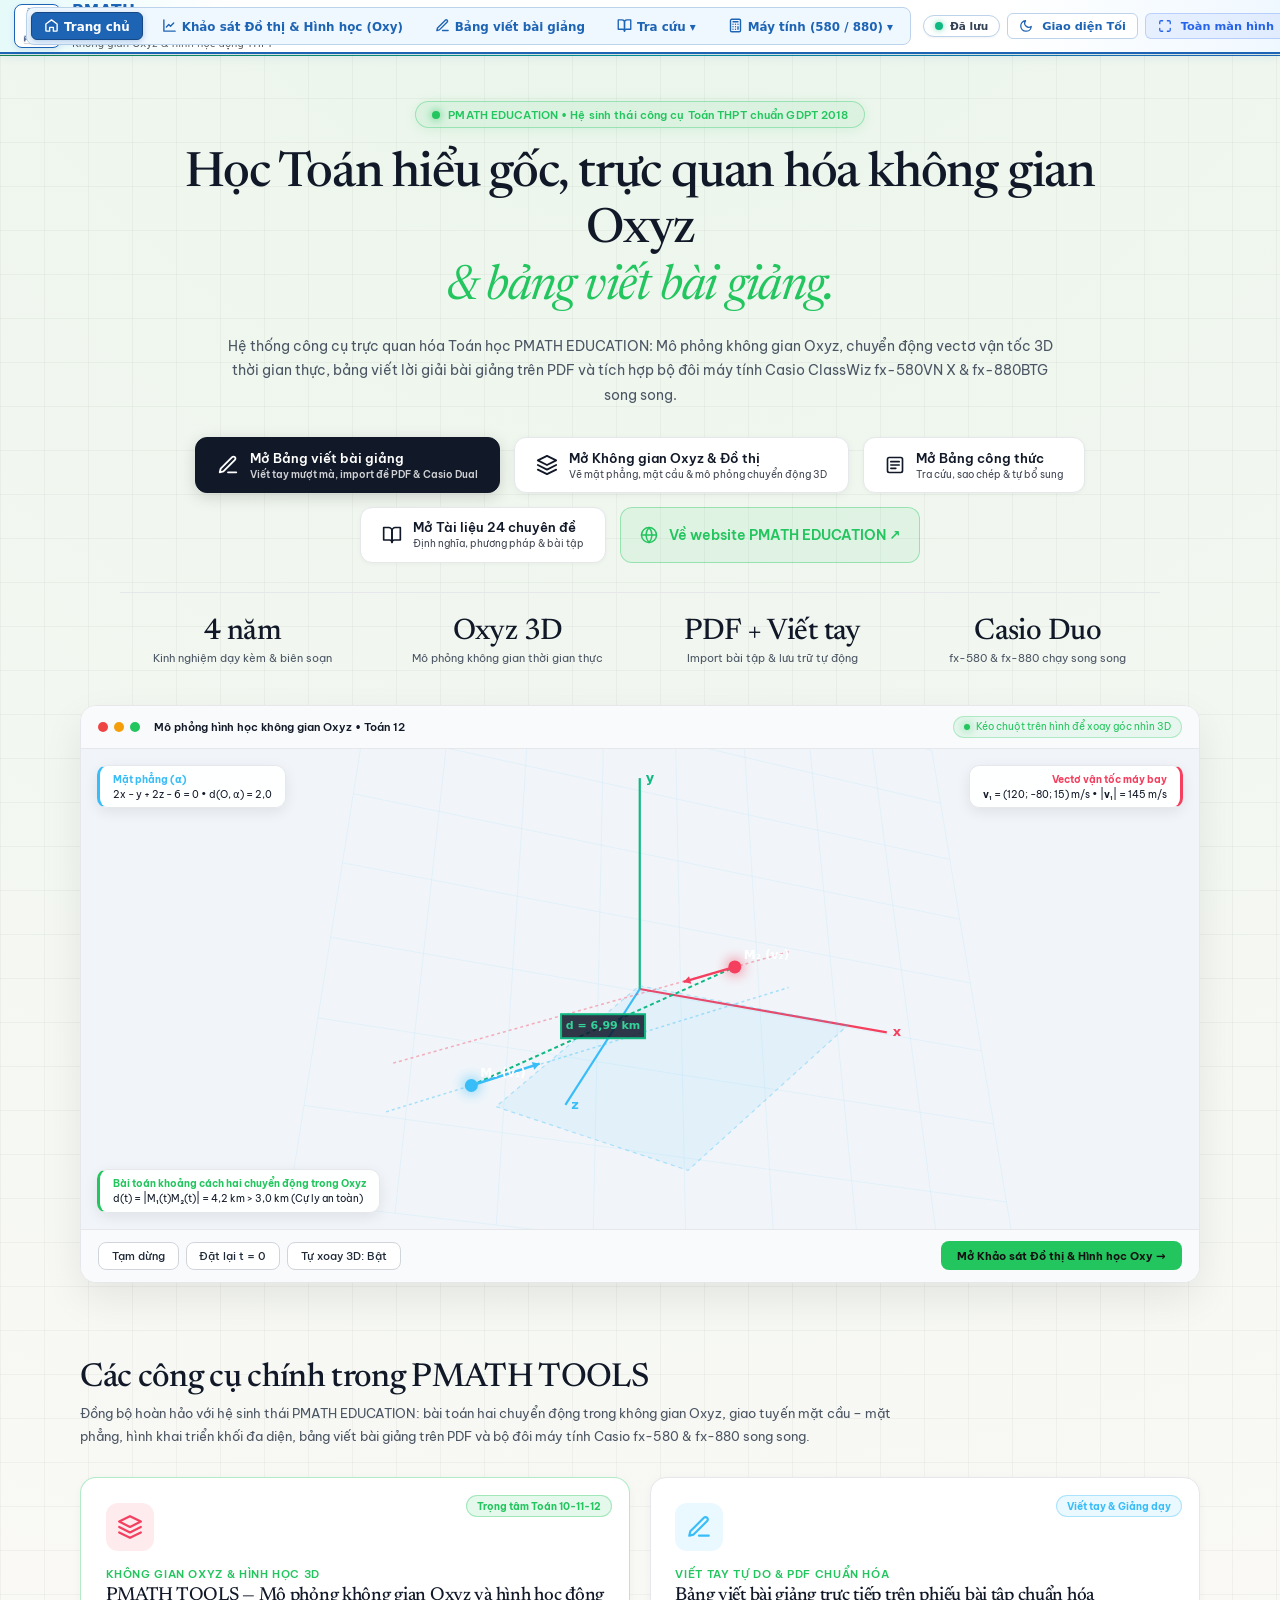
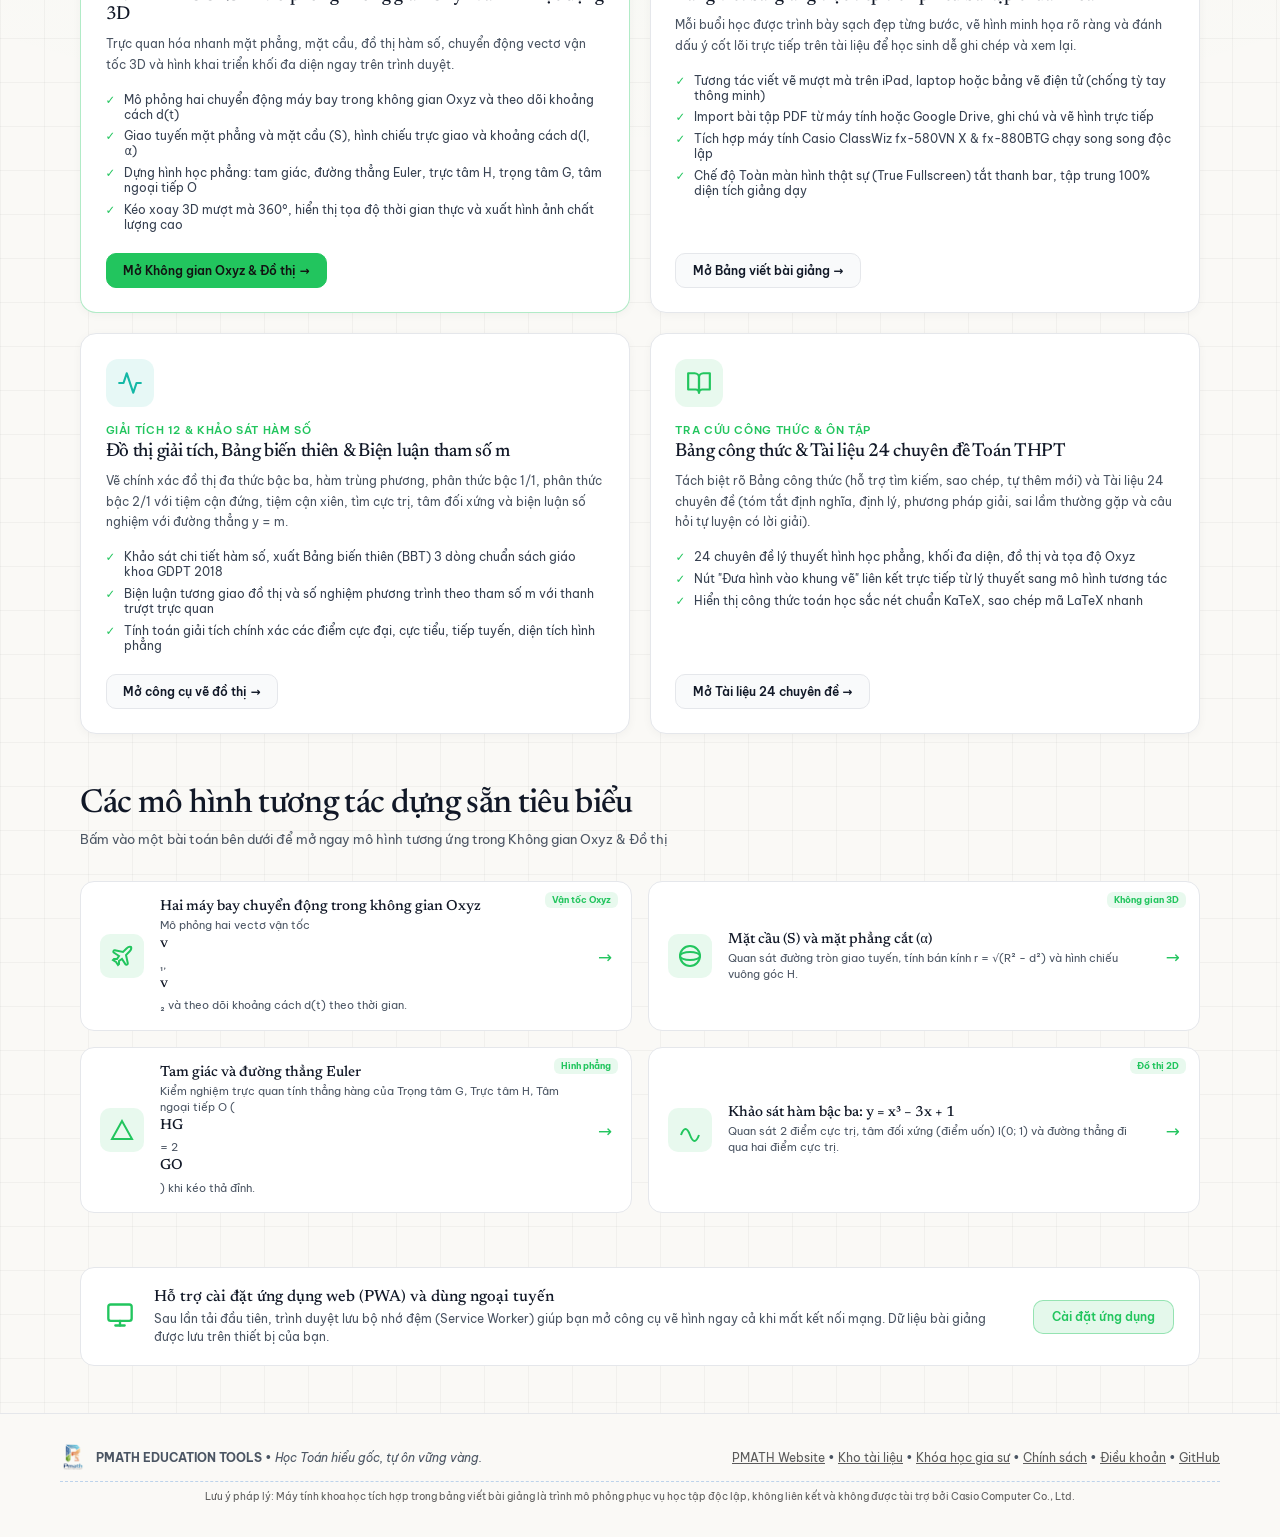
<file: index.html>
<!DOCTYPE html>
<html lang="vi" data-theme="light">
<head>
  <meta charset="UTF-8" />
  <meta name="viewport" content="width=device-width, initial-scale=1.0, viewport-fit=cover" />
  <meta name="theme-color" content="#1e64b4" />
  <meta name="apple-mobile-web-app-capable" content="yes" />
  <meta name="apple-mobile-web-app-status-bar-style" content="default" />
  <meta name="description" content="PMATH EDUCATION TOOLS — Công cụ trực quan hóa Không gian Oxyz, Mô phỏng Vectơ Vận Tốc 3D, Hình học động 2D/3D & Sổ tay Toán THPT chương trình GDPT 2018" />
  <link rel="icon" type="image/png" href="./favicon.png" />
  <link rel="manifest" href="./manifest.json" />
  <title>PMATH EDUCATION TOOLS — Không Gian Oxyz, Vectơ Vận Tốc 3D &amp; Hình Học Động THPT</title>
  <!-- Google Fonts: Newsreader (Editorial Serif) & Be Vietnam Pro (Clean Sans) synchronous with PMATH Website -->
  <link rel="preconnect" href="https://fonts.googleapis.com">
  <link rel="preconnect" href="https://fonts.gstatic.com" crossorigin>
  <link href="https://fonts.googleapis.com/css2?family=Be+Vietnam+Pro:wght@400;500;600;700&family=Newsreader:ital,opsz,wght@0,6..72,400..700;1,6..72,400..600&display=swap" rel="stylesheet">
  <!-- Google Identity Services (GIS) for Google Drive Sync & Overwrite -->
  <script src="https://accounts.google.com/gsi/client" async defer></script>
  <!-- Core Styles & Fonts (AxMath + KaTeX + Times New Roman) -->
  <link rel="stylesheet" href="./assets/index-B5VXrJpN.css" />
  <!-- PMATH Education Signature Styles (Cache Busted v4.9) -->
  <link rel="stylesheet" href="./styles.css?v=4.9" />
  <script>
    try {
      if ('caches' in window) {
        caches.keys().then(function(keys) {
          keys.forEach(function(k) {
            if (k !== 'pmath-cache-v4.9') caches.delete(k);
          });
        });
      }
    } catch(e) {}
    if (!localStorage.getItem("lang")) {
      localStorage.setItem("lang", "vi");
    }
    try {
      if (localStorage.getItem("pmath_theme") === "dark") {
        document.documentElement.setAttribute("data-theme", "dark");
      }
    } catch (e) {}
  </script>
</head>
<body>
  <!-- ===================================================================== -->
  <!-- UNIFIED PMATH TOOLS TOP BAR (4 Mục Chính + Nút Sáng/Tối + Menu Phụ)     -->
  <!-- ===================================================================== -->
  <header class="pmath-global-bar" id="pmathGlobalBar">
    <div class="pmath-brand-left" id="pmathBrandHome" title="Về trang chủ PMATH TOOLS" style="cursor: pointer;">
      <div class="pmath-logo-box">
        <img src="./pmath-logo.png" alt="PMATH Logo" class="pmath-logo-img" />
      </div>
      <div class="pmath-brand-text">
        <div class="pmath-brand-row1">
          <span class="pmath-app-title">PMATH TOOLS</span>
        </div>
        <div class="pmath-brand-row2">
          <span>Không gian Oxyz &amp; hình học động THPT</span>
        </div>
      </div>
    </div>

    <!-- 4 Mục điều hướng chính, rõ thứ bậc -->
    <div class="pmath-global-nav" role="tablist" aria-label="Chế độ công cụ">
      <button class="pmath-nav-tab active" id="topSwitchToHomeBtn" title="Trang chủ giới thiệu &amp; chọn mô hình mẫu">
        <svg aria-hidden="true" width="15" height="15" viewBox="0 0 24 24" fill="none" stroke="currentColor" stroke-width="2.2" stroke-linecap="round" stroke-linejoin="round" style="vertical-align:-2px;margin-right:5px;"><path d="M3 9.5L12 3l9 6.5V20a1 1 0 0 1-1 1h-5v-6h-6v6H4a1 1 0 0 1-1-1V9.5z"/></svg>Trang chủ
      </button>
      <button class="pmath-nav-tab" id="topSwitchToGeoLabBtn" title="Khảo sát hàm số, vẽ đồ thị &amp; hình học phẳng chuẩn GDPT 2018">
        <svg aria-hidden="true" width="15" height="15" viewBox="0 0 24 24" fill="none" stroke="currentColor" stroke-width="2.2" stroke-linecap="round" stroke-linejoin="round" style="vertical-align:-2px;margin-right:5px;"><path d="M3 3v18h18"/><path d="M18.7 8l-5.1 5.2-2.8-2.7L7 14.3"/></svg>Khảo sát Đồ thị &amp; Hình học (Oxy)
      </button>
      <button class="pmath-nav-tab" id="topSwitchToNRBtn" title="Bảng viết bài giảng tự do, hình khai triển 3D &amp; máy tính khoa học">
        <svg aria-hidden="true" width="15" height="15" viewBox="0 0 24 24" fill="none" stroke="currentColor" stroke-width="2.2" stroke-linecap="round" stroke-linejoin="round" style="vertical-align:-2px;margin-right:5px;"><path d="M12 20h9"/><path d="M16.5 3.5a2.121 2.121 0 0 1 3 3L7 19l-4 1 1-4L16.5 3.5z"/></svg>Bảng viết bài giảng
      </button>

      <!-- Mục thứ 4: Tra cứu (Gộp Bảng công thức & 24 chuyên đề vào 1 menu thả xuống) -->
      <div class="top-dropdown-wrap" id="referenceDropdownWrap">
        <button type="button" class="pmath-nav-tab" id="topReferenceMenuBtn" aria-expanded="false" title="Tra cứu Bảng công thức &amp; Tài liệu 24 chuyên đề">
          <svg aria-hidden="true" width="15" height="15" viewBox="0 0 24 24" fill="none" stroke="currentColor" stroke-width="2.2" stroke-linecap="round" stroke-linejoin="round" style="vertical-align:-2px;margin-right:5px;"><path d="M2 3h6a4 4 0 0 1 4 4v14a3 3 0 0 0-3-3H2z"/><path d="M22 3h-6a4 4 0 0 0-4 4v14a3 3 0 0 1 3-3h7z"/></svg>Tra cứu ▾
        </button>
        <div class="top-dropdown-menu" id="referenceDropdownMenu" style="display: none;">
          <button type="button" class="top-dropdown-item" id="topOpenFormulaSheetBtn">
            <svg aria-hidden="true" width="15" height="15" viewBox="0 0 24 24" fill="none" stroke="currentColor" stroke-width="2"><rect x="3" y="3" width="18" height="18" rx="2"/><line x1="7" y1="8" x2="17" y2="8"/><line x1="7" y1="12" x2="17" y2="12"/><line x1="7" y1="16" x2="13" y2="16"/></svg>
            <div>
              <strong>Bảng công thức</strong>
              <small>Tìm kiếm, sao chép &amp; tự thêm công thức</small>
            </div>
          </button>
          <button type="button" class="top-dropdown-item" id="toggleKnowledgeBtn">
            <svg aria-hidden="true" width="15" height="15" viewBox="0 0 24 24" fill="none" stroke="currentColor" stroke-width="2"><path d="M2 3h6a4 4 0 0 1 4 4v14a3 3 0 0 0-3-3H2z"/><path d="M22 3h-6a4 4 0 0 0-4 4v14a3 3 0 0 1 3-3h7z"/></svg>
            <div>
              <strong>Tài liệu 24 chuyên đề</strong>
              <small>Định nghĩa, định lý, phương pháp giải &amp; bài tập</small>
            </div>
          </button>
        </div>
      </div>

      <!-- Mục thứ 5: Máy tính (580 & 880) -->
      <div class="top-dropdown-wrap" id="calculatorDropdownWrap">
        <button type="button" class="pmath-nav-tab" id="topCalculatorMenuBtn" aria-expanded="false" title="Máy tính khoa học THPT fx-580 &amp; fx-880">
          <svg aria-hidden="true" width="15" height="15" viewBox="0 0 24 24" fill="none" stroke="currentColor" stroke-width="2.2" stroke-linecap="round" stroke-linejoin="round" style="vertical-align:-2px;margin-right:5px;"><rect x="4" y="2" width="16" height="20" rx="2"/><line x1="8" y1="6" x2="16" y2="6"/><line x1="16" y1="14" x2="16" y2="18"/><path d="M8 10h.01M12 10h.01M16 10h.01M8 14h.01M12 14h.01M8 18h.01M12 18h.01"/></svg>Máy tính (580 / 880) ▾
        </button>
        <div class="top-dropdown-menu" id="calculatorDropdownMenu" style="display: none;">
          <button type="button" class="top-dropdown-item" id="topOpenCalc580Btn">
            <svg aria-hidden="true" width="16" height="16" viewBox="0 0 24 24" fill="none" stroke="currentColor" stroke-width="2"><rect x="5" y="2" width="14" height="20" rx="2"/><line x1="8" y1="6" x2="16" y2="6"/><circle cx="8.5" cy="11.5" r="1"/><circle cx="12" cy="11.5" r="1"/><circle cx="15.5" cy="11.5" r="1"/><circle cx="8.5" cy="15.5" r="1"/><circle cx="12" cy="15.5" r="1"/><circle cx="15.5" cy="15.5" r="1"/></svg>
            <div>
              <strong>Mở máy tính fx-580 PRO</strong>
              <small>Bố cục bàn phím chuẩn ClassWiz fx-580VN X</small>
            </div>
          </button>
          <button type="button" class="top-dropdown-item" id="topOpenCalc880Btn">
            <svg aria-hidden="true" width="16" height="16" viewBox="0 0 24 24" fill="none" stroke="currentColor" stroke-width="2"><rect x="5" y="2" width="14" height="20" rx="2"/><circle cx="12" cy="6" r="2"/><circle cx="8" cy="11" r="1"/><circle cx="12" cy="11" r="1.5"/><circle cx="16" cy="11" r="1"/><circle cx="8" cy="15" r="1"/><circle cx="12" cy="15" r="1"/><rect x="15" y="14" width="2" height="4" rx="0.5"/></svg>
            <div>
              <strong>Mở máy tính fx-880 ULTRA</strong>
              <small>Bố cục bàn phím thế hệ mới CW (Home/OK/Catalog/EXE)</small>
            </div>
          </button>
          <div style="height:1px; background:var(--border-color); margin:4px 0;"></div>
          <button type="button" class="top-dropdown-item" id="topOpenDualCalcsBtn" style="color:var(--defcolor); font-weight:700;">
            <svg aria-hidden="true" width="16" height="16" viewBox="0 0 24 24" fill="none" stroke="currentColor" stroke-width="2"><rect x="2" y="4" width="9" height="16" rx="1.5"/><rect x="13" y="4" width="9" height="16" rx="1.5"/></svg>
            <div>
              <strong>Mở song song cả 2 máy (580 &amp; 880)</strong>
              <small>Đặt 2 máy cạnh nhau để so sánh thao tác giảng dạy</small>
            </div>
          </button>
        </div>
      </div>
    </div>

    <div class="pmath-global-actions">
      <!-- Google Drive Active File Sync & Quick Overwrite Pill -->
      <div class="drive-sync-pill" id="driveSyncPill" style="display:none;" title="Tệp PDF Google Drive đang mở (Bấm để xem chi tiết &amp; cập nhật)">
        <span class="drive-pill-icon">🔺</span>
        <span class="drive-pill-text" id="drivePillFileName">Google Drive</span>
        <button type="button" class="btn-drive-update" id="btnDriveSyncUpdate" title="Ghi đè bản mới lên Google Drive nếu liên kết cho phép chỉnh sửa">
          🔄 Ghi đè Drive
        </button>
        <button type="button" class="btn-drive-close" id="btnDriveSyncClose" title="Đóng liên kết Google Drive">✕</button>
      </div>

      <!-- Nút Lưu bài & Cảnh báo trạng thái trước khi thoát (Bấm để lưu thủ công) -->
      <button type="button" class="top-autosave-pill saved" id="topAutoSavePill" title="Trạng thái lưu bài giảng & hình vẽ (Bấm vào đây hoặc nhấn Ctrl+S để lưu trước khi tắt)">
        <span class="autosave-dot" id="topAutoSaveDot"></span>
        <span class="autosave-label" id="topAutoSaveLabel">Đã lưu</span>
      </button>

      <!-- Nút đổi giao diện Sáng / Tối đặt ngay vị trí dễ bấm nhất -->
      <button class="btn-top-action theme-action-btn" id="themeToggleBtn" title="Đổi giao diện Sáng / Tối">
        <svg aria-hidden="true" width="14" height="14" viewBox="0 0 24 24" fill="none" stroke="currentColor" stroke-width="2.2" stroke-linecap="round" stroke-linejoin="round" style="vertical-align:-2px;margin-right:4px;"><path d="M21 12.79A9 9 0 1 1 11.21 3 7 7 0 0 0 21 12.79z"/></svg><span id="themeToggleLabel">Giao diện Tối</span>
      </button>

      <!-- Nút Toàn màn hình thật sự (Ẩn toàn bộ thanh trên, gom tính năng về 1 phía để tối đa không gian viết & dạy học) -->
      <button type="button" class="btn-top-action fullscreen-action-btn" id="topFullScreenBtn" title="Toàn màn hình thật sự (F11 - Tắt thanh trên &amp; gom tính năng về 1 phía)">
        <svg aria-hidden="true" width="14" height="14" viewBox="0 0 24 24" fill="none" stroke="currentColor" stroke-width="2.2" stroke-linecap="round" stroke-linejoin="round" style="vertical-align:-2px;margin-right:4px;"><path d="M8 3H5a2 2 0 0 0-2 2v3m18 0V5a2 2 0 0 0-2-2h-3m0 18h3a2 2 0 0 0 2-2v-3M3 16v3a2 2 0 0 0 2 2h3"/></svg><span id="topFullScreenLabel">Toàn màn hình</span>
      </button>

      <!-- Menu Tệp & Tùy chọn (Gom Sao lưu .json, Chống tỳ tay iPad, Phím tắt và Trạng thái lưu) -->
      <div class="top-dropdown-wrap" id="moreOptionsDropdownWrap">
        <button type="button" class="btn-top-action" id="topMoreOptionsBtn" aria-expanded="false" title="Sao lưu tệp .json, chế độ bút iPad &amp; phím tắt">
          <svg aria-hidden="true" width="14" height="14" viewBox="0 0 24 24" fill="none" stroke="currentColor" stroke-width="2.2" stroke-linecap="round" stroke-linejoin="round" style="vertical-align:-2px;margin-right:4px;"><circle cx="12" cy="12" r="3"/><path d="M19.4 15a1.65 1.65 0 0 0 .33 1.82l.06.06a2 2 0 0 1-2.83 2.83l-.06-.06a1.65 1.65 0 0 0-1.82-.33 1.65 1.65 0 0 0-1 1.51V21a2 2 0 0 1-4 0v-.09A1.65 1.65 0 0 0 9 19.4a1.65 1.65 0 0 0-1.82.33l-.06.06a2 2 0 0 1-2.83-2.83l.06-.06a1.65 1.65 0 0 0 .33-1.82 1.65 1.65 0 0 0-1.51-1H3a2 2 0 0 1 0-4h.09A1.65 1.65 0 0 0 4.6 9a1.65 1.65 0 0 0-.33-1.82l-.06-.06a2 2 0 0 1 2.83-2.83l.06.06a1.65 1.65 0 0 0 1.82.33H9a1.65 1.65 0 0 0 1-1.51V3a2 2 0 0 1 4 0v.09a1.65 1.65 0 0 0 1 1.51 1.65 1.65 0 0 0 1.82-.33l.06-.06a2 2 0 0 1 2.83 2.83l-.06.06a1.65 1.65 0 0 0-.33 1.82V9a1.65 1.65 0 0 0 1.51 1H21a2 2 0 0 1 0 4h-.09a1.65 1.65 0 0 0-1.51 1z"/></svg>Tệp &amp; Tùy chọn ▾
        </button>
        <div class="top-dropdown-menu right top-dropdown-right" id="moreOptionsDropdownMenu" style="display: none;">
          <div class="top-dropdown-status" id="autoSaveBadge">
            <span class="autosave-indicator"></span>
            <span id="autoSaveText">Đã lưu vào trình duyệt</span>
          </div>
          <button type="button" class="top-dropdown-item" id="openStorageLocationBtn">
            <svg aria-hidden="true" width="15" height="15" viewBox="0 0 24 24" fill="none" stroke="currentColor" stroke-width="2"><path d="M21 15v4a2 2 0 0 1-2 2H5a2 2 0 0 1-2-2v-4"/><polyline points="7 10 12 15 17 10"/><line x1="12" y1="15" x2="12" y2="3"/></svg>
            <div>
              <strong>Sao lưu &amp; khôi phục tệp (.json)</strong>
              <small>Xuất bài vẽ ra máy hoặc mở tệp đã lưu</small>
            </div>
          </button>
          <button type="button" class="top-dropdown-item" id="topImportPdfBtn">
            <svg aria-hidden="true" width="15" height="15" viewBox="0 0 24 24" fill="none" stroke="currentColor" stroke-width="2"><path d="M14 2H6a2 2 0 0 0-2 2v16a2 2 0 0 0 2 2h12a2 2 0 0 0 2-2V8z"/><polyline points="14 2 14 8 20 8"/><line x1="16" y1="13" x2="8" y2="13"/><line x1="16" y1="17" x2="8" y2="17"/><polyline points="10 9 9 9 8 9"/></svg>
            <div>
              <strong>Nạp tài liệu PDF từ máy tính</strong>
              <small>Tải đề thi, giáo án, sách bài tập PDF từ máy vào Bảng viết</small>
            </div>
          </button>
          <button type="button" class="top-dropdown-item" id="topOpenDrivePdfBtn">
            <svg aria-hidden="true" width="15" height="15" viewBox="0 0 24 24" fill="none" stroke="currentColor" stroke-width="2"><path d="M12 2L2 7l10 5 10-5-10-5z"/><path d="M2 17l10 5 10-5"/><path d="M2 12l10 5 10-5"/></svg>
            <div>
              <strong>Tải PDF từ liên kết Google Drive</strong>
              <small>Nạp từ link Google Drive, giải toán &amp; ghi đè bản mới</small>
            </div>
          </button>
          <button type="button" class="top-dropdown-item" id="togglePencilGuardBtn">
            <svg aria-hidden="true" width="15" height="15" viewBox="0 0 24 24" fill="none" stroke="currentColor" stroke-width="2"><path d="M12 19l7-7 3 3-7 7-3-3z"/><path d="M18 13l-1.5-7.5L2 2l3.5 14.5L13 18l5-5z"/></svg>
            <div>
              <strong id="pencilGuardMenuTitle">Chống tỳ tay khi viết bút: Đang bật</strong>
              <small>Khóa bôi đen chữ khi viết bằng bút cảm ứng trên iPad</small>
            </div>
          </button>
          <button type="button" class="top-dropdown-item" id="openShortcutsBtn">
            <svg aria-hidden="true" width="15" height="15" viewBox="0 0 24 24" fill="none" stroke="currentColor" stroke-width="2"><rect x="2" y="4" width="20" height="16" rx="2"/><line x1="6" y1="8" x2="6" y2="8"/><line x1="10" y1="8" x2="10" y2="8"/><line x1="14" y1="8" x2="14" y2="8"/><line x1="18" y1="8" x2="18" y2="8"/><line x1="6" y1="16" x2="18" y2="16"/></svg>
            <div>
              <strong>Bảng phím tắt</strong>
              <small>Xem phím tắt theo từng chế độ làm việc</small>
            </div>
          </button>
        </div>
      </div>
    </div>
  </header>

  <!-- ===================================================================== -->
  <!-- VIEW 0: PMATH HOME (TRANG CHỦ GIỚI THIỆU TÍNH NĂNG & CHỌN MẪU)        -->
  <!-- ===================================================================== -->
    <div id="homeView" class="pmath-home-view">
    <!-- HERO SECTION (PMATH EDITORIAL BRANDING) -->
    <section class="home-hero-section">
      <div class="bioforge-badge pmath-pill-badge">
        <span class="bioforge-badge-dot pmath-pulse-dot"></span>
        <span class="bioforge-badge-text">PMATH EDUCATION • Hệ sinh thái công cụ Toán THPT chuẩn GDPT 2018</span>
      </div>

      <h1 class="bioforge-hero-title pmath-hero-title">
        Học Toán hiểu gốc, trực quan hóa không gian Oxyz<br />
        <span class="pmath-title-italic">&amp; bảng viết bài giảng.</span>
      </h1>

      <p class="bioforge-hero-desc pmath-hero-desc">
        Hệ thống công cụ trực quan hóa Toán học PMATH EDUCATION: Mô phỏng không gian Oxyz, chuyển động vectơ vận tốc 3D thời gian thực, bảng viết lời giải bài giảng trên PDF và tích hợp bộ đôi máy tính Casio ClassWiz fx-580VN X &amp; fx-880BTG song song.
      </p>

      <!-- Primary Action Buttons -->
      <div class="bioforge-hero-actions pmath-hero-actions">
        <button type="button" class="bioforge-btn-primary" id="heroBtnOpenNR">
          <span class="bioforge-btn-icon" aria-hidden="true">
            <svg width="22" height="22" viewBox="0 0 24 24" fill="none" stroke="currentColor" stroke-width="2" stroke-linecap="round" stroke-linejoin="round"><path d="M12 20h9"/><path d="M16.5 3.5a2.121 2.121 0 0 1 3 3L7 19l-4 1 1-4L16.5 3.5z"/></svg>
          </span>
          <div class="bioforge-btn-text">
            <strong>Mở Bảng viết bài giảng</strong>
            <small>Viết tay mượt mà, import đề PDF &amp; Casio Dual</small>
          </div>
        </button>

        <button type="button" class="bioforge-btn-secondary" id="heroBtnOpenStudio">
          <span class="bioforge-btn-icon" aria-hidden="true">
            <svg width="22" height="22" viewBox="0 0 24 24" fill="none" stroke="currentColor" stroke-width="2" stroke-linecap="round" stroke-linejoin="round"><path d="M12 2L2 7l10 5 10-5-10-5z"/><path d="M2 17l10 5 10-5"/><path d="M2 12l10 5 10-5"/></svg>
          </span>
          <div class="bioforge-btn-text">
            <strong>Mở Không gian Oxyz &amp; Đồ thị</strong>
            <small>Vẽ mặt phẳng, mặt cầu &amp; mô phỏng chuyển động 3D</small>
          </div>
        </button>

        <button type="button" class="bioforge-btn-outline" id="heroBtnOpenFormulas">
          <span class="bioforge-btn-icon" aria-hidden="true">
            <svg width="20" height="20" viewBox="0 0 24 24" fill="none" stroke="currentColor" stroke-width="2" stroke-linecap="round" stroke-linejoin="round"><rect x="3" y="3" width="18" height="18" rx="2"/><line x1="7" y1="8" x2="17" y2="8"/><line x1="7" y1="12" x2="17" y2="12"/><line x1="7" y1="16" x2="13" y2="16"/></svg>
          </span>
          <div class="bioforge-btn-text">
            <strong>Mở Bảng công thức</strong>
            <small>Tra cứu, sao chép &amp; tự bổ sung</small>
          </div>
        </button>

        <button type="button" class="bioforge-btn-outline" id="heroBtnOpenKnowledge">
          <span class="bioforge-btn-icon" aria-hidden="true">
            <svg width="20" height="20" viewBox="0 0 24 24" fill="none" stroke="currentColor" stroke-width="2" stroke-linecap="round" stroke-linejoin="round"><path d="M2 3h6a4 4 0 0 1 4 4v14a3 3 0 0 0-3-3H2z"/><path d="M22 3h-6a4 4 0 0 0-4 4v14a3 3 0 0 1 3-3h7z"/></svg>
          </span>
          <div class="bioforge-btn-text">
            <strong>Mở Tài liệu 24 chuyên đề</strong>
            <small>Định nghĩa, phương pháp &amp; bài tập</small>
          </div>
        </button>

        <a href="https://pmath-website.vercel.app/" target="_blank" rel="noopener noreferrer" class="pmath-hero-btn-site" title="Xem website chính thức PMATH EDUCATION">
          <svg width="18" height="18" viewBox="0 0 24 24" fill="none" stroke="currentColor" stroke-width="2" stroke-linecap="round" stroke-linejoin="round"><circle cx="12" cy="12" r="10"/><line x1="2" y1="12" x2="22" y2="12"/><path d="M12 2a15.3 15.3 0 0 1 4 10 15.3 15.3 0 0 1-4 10 15.3 15.3 0 0 1-4-10 15.3 15.3 0 0 1 4-10z"/></svg>
          <span>Về website PMATH EDUCATION ↗</span>
        </a>
      </div>

      <!-- METRICS STRIP (ĐỒNG BỘ VỚI PMATH WEBSITE DL GRID) -->
      <div class="pmath-metrics-grid bioforge-metrics-strip">
        <div class="pmath-metric-item bioforge-metric-item">
          <strong class="pmath-metric-val">4 năm</strong>
          <span class="pmath-metric-lbl">Kinh nghiệm dạy kèm &amp; biên soạn</span>
        </div>
        <div class="pmath-metric-item bioforge-metric-item">
          <strong class="pmath-metric-val">Oxyz 3D</strong>
          <span class="pmath-metric-lbl">Mô phỏng không gian thời gian thực</span>
        </div>
        <div class="pmath-metric-item bioforge-metric-item">
          <strong class="pmath-metric-val">PDF + Viết tay</strong>
          <span class="pmath-metric-lbl">Import bài tập &amp; lưu trữ tự động</span>
        </div>
        <div class="pmath-metric-item bioforge-metric-item">
          <strong class="pmath-metric-val">Casio Duo</strong>
          <span class="pmath-metric-lbl">fx-580 &amp; fx-880 chạy song song</span>
        </div>
      </div>

      <!-- CENTERPIECE: INTERACTIVE 3D MATH CONSOLE -->
      <div class="bioforge-console-card">
        <div class="console-telemetry-header">
          <div class="console-dots">
            <span class="console-dot red"></span>
            <span class="console-dot yellow"></span>
            <span class="console-dot green"></span>
            <span style="margin-left: 8px;">Mô phỏng hình học không gian Oxyz • Toán 12</span>
          </div>
          <div class="console-status-pill">
            <span class="bioforge-badge-dot pmath-pulse-dot" style="width:6px; height:6px;"></span>
            <span>Kéo chuột trên hình để xoay góc nhìn 3D</span>
          </div>
        </div>

        <div class="console-canvas-wrap">
          <!-- Floating Telemetry Chips -->
          <div class="console-telemetry-chip left">
            <strong class="console-telemetry-title" style="color: #38bdf8;">Mặt phẳng (α)</strong>
            <span>2x − y + 2z − 6 = 0 • d(O, α) = 2,0</span>
          </div>

          <div class="console-telemetry-chip right">
            <strong class="console-telemetry-title" style="color: #f43f5e;">Vectơ vận tốc máy bay</strong>
            <span><span style="font-weight: 700;">v</span>₁ = (120; −80; 15) m/s • |<span style="font-weight: 700;">v</span>₁| = 145 m/s</span>
          </div>

          <div class="console-telemetry-chip bottom">
            <strong class="console-telemetry-title" style="color: #22c55e;">Bài toán khoảng cách hai chuyển động trong Oxyz</strong>
            <span>d(t) = |M₁(t)M₂(t)| = 4,2 km &gt; 3,0 km (Cự ly an toàn)</span>
          </div>

          <canvas id="hero3dCanvas"></canvas>
        </div>

        <div class="console-footer-bar">
          <div class="console-controls-group">
            <button type="button" class="btn-console-tool" id="heroPlay3dBtn" title="Chạy hoặc tạm dừng mô phỏng">
              Tạm dừng
            </button>
            <button type="button" class="btn-console-tool" id="heroReset3dBtn" title="Đặt lại thời gian về t = 0">
              Đặt lại t = 0
            </button>
            <button type="button" class="btn-console-tool" id="heroRotate3dBtn" title="Bật hoặc tắt tự động xoay 3D">
              Tự xoay 3D: Bật
            </button>
          </div>
          <button type="button" class="btn-console-launch" id="heroLaunchStudioBtn">
            Mở Khảo sát Đồ thị &amp; Hình học Oxy →
          </button>
        </div>
      </div>
    </section>

    <!-- Core Modules Bento Grid Showcase -->
    <section class="home-modules-section">
      <div class="home-section-header">
        <h2 class="home-section-title">Các công cụ chính trong PMATH TOOLS</h2>
        <p class="home-section-subtitle">Đồng bộ hoàn hảo với hệ sinh thái PMATH EDUCATION: bài toán hai chuyển động trong không gian Oxyz, giao tuyến mặt cầu – mặt phẳng, hình khai triển khối đa diện, bảng viết bài giảng trên PDF và bộ đôi máy tính Casio fx-580 &amp; fx-880 song song.</p>
      </div>

      <div class="bioforge-bento-grid">
        <!-- Module Bento 1: Khảo sát đồ thị & Hình học Oxy -->
        <div class="bento-card highlight">
          <div class="card-badge-top">Trọng tâm Toán 10-11-12</div>
          <div class="bento-icon-wrap red" aria-hidden="true">
            <svg width="26" height="26" viewBox="0 0 24 24" fill="none" stroke="currentColor" stroke-width="2" stroke-linecap="round" stroke-linejoin="round"><path d="M12 2L2 7l10 5 10-5-10-5z"/><path d="M2 17l10 5 10-5"/><path d="M2 12l10 5 10-5"/></svg>
          </div>
          <span class="card-category">Không gian Oxyz &amp; Hình học 3D</span>
          <h3 class="card-title">PMATH TOOLS — Mô phỏng không gian Oxyz và hình học động 3D</h3>
          <p class="card-desc">
            Trực quan hóa nhanh mặt phẳng, mặt cầu, đồ thị hàm số, chuyển động vectơ vận tốc 3D và hình khai triển khối đa diện ngay trên trình duyệt.
          </p>
          <ul class="card-feature-list">
            <li>Mô phỏng hai chuyển động máy bay trong không gian Oxyz và theo dõi khoảng cách d(t)</li>
            <li>Giao tuyến mặt phẳng và mặt cầu (S), hình chiếu trực giao và khoảng cách d(I, α)</li>
            <li>Dựng hình học phẳng: tam giác, đường thẳng Euler, trực tâm H, trọng tâm G, tâm ngoại tiếp O</li>
            <li>Kéo xoay 3D mượt mà 360°, hiển thị tọa độ thời gian thực và xuất hình ảnh chất lượng cao</li>
          </ul>
          <button type="button" class="btn-card-action primary" id="cardBtnStudio">Mở Không gian Oxyz &amp; Đồ thị →</button>
        </div>

        <!-- Module Bento 2: Bảng viết bài giảng & hình khai triển 3D -->
        <div class="bento-card">
          <div class="card-badge-top" style="color: #38bdf8; border-color: rgba(56, 189, 248, 0.35); background: rgba(56, 189, 248, 0.1);">Viết tay &amp; Giảng dạy</div>
          <div class="bento-icon-wrap blue" aria-hidden="true">
            <svg width="26" height="26" viewBox="0 0 24 24" fill="none" stroke="currentColor" stroke-width="2" stroke-linecap="round" stroke-linejoin="round"><path d="M12 20h9"/><path d="M16.5 3.5a2.121 2.121 0 0 1 3 3L7 19l-4 1 1-4L16.5 3.5z"/></svg>
          </div>
          <span class="card-category">Viết tay tự do &amp; PDF chuẩn hóa</span>
          <h3 class="card-title">Bảng viết bài giảng trực tiếp trên phiếu bài tập chuẩn hóa</h3>
          <p class="card-desc">
            Mỗi buổi học được trình bày sạch đẹp từng bước, vẽ hình minh họa rõ ràng và đánh dấu ý cốt lõi trực tiếp trên tài liệu để học sinh dễ ghi chép và xem lại.
          </p>
          <ul class="card-feature-list">
            <li>Tương tác viết vẽ mượt mà trên iPad, laptop hoặc bảng vẽ điện tử (chống tỳ tay thông minh)</li>
            <li>Import bài tập PDF từ máy tính hoặc Google Drive, ghi chú và vẽ hình trực tiếp</li>
            <li>Tích hợp máy tính Casio ClassWiz fx-580VN X &amp; fx-880BTG chạy song song độc lập</li>
            <li>Chế độ Toàn màn hình thật sự (True Fullscreen) tắt thanh bar, tập trung 100% diện tích giảng dạy</li>
          </ul>
          <button type="button" class="btn-card-action" id="cardBtnNR">Mở Bảng viết bài giảng →</button>
        </div>

        <!-- Module Bento 3: Khảo sát đồ thị hàm số -->
        <div class="bento-card">
          <div class="bento-icon-wrap teal" aria-hidden="true">
            <svg width="26" height="26" viewBox="0 0 24 24" fill="none" stroke="currentColor" stroke-width="2" stroke-linecap="round" stroke-linejoin="round"><polyline points="22 12 18 12 15 21 9 3 6 12 2 12"/></svg>
          </div>
          <span class="card-category">Giải tích 12 &amp; Khảo sát hàm số</span>
          <h3 class="card-title">Đồ thị giải tích, Bảng biến thiên &amp; Biện luận tham số m</h3>
          <p class="card-desc">
            Vẽ chính xác đồ thị đa thức bậc ba, hàm trùng phương, phân thức bậc 1/1, phân thức bậc 2/1 với tiệm cận đứng, tiệm cận xiên, tìm cực trị, tâm đối xứng và biện luận số nghiệm với đường thẳng y = m.
          </p>
          <ul class="card-feature-list">
            <li>Khảo sát chi tiết hàm số, xuất Bảng biến thiên (BBT) 3 dòng chuẩn sách giáo khoa GDPT 2018</li>
            <li>Biện luận tương giao đồ thị và số nghiệm phương trình theo tham số m với thanh trượt trực quan</li>
            <li>Tính toán giải tích chính xác các điểm cực đại, cực tiểu, tiếp tuyến, diện tích hình phẳng</li>
          </ul>
          <button type="button" class="btn-card-action" id="cardBtnGraph">Mở công cụ vẽ đồ thị →</button>
        </div>

        <!-- Module Bento 4: Bảng công thức & Tài liệu 24 chuyên đề -->
        <div class="bento-card">
          <div class="bento-icon-wrap green" aria-hidden="true">
            <svg width="26" height="26" viewBox="0 0 24 24" fill="none" stroke="currentColor" stroke-width="2" stroke-linecap="round" stroke-linejoin="round"><path d="M2 3h6a4 4 0 0 1 4 4v14a3 3 0 0 0-3-3H2z"/><path d="M22 3h-6a4 4 0 0 0-4 4v14a3 3 0 0 1 3-3h7z"/></svg>
          </div>
          <span class="card-category">Tra cứu công thức &amp; Ôn tập</span>
          <h3 class="card-title">Bảng công thức &amp; Tài liệu 24 chuyên đề Toán THPT</h3>
          <p class="card-desc">
            Tách biệt rõ Bảng công thức (hỗ trợ tìm kiếm, sao chép, tự thêm mới) và Tài liệu 24 chuyên đề (tóm tắt định nghĩa, định lý, phương pháp giải, sai lầm thường gặp và câu hỏi tự luyện có lời giải).
          </p>
          <ul class="card-feature-list">
            <li>24 chuyên đề lý thuyết hình học phẳng, khối đa diện, đồ thị và tọa độ Oxyz</li>
            <li>Nút "Đưa hình vào khung vẽ" liên kết trực tiếp từ lý thuyết sang mô hình tương tác</li>
            <li>Hiển thị công thức toán học sắc nét chuẩn KaTeX, sao chép mã LaTeX nhanh</li>
          </ul>
          <button type="button" class="btn-card-action" id="cardBtnKnowledge">Mở Tài liệu 24 chuyên đề →</button>
        </div>
      </div>
    </section>

    <!-- Quick Presets Demo Launch Section -->
    <section class="home-presets-section">
      <div class="home-section-header">
        <h2 class="home-section-title">Các mô hình tương tác dựng sẵn tiêu biểu</h2>
        <p class="home-section-subtitle">Bấm vào một bài toán bên dưới để mở ngay mô hình tương ứng trong Không gian Oxyz &amp; Đồ thị</p>
      </div>

      <div class="home-presets-grid">
        <div class="bioforge-preset-card" id="presetLaunchAirplanes">
          <div class="preset-badge">Vận tốc Oxyz</div>
          <div class="preset-icon" aria-hidden="true">
            <svg width="24" height="24" viewBox="0 0 24 24" fill="none" stroke="currentColor" stroke-width="2"><path d="M17.8 19.2L16 11l3.5-3.5C21 6 21.5 4 21 3c-1-.5-3 0-4.5 1.5L13 8 4.8 6.2c-.5-.1-.9.1-1.1.5l-.3.5c-.2.5-.1 1 .3 1.3L9 12l-2 3H4l-1 1 3 2 2 3 1-1v-3l3-2 3.5 5.3c.3.4.8.5 1.3.3l.5-.2c.4-.3.6-.7.5-1.2z"/></svg>
          </div>
          <div class="preset-info">
            <strong>Hai máy bay chuyển động trong không gian Oxyz</strong>
            <p>Mô phỏng hai vectơ vận tốc <strong>v</strong>₁, <strong>v</strong>₂ và theo dõi khoảng cách d(t) theo thời gian.</p>
          </div>
          <span class="preset-arrow">→</span>
        </div>

        <div class="bioforge-preset-card" id="presetLaunchSpherePlane">
          <div class="preset-badge">Không gian 3D</div>
          <div class="preset-icon" aria-hidden="true">
            <svg width="24" height="24" viewBox="0 0 24 24" fill="none" stroke="currentColor" stroke-width="2"><circle cx="12" cy="12" r="10"/><ellipse cx="12" cy="12" rx="10" ry="4"/></svg>
          </div>
          <div class="preset-info">
            <strong>Mặt cầu (S) và mặt phẳng cắt (α)</strong>
            <p>Quan sát đường tròn giao tuyến, tính bán kính r = √(R² − d²) và hình chiếu vuông góc H.</p>
          </div>
          <span class="preset-arrow">→</span>
        </div>

        <div class="bioforge-preset-card" id="presetLaunchEuler">
          <div class="preset-badge">Hình phẳng</div>
          <div class="preset-icon" aria-hidden="true">
            <svg width="24" height="24" viewBox="0 0 24 24" fill="none" stroke="currentColor" stroke-width="2"><polygon points="12 3 2 21 22 21"/></svg>
          </div>
          <div class="preset-info">
            <strong>Tam giác và đường thẳng Euler</strong>
            <p>Kiểm nghiệm trực quan tính thẳng hàng của Trọng tâm G, Trực tâm H, Tâm ngoại tiếp O (<strong>HG</strong> = 2<strong>GO</strong>) khi kéo thả đỉnh.</p>
          </div>
          <span class="preset-arrow">→</span>
        </div>

        <div class="bioforge-preset-card" id="presetLaunchCubic">
          <div class="preset-badge">Đồ thị 2D</div>
          <div class="preset-icon" aria-hidden="true">
            <svg width="24" height="24" viewBox="0 0 24 24" fill="none" stroke="currentColor" stroke-width="2"><path d="M3 17c3-8 6-8 9 0s6 8 9 0"/></svg>
          </div>
          <div class="preset-info">
            <strong>Khảo sát hàm bậc ba: y = x³ − 3x + 1</strong>
            <p>Quan sát 2 điểm cực trị, tâm đối xứng (điểm uốn) I(0; 1) và đường thẳng đi qua hai điểm cực trị.</p>
          </div>
          <span class="preset-arrow">→</span>
        </div>
      </div>
    </section>

    <!-- PWA & Offline Banner -->
    <section class="home-pwa-banner">
      <div class="bioforge-pwa-card">
        <span class="pwa-icon" aria-hidden="true">
          <svg width="28" height="28" viewBox="0 0 24 24" fill="none" stroke="currentColor" stroke-width="2" stroke-linecap="round" stroke-linejoin="round"><rect x="2" y="3" width="20" height="14" rx="2" ry="2"/><line x1="8" y1="21" x2="16" y2="21"/><line x1="12" y1="17" x2="12" y2="21"/></svg>
        </span>
        <div class="pwa-text">
          <h3>Hỗ trợ cài đặt ứng dụng web (PWA) và dùng ngoại tuyến</h3>
          <p>Sau lần tải đầu tiên, trình duyệt lưu bộ nhớ đệm (Service Worker) giúp bạn mở công cụ vẽ hình ngay cả khi mất kết nối mạng. Dữ liệu bài giảng được lưu trên thiết bị của bạn.</p>
        </div>
        <button type="button" class="btn-pwa-install" id="homeInstallPwaBtn">
          Cài đặt ứng dụng
        </button>
      </div>
    </section>

    <!-- Clean Signature Footer (PMATH EDUCATION) -->
    <footer class="home-signature-footer">
      <div class="home-footer-inner">
        <div class="home-footer-brand">
          <img src="./favicon.png" alt="" class="footer-logo" />
          <span><strong>PMATH EDUCATION TOOLS</strong> • <em>Học Toán hiểu gốc, tự ôn vững vàng.</em></span>
        </div>
        <div class="home-footer-links">
          <a href="https://pmath-website.vercel.app/" target="_blank" rel="noopener noreferrer" style="color:var(--text-muted); text-decoration:underline;">PMATH Website</a> •
          <a href="https://pmath-website.vercel.app/tai-lieu" target="_blank" rel="noopener noreferrer" style="color:var(--text-muted); text-decoration:underline;">Kho tài liệu</a> •
          <a href="https://pmath-website.vercel.app/#khoa-hoc" target="_blank" rel="noopener noreferrer" style="color:var(--text-muted); text-decoration:underline;">Khóa học gia sư</a> •
          <a href="./privacy.html" style="color:var(--text-muted); text-decoration:underline;">Chính sách</a> •
          <a href="./terms.html" style="color:var(--text-muted); text-decoration:underline;">Điều khoản</a> •
          <a href="https://github.com/phongdaohuy0905CSE/pmath-education-tools" target="_blank" rel="noopener noreferrer" style="color:var(--text-muted); text-decoration:underline;">GitHub</a>
        </div>
      </div>
      <div style="max-width:1160px; margin:0.8rem auto 0; padding-top:0.6rem; border-top:1px dashed var(--border-color); font-size:0.75rem; color:var(--text-muted); text-align:center;">
        Lưu ý pháp lý: Máy tính khoa học tích hợp trong bảng viết bài giảng là trình mô phỏng phục vụ học tập độc lập, không liên kết và không được tài trợ bởi Casio Computer Co., Ltd.
      </div>
    </footer>
  </div>

  <!-- VIEW 1: BẢNG VIẾT BÀI GIẢNG (VIẾT TAY TỰ DO, KHAI TRIỂN 3D, MÁY TÍNH) -->
  <!-- ===================================================================== -->
  <div id="root" class="pmath-board-root" style="display: none;"></div>

  <!-- ===================================================================== -->
  <!-- VIEW 2: KHÔNG GIAN OXYZ & ĐỒ THỊ (DỰNG HÌNH TỌA ĐỘ 2D/3D)             -->
  <!-- ===================================================================== -->
  <div id="geolabView" class="geolab-wrapper" style="display: none;">
    <!-- Studio Sub-Header: Tối giản, chỉ gồm chọn không gian Oxy/Oxyz & nút xem Lý thuyết hình đang chọn -->
    <div class="app-header">
      <div class="space-switcher" role="tablist" aria-label="Chế độ không gian">
        <button class="space-btn active" id="mode2DBtn" data-space="2d">Mặt phẳng 2D (Oxy)</button>
        <button class="space-btn" id="mode3DBtn" data-space="3d">Không gian 3D (Oxyz)</button>
      </div>

      <!-- 2D Graphing Mode Tools: Khảo sát hàm số chuẩn đề thi & Slider m -->
      <div class="graph-2d-toolbar" id="graph2dToolbar" style="display:flex; align-items:center; gap:8px;">
        <button type="button" class="btn-primary" id="openSurveyDialogBtn" title="Khảo sát chi tiết hàm số, vẽ Bảng biến thiên SGK và Biện luận m">
          📊 Khảo sát hàm số &amp; BBT
        </button>
        <div class="m-slider-pill" id="mSliderPill" style="display:inline-flex; align-items:center; gap:6px; background:var(--defbg); padding:3px 10px; border-radius:6px; border:1px solid var(--border-color); font-size:0.82rem;">
          <label style="display:inline-flex; align-items:center; gap:4px; font-weight:700; color:var(--defcolor); cursor:pointer;">
            <input type="checkbox" id="toggleMLineCheck" checked />
            Đường y = m:
          </label>
          <input type="range" id="mParamSlider" min="-6" max="6" step="0.1" value="0" style="width:90px; cursor:pointer;" />
          <strong id="mSliderValueDisp" style="min-width:38px; color:var(--defcolor);">0,0</strong>
          <span id="mRootCountDisp" style="font-weight:700; color:var(--excolor); padding:1px 6px; background:var(--exbg); border-radius:4px;">1 nghiệm</span>
        </div>
      </div>

      <!-- 3D Oxyz Preset Viewpoints & Camera Controls (Desmos 3D Engine) -->
      <div class="camera-3d-toolbar" id="camera3dToolbar" style="display:none; align-items:center; gap:6px;">
        <!-- Desmos 3D Presets Dropdown -->
        <div class="top-nav-dropdown" style="position:relative;">
          <button type="button" class="btn-primary" id="desmos3DPresetsBtn" title="Thư viện các hình mẫu không gian chuẩn Desmos 3D &amp; SGK GDPT 2018">
            ✨ Mẫu 3D Desmos ▾
          </button>
          <div class="top-dropdown-menu" id="desmos3DPresetsMenu" style="display:none; position:absolute; top:calc(100% + 7px); left:0; min-width:320px; z-index:999999;">
            <div style="padding:6px 12px; font-size:0.75rem; font-weight:700; color:var(--text-muted); text-transform:uppercase;">Mặt cong &amp; Paraboloid (Desmos 3D)</div>
            <button type="button" class="top-dropdown-item desmos-preset-item" data-preset="paraboloid_elliptic">
              <span class="top-item-title">🥣 Paraboloid eliptic (Cái chén)</span>
              <span class="top-item-desc">z = x² + y² (Mặt cong đối xứng)</span>
            </button>
            <button type="button" class="top-dropdown-item desmos-preset-item" data-preset="paraboloid_saddle">
              <span class="top-item-title">🐎 Yên ngựa (Hyperbolic paraboloid)</span>
              <span class="top-item-desc">z = x² - y² (Điểm yên ngựa tại O)</span>
            </button>
            <button type="button" class="top-dropdown-item desmos-preset-item" data-preset="surface_wave">
              <span class="top-item-title">🌊 Mặt sóng nước lượng giác</span>
              <span class="top-item-desc">z = sin(x) · cos(y)</span>
            </button>
            <button type="button" class="top-dropdown-item desmos-preset-item" data-preset="cone_surface">
              <span class="top-item-title">🔺 Mặt nón tròn xoay</span>
              <span class="top-item-desc">z = √(x² + y²)</span>
            </button>
            <div style="border-top:1px solid var(--border-color); margin:4px 0;"></div>
            <div style="padding:6px 12px; font-size:0.75rem; font-weight:700; color:var(--text-muted); text-transform:uppercase;">Hình học giải tích Oxyz (SGK Lớp 12)</div>
            <button type="button" class="top-dropdown-item desmos-preset-item" data-preset="sphere_std">
              <span class="top-item-title">🌐 Mặt cầu tâm O, R = 3</span>
              <span class="top-item-desc">x² + y² + z² = 9</span>
            </button>
            <button type="button" class="top-dropdown-item desmos-preset-item" data-preset="plane_std">
              <span class="top-item-title">📐 Mặt phẳng trong hộp 3D</span>
              <span class="top-item-desc">2x - y + 2z - 4 = 0</span>
            </button>
            <button type="button" class="top-dropdown-item desmos-preset-item" data-preset="sphere_plane_intersect">
              <span class="top-item-title">⭕ Giao tuyến Mặt cầu &amp; Mặt phẳng</span>
              <span class="top-item-desc">Mặt cầu x²+y²+z²=9 cắt mặt phẳng z=1</span>
            </button>
            <button type="button" class="top-dropdown-item desmos-preset-item" data-preset="point_dropline">
              <span class="top-item-title">📍 Điểm M(2; 3; 4) &amp; Gióng hình chiếu</span>
              <span class="top-item-desc">Chiếu vuông góc xuống 3 trục và sàn Oxy</span>
            </button>
            <button type="button" class="top-dropdown-item desmos-preset-item" data-preset="vectors_angle">
              <span class="top-item-title">↗ Cặp vectơ &amp; Góc trong không gian</span>
              <span class="top-item-desc">u⃗(2, 3, 2), v⃗(3, -1, 2) &amp; Tích có hướng</span>
            </button>
            <button type="button" class="top-dropdown-item desmos-preset-item" data-preset="helix_curve">
              <span class="top-item-title">🌀 Đường xoắn ốc Helix</span>
              <span class="top-item-desc">x = cos(t), y = sin(t), z = 0.25t</span>
            </button>
            <button type="button" class="top-dropdown-item desmos-preset-item" data-preset="airplanes_motion">
              <span class="top-item-title">✈️ 2 Máy bay &amp; Khoảng cách tiếp cận Oxyz</span>
              <span class="top-item-desc">Mô phỏng CPA: d_min = 500 m tại t = 50 s</span>
            </button>
          </div>
        </div>

        <span style="font-size:0.82rem; font-weight:700; color:var(--defcolor);">Góc nhìn:</span>
        <button type="button" class="cad-btn" id="camPresetIsoBtn" title="Góc phối cảnh chuẩn (Isometric 35°/45°)">Phối cảnh</button>
        <button type="button" class="cad-btn" id="camPresetTopBtn" title="Nhìn từ trên xuống mặt phẳng Oxy (Chiếu đứng)">Mặt Oxy</button>
        <button type="button" class="cad-btn" id="camPresetFrontBtn" title="Nhìn chính diện mặt phẳng Oxz (Chiếu bằng)">Mặt Oxz</button>
        <button type="button" class="cad-btn" id="camPresetSideBtn" title="Nhìn từ cạnh bên mặt phẳng Oyz (Chiếu cạnh)">Mặt Oyz</button>
        <button type="button" class="cad-btn" id="camResetBtn" title="Đặt lại góc xoay ban đầu">↺ Đặt lại</button>

        <span style="display:inline-block; width:1px; height:18px; background:var(--border-color); margin:0 3px;"></span>
        <button type="button" class="cad-btn" id="camZoomInBtn" title="Phóng to khung nhìn 3D (Phím +)">+ Phóng to</button>
        <button type="button" class="cad-btn" id="camZoomOutBtn" title="Thu nhỏ khung nhìn 3D (Phím -)">- Thu nhỏ</button>
        <button type="button" class="cad-btn" id="camFitBtn" title="Căn chỉnh toàn bộ đối tượng 3D vào giữa khung nhìn (Phím F)">⛶ Vừa khung</button>

        <!-- Desmos 3D Bounding Box & Floor Toggles -->
        <label style="display:inline-flex; align-items:center; gap:4px; font-size:0.8rem; font-weight:600; cursor:pointer; color:var(--text-main); margin-left:4px;">
          <input type="checkbox" id="toggle3DBoxCheck" checked />
          Hộp 3D
        </label>
        <label style="display:inline-flex; align-items:center; gap:4px; font-size:0.8rem; font-weight:600; cursor:pointer; color:var(--text-main);">
          <input type="checkbox" id="toggle3DFloorCheck" checked />
          Lưới sàn
        </label>
      </div>

      <!-- Quick Motion Simulation Button for 3D Velocity -->
      <div class="motion-quick-bar" id="motionQuickBar" style="display:none;">
        <span style="font-size:0.82rem; font-weight:700; color:var(--warncolor);">Chuyển động Oxyz:</span>
        <button type="button" class="cad-btn" id="playMotionBtn">Chạy</button>
        <button type="button" class="cad-btn" id="resetMotionBtn">Đặt lại t = 0</button>
        <span id="motionTimeDisplay" style="font-size:0.84rem; font-weight:700; color:var(--text-main); min-width:65px;">t = 0,0 s</span>
      </div>

      <div class="header-actions">
        <button class="btn-secondary" id="studioToggleKnowledgeBtn" title="Xem giao điểm, giao tuyến và tóm tắt lý thuyết của hình đang chọn">
          <svg aria-hidden="true" width="14" height="14" viewBox="0 0 24 24" fill="none" stroke="currentColor" stroke-width="2" style="vertical-align:-2px;margin-right:4px;"><circle cx="12" cy="12" r="10"/><line x1="12" y1="16" x2="12" y2="12"/><line x1="12" y1="8" x2="12.01" y2="8"/></svg>Giao điểm &amp; lý thuyết hình đang chọn
        </button>
      </div>
    </div>

    <!-- Equation Input Bar (2D & 3D Equations + Multi-Shape Combo Presets) -->
    <section class="equation-bar-wrap">
      <form class="equation-form-row" id="equationForm">
        <span class="eq-badge" id="eqModeBadge">ƒ(x,y) 2D</span>
        <input
          type="text"
          id="equationInput"
          class="eq-input"
          placeholder="Nhập hàm số hoặc phương trình: y = x^3 - 3x + 1, (x-1)^2 + (y+1)^2 = 16, 2x - y + 2z - 6 = 0..."
          autocomplete="off"
        />
        <button type="submit" class="btn-primary">+ Vẽ phương trình</button>
        <button type="button" class="btn-secondary" id="clearSceneBtn" title="Xóa toàn bộ hình đang vẽ trên khung để vẽ lại từ đầu">Xóa hết hình</button>
      </form>
      <div class="eq-error-msg" id="eqErrorMsg"></div>
      <div class="eq-presets-row" id="eqPresetsRow"></div>
    </section>

    <!-- Main Workspace (Flexible 2-Column or 3-Column with Drawer) -->
    <main class="workspace" id="mainWorkspace">
      <!-- Left Column: Unified Segmented Sidebar (Scene Objects vs Geometry Templates) -->
      <aside class="sidebar">
        <div class="sidebar-tabs-header">
          <button type="button" class="sidebar-tab-btn active" id="tabSceneBtn" data-stab="scene">
            Đang vẽ (<span id="sceneCountBadge">0</span>)
          </button>
          <button type="button" class="sidebar-tab-btn" id="tabLibraryBtn" data-stab="library">
            Hình mẫu dựng sẵn
          </button>
        </div>

        <!-- Tab 1: Active Scene Objects Panel -->
        <div class="sidebar-tab-panel active" id="scenePanel">
          <div class="sidebar-panel-hint">
            <span>Bấm vào tên hình để chọn • Bấm Sửa để đổi tọa độ</span>
            <button type="button" class="cad-btn mini" id="quickAddPointBtn">+ Điểm</button>
          </div>
          <ul class="scene-objects-list" id="sceneObjectsList"></ul>
        </div>

        <!-- Tab 2: Geometry Templates Library Panel -->
        <div class="sidebar-tab-panel" id="libraryPanel" style="display:none;">
          <div class="search-box">
            <input
              type="search"
              id="shapeSearch"
              class="search-input"
              placeholder="Tìm tam giác, đường Euler, mặt cầu, vận tốc..."
            />
          </div>
          <div class="library-filter-pills" id="libraryFilterPills">
            <button type="button" class="filter-pill active" data-filter="all">Tất cả</button>
            <button type="button" class="filter-pill" data-filter="2d">Hình phẳng 2D</button>
            <button type="button" class="filter-pill" data-filter="3d">Khối 3D &amp; Oxyz</button>
            <button type="button" class="filter-pill" data-filter="special">Đường &amp; tâm</button>
            <button type="button" class="filter-pill" data-filter="motion">Vận tốc 3D</button>
          </div>
          <ul class="shape-list" id="shapeList"></ul>
        </div>
      </aside>

      <!-- Center Column: Interactive Canvas (8 Essential Controls + Progressive Disclosure) -->
      <section class="stage-column">
        <div class="canvas-card" id="canvasCard">
          <!-- Primary Toolbar: Only 8 Essential Controls Visible by Default -->
          <div class="cad-toolbar">
            <div class="tool-group" id="quickAddTools"></div>
            <div class="tool-divider"></div>
            <div class="tool-group">
              <button class="cad-btn" id="undoBtn" title="Hoàn tác (Ctrl + Z)" disabled>Hoàn tác</button>
              <button class="cad-btn" id="redoBtn" title="Làm lại (Ctrl + Y)" disabled>Làm lại</button>
              <button class="cad-btn active-accent" id="editObjBtn" title="Sửa tên, đỉnh, màu sắc và tọa độ của hình đang chọn (Phím E)">Sửa đối tượng</button>
              <button class="cad-btn danger" id="deleteBtn" title="Xóa hình đang chọn (Delete / Backspace)">Xóa</button>
            </div>
            <div class="tool-divider"></div>
            <div class="tool-group">
              <button class="cad-btn" id="zoomFitBtn" title="Căn vừa tất cả hình vào khung nhìn (Phím F)">Khớp khung nhìn</button>
              <button class="cad-btn active" id="gridToggleBtn" title="Hiện hoặc ẩn lưới tọa độ (Phím G)">Lưới</button>
              <button class="cad-btn active" id="axesToggleBtn" title="Hiện hoặc ẩn trục tọa độ (Phím X)">Trục tọa độ</button>
              <button class="cad-btn" id="toggleAdvancedStyleBtn" title="Mở hoặc đóng thanh tùy chỉnh màu sắc, độ dày nét, đường đặc biệt và thông số">
                Tùy chỉnh hiển thị ▾
              </button>
            </div>
          </div>

          <!-- Secondary Advanced Toolbar (Hidden by default so first-time users aren't overwhelmed) -->
          <div class="style-toolbar" id="advancedStyleToolbar" style="display: none;">
            <div class="style-controls">
              <span>Màu nét:</span>
              <div class="color-swatch-group" id="colorSwatches">
                <button class="color-swatch active" data-color="#1e64b4" style="background:#1e64b4" title="Xanh dương (#1e64b4) (Tab + 1)"></button>
                <button class="color-swatch" data-color="#148250" style="background:#148250" title="Xanh lá (#148250) (Tab + 2)"></button>
                <button class="color-swatch" data-color="#008c96" style="background:#008c96" title="Ngọc lam (#008c96) (Tab + 3)"></button>
                <button class="color-swatch" data-color="#b45a14" style="background:#b45a14" title="Cam nâu (#b45a14) (Tab + 4)"></button>
                <button class="color-swatch" data-color="#6a1b9a" style="background:#6a1b9a" title="Tím (#6a1b9a) (Tab + 5)"></button>
                <button class="color-swatch" data-color="#c62828" style="background:#c62828" title="Đỏ (#c62828) (Tab + 6)"></button>
                <input type="color" id="customColorPicker" value="#1e64b4" title="Chọn màu tùy ý" />
              </div>

              <span>Độ dày:</span>
              <select id="lineWidthSelect" class="stroke-select" title="Độ dày nét vẽ">
                <option value="1.5">Mảnh (1,5 pt)</option>
                <option value="2.2" selected>Vừa (2,2 pt)</option>
                <option value="3.5">Đậm (3,5 pt)</option>
                <option value="5">Rất đậm (5 pt)</option>
              </select>

              <span>Kiểu nét:</span>
              <select id="lineDashSelect" class="stroke-select" title="Kiểu đường kẻ">
                <option value="solid" selected>Nét liền</option>
                <option value="dashed">Nét đứt</option>
                <option value="dotted">Nét chấm</option>
              </select>

              <button class="cad-btn" id="copyBtn" title="Sao chép hình đang chọn (Ctrl + C)">Sao chép</button>
              <button class="cad-btn" id="pasteBtn" title="Dán hình đã chép (Ctrl + V)">Dán</button>
              <button class="cad-btn" id="toggleVisBtn" title="Ẩn hoặc hiện hình đang chọn (Phím H)">Ẩn/Hiện</button>
              <button class="cad-btn" id="fullscreenBtn" title="Mở rộng toàn màn hình (F11)">Toàn màn hình</button>
              <button class="cad-btn" id="renameBtn" style="display:none;" title="Đổi tên đỉnh">Đổi tên</button>
            </div>

            <!-- Clear Vietnamese labels without single-letter shortcut confusion -->
            <div class="style-controls" id="specialOverlayBar">
              <span>Đường &amp; tâm tam giác:</span>
              <button class="cad-btn" data-overlay="G" title="Hiện 3 đường trung tuyến và trọng tâm G">Ba đường trung tuyến (G)</button>
              <button class="cad-btn" data-overlay="H" title="Hiện 3 đường cao và trực tâm H">Ba đường cao (H)</button>
              <button class="cad-btn" data-overlay="O" title="Hiện đường tròn ngoại tiếp và tâm O">Đường tròn ngoại tiếp (O)</button>
              <button class="cad-btn" data-overlay="I" title="Hiện đường tròn nội tiếp và tâm I">Đường tròn nội tiếp (I)</button>
              <button class="cad-btn" data-overlay="E" title="Hiện đường thẳng Euler đi qua H, G, O">Đường thẳng Euler</button>
            </div>
          </div>

          <!-- Canvas Viewport -->
          <div class="canvas-viewport">
            <canvas id="geoCanvas"></canvas>
            <div class="canvas-status-bar">
              <div class="status-pill" id="canvasHint">
                Kéo đỉnh để thay đổi hình • Nhấp đúp vào hình để sửa tọa độ • Giữ chuột giữa (hoặc Alt + kéo) để dịch chuyển • Lăn chuột để thu phóng
              </div>
              <div class="status-pill" id="cursorCoordPill">x: 0,00; y: 0,00 | Thu phóng: 100%</div>
            </div>
          </div>
        </div>

        <!-- Bottom Results & Optional Quick Coordinate Adjustment -->
        <div class="controls-metrics-grid">
          <div class="panel-box tcolorbox-def">
            <div class="tcolorbox-badge badge-def">Kết quả tính toán tự động</div>
            <div class="metrics-grid" id="metricsGrid"></div>
          </div>

          <div class="panel-box tcolorbox-ex" id="quickParamsBox">
            <div class="tcolorbox-badge badge-ex">Điều chỉnh nhanh tọa độ &amp; hệ số</div>
            <div class="panel-box-header">
              <span style="font-size:0.82rem; color:var(--text-muted);">Đang chọn: <strong id="selectedObjBadge" style="color:var(--excolor);"></strong></span>
              <button type="button" class="cad-btn mini" onclick="openEditModal()" title="Mở hộp thoại sửa đầy đủ tên, đỉnh, màu sắc và tọa độ">Mở cửa sổ sửa đầy đủ...</button>
            </div>
            <div class="sliders-container" id="slidersContainer"></div>
          </div>
        </div>
      </section>

      <!-- Right Drawer: Live Canvas Intersections & Selected Shape Theory -->
      <aside class="knowledge-panel" id="knowledgePanel" style="display: none;">
        <div class="knowledge-header">
          <div class="knowledge-header-top">
            <span class="knowledge-badge-tag">THÔNG TIN HÌNH ĐANG CHỌN</span>
            <button type="button" class="icon-mini-btn close-knowledge-btn" id="closeKnowledgeBtn" title="Đóng ngăn bên phải để mở rộng khung vẽ">✕ Đóng</button>
          </div>
          <h2 id="knowledgeTitle">Hình tam giác (△ABC)</h2>
          <p id="knowledgeSubtitle">Giao điểm, vị trí tương đối &amp; tóm tắt kiến thức</p>
        </div>

        <div class="info-tabs">
          <button type="button" class="info-tab active" data-tab="interactions">Giao điểm &amp; vị trí tương đối</button>
          <button type="button" class="info-tab" data-tab="theory">Lý thuyết tóm tắt</button>
          <button type="button" class="info-tab" data-tab="practice">Câu hỏi tự luyện</button>
        </div>

        <div class="knowledge-body" id="knowledgeBody"></div>
      </aside>
    </main>

    <!-- Refined Minimal Status Footer -->
    <footer class="pmath-signature-footer">
      <div class="footer-left"><span>PMATH TOOLS</span> • <em>Không gian Oxyz &amp; hình học động THPT</em></div>
      <div class="footer-center"><span>Phím tắt: F (Khớp khung nhìn) • G (Lưới) • X (Trục) • E (Sửa đối tượng) • Delete (Xóa)</span></div>
      <div class="footer-right"><span>Chương trình GDPT 2018</span></div>
    </footer>
  </div>

  <!-- ===================================================================== -->
  <!-- MODAL: KHẢO SÁT HÀM SỐ, BẢNG BIẾN THIÊN & BIỆN LUẬN m (GDPT 2018)     -->
  <!-- ===================================================================== -->
  <dialog class="app-dialog survey-dialog" id="surveyDialog" style="max-width: 820px; width: 94vw;">
    <div class="dialog-header">
      <div style="display:flex; align-items:center; gap:8px;">
        <span class="fh-badge-pill">CHUẨN GDPT 2018 &amp; ĐỀ THI THPT</span>
        <h3 id="surveyDialogTitle" style="margin:0; font-size:1.1rem; color:var(--text-main);">Khảo sát hàm số &amp; Bảng biến thiên</h3>
      </div>
      <button type="button" class="dialog-close-btn" id="closeSurveyDialogBtn">✕</button>
    </div>

    <!-- Gold Test Suite Quick Chips for Instant Verification -->
    <div class="survey-gold-suite" style="padding: 8px 16px; background: var(--defbg); border-bottom: 1px solid var(--border-color); display:flex; flex-direction:column; gap:5px;">
      <div style="font-size:0.78rem; font-weight:700; color:var(--defcolor);">
        Bộ test vàng chuẩn đề thi (Bấm để khảo sát &amp; vẽ ngay):
      </div>
      <div class="gold-chips-scroll" style="display:flex; gap:6px; overflow-x:auto; padding-bottom:4px;" id="goldTestChipsRow">
        <!-- Rendered by JS -->
      </div>
    </div>

    <div class="dialog-body" id="surveyDialogBody" style="padding:16px; display:flex; flex-direction:column; gap:16px; max-height:calc(85vh - 120px); overflow-y:auto;">
      <!-- Injected dynamically by renderSurveyContent() -->
    </div>

    <div class="dialog-footer" style="display:flex; justify-content:space-between; align-items:center; padding:10px 16px; border-top:1px solid var(--border-color); background:var(--bg-card);">
      <div style="display:flex; gap:6px;">
        <button type="button" class="cad-btn" id="copyTkzTabBtn" title="Sao chép mã LaTeX tkz-tab để dán vào tài liệu Word/LaTeX">
          📋 Xuất LaTeX (tkz-tab)
        </button>
        <button type="button" class="cad-btn" id="copyTikzPlotBtn" title="Sao chép mã LaTeX TikZ / pgfplots để vẽ đồ thị">
          📈 Xuất TikZ (pgfplots)
        </button>
      </div>
      <button type="button" class="btn-primary" id="closeSurveyDialogBottomBtn">Đóng</button>
    </div>
  </dialog>

  <!-- ===================================================================== -->
  <!-- MODAL: SỬA ĐỐI TƯỢNG, ĐỔI TÊN & TỌA ĐỘ HỢP NHẤT                      -->
  <!-- ===================================================================== -->
  <dialog class="app-dialog edit-dialog" id="editObjectDialog">
    <div class="dialog-header">
      <h3 id="editDialogTitle">Sửa đối tượng</h3>
      <button type="button" class="dialog-close-btn" id="closeEditDialogBtn">✕</button>
    </div>
    <div class="dialog-body" id="editDialogBody">
      <!-- Injected dynamically by renderEditDialogContent() in app.js -->
    </div>
    <div class="dialog-footer" style="display:flex; justify-content:space-between; align-items:center; padding:0.8rem 1rem; border-top:1px solid var(--border-color); background:var(--bg-card);">
      <div style="display:flex; gap:0.4rem;">
        <button type="button" class="cad-btn danger" id="editDeleteBtn">Xóa đối tượng</button>
        <button type="button" class="cad-btn" id="editDuplicateBtn">Nhân bản</button>
      </div>
      <div>
        <button type="button" class="btn-primary" id="saveEditBtn">Lưu thay đổi</button>
      </div>
    </div>
  </dialog>

  <!-- ===================================================================== -->
  <!-- MODAL: GOOGLE DRIVE PDF SYNC & OVERWRITE ENGINE                       -->
  

  <!-- ===================================================================== -->
  <!-- MODAL: SAO LƯU & KHÔI PHỤC TỆP (.JSON) TRÊN TRÌNH DUYỆT               -->
  <!-- ===================================================================== -->
  <dialog class="app-dialog storage-dialog" id="storageLocationDialog">
    <div class="dialog-header">
      <h3>Sao lưu và khôi phục dữ liệu (.json)</h3>
      <button type="button" class="dialog-close-btn" id="closeStorageDialogBtn">✕</button>
    </div>
    <div class="dialog-body">
      <div class="storage-intro-banner">
        <span class="storage-intro-icon" aria-hidden="true">
          <svg width="24" height="24" viewBox="0 0 24 24" fill="none" stroke="currentColor" stroke-width="2" stroke-linecap="round" stroke-linejoin="round"><path d="M19 21H5a2 2 0 0 1-2-2V5a2 2 0 0 1 2-2h11l5 5v11a2 2 0 0 1-2 2z"/><polyline points="17 21 17 13 7 13 7 21"/><polyline points="7 3 7 8 15 8"/></svg>
        </span>
        <div>
          <strong>Dữ liệu lưu cục bộ trên trình duyệt hiện tại</strong>
          <p>Mọi trang viết bài giảng, hình vẽ và không gian 3D của bạn được lưu tự động trực tiếp vào bộ nhớ trình duyệt (<strong>IndexedDB</strong> và <strong>LocalStorage</strong>) ngay trên thiết bị này, không gửi lên bất kỳ máy chủ nào.</p>
        </div>
      </div>

      <div class="storage-section" style="background: rgba(180, 90, 20, 0.08); border: 1px solid rgba(180, 90, 20, 0.35); border-radius: var(--radius-sm); padding: 0.9rem 1.1rem; margin-bottom: 1rem;">
        <h4 class="storage-section-title" style="color: var(--warncolor); margin-bottom: 0.35rem;">Lưu ý quan trọng: Hãy xuất tệp sao lưu (.json) định kỳ</h4>
        <ul style="margin: 0; padding-left: 1.2rem; font-size: 0.84rem; color: var(--text-main); line-height: 1.6;">
          <li>Vì dữ liệu nằm trong bộ nhớ trình duyệt (IndexedDB / LocalStorage), <strong>nếu bạn xóa bộ nhớ đệm (cache/dữ liệu duyệt web), dùng tab ẩn danh hoặc đổi sang máy tính/iPad khác thì dữ liệu trên trình duyệt cũ sẽ mất</strong>.</li>
          <li>Sau mỗi bài giảng quan trọng, hãy bấm nút <strong>"Xuất toàn bộ dữ liệu ra tệp (.json)"</strong> bên dưới để tải tệp sao lưu về máy hoặc lưu vào USB / đám mây cá nhân của bạn.</li>
        </ul>
      </div>

      <div class="storage-section storage-actions-section">
        <h4 class="storage-section-title">Xuất tệp sao lưu (.json) và khôi phục dữ liệu</h4>
        <p style="font-size:0.82rem; color:var(--text-muted); margin-bottom:0.8rem;">
          Tải toàn bộ bài giảng và mô hình đang vẽ thành một tệp <code>.json</code> để cất giữ an toàn hoặc mở lại trên thiết bị khác:
        </p>
        <div class="storage-actions-grid">
          <button type="button" class="btn-primary" id="exportAllStorageBtn">
            Xuất toàn bộ dữ liệu ra tệp (.json)
          </button>
          <label class="btn-secondary file-upload-btn" style="cursor:pointer; display:inline-flex; align-items:center; justify-content:center;">
            Khôi phục dữ liệu từ tệp (.json)
            <input type="file" id="importStorageFileInput" accept=".json,.nrn" style="display:none;" />
          </label>
        </div>
        <div id="storageActionMsg" style="margin-top:0.5rem; font-size:0.82rem; font-weight:600; display:none;"></div>
      </div>

      <div class="storage-section">
        <div style="display:flex; justify-content:space-between; align-items:center; margin-bottom:0.5rem;">
          <h4 class="storage-section-title" style="margin-bottom:0;">Danh sách bản ghi đang lưu trong trình duyệt này</h4>
          <button type="button" class="cad-btn" id="refreshStorageStatsBtn" style="font-size:0.75rem;">Cập nhật danh sách</button>
        </div>
        <div class="storage-files-container" id="storageFilesList">
          <div style="padding:1rem; text-align:center; color:var(--text-muted); font-size:0.85rem;">Đang tải danh sách dữ liệu từ bộ nhớ trình duyệt...</div>
        </div>
      </div>
    </div>
    <div class="dialog-footer" style="display:flex; justify-content:flex-end; padding:0.8rem 1rem; border-top:1px solid var(--border-color); background:var(--bg-card);">
      <button type="button" class="btn-primary" id="closeStorageDialogBottomBtn">Đóng</button>
    </div>
  </dialog>

  <!-- Rename Object / Vertex Dialog (A -> P) -->
  <dialog class="app-dialog small-dialog" id="renameDialog">
    <div class="dialog-header">
      <h3>Đổi tên đối tượng và các đỉnh (VD: A → P)</h3>
      <button class="btn-secondary" id="closeRenameBtn">✕</button>
    </div>
    <div class="dialog-body">
      <form id="renameForm" style="display:flex; flex-direction:column; gap:0.75rem;">
        <div>
          <label style="font-size:0.85rem; color:var(--text-muted); display:block; margin-bottom:0.25rem;">Tên đối tượng:</label>
          <input type="text" id="renameObjInput" class="eq-input" style="width:100%; min-width:0;" />
        </div>
        <div id="renameVerticesWrap" style="display:none;">
          <label style="font-size:0.85rem; color:var(--text-muted); display:block; margin-bottom:0.25rem;">
            Tên các đỉnh (cách nhau bằng dấu phẩy, VD: P, Q, R):
          </label>
          <input type="text" id="renameVerticesInput" class="eq-input" style="width:100%; min-width:0;" placeholder="P, Q, R" />
        </div>
        <div style="display:flex; justify-content:flex-end; gap:0.5rem;">
          <button type="button" class="btn-secondary" id="cancelRenameBtn">Hủy</button>
          <button type="submit" class="btn-primary">Lưu tên mới</button>
        </div>
      </form>
    </div>
  </dialog>

  <!-- Keyboard Shortcuts Dialog (Separated clearly by Mode/Context) -->
  <dialog class="app-dialog small-dialog" id="shortcutsDialog" style="max-width: 680px;">
    <div class="dialog-header">
      <h3>Bảng phím tắt theo từng chế độ</h3>
      <button class="btn-secondary" id="closeShortcutsBtn">✕</button>
    </div>
    <div class="dialog-body" style="display:flex; flex-direction:column; gap:1rem;">
      <div>
        <h4 style="font-size:0.9rem; color:var(--excolor); margin:0 0 0.4rem;">1. Khi đang ở mục "Không gian Oxyz &amp; Đồ thị"</h4>
        <table class="summary-table">
          <tbody>
            <tr><td><strong>Ctrl + Z / Ctrl + Y</strong></td><td>Hoàn tác / Làm lại thao tác dựng hình</td></tr>
            <tr><td><strong>Ctrl + C / Ctrl + V</strong></td><td>Sao chép / Dán đối tượng đang chọn</td></tr>
            <tr><td><strong>Delete / Backspace</strong></td><td>Xóa đối tượng đang chọn</td></tr>
            <tr><td><strong>Phím E</strong></td><td>Mở hộp thoại Sửa đối tượng (đổi tên, nhãn đỉnh, kiểu nét, tọa độ)</td></tr>
            <tr><td><strong>Phím F</strong></td><td>Khớp khung nhìn vừa tất cả đối tượng đang vẽ</td></tr>
            <tr><td><strong>Phím G / Phím X</strong></td><td>Bật hoặc tắt Lưới tọa độ (G) • Bật hoặc tắt Trục tọa độ (X)</td></tr>
            <tr><td><strong>Phím R / Phím H</strong></td><td>Đổi tên nhanh (R) • Ẩn hoặc hiện đối tượng (H)</td></tr>
            <tr><td><strong>Tab + 1 / 2 / 3 / 4 / 5 / 6</strong></td><td>Đổi nhanh màu nét vẽ theo thứ tự ô màu trên thanh công cụ (hoặc nhấn Tab để chuyển tiếp màu)</td></tr>
            <tr><td><strong>Chuột giữa / Alt + Kéo</strong></td><td>Kéo di chuyển mặt phẳng (2D) hoặc xoay góc nhìn (3D)</td></tr>
            <tr><td><strong>Con lăn chuột / Chụm 2 ngón</strong></td><td>Phóng to / Thu nhỏ tại vị trí con trỏ</td></tr>
          </tbody>
        </table>
      </div>

      <div>
        <h4 style="font-size:0.9rem; color:var(--defcolor); margin:0 0 0.4rem;">2. Khi đang ở mục "Bảng viết bài giảng"</h4>
        <table class="summary-table">
          <tbody>
            <tr><td><strong>Phím P / Phím H / Phím E</strong></td><td>Chuyển công cụ: Bút viết (P) • Bút dạ quang (H) • Cục tẩy (E)</td></tr>
            <tr><td><strong>Tab + 1 / 2 / 3 / 4 / 5</strong></td><td>Đổi màu bút nhanh theo thứ tự trên thanh công cụ (hoặc nhấn Tab để chuyển tiếp màu)</td></tr>
            <tr><td><strong>Phím S / Phím T / Phím B</strong></td><td>Chuyển công cụ: Chọn vùng (S) • Gõ văn bản (T) • Đổ màu (B)</td></tr>
            <tr><td><strong>Phím F / Phím G / Phím R</strong></td><td>Chèn hộp Công thức (F) • Chèn khung Đồ thị (G) • Mở Thước &amp; Compa (R)</td></tr>
            <tr><td><strong>Phím L / V / C / 3 / 4 / Q</strong></td><td>Vẽ nhanh: Đoạn thẳng (L) • Vectơ (V) • Đường tròn (C) • Tam giác (3) • Hình chữ nhật (4) • Hình vuông (Q)</td></tr>
          </tbody>
        </table>
      </div>
    </div>
  </dialog>

  <!-- ===================================================================== -->
  <!-- MODAL: GOOGLE DRIVE PDF SYNC & OVERWRITE ENGINE                       -->
  <!-- ===================================================================== -->
  <dialog class="app-dialog drive-dialog" id="googleDriveDialog" style="max-width: 640px;">
    <div class="dialog-header">
      <div style="display:flex; align-items:center; gap:8px;">
        <span style="font-size:1.3rem;">🔺</span>
        <h3 style="margin:0;">Google Drive PDF &amp; Cập nhật Ghi đè</h3>
      </div>
      <button class="btn-secondary" id="closeGoogleDriveDialogBtn" type="button">✕</button>
    </div>
    <div class="dialog-body" style="display:flex; flex-direction:column; gap:1.2rem; padding:1.2rem;">
      <!-- Section 1: Nạp PDF từ liên kết -->
      <div class="drive-section-card">
        <h4 style="margin:0 0 0.5rem; font-size:0.95rem; color:var(--defcolor);">1. Nạp PDF từ liên kết Google Drive</h4>
        <p style="margin:0 0 0.6rem; font-size:0.82rem; color:var(--text-muted);">
          Dán đường link chia sẻ tệp PDF trên Google Drive (ví dụ: <code>https://drive.google.com/file/d/.../view?usp=sharing</code>).
        </p>
        <div style="display:flex; gap:8px;">
          <input type="url" id="drivePdfUrlInput" class="app-input" placeholder="Dán link Google Drive tại đây..." style="flex:1; padding:8px 12px; font-size:0.88rem; border:1px solid var(--border-color); border-radius:6px; background:var(--card-bg); color:var(--text-color);" />
          <button type="button" class="btn-primary" id="btnDriveSubmitLoad" style="white-space:nowrap; padding:8px 16px;">
            Tải PDF vào Bảng viết
          </button>
        </div>
        <div id="driveModalStatus" style="display:none; margin-top:8px; font-size:0.83rem; font-weight:600;"></div>
      </div>

      <!-- Section 2: Trạng thái tệp hiện tại & Ghi đè -->
      <div class="drive-section-card">
        <h4 style="margin:0 0 0.5rem; font-size:0.95rem; color:var(--excolor);">2. Tệp đang mở &amp; Cập nhật bản mới</h4>
        <div id="driveModalFileInfo" style="margin-bottom:0.8rem;">
          <div style="color:var(--text-muted); font-size:0.85rem;">Chưa có tệp Google Drive nào được nạp.</div>
        </div>
        <div style="display:flex; gap:8px; flex-wrap:wrap;">
          <button type="button" class="btn-primary" id="btnDriveModalOverwrite" style="background:#10b981; border-color:#059669; padding:8px 16px;">
            🔄 Xuất &amp; Ghi đè bản mới lên Google Drive
          </button>
        </div>
        <small style="display:block; margin-top:6px; color:var(--text-muted); font-size:0.78rem;">
          * Nếu liên kết chia sẻ cho phép chỉnh sửa (Editor), tệp gốc trên Google Drive sẽ được cập nhật phiên bản mới. Nếu là liên kết chỉ xem (View-only), hệ thống sẽ tự động xuất và tải tệp đã sửa về máy tính cho bạn.
        </small>
      </div>

      <!-- Section 3: Xác thực tài khoản Google (OAuth) -->
      <div class="drive-section-card" style="background:var(--defbg); border:1px solid var(--border-color); border-radius:8px; padding:10px 14px;">
        <div style="display:flex; justify-content:space-between; align-items:center; margin-bottom:6px;">
          <strong style="font-size:0.88rem; color:var(--defcolor);">Tài khoản Google (OAuth 2.0)</strong>
          <span id="driveAccountInfo" style="font-size:0.82rem;"></span>
        </div>
        <p style="margin:0 0 8px; font-size:0.8rem; color:var(--text-muted);">
          Google yêu cầu xác thực tài khoản để ghi đè tệp. Bạn có thể kết nối nhanh bằng 1 cú nhấp:
        </p>
        <div style="display:flex; gap:8px; align-items:center; flex-wrap:wrap;">
          <button type="button" class="btn-secondary" id="btnDriveConnectGoogle" style="font-size:0.83rem; padding:6px 12px;">
            🔑 Kết nối tài khoản Google
          </button>
          <details style="font-size:0.8rem; color:var(--text-muted); cursor:pointer;">
            <summary>Nhập Access Token thủ công</summary>
            <div style="margin-top:6px; display:flex; gap:6px;">
              <input type="password" id="manualDriveTokenInput" placeholder="Dán OAuth Access Token (ya29...)" style="flex:1; padding:4px 8px; font-size:0.8rem; border:1px solid var(--border-color); border-radius:4px;" />
              <button type="button" class="btn-secondary" id="btnSaveManualDriveToken" style="padding:4px 10px; font-size:0.8rem;">Lưu</button>
            </div>
          </details>
        </div>
      </div>
    </div>
  </dialog>

  <!-- ===================================================================== -->
  <!-- MODAL 1: BẢNG CÔNG THỨC (INTERACTIVE FORMULA HUB)                     -->
  <!-- ===================================================================== -->
  <dialog class="app-dialog formula-hub-dialog" id="cheatsheetDialog">
    <div class="dialog-header fh-header">
      <div class="fh-header-title-wrap">
        <span class="fh-badge-pill">Chương trình GDPT 2018</span>
        <h3>Bảng công thức Toán học THPT</h3>
      </div>
      <div class="fh-header-actions">
        <span class="fh-count-badge" id="formulaTotalCountBadge">18 công thức</span>
        <button type="button" class="btn-primary fh-top-btn" id="openAddFormulaBtn" title="Thêm công thức mới vào bảng">
          + Thêm công thức
        </button>
        <button type="button" class="btn-secondary fh-top-btn" id="exportFormulasJsonBtn" title="Xuất dữ liệu công thức ra tệp JSON để lưu trữ">
          Xuất tệp (.json)
        </button>
        <button type="button" class="btn-secondary fh-top-btn" id="resetFormulasDefaultBtn" title="Khôi phục danh sách công thức mặc định">
          Khôi phục mặc định
        </button>
        <button type="button" class="dialog-close-btn" id="closeCheatsheetBtn">✕</button>
      </div>
    </div>

    <!-- Formula Search & Filter Bar -->
    <div class="fh-toolbar">
      <div class="fh-search-row">
        <div class="fh-search-box">
          <span class="fh-search-icon" aria-hidden="true">⌕</span>
          <input
            type="search"
            id="formulaSearchInput"
            class="fh-search-input"
            placeholder="Tìm công thức theo tên, ký hiệu, từ khóa (VD: mặt cầu, vận tốc, Heron, cực trị, tích phân...)"
            autocomplete="off"
          />
        </div>
        <button type="button" class="fh-important-btn" id="formulaImportantToggleBtn" title="Chỉ hiển thị các công thức trọng tâm">
          ★ Chỉ hiện trọng tâm
        </button>
      </div>

      <!-- Category Filter Pills (Rendered by knowledge-handbook.js) -->
      <div class="fh-category-pills" id="formulaCategoryPills"></div>
    </div>

    <!-- Inline Editor for Adding / Updating Formulas (Hidden by default) -->
    <div class="fh-editor-panel" id="formulaEditorPanel" style="display: none;">
      <form id="formulaEditForm" class="fh-editor-form">
        <div class="fh-editor-header">
          <strong id="feModalTitle">+ Thêm công thức mới</strong>
          <span style="font-size:0.76rem; color:var(--text-muted);">Dữ liệu lưu vào trình duyệt hiện tại và có thể xuất tệp JSON</span>
        </div>

        <div class="fh-form-grid">
          <div class="fh-form-field">
            <label>Tên công thức / Chủ đề (*):</label>
            <input type="text" id="feTitleInput" class="eq-input" placeholder="VD: Khoảng cách giữa 2 đường thẳng chéo nhau" required />
          </div>

          <div class="fh-form-field">
            <label>Phân môn / Chuyên đề (*):</label>
            <select id="feCategorySelect" class="stroke-select" style="width:100%; height:36px;">
              <option value="oxyz">Không gian Oxyz &amp; Vận tốc</option>
              <option value="oxy">Hình giải tích Oxy</option>
              <option value="plane2d">Hệ thức lượng &amp; Hình 2D</option>
              <option value="solid3d">Khối đa diện &amp; Tròn xoay 3D</option>
              <option value="calculus">Đạo hàm, Đồ thị &amp; Tích phân</option>
              <option value="trig">Lượng giác &amp; Cấp số</option>
            </select>
          </div>

          <div class="fh-form-field full">
            <label>Biểu thức công thức chính (*):</label>
            <input type="text" id="feFormulaInput" class="eq-input" placeholder="VD: d(Δ₁, Δ₂) = |[u₁, u₂] · M₁M₂| / |[u₁, u₂]|" required />
          </div>

          <div class="fh-form-field full">
            <label>Công thức phụ / Mở rộng (tùy chọn):</label>
            <input type="text" id="feSubFormulaInput" class="eq-input" placeholder="VD: Δ₁, Δ₂ chéo nhau ⇔ [u₁, u₂] · M₁M₂ ≠ 0" />
          </div>

          <div class="fh-form-field full">
            <label>Giải thích ký hiệu và lưu ý áp dụng:</label>
            <input type="text" id="feDescInput" class="eq-input" placeholder="VD: Δ₁ đi qua M₁ có VTCP u₁; Δ₂ đi qua M₂ có VTCP u₂." />
          </div>

          <div class="fh-form-field">
            <label>Từ khóa (cách nhau bằng dấu phẩy):</label>
            <input type="text" id="feTagsInput" class="eq-input" placeholder="VD: Oxyz, Khoảng cách, Chéo nhau" />
          </div>

          <div class="fh-form-field" style="display:flex; align-items:flex-end; padding-bottom:0.4rem;">
            <label style="display:inline-flex; align-items:center; gap:0.5rem; cursor:pointer; font-weight:700; color:var(--warncolor);">
              <input type="checkbox" id="feImportantCheck" checked />
              ★ Đánh dấu là công thức trọng tâm
            </label>
          </div>
        </div>

        <div class="fh-editor-actions">
          <button type="button" class="cad-btn danger" id="feDeleteBtn" style="display:none;">Xóa công thức này</button>
          <div style="display:flex; gap:0.5rem; margin-left:auto;">
            <button type="button" class="btn-secondary" id="feCancelBtn">Hủy</button>
            <button type="submit" class="btn-primary">Lưu công thức</button>
          </div>
        </div>
      </form>
    </div>

    <!-- Formula Cards Grid Body -->
    <div class="dialog-body fh-body">
      <div class="fh-cards-grid" id="formulaCardsGrid"></div>
    </div>
  </dialog>

  <!-- ===================================================================== -->
  <!-- MODAL 2: TÀI LIỆU 24 CHUYÊN ĐỀ (KNOWLEDGE HANDBOOK EXPLORER)          -->
  <!-- ===================================================================== -->
  <dialog class="app-dialog knowledge-handbook-dialog" id="knowledgeHandbookDialog">
    <div class="dialog-header kh-header">
      <div class="fh-header-title-wrap">
        <span class="fh-badge-pill emerald">Lý thuyết • Phương pháp • Bài tập</span>
        <h3>Tài liệu 24 chuyên đề Toán THPT</h3>
      </div>
      <div class="fh-header-actions">
        <span class="fh-count-badge" id="khTopicsCountBadge">24/24 chuyên đề</span>
        <button type="button" class="btn-secondary fh-top-btn" id="exportKnowledgeJsonBtn" title="Xuất toàn bộ nội dung Tài liệu 24 chuyên đề ra tệp JSON">
          Xuất tệp (.json)
        </button>
        <button type="button" class="dialog-close-btn" id="closeKnowledgeHandbookBtn">✕</button>
      </div>
    </div>

    <div class="kh-split-layout">
      <!-- Left Column: 24 Topics Directory & Filter -->
      <aside class="kh-sidebar">
        <div class="kh-sidebar-top">
          <input
            type="search"
            id="khSearchInput"
            class="search-input"
            placeholder="Tìm chuyên đề (Tam giác, Euler, Mặt cầu...)"
            autocomplete="off"
          />
          <div class="kh-filter-pills" id="khFilterPills">
            <button type="button" class="kh-filter-pill active" data-kfilter="all">Tất cả</button>
            <button type="button" class="kh-filter-pill" data-kfilter="2d">Hình phẳng 2D</button>
            <button type="button" class="kh-filter-pill" data-kfilter="3d">Khối không gian 3D</button>
            <button type="button" class="kh-filter-pill" data-kfilter="special">Đường &amp; Điểm đặc biệt</button>
            <button type="button" class="kh-filter-pill" data-kfilter="motion">Chuyển động Oxyz</button>
          </div>
        </div>
        <ul class="kh-topics-list" id="khTopicsList"></ul>
      </aside>

      <!-- Right Column: Detailed Pedagogical Content & Interactive Editor -->
      <main class="kh-detail-pane" id="khDetailContent">
        <!-- Rendered dynamically by knowledge-handbook.js -->
      </main>
    </div>
  </dialog>

  <!-- Offline Formula SVG Renderer Bridge & Multi-View Navigation Switcher -->
  <script>
    window.customOfflineRenderFormula = async function (latex, color, display) {
      const cleanColor = /^#[0-9a-f]{6}$/i.test(color) ? color : "#1e64b4";
      const readable = latex
        .replace(/\\frac\{([^{}]+)\}\{([^{}]+)\}/g, "($1)/($2)")
        .replace(/\\sqrt\{([^{}]+)\}/g, "√($1)")
        .replace(/\\sqrt\[([^{}\]]+)\]\{([^{}]+)\}/g, "$1√($2)")
        .replace(/\\pi/g, "π")
        .replace(/\\alpha/g, "α")
        .replace(/\\beta/g, "β")
        .replace(/\\gamma/g, "γ")
        .replace(/\\Delta/g, "Δ")
        .replace(/\\Omega/g, "Ω")
        .replace(/\\infty/g, "∞")
        .replace(/\\int/g, "∫")
        .replace(/\\sum/g, "∑")
        .replace(/\\pm/g, "±")
        .replace(/\\cdot/g, "·")
        .replace(/\\times/g, "×")
        .replace(/\\le|\\leq/g, "≤")
        .replace(/\\ge|\\geq/g, "≥")
        .replace(/\\ne|\\neq/g, "≠")
        .replace(/\\Rightarrow/g, "⇒")
        .replace(/\\Leftrightarrow/g, "⇔")
        .replace(/\\to|\\rightarrow/g, "→")
        .replace(/\^2/g, "²")
        .replace(/\^3/g, "³")
        .replace(/[{}]/g, "");

      const fontSize = display ? 28 : 22;
      const c = document.createElement("canvas");
      const cx = c.getContext("2d");
      cx.font = `italic ${fontSize}px "Cambria Math", "Segoe UI", system-ui, serif`;
      const m = cx.measureText(readable);
      const wPx = Math.max(40, Math.ceil(m.width + 16));
      const hPx = Math.ceil(fontSize * 1.45);
      const esc = readable
        .replace(/&/g, "&amp;")
        .replace(/</g, "&lt;")
        .replace(/>/g, "&gt;")
        .replace(/"/g, "&quot;");
      const vbW = wPx * 25;
      const vbH = hPx * 25;
      const svg = `<svg xmlns="http://www.w3.org/2000/svg" width="${vbW}" height="${vbH}" viewBox="0 0 ${vbW} ${vbH}" style="color:${cleanColor}"><text x="150" y="${Math.round(vbH * 0.74)}" fill="currentColor" font-family="'Cambria Math', 'Segoe UI', system-ui, serif" font-style="italic" font-size="${fontSize * 25}">${esc}</text></svg>`;
      return { svg, width: vbW / 1000, height: vbH / 1000 };
    };

    // Navigation View Switcher (Home <-> Sổ Tay <-> Studio 2D/3D)
    window.addEventListener("DOMContentLoaded", () => {
      const homeView = document.getElementById("homeView");
      const nrRoot = document.getElementById("root");
      const glView = document.getElementById("geolabView");

      const topBtnHome = document.getElementById("topSwitchToHomeBtn");
      const topBtnNR = document.getElementById("topSwitchToNRBtn");
      const topBtnGL = document.getElementById("topSwitchToGeoLabBtn");
      const brandHome = document.getElementById("pmathBrandHome");

      function updateNavPills(activeId) {
        [topBtnHome, topBtnNR, topBtnGL].forEach((btn) => {
          if (btn) btn.classList.toggle("active", btn.id === activeId);
        });
      }

      function activateHome() {
        document.documentElement.classList.remove("in-canvas-mode");
        document.body.classList.remove("in-canvas-mode");
        if (homeView) homeView.style.display = "block";
        if (nrRoot) nrRoot.style.display = "none";
        if (glView) glView.style.display = "none";
        updateNavPills("topSwitchToHomeBtn");
        window.scrollTo({ top: 0, behavior: "smooth" });
      }

      function activateNR() {
        document.documentElement.classList.add("in-canvas-mode");
        document.body.classList.add("in-canvas-mode");
        if (homeView) homeView.style.display = "none";
        if (nrRoot) nrRoot.style.display = "block";
        if (glView) glView.style.display = "none";
        updateNavPills("topSwitchToNRBtn");
        window.dispatchEvent(new Event("resize"));
      }

      function activateGeoLab(targetPreset) {
        document.documentElement.classList.add("in-canvas-mode");
        document.body.classList.add("in-canvas-mode");
        if (homeView) homeView.style.display = "none";
        if (nrRoot) nrRoot.style.display = "none";
        if (glView) glView.style.display = "flex";
        updateNavPills("topSwitchToGeoLabBtn");
        window.dispatchEvent(new Event("resize"));
        if (typeof drawScene === "function") drawScene();

        if (targetPreset && typeof applyEquationPreset === "function") {
          applyEquationPreset(targetPreset);
        }
      }

      // Top bar navigation tabs with Unsaved Work Warning
      function checkUnsavedBeforeSwitch(action) {
        const isWbDirty = !!window.__pmathWhiteboardDirty;
        const isStudioDirty = !!(window.state && window.state.isDirty);
        if (isWbDirty || isStudioDirty) {
          const proceed = confirm("⚠️ Bảng viết bài giảng hoặc hình vẽ của bạn có nội dung CHƯA ĐƯỢC LƯU!\n\n• Bấm 'OK' để LƯU BÀI NGAY rồi mới chuyển mục.\n• Bấm 'Cancel' (Hủy) để ở lại tiếp tục làm việc.");
          if (proceed) {
            if (typeof window.handleExplicitSave === "function") {
              window.handleExplicitSave();
            }
            action();
          }
        } else {
          action();
        }
      }

      if (topBtnHome) topBtnHome.addEventListener("click", () => checkUnsavedBeforeSwitch(activateHome));
      if (brandHome) brandHome.addEventListener("click", () => checkUnsavedBeforeSwitch(activateHome));
      if (topBtnNR) topBtnNR.addEventListener("click", activateNR);
      if (topBtnGL) topBtnGL.addEventListener("click", () => checkUnsavedBeforeSwitch(() => activateGeoLab()));

      // Top bar dropdown menus ("Tra cứu ▾", "Tệp & Tùy chọn ▾", "Mẫu 3D Desmos ▾")
      const refBtn = document.getElementById("topReferenceMenuBtn");
      const refMenu = document.getElementById("referenceDropdownMenu");
      const moreBtn = document.getElementById("topMoreOptionsBtn");
      const moreMenu = document.getElementById("moreOptionsDropdownMenu");
      const d3dBtn = document.getElementById("desmos3DPresetsBtn");
      const d3dMenu = document.getElementById("desmos3DPresetsMenu");
      const calcBtn = document.getElementById("topCalculatorMenuBtn");
      const calcMenu = document.getElementById("calculatorDropdownMenu");

      function closeAllTopDropdowns() {
        if (refMenu) {
          refMenu.classList.remove("open");
          refMenu.style.display = "none";
        }
        if (refBtn) refBtn.setAttribute("aria-expanded", "false");
        if (moreMenu) {
          moreMenu.classList.remove("open");
          moreMenu.style.display = "none";
        }
        if (moreBtn) moreBtn.setAttribute("aria-expanded", "false");
        if (d3dMenu) {
          d3dMenu.classList.remove("open");
          d3dMenu.style.display = "none";
        }
        if (d3dBtn) d3dBtn.setAttribute("aria-expanded", "false");
        if (calcMenu) {
          calcMenu.classList.remove("open");
          calcMenu.style.display = "none";
        }
        if (calcBtn) calcBtn.setAttribute("aria-expanded", "false");
      }

      if (refBtn && refMenu) {
        refBtn.addEventListener("click", (e) => {
          e.stopPropagation();
          const isOpen = refMenu.style.display === "flex" || refMenu.classList.contains("open");
          closeAllTopDropdowns();
          if (!isOpen) {
            refMenu.classList.add("open");
            refMenu.style.display = "flex";
            refBtn.setAttribute("aria-expanded", "true");
          }
        });
      }

      if (moreBtn && moreMenu) {
        moreBtn.addEventListener("click", (e) => {
          e.stopPropagation();
          const isOpen = moreMenu.style.display === "flex" || moreMenu.classList.contains("open");
          closeAllTopDropdowns();
          if (!isOpen) {
            moreMenu.classList.add("open");
            moreMenu.style.display = "flex";
            moreBtn.setAttribute("aria-expanded", "true");
          }
        });
      }

      if (d3dBtn && d3dMenu) {
        d3dBtn.addEventListener("click", (e) => {
          e.stopPropagation();
          const isOpen = d3dMenu.style.display === "flex" || d3dMenu.classList.contains("open");
          closeAllTopDropdowns();
          if (!isOpen) {
            d3dMenu.classList.add("open");
            d3dMenu.style.display = "flex";
            d3dBtn.setAttribute("aria-expanded", "true");
          }
        });
      }

      if (calcBtn && calcMenu) {
        calcBtn.addEventListener("click", (e) => {
          e.stopPropagation();
          const isOpen = calcMenu.style.display === "flex" || calcMenu.classList.contains("open");
          closeAllTopDropdowns();
          if (!isOpen) {
            calcMenu.classList.add("open");
            calcMenu.style.display = "flex";
            calcBtn.setAttribute("aria-expanded", "true");
          }
        });
      }

      // Máy tính fx-580 & fx-880 buttons
      const openCalc580Btn = document.getElementById("topOpenCalc580Btn");
      if (openCalc580Btn) {
        openCalc580Btn.addEventListener("click", () => {
          closeAllTopDropdowns();
          if (window.PMathCalculator) window.PMathCalculator.open("580");
        });
      }

      const openCalc880Btn = document.getElementById("topOpenCalc880Btn");
      if (openCalc880Btn) {
        openCalc880Btn.addEventListener("click", () => {
          closeAllTopDropdowns();
          if (window.PMathCalculator) window.PMathCalculator.open("880");
        });
      }

      const openDualCalcsBtn = document.getElementById("topOpenDualCalcsBtn");
      if (openDualCalcsBtn) {
        openDualCalcsBtn.addEventListener("click", () => {
          closeAllTopDropdowns();
          if (window.PMathCalculator) window.PMathCalculator.openDual();
        });
      }

      document.addEventListener("click", () => closeAllTopDropdowns());
      [refMenu, moreMenu, d3dMenu, calcMenu].forEach((menu) => {
        if (!menu) return;
        menu.addEventListener("click", (e) => {
          if (e.target.closest(".top-dropdown-item")) {
            closeAllTopDropdowns();
          } else {
            e.stopPropagation();
          }
        });
      });

      // Home Hero Action Buttons
      const heroNR = document.getElementById("heroBtnOpenNR");
      if (heroNR) heroNR.addEventListener("click", activateNR);

      const heroStudio = document.getElementById("heroBtnOpenStudio");
      if (heroStudio) heroStudio.addEventListener("click", () => activateGeoLab());

      // Home Module Cards
      const cardNR = document.getElementById("cardBtnNR");
      if (cardNR) cardNR.addEventListener("click", activateNR);

      const cardStudio = document.getElementById("cardBtnStudio");
      if (cardStudio) cardStudio.addEventListener("click", () => activateGeoLab());

      const cardGraph = document.getElementById("cardBtnGraph");
      if (cardGraph) cardGraph.addEventListener("click", () => activateGeoLab("cubic_extrema"));

      // Home Presets Quick Launch
      const pAirplanes = document.getElementById("presetLaunchAirplanes");
      if (pAirplanes) pAirplanes.addEventListener("click", () => activateGeoLab("airplanes_motion"));

      const pSpherePlane = document.getElementById("presetLaunchSpherePlane");
      if (pSpherePlane) pSpherePlane.addEventListener("click", () => activateGeoLab("sphere_plane_secant"));

      const pEuler = document.getElementById("presetLaunchEuler");
      if (pEuler) pEuler.addEventListener("click", () => activateGeoLab("triangle_euler_line"));

      const pCubic = document.getElementById("presetLaunchCubic");
      if (pCubic) pCubic.addEventListener("click", () => activateGeoLab("cubic_extrema"));

      // Hero 3D Math Console Engine (BioForge Interactive Centerpiece)
      const heroCanvas = document.getElementById("hero3dCanvas");
      const heroPlayBtn = document.getElementById("heroPlay3dBtn");
      const heroResetBtn = document.getElementById("heroReset3dBtn");
      const heroRotateBtn = document.getElementById("heroRotate3dBtn");
      const heroLaunchBtn = document.getElementById("heroLaunchStudioBtn");

      if (heroLaunchBtn) heroLaunchBtn.addEventListener("click", () => activateGeoLab("cubic_extrema"));

      if (heroCanvas) {
        let isPlaying = true;
        let autoRotate = true;
        let simTime = 0;
        let rotX = 0.55;
        let rotY = -0.75;
        let isDragging = false;
        let lastMouseX = 0;
        let lastMouseY = 0;

        if (heroPlayBtn) {
          heroPlayBtn.addEventListener("click", () => {
            isPlaying = !isPlaying;
            heroPlayBtn.textContent = isPlaying ? "⏸ Tạm dừng" : "▶ Chạy mô phỏng";
          });
        }

        if (heroResetBtn) {
          heroResetBtn.addEventListener("click", () => {
            simTime = 0;
          });
        }

        if (heroRotateBtn) {
          heroRotateBtn.addEventListener("click", () => {
            autoRotate = !autoRotate;
            heroRotateBtn.textContent = autoRotate ? "Tự xoay 3D: Bật" : "Tự xoay 3D: Tắt";
          });
        }

        heroCanvas.addEventListener("pointerdown", (e) => {
          isDragging = true;
          lastMouseX = e.clientX;
          lastMouseY = e.clientY;
          heroCanvas.setPointerCapture(e.pointerId);
        });

        window.addEventListener("pointermove", (e) => {
          if (!isDragging) return;
          const dx = e.clientX - lastMouseX;
          const dy = e.clientY - lastMouseY;
          lastMouseX = e.clientX;
          lastMouseY = e.clientY;
          rotY += dx * 0.008;
          rotX = Math.max(-1.4, Math.min(1.4, rotX + dy * 0.008));
        });

        window.addEventListener("pointerup", () => { isDragging = false; });
        window.addEventListener("pointercancel", () => { isDragging = false; });

        function project3D(x, y, z, cx, cy, scale) {
          const cosY = Math.cos(rotY), sinY = Math.sin(rotY);
          const x1 = x * cosY + z * sinY;
          const z1 = -x * sinY + z * cosY;

          const cosX = Math.cos(rotX), sinX = Math.sin(rotX);
          const y2 = y * cosX - z1 * sinX;
          const z2 = y * sinX + z1 * cosX;

          const dist = 16;
          const p = dist / (dist + z2);
          return {
            x: cx + x1 * scale * p,
            y: cy - y2 * scale * p,
            depth: z2
          };
        }

        let lastFrameTime = performance.now();
        function renderHero3D(now) {
          requestAnimationFrame(renderHero3D);
          const dt = Math.min(0.1, (now - lastFrameTime) / 1000);
          lastFrameTime = now;

          if (homeView && homeView.style.display === "none") return;

          const rect = heroCanvas.getBoundingClientRect();
          if (rect.width === 0 || rect.height === 0) return;
          const dpr = window.devicePixelRatio || 1;
          if (heroCanvas.width !== Math.round(rect.width * dpr) || heroCanvas.height !== Math.round(rect.height * dpr)) {
            heroCanvas.width = Math.round(rect.width * dpr);
            heroCanvas.height = Math.round(rect.height * dpr);
          }

          const ctx = heroCanvas.getContext("2d");
          ctx.save();
          ctx.scale(dpr, dpr);
          const w = rect.width;
          const h = rect.height;
          ctx.clearRect(0, 0, w, h);

          if (autoRotate && !isDragging) {
            rotY += dt * 0.25;
          }
          if (isPlaying) {
            simTime = (simTime + dt * 0.8) % 8;
          }

          const cx = w / 2;
          const cy = h / 2;
          const scale = Math.min(w, h) * 0.16;

          // 1. Grid plane
          ctx.strokeStyle = "rgba(56, 189, 248, 0.08)";
          ctx.lineWidth = 1;
          const gridZ = -1.5;
          for (let g = -4; g <= 4; g += 1) {
            const p1 = project3D(g, -4, gridZ, cx, cy, scale);
            const p2 = project3D(g, 4, gridZ, cx, cy, scale);
            ctx.beginPath();
            ctx.moveTo(p1.x, p1.y);
            ctx.lineTo(p2.x, p2.y);
            ctx.stroke();

            const p3 = project3D(-4, g, gridZ, cx, cy, scale);
            const p4 = project3D(4, g, gridZ, cx, cy, scale);
            ctx.beginPath();
            ctx.moveTo(p3.x, p3.y);
            ctx.lineTo(p4.x, p4.y);
            ctx.stroke();
          }

          // 2. 3D Axes
          const origin = project3D(0, 0, 0, cx, cy, scale);
          const axisLen = 3.6;
          const pOx = project3D(axisLen, 0, 0, cx, cy, scale);
          const pOy = project3D(0, axisLen, 0, cx, cy, scale);
          const pOz = project3D(0, 0, axisLen, cx, cy, scale);

          function drawAxis(pTo, color, label) {
            ctx.save();
            ctx.strokeStyle = color;
            ctx.lineWidth = 2.2;
            ctx.beginPath();
            ctx.moveTo(origin.x, origin.y);
            ctx.lineTo(pTo.x, pTo.y);
            ctx.stroke();

            ctx.fillStyle = color;
            ctx.font = "bold 13px system-ui, sans-serif";
            ctx.fillText(label, pTo.x + 6, pTo.y + 4);
            ctx.restore();
          }

          drawAxis(pOx, "#f43f5e", "x");
          drawAxis(pOy, "#10b981", "y");
          drawAxis(pOz, "#38bdf8", "z");

          // 3. Cutting plane
          ctx.save();
          const plnPts = [
            project3D(3, 0, 0, cx, cy, scale),
            project3D(1, 2, 3, cx, cy, scale),
            project3D(-1, 0, 4, cx, cy, scale),
            project3D(1, -2, 1, cx, cy, scale)
          ];
          ctx.beginPath();
          ctx.moveTo(plnPts[0].x, plnPts[0].y);
          plnPts.forEach(pt => ctx.lineTo(pt.x, pt.y));
          ctx.closePath();
          ctx.fillStyle = "rgba(56, 189, 248, 0.08)";
          ctx.fill();
          ctx.strokeStyle = "rgba(56, 189, 248, 0.35)";
          ctx.lineWidth = 1.2;
          ctx.setLineDash([4, 4]);
          ctx.stroke();
          ctx.restore();

          // 4. Motion
          const m1 = {
            x: -3.0 + 0.75 * simTime,
            y: -2.0 + 0.45 * simTime,
            z: 0.5 + 0.15 * simTime
          };
          const m2 = {
            x: 3.0 - 0.75 * simTime,
            y: 2.2 - 0.45 * simTime,
            z: 1.6 - 0.15 * simTime
          };

          // Trails
          ctx.save();
          ctx.strokeStyle = "rgba(56, 189, 248, 0.4)";
          ctx.lineWidth = 1.5;
          ctx.setLineDash([3, 3]);
          ctx.beginPath();
          const pTrailStart1 = project3D(-3.0, -2.0, 0.5, cx, cy, scale);
          const pTrailEnd1 = project3D(3.0, 1.6, 1.7, cx, cy, scale);
          ctx.moveTo(pTrailStart1.x, pTrailStart1.y);
          ctx.lineTo(pTrailEnd1.x, pTrailEnd1.y);
          ctx.stroke();

          ctx.strokeStyle = "rgba(244, 63, 94, 0.4)";
          ctx.beginPath();
          const pTrailStart2 = project3D(3.0, 2.2, 1.6, cx, cy, scale);
          const pTrailEnd2 = project3D(-3.0, -1.4, 0.4, cx, cy, scale);
          ctx.moveTo(pTrailStart2.x, pTrailStart2.y);
          ctx.lineTo(pTrailEnd2.x, pTrailEnd2.y);
          ctx.stroke();
          ctx.restore();

          const pM1 = project3D(m1.x, m1.y, m1.z, cx, cy, scale);
          const pM2 = project3D(m2.x, m2.y, m2.z, cx, cy, scale);

          const dx = m1.x - m2.x, dy = m1.y - m2.y, dz = m1.z - m2.z;
          const distKm = Math.sqrt(dx * dx + dy * dy + dz * dz) * 1.4;
          const isSafe = distKm >= 3.0;

          ctx.save();
          ctx.strokeStyle = isSafe ? "#10b981" : "#ef4444";
          ctx.lineWidth = 2;
          ctx.setLineDash([4, 3]);
          ctx.beginPath();
          ctx.moveTo(pM1.x, pM1.y);
          ctx.lineTo(pM2.x, pM2.y);
          ctx.stroke();

          const pMid = { x: (pM1.x + pM2.x) / 2, y: (pM1.y + pM2.y) / 2 };
          ctx.fillStyle = "rgba(15, 23, 42, 0.85)";
          ctx.fillRect(pMid.x - 42, pMid.y - 12, 84, 24);
          ctx.strokeStyle = isSafe ? "#10b981" : "#ef4444";
          ctx.setLineDash([]);
          ctx.strokeRect(pMid.x - 42, pMid.y - 12, 84, 24);
          ctx.fillStyle = isSafe ? "#34d399" : "#fca5a5";
          ctx.font = "bold 11px system-ui, sans-serif";
          ctx.textAlign = "center";
          ctx.textBaseline = "middle";
          ctx.fillText(`d = ${distKm.toFixed(2).replace(".", ",")} km`, pMid.x, pMid.y);
          ctx.restore();

          function drawAircraft(p, velTarget, color, name) {
            ctx.save();
            ctx.fillStyle = color;
            ctx.shadowColor = color;
            ctx.shadowBlur = 14;
            ctx.beginPath();
            ctx.arc(p.x, p.y, 6.5, 0, Math.PI * 2);
            ctx.fill();

            ctx.strokeStyle = color;
            ctx.lineWidth = 2.4;
            ctx.shadowBlur = 0;
            ctx.beginPath();
            ctx.moveTo(p.x, p.y);
            ctx.lineTo(velTarget.x, velTarget.y);
            ctx.stroke();

            const angle = Math.atan2(velTarget.y - p.y, velTarget.x - p.x);
            ctx.beginPath();
            ctx.moveTo(velTarget.x, velTarget.y);
            ctx.lineTo(velTarget.x - 8 * Math.cos(angle - Math.PI / 6), velTarget.y - 8 * Math.sin(angle - Math.PI / 6));
            ctx.lineTo(velTarget.x - 8 * Math.cos(angle + Math.PI / 6), velTarget.y - 8 * Math.sin(angle + Math.PI / 6));
            ctx.closePath();
            ctx.fillStyle = color;
            ctx.fill();

            ctx.font = "bold 12px system-ui, sans-serif";
            ctx.fillStyle = "#ffffff";
            ctx.fillText(name, p.x + 9, p.y - 8);
            ctx.restore();
          }

          const pVel1 = project3D(m1.x + 0.9, m1.y + 0.55, m1.z + 0.18, cx, cy, scale);
          const pVel2 = project3D(m2.x - 0.9, m2.y - 0.55, m2.z - 0.18, cx, cy, scale);

          drawAircraft(pM1, pVel1, "#38bdf8", "M₁ (v₁)");
          drawAircraft(pM2, pVel2, "#f43f5e", "M₂ (v₂)");

          ctx.restore();
        }

        requestAnimationFrame(renderHero3D);
      }

      // PWA Install Prompt handling
      let deferredPrompt = null;
      window.addEventListener("beforeinstallprompt", (e) => {
        e.preventDefault();
        deferredPrompt = e;
        const pwaBtn = document.getElementById("homeInstallPwaBtn");
        if (pwaBtn) pwaBtn.style.display = "inline-flex";
      });

      const pwaInstallBtn = document.getElementById("homeInstallPwaBtn");
      if (pwaInstallBtn) {
        pwaInstallBtn.addEventListener("click", async () => {
          if (deferredPrompt) {
            deferredPrompt.prompt();
            const { outcome } = await deferredPrompt.userChoice;
            console.log(`[PWA] User choice: ${outcome}`);
            deferredPrompt = null;
          } else {
            alert("Để cài đặt ứng dụng, hãy nhấp vào biểu tượng Cài Đặt (Install App) trên thanh địa chỉ của trình duyệt!");
          }
        });
      }

      // Register PWA Service Worker for offline capability
      if ("serviceWorker" in navigator) {
        window.addEventListener("load", () => {
          navigator.serviceWorker
            .register("./sw.js")
            .then((reg) => {
              console.log("[PWA] Service Worker đăng ký thành công:", reg.scope);
              if (reg && typeof reg.update === "function") {
                reg.update();
              }
            })
            .catch((err) => console.warn("[PWA] Service Worker đăng ký thất bại:", err));
        });
      }

      // URL query mode check (e.g. ?mode=nr or ?mode=geolab)
      const urlParams = new URLSearchParams(window.location.search);
      const mode = urlParams.get("mode");
      if (mode === "nr") activateNR();
      else if (mode === "geolab") activateGeoLab();
      else activateHome();
    });
  </script>

  <!-- PMATH Board Core Engine -->
  <script defer src="./assets/index-Cfxrtuua.js?v=4.8"></script>
  <!-- PMATH 2D/3D Equation, Formula Hub, Scientific Calculators & Knowledge Handbook Engine -->
  <script defer src="./data.js?v=4.8"></script>
  <script defer src="./formulas-data.js?v=4.8"></script>
  <script defer src="./equations.js?v=4.8"></script>
  <script defer src="./analysis-engine.js?v=4.8"></script>
  <script defer src="./google-drive.js?v=4.8"></script>
  <script defer src="./calculators.js?v=4.8"></script>
  <script defer src="./app.js?v=4.8"></script>
  <script defer src="./knowledge-handbook.js?v=4.8"></script>

  <!-- ===================================================================== -->
  <!-- TRUE FULLSCREEN FLOATING SIDE DOCK (Gom tính năng về 1 phía khi bật Fullscreen) -->
  <!-- ===================================================================== -->
  <aside id="fullscreenSideDock" class="pmath-fs-dock right" aria-label="Thanh công cụ toàn màn hình">
    <!-- Nút mở rộng dock khi đang thu gọn -->
    <button type="button" class="fs-dock-expand-tab" id="fsDockExpandTab" title="Mở rộng thanh công cụ PMATH">
      <span class="fs-tab-icon">⚡</span>
      <span class="fs-tab-text">PMATH</span>
    </button>

    <!-- Khối nút chức năng chính trên dock dọc -->
    <div class="fs-dock-container" id="fsDockContainer">
      <!-- 1. Thoát toàn màn hình -->
      <button type="button" class="fs-dock-btn exit-btn" id="fsDockExitBtn" title="Thoát toàn màn hình (Esc hoặc F11)">
        <svg width="18" height="18" viewBox="0 0 24 24" fill="none" stroke="currentColor" stroke-width="2.2" stroke-linecap="round" stroke-linejoin="round">
          <path d="M8 3v3a2 2 0 0 1-2 2H3m18 0h-3a2 2 0 0 1-2-2V3m0 18v-3a2 2 0 0 1 2-2h3M3 16h3a2 2 0 0 1 2 2v3"/>
        </svg>
        <span class="fs-dock-tooltip">Thoát toàn màn hình (Esc / F11)</span>
      </button>

      <!-- 2. Lưu bài & Chấm trạng thái -->
      <button type="button" class="fs-dock-btn save-btn" id="fsDockSaveBtn" title="Lưu bài giảng &amp; hình vẽ (Ctrl+S)">
        <svg width="18" height="18" viewBox="0 0 24 24" fill="none" stroke="currentColor" stroke-width="2.2" stroke-linecap="round" stroke-linejoin="round">
          <path d="M19 21H5a2 2 0 0 1-2-2V5a2 2 0 0 1 2-2h11l5 5v11a2 2 0 0 1-2 2z"/>
          <polyline points="17 21 17 13 7 13 7 21"/>
          <polyline points="7 3 7 8 15 8"/>
        </svg>
        <span class="fs-dock-status-dot" id="fsDockSaveDot"></span>
        <span class="fs-dock-tooltip">Lưu bài giảng (Ctrl+S)</span>
      </button>

      <div class="fs-dock-separator"></div>

      <!-- 3. Chuyển chế độ (Whiteboard / Oxyz / Trang chủ) -->
      <div class="fs-dock-item-wrap">
        <button type="button" class="fs-dock-btn" id="fsDockNavBtn" title="Chuyển chế độ (Bảng viết / Oxyz 3D / Trang chủ)">
          <svg width="18" height="18" viewBox="0 0 24 24" fill="none" stroke="currentColor" stroke-width="2.2" stroke-linecap="round" stroke-linejoin="round">
            <polygon points="12 2 19 21 12 17 5 21 12 2"/>
          </svg>
          <span class="fs-dock-tooltip">Chuyển chế độ</span>
        </button>
        <div class="fs-dock-popover" id="fsDockNavPopover">
          <div class="fs-popover-header">Chế độ làm việc</div>
          <button type="button" class="fs-popover-item" id="fsNavBtnNR">
            <svg width="16" height="16" viewBox="0 0 24 24" fill="none" stroke="currentColor" stroke-width="2"><path d="M12 19l7-7 3 3-7 7-3-3z"/><path d="M18 13l-1.5-7.5L2 2l3.5 14.5L13 18l5-5z"/></svg>
            <div>
              <strong>Bảng viết bài giảng</strong>
              <small>Viết bút cảm ứng, chèn PDF, vẽ hình THPT</small>
            </div>
          </button>
          <button type="button" class="fs-popover-item" id="fsNavBtnGeoLab">
            <svg width="16" height="16" viewBox="0 0 24 24" fill="none" stroke="currentColor" stroke-width="2"><polyline points="22 12 18 12 15 21 9 3 6 12 2 12"/></svg>
            <div>
              <strong>Khảo sát &amp; Hình học (Oxy/Oxyz)</strong>
              <small>Đồ thị hàm số, hình học không gian &amp; 3D</small>
            </div>
          </button>
          <button type="button" class="fs-popover-item" id="fsNavBtnHome">
            <svg width="16" height="16" viewBox="0 0 24 24" fill="none" stroke="currentColor" stroke-width="2"><path d="M3 9l9-7 9 7v11a2 2 0 0 1-2 2H5a2 2 0 0 1-2-2z"/><polyline points="9 22 9 12 15 12 15 22"/></svg>
            <div>
              <strong>Trang chủ PMATH</strong>
              <small>Thư viện mẫu &amp; giới thiệu tính năng</small>
            </div>
          </button>
        </div>
      </div>

      <!-- 4. Máy tính khoa học Casio 580 & 880 -->
      <div class="fs-dock-item-wrap">
        <button type="button" class="fs-dock-btn" id="fsDockCalcBtn" title="Máy tính Casio fx-580 PRO &amp; fx-880 ULTRA">
          <svg width="18" height="18" viewBox="0 0 24 24" fill="none" stroke="currentColor" stroke-width="2.2" stroke-linecap="round" stroke-linejoin="round">
            <rect x="4" y="2" width="16" height="20" rx="2"/><line x1="8" y1="6" x2="16" y2="6"/><line x1="16" y1="14" x2="16" y2="18"/><path d="M8 10h.01M12 10h.01M16 10h.01M8 14h.01M12 14h.01M8 18h.01M12 18h.01"/>
          </svg>
          <span class="fs-dock-tooltip">Máy tính (580 / 880)</span>
        </button>
        <div class="fs-dock-popover" id="fsDockCalcPopover">
          <div class="fs-popover-header">Máy tính khoa học THPT</div>
          <button type="button" class="fs-popover-item" id="fsCalc580Btn">
            <svg width="16" height="16" viewBox="0 0 24 24" fill="none" stroke="currentColor" stroke-width="2"><rect x="5" y="2" width="14" height="20" rx="2"/><line x1="8" y1="6" x2="16" y2="6"/></svg>
            <div>
              <strong>Máy tính fx-580 PRO</strong>
              <small>Giao diện chuẩn ClassWiz fx-580VN X</small>
            </div>
          </button>
          <button type="button" class="fs-popover-item" id="fsCalc880Btn">
            <svg width="16" height="16" viewBox="0 0 24 24" fill="none" stroke="currentColor" stroke-width="2"><rect x="5" y="2" width="14" height="20" rx="2"/><circle cx="12" cy="6" r="2"/></svg>
            <div>
              <strong>Máy tính fx-880 ULTRA</strong>
              <small>Giao diện CW phím Home / OK / EXE</small>
            </div>
          </button>
          <button type="button" class="fs-popover-item" id="fsCalcDualBtn" style="color:var(--defcolor);font-weight:700;">
            <svg width="16" height="16" viewBox="0 0 24 24" fill="none" stroke="currentColor" stroke-width="2"><rect x="2" y="4" width="9" height="16" rx="1.5"/><rect x="13" y="4" width="9" height="16" rx="1.5"/></svg>
            <div>
              <strong>Mở song song 2 máy</strong>
              <small>Đặt 2 máy cạnh nhau để giảng dạy trực quan</small>
            </div>
          </button>
        </div>
      </div>

      <!-- 5. Tra cứu công thức & 24 chuyên đề -->
      <div class="fs-dock-item-wrap">
        <button type="button" class="fs-dock-btn" id="fsDockFormulaBtn" title="Tra cứu công thức &amp; 24 chuyên đề">
          <svg width="18" height="18" viewBox="0 0 24 24" fill="none" stroke="currentColor" stroke-width="2.2" stroke-linecap="round" stroke-linejoin="round">
            <path d="M4 19.5A2.5 2.5 0 0 1 6.5 17H20"/><path d="M6.5 2H20v20H6.5A2.5 2.5 0 0 1 4 19.5v-15A2.5 2.5 0 0 1 6.5 2z"/>
          </svg>
          <span class="fs-dock-tooltip">Tra cứu công thức</span>
        </button>
        <div class="fs-dock-popover" id="fsDockFormulaPopover">
          <div class="fs-popover-header">Tài liệu &amp; Công thức</div>
          <button type="button" class="fs-popover-item" id="fsFormulaHubBtn">
            <svg width="16" height="16" viewBox="0 0 24 24" fill="none" stroke="currentColor" stroke-width="2"><path d="M4 19.5A2.5 2.5 0 0 1 6.5 17H20"/><path d="M6.5 2H20v20H6.5A2.5 2.5 0 0 1 4 19.5v-15A2.5 2.5 0 0 1 6.5 2z"/></svg>
            <div>
              <strong>Sổ tay công thức THPT</strong>
              <small>Tìm kiếm, tra nhanh &amp; sao chép</small>
            </div>
          </button>
          <button type="button" class="fs-popover-item" id="fsKnowledgeBtn">
            <svg width="16" height="16" viewBox="0 0 24 24" fill="none" stroke="currentColor" stroke-width="2"><path d="M2 3h6a4 4 0 0 1 4 4v14a3 3 0 0 0-3-3H2z"/><path d="M22 3h-6a4 4 0 0 0-4 4v14a3 3 0 0 1 3-3h7z"/></svg>
            <div>
              <strong>Tài liệu 24 chuyên đề Toán 12</strong>
              <small>Định nghĩa, định lý &amp; phương pháp</small>
            </div>
          </button>
        </div>
      </div>

      <!-- 6. Giao diện Sáng / Tối -->
      <button type="button" class="fs-dock-btn" id="fsDockThemeBtn" title="Đổi giao diện Sáng / Tối">
        <svg width="18" height="18" viewBox="0 0 24 24" fill="none" stroke="currentColor" stroke-width="2.2" stroke-linecap="round" stroke-linejoin="round">
          <path d="M21 12.79A9 9 0 1 1 11.21 3 7 7 0 0 0 21 12.79z"/>
        </svg>
        <span class="fs-dock-tooltip">Giao diện Sáng/Tối</span>
      </button>

      <!-- 7. Tùy chọn khác (PDF, Google Drive, JSON, iPad, Phím tắt) -->
      <div class="fs-dock-item-wrap">
        <button type="button" class="fs-dock-btn" id="fsDockMoreBtn" title="Tệp, Google Drive &amp; Tùy chọn">
          <svg width="18" height="18" viewBox="0 0 24 24" fill="none" stroke="currentColor" stroke-width="2.2" stroke-linecap="round" stroke-linejoin="round">
            <circle cx="12" cy="12" r="3"/><path d="M19.4 15a1.65 1.65 0 0 0 .33 1.82l.06.06a2 2 0 0 1-2.83 2.83l-.06-.06a1.65 1.65 0 0 0-1.82-.33 1.65 1.65 0 0 0-1 1.51V21a2 2 0 0 1-4 0v-.09A1.65 1.65 0 0 0 9 19.4a1.65 1.65 0 0 0-1.82.33l-.06.06a2 2 0 0 1-2.83-2.83l.06-.06a1.65 1.65 0 0 0 .33-1.82 1.65 1.65 0 0 0-1.51-1H3a2 2 0 0 1 0-4h.09A1.65 1.65 0 0 0 4.6 9a1.65 1.65 0 0 0-.33-1.82l-.06-.06a2 2 0 0 1 2.83-2.83l.06.06a1.65 1.65 0 0 0 1.82.33H9a1.65 1.65 0 0 0 1-1.51V3a2 2 0 0 1 4 0v.09a1.65 1.65 0 0 0 1 1.51 1.65 1.65 0 0 0 1.82-.33l.06-.06a2 2 0 0 1 2.83 2.83l-.06.06a1.65 1.65 0 0 0-.33 1.82V9a1.65 1.65 0 0 0 1.51 1H21a2 2 0 0 1 0 4h-.09a1.65 1.65 0 0 0-1.51 1z"/>
          </svg>
          <span class="fs-dock-tooltip">Tệp &amp; Cài đặt</span>
        </button>
        <div class="fs-dock-popover" id="fsDockMorePopover">
          <div class="fs-popover-header">Tệp &amp; Cài đặt</div>
          <button type="button" class="fs-popover-item" id="fsImportPdfBtn">
            <svg width="16" height="16" viewBox="0 0 24 24" fill="none" stroke="currentColor" stroke-width="2"><path d="M14 2H6a2 2 0 0 0-2 2v16a2 2 0 0 0 2 2h12a2 2 0 0 0 2-2V8z"/><polyline points="14 2 14 8 20 8"/></svg>
            <div>
              <strong>Nạp PDF từ máy tính</strong>
              <small>Tải đề thi, giáo án vào bảng viết</small>
            </div>
          </button>
          <button type="button" class="fs-popover-item" id="fsDrivePdfBtn">
            <svg width="16" height="16" viewBox="0 0 24 24" fill="none" stroke="currentColor" stroke-width="2"><path d="M12 2L2 7l10 5 10-5-10-5z"/><path d="M2 17l10 5 10-5"/><path d="M2 12l10 5 10-5"/></svg>
            <div>
              <strong>Tải PDF Google Drive</strong>
              <small>Nạp từ link Google Drive &amp; cập nhật</small>
            </div>
          </button>
          <button type="button" class="fs-popover-item" id="fsBackupJsonBtn">
            <svg width="16" height="16" viewBox="0 0 24 24" fill="none" stroke="currentColor" stroke-width="2"><path d="M21 15v4a2 2 0 0 1-2 2H5a2 2 0 0 1-2-2v-4"/><polyline points="7 10 12 15 17 10"/><line x1="12" y1="15" x2="12" y2="3"/></svg>
            <div>
              <strong>Sao lưu &amp; Khôi phục (.json)</strong>
              <small>Lưu tệp vẽ ra máy hoặc tải tệp cũ</small>
            </div>
          </button>
          <button type="button" class="fs-popover-item" id="fsPencilGuardBtn">
            <svg width="16" height="16" viewBox="0 0 24 24" fill="none" stroke="currentColor" stroke-width="2"><path d="M12 19l7-7 3 3-7 7-3-3z"/><path d="M18 13l-1.5-7.5L2 2l3.5 14.5L13 18l5-5z"/></svg>
            <div>
              <strong id="fsPencilGuardText">Chống tỳ tay iPad: Đang bật</strong>
              <small>Khóa bôi đen chữ khi viết bút</small>
            </div>
          </button>
          <button type="button" class="fs-popover-item" id="fsShortcutsBtn">
            <svg width="16" height="16" viewBox="0 0 24 24" fill="none" stroke="currentColor" stroke-width="2"><rect x="2" y="4" width="20" height="16" rx="2"/><line x1="6" y1="8" x2="6" y2="8"/><line x1="10" y1="8" x2="10" y2="8"/></svg>
            <div>
              <strong>Bảng phím tắt</strong>
              <small>Xem danh sách phím tắt hữu ích</small>
            </div>
          </button>
        </div>
      </div>

      <div class="fs-dock-separator"></div>

      <!-- 8. Đổi bên Trái ⇋ Phải -->
      <button type="button" class="fs-dock-btn" id="fsDockSideBtn" title="Chuyển thanh công cụ sang Trái / Phải">
        <svg width="16" height="16" viewBox="0 0 24 24" fill="none" stroke="currentColor" stroke-width="2.2" stroke-linecap="round" stroke-linejoin="round">
          <polyline points="16 3 21 3 21 8"/><line x1="4" y1="20" x2="21" y2="3"/><polyline points="21 16 21 21 16 21"/><line x1="15" y1="15" x2="21" y2="21"/><line x1="4" y1="4" x2="9" y2="9"/>
        </svg>
        <span class="fs-dock-tooltip" id="fsDockSideTooltip">Chuyển sang bên Trái</span>
      </button>

      <!-- 9. Thu gọn dock -->
      <button type="button" class="fs-dock-btn collapse-btn" id="fsDockCollapseBtn" title="Thu gọn thanh công cụ vào mép màn hình">
        <svg width="16" height="16" viewBox="0 0 24 24" fill="none" stroke="currentColor" stroke-width="2.2" stroke-linecap="round" stroke-linejoin="round" class="fs-collapse-arrow">
          <polyline points="9 18 15 12 9 6"/>
        </svg>
        <span class="fs-dock-tooltip">Thu gọn thanh bên</span>
      </button>
    </div>
  </aside>

  <!-- Hidden file picker for global PDF loading -->
  <input type="file" id="pmathGlobalPdfInput" accept="application/pdf,.pdf" style="display:none;" />

  <!-- Drag and drop visual overlay -->
  <div id="pmathDropOverlay" class="pmath-drop-overlay" style="display:none;">
    <div class="pmath-drop-card">
      <div class="pmath-drop-icon">
        <svg width="44" height="44" viewBox="0 0 24 24" fill="none" stroke="currentColor" stroke-width="2"><path d="M14 2H6a2 2 0 0 0-2 2v16a2 2 0 0 0 2 2h12a2 2 0 0 0 2-2V8z"/><polyline points="14 2 14 8 20 8"/><line x1="12" y1="18" x2="12" y2="12"/><polyline points="9 15 12 12 15 15"/></svg>
      </div>
      <h3 class="pmath-drop-title">Thả tệp PDF hoặc ảnh vào đây</h3>
      <p class="pmath-drop-desc">Hệ thống sẽ tự động nạp toàn bộ trang vào Bảng viết bài giảng</p>
    </div>
  </div>

</body>
</html>
</file>
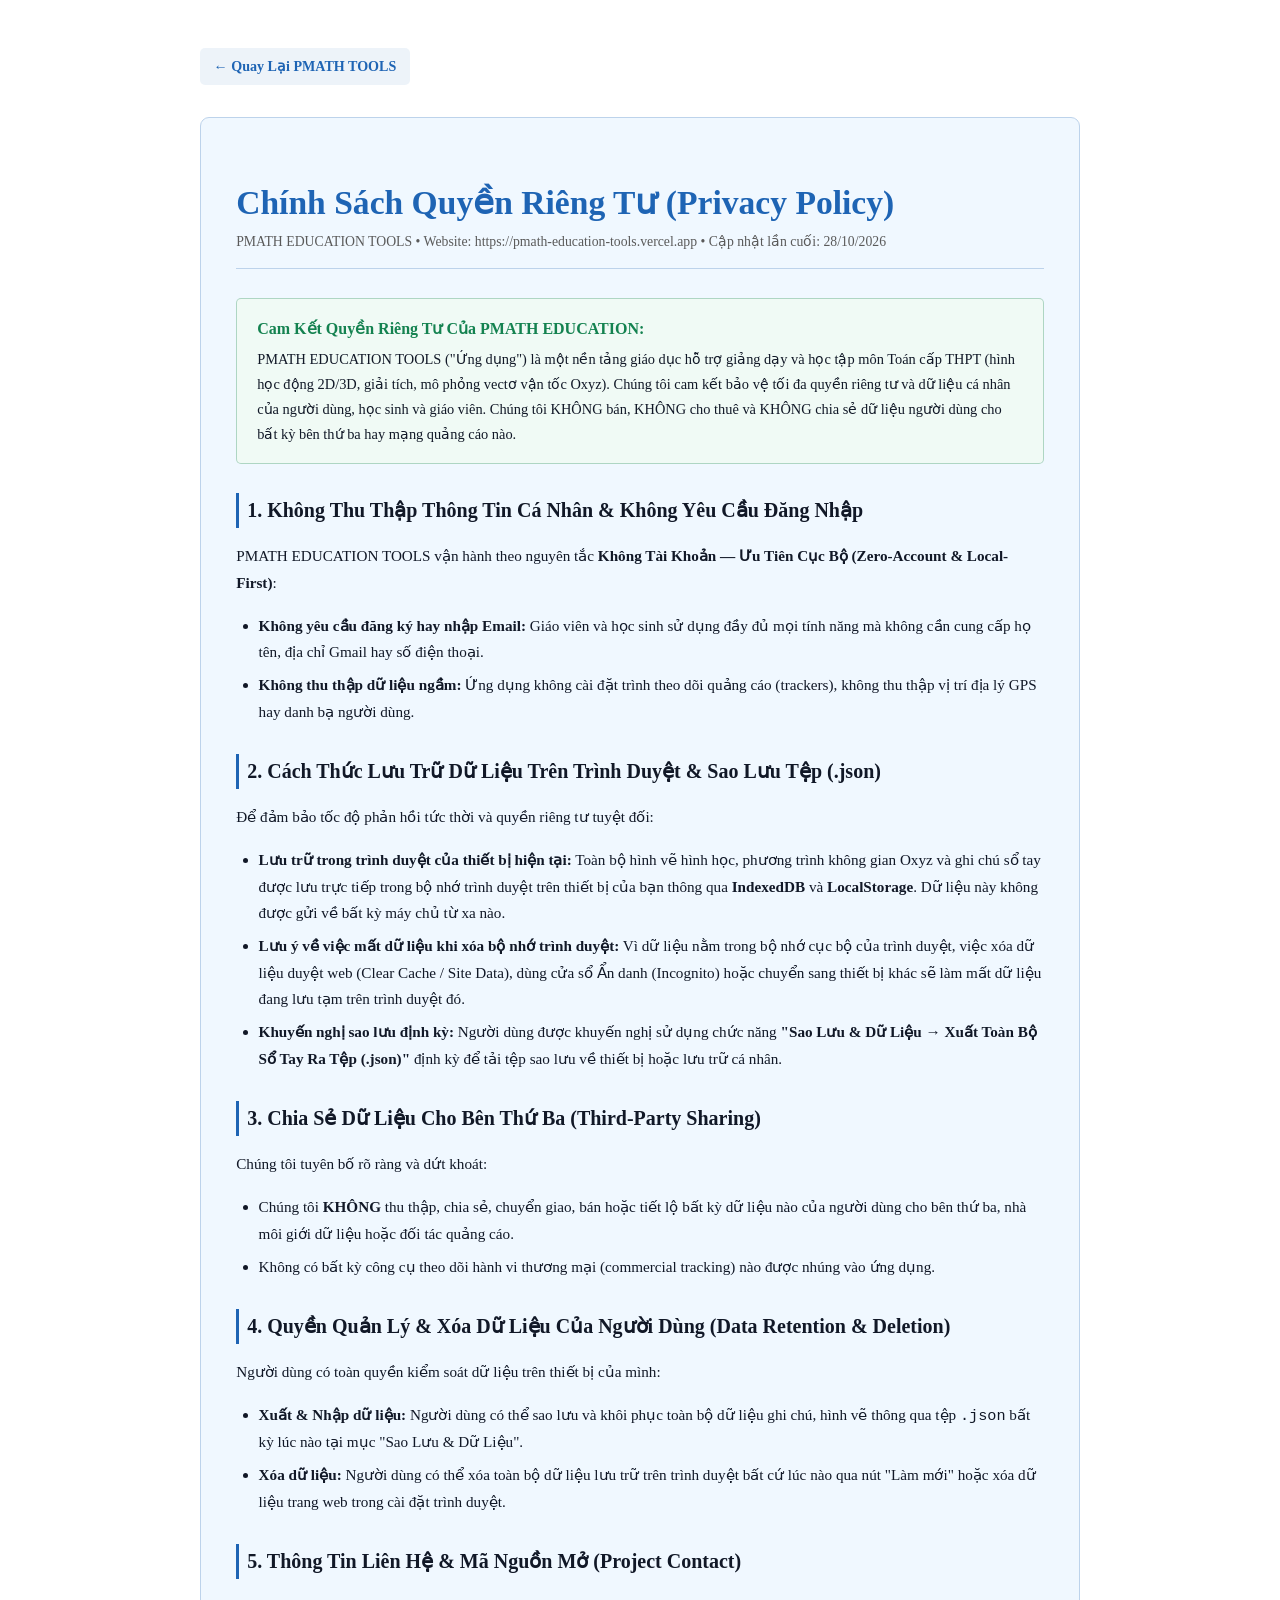
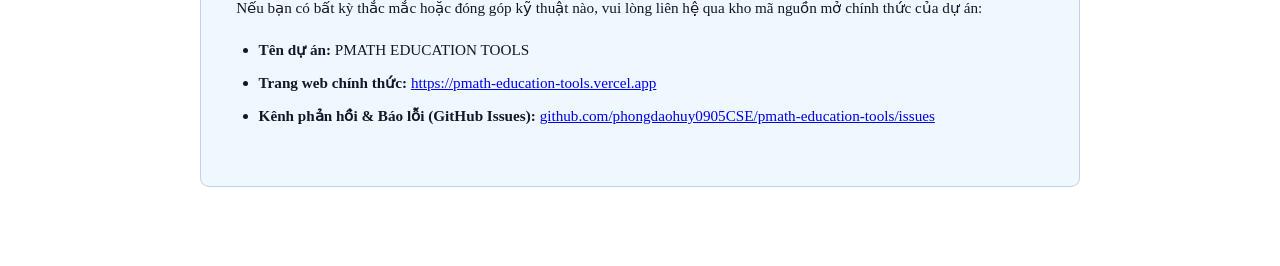
<file: privacy.html>
<!DOCTYPE html>
<html lang="vi" data-theme="light">
<head>
  <meta charset="UTF-8" />
  <meta name="viewport" content="width=device-width, initial-scale=1.0" />
  <link rel="icon" type="image/png" href="./favicon.png" />
  <title>Chính Sách Quyền Riêng Tư (Privacy Policy) — PMATH EDUCATION TOOLS</title>
  <link rel="stylesheet" href="./styles.css" />
  <style>
    .legal-page-container {
      max-width: 880px;
      margin: 0 auto;
      padding: 3rem 1.5rem 5rem;
      color: var(--text-main);
      line-height: 1.75;
    }
    .legal-nav-back {
      display: inline-flex;
      align-items: center;
      gap: 0.45rem;
      font-size: 0.88rem;
      font-weight: 700;
      color: var(--excolor);
      text-decoration: none;
      margin-bottom: 2rem;
      padding: 0.4rem 0.85rem;
      border-radius: var(--radius-sm);
      background: rgba(30, 100, 180, 0.08);
      transition: all 0.15s ease;
    }
    .legal-nav-back:hover {
      background: var(--excolor);
      color: #ffffff;
    }
    .legal-card {
      background: var(--bg-card);
      border: 1px solid var(--border-color);
      border-radius: var(--radius-lg);
      padding: 2.5rem 2.2rem;
      box-shadow: var(--shadow-sm);
    }
    .legal-card h1 {
      font-size: 2.1rem;
      font-weight: 800;
      color: var(--excolor);
      margin-bottom: 0.35rem;
      line-height: 1.3;
    }
    .legal-sub {
      font-size: 0.86rem;
      color: var(--text-muted);
      margin-bottom: 1.8rem;
      display: block;
      border-bottom: 1px solid var(--border-color);
      padding-bottom: 0.85rem;
    }
    .legal-card h2 {
      font-size: 1.25rem;
      font-weight: 700;
      color: var(--text-main);
      margin-top: 1.8rem;
      margin-bottom: 0.6rem;
      border-left: 3px solid var(--excolor);
      padding-left: 0.5rem;
    }
    .legal-card p, .legal-card li {
      font-size: 0.95rem;
      color: var(--text-main);
      margin-bottom: 0.75rem;
    }
    .legal-card ul {
      padding-left: 1.4rem;
      margin-bottom: 1rem;
    }
    .legal-card li {
      margin-bottom: 0.4rem;
    }
    .legal-highlight-box {
      background: var(--defbg);
      border: 1px solid rgba(20, 130, 80, 0.3);
      border-radius: var(--radius-sm);
      padding: 1rem 1.25rem;
      margin: 1.25rem 0;
    }
    .legal-compliance-box {
      background: rgba(30, 100, 180, 0.06);
      border: 1px solid rgba(30, 100, 180, 0.25);
      border-radius: var(--radius-sm);
      padding: 1.1rem 1.25rem;
      margin: 1.5rem 0;
      font-size: 0.9rem;
    }
  </style>
</head>
<body style="background: var(--bg-body);">
  <div class="legal-page-container">
    <a href="./index.html" class="legal-nav-back">← Quay Lại PMATH TOOLS</a>

    <div class="legal-card">
      <h1>Chính Sách Quyền Riêng Tư (Privacy Policy)</h1>
      <span class="legal-sub">PMATH EDUCATION TOOLS • Website: https://pmath-education-tools.vercel.app • Cập nhật lần cuối: 28/10/2026</span>

      <div class="legal-highlight-box">
        <strong style="color:var(--defcolor); display:block; margin-bottom:0.25rem;">Cam Kết Quyền Riêng Tư Của PMATH EDUCATION:</strong>
        <p style="margin:0; font-size:0.9rem;">
          PMATH EDUCATION TOOLS ("Ứng dụng") là một nền tảng giáo dục hỗ trợ giảng dạy và học tập môn Toán cấp THPT (hình học động 2D/3D, giải tích, mô phỏng vectơ vận tốc Oxyz). Chúng tôi cam kết bảo vệ tối đa quyền riêng tư và dữ liệu cá nhân của người dùng, học sinh và giáo viên. Chúng tôi KHÔNG bán, KHÔNG cho thuê và KHÔNG chia sẻ dữ liệu người dùng cho bất kỳ bên thứ ba hay mạng quảng cáo nào.
        </p>
      </div>

      <h2>1. Không Thu Thập Thông Tin Cá Nhân &amp; Không Yêu Cầu Đăng Nhập</h2>
      <p>PMATH EDUCATION TOOLS vận hành theo nguyên tắc <strong>Không Tài Khoản — Ưu Tiên Cục Bộ (Zero-Account &amp; Local-First)</strong>:</p>
      <ul>
        <li><strong>Không yêu cầu đăng ký hay nhập Email:</strong> Giáo viên và học sinh sử dụng đầy đủ mọi tính năng mà không cần cung cấp họ tên, địa chỉ Gmail hay số điện thoại.</li>
        <li><strong>Không thu thập dữ liệu ngầm:</strong> Ứng dụng không cài đặt trình theo dõi quảng cáo (trackers), không thu thập vị trí địa lý GPS hay danh bạ người dùng.</li>
      </ul>

      <h2>2. Cách Thức Lưu Trữ Dữ Liệu Trên Trình Duyệt &amp; Sao Lưu Tệp (.json)</h2>
      <p>Để đảm bảo tốc độ phản hồi tức thời và quyền riêng tư tuyệt đối:</p>
      <ul>
        <li><strong>Lưu trữ trong trình duyệt của thiết bị hiện tại:</strong> Toàn bộ hình vẽ hình học, phương trình không gian Oxyz và ghi chú sổ tay được lưu trực tiếp trong bộ nhớ trình duyệt trên thiết bị của bạn thông qua <strong>IndexedDB</strong> và <strong>LocalStorage</strong>. Dữ liệu này không được gửi về bất kỳ máy chủ từ xa nào.</li>
        <li><strong>Lưu ý về việc mất dữ liệu khi xóa bộ nhớ trình duyệt:</strong> Vì dữ liệu nằm trong bộ nhớ cục bộ của trình duyệt, việc xóa dữ liệu duyệt web (Clear Cache / Site Data), dùng cửa sổ Ẩn danh (Incognito) hoặc chuyển sang thiết bị khác sẽ làm mất dữ liệu đang lưu tạm trên trình duyệt đó.</li>
        <li><strong>Khuyến nghị sao lưu định kỳ:</strong> Người dùng được khuyến nghị sử dụng chức năng <strong>"Sao Lưu &amp; Dữ Liệu → Xuất Toàn Bộ Sổ Tay Ra Tệp (.json)"</strong> định kỳ để tải tệp sao lưu về thiết bị hoặc lưu trữ cá nhân.</li>
      </ul>

      <h2>3. Chia Sẻ Dữ Liệu Cho Bên Thứ Ba (Third-Party Sharing)</h2>
      <p>Chúng tôi tuyên bố rõ ràng và dứt khoát:</p>
      <ul>
        <li>Chúng tôi <strong>KHÔNG</strong> thu thập, chia sẻ, chuyển giao, bán hoặc tiết lộ bất kỳ dữ liệu nào của người dùng cho bên thứ ba, nhà môi giới dữ liệu hoặc đối tác quảng cáo.</li>
        <li>Không có bất kỳ công cụ theo dõi hành vi thương mại (commercial tracking) nào được nhúng vào ứng dụng.</li>
      </ul>

      <h2>4. Quyền Quản Lý &amp; Xóa Dữ Liệu Của Người Dùng (Data Retention &amp; Deletion)</h2>
      <p>Người dùng có toàn quyền kiểm soát dữ liệu trên thiết bị của mình:</p>
      <ul>
        <li><strong>Xuất &amp; Nhập dữ liệu:</strong> Người dùng có thể sao lưu và khôi phục toàn bộ dữ liệu ghi chú, hình vẽ thông qua tệp <code>.json</code> bất kỳ lúc nào tại mục "Sao Lưu &amp; Dữ Liệu".</li>
        <li><strong>Xóa dữ liệu:</strong> Người dùng có thể xóa toàn bộ dữ liệu lưu trữ trên trình duyệt bất cứ lúc nào qua nút "Làm mới" hoặc xóa dữ liệu trang web trong cài đặt trình duyệt.</li>
      </ul>

      <h2>5. Thông Tin Liên Hệ &amp; Mã Nguồn Mở (Project Contact)</h2>
      <p>Nếu bạn có bất kỳ thắc mắc hoặc đóng góp kỹ thuật nào, vui lòng liên hệ qua kho mã nguồn mở chính thức của dự án:</p>
      <ul>
        <li><strong>Tên dự án:</strong> PMATH EDUCATION TOOLS</li>
        <li><strong>Trang web chính thức:</strong> <a href="https://pmath-education-tools.vercel.app">https://pmath-education-tools.vercel.app</a></li>
        <li><strong>Kênh phản hồi &amp; Báo lỗi (GitHub Issues):</strong> <a href="https://github.com/phongdaohuy0905CSE/pmath-education-tools/issues" target="_blank" rel="noopener noreferrer">github.com/phongdaohuy0905CSE/pmath-education-tools/issues</a></li>
      </ul>
    </div>
  </div>
</body>
</html>
</file>
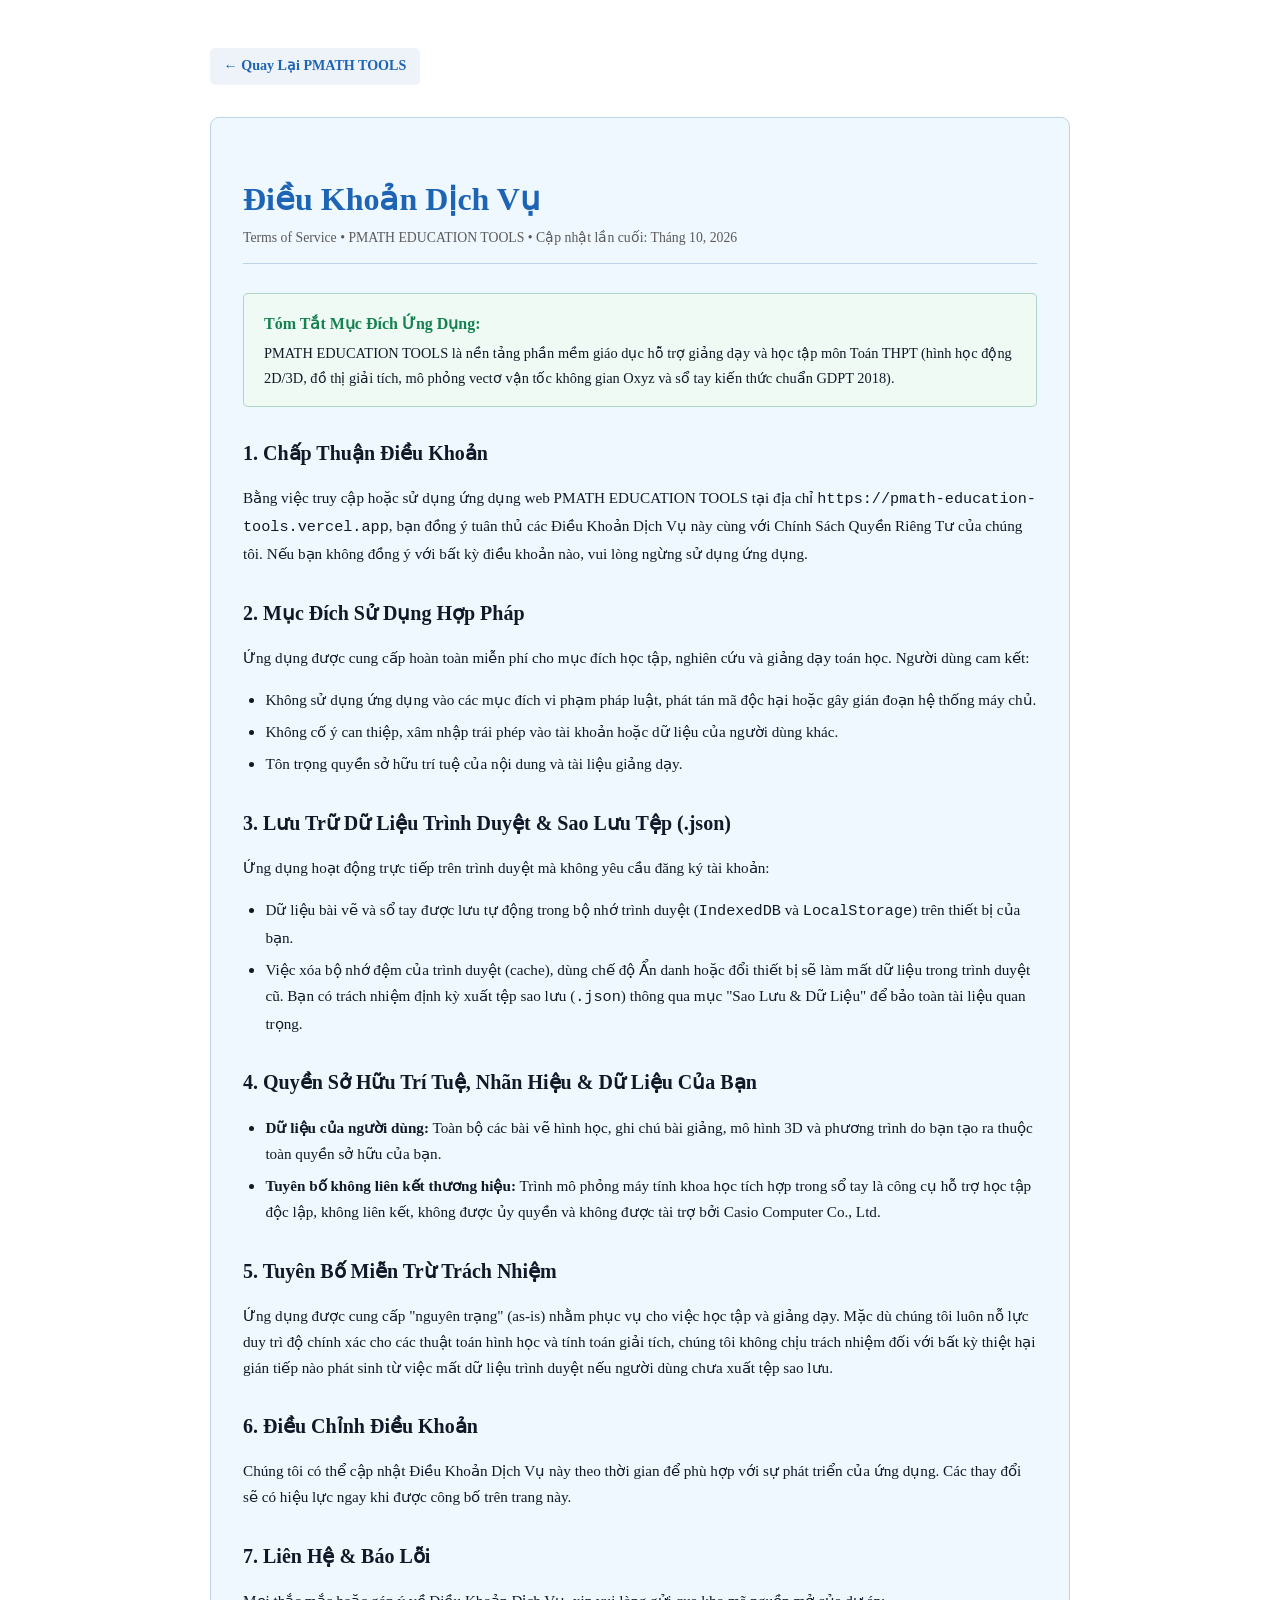
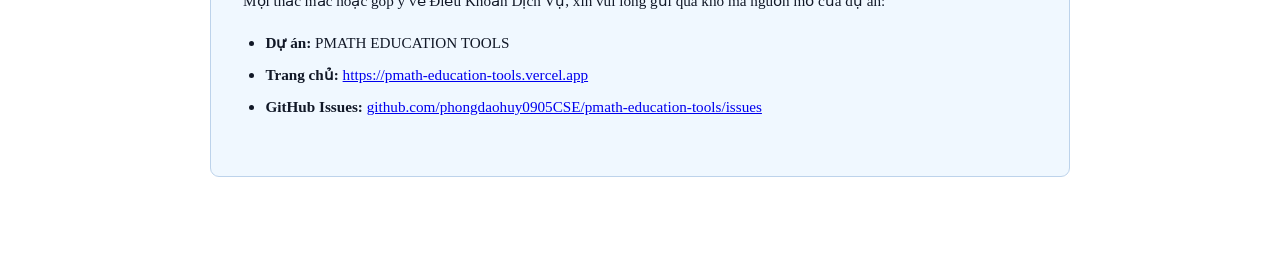
<file: terms.html>
<!DOCTYPE html>
<html lang="vi" data-theme="light">
<head>
  <meta charset="UTF-8" />
  <meta name="viewport" content="width=device-width, initial-scale=1.0" />
  <link rel="icon" type="image/png" href="./favicon.png" />
  <title>Điều Khoản Dịch Vụ (Terms of Service) — PMATH EDUCATION TOOLS</title>
  <link rel="stylesheet" href="./styles.css" />
  <style>
    .legal-page-container {
      max-width: 860px;
      margin: 0 auto;
      padding: 3rem 1.5rem 5rem;
      color: var(--text-main);
      line-height: 1.7;
    }
    .legal-nav-back {
      display: inline-flex;
      align-items: center;
      gap: 0.45rem;
      font-size: 0.88rem;
      font-weight: 700;
      color: var(--excolor);
      text-decoration: none;
      margin-bottom: 2rem;
      padding: 0.4rem 0.85rem;
      border-radius: var(--radius-sm);
      background: rgba(30, 100, 180, 0.08);
      transition: all 0.15s ease;
    }
    .legal-nav-back:hover {
      background: var(--excolor);
      color: #ffffff;
    }
    .legal-card {
      background: var(--bg-card);
      border: 1px solid var(--border-color);
      border-radius: var(--radius-lg);
      padding: 2.5rem 2rem;
      box-shadow: var(--shadow-sm);
    }
    .legal-card h1 {
      font-size: 2rem;
      font-weight: 800;
      color: var(--excolor);
      margin-bottom: 0.35rem;
      line-height: 1.3;
    }
    .legal-sub {
      font-size: 0.86rem;
      color: var(--text-muted);
      margin-bottom: 1.8rem;
      display: block;
      border-bottom: 1px solid var(--border-color);
      padding-bottom: 0.85rem;
    }
    .legal-card h2 {
      font-size: 1.25rem;
      font-weight: 700;
      color: var(--text-main);
      margin-top: 1.8rem;
      margin-bottom: 0.6rem;
    }
    .legal-card p, .legal-card li {
      font-size: 0.95rem;
      color: var(--text-main);
      margin-bottom: 0.75rem;
    }
    .legal-card ul {
      padding-left: 1.4rem;
      margin-bottom: 1rem;
    }
    .legal-card li {
      margin-bottom: 0.4rem;
    }
    .legal-highlight-box {
      background: var(--defbg);
      border: 1px solid rgba(20, 130, 80, 0.3);
      border-radius: var(--radius-sm);
      padding: 1rem 1.25rem;
      margin: 1.25rem 0;
    }
  </style>
</head>
<body style="background: var(--bg-body);">
  <div class="legal-page-container">
    <a href="./index.html" class="legal-nav-back">← Quay Lại PMATH TOOLS</a>

    <div class="legal-card">
      <h1>Điều Khoản Dịch Vụ</h1>
      <span class="legal-sub">Terms of Service • PMATH EDUCATION TOOLS • Cập nhật lần cuối: Tháng 10, 2026</span>

      <div class="legal-highlight-box">
        <strong style="color:var(--defcolor); display:block; margin-bottom:0.25rem;">Tóm Tắt Mục Đích Ứng Dụng:</strong>
        <p style="margin:0; font-size:0.9rem;">
          PMATH EDUCATION TOOLS là nền tảng phần mềm giáo dục hỗ trợ giảng dạy và học tập môn Toán THPT (hình học động 2D/3D, đồ thị giải tích, mô phỏng vectơ vận tốc không gian Oxyz và sổ tay kiến thức chuẩn GDPT 2018).
        </p>
      </div>

      <h2>1. Chấp Thuận Điều Khoản</h2>
      <p>Bằng việc truy cập hoặc sử dụng ứng dụng web PMATH EDUCATION TOOLS tại địa chỉ <code>https://pmath-education-tools.vercel.app</code>, bạn đồng ý tuân thủ các Điều Khoản Dịch Vụ này cùng với Chính Sách Quyền Riêng Tư của chúng tôi. Nếu bạn không đồng ý với bất kỳ điều khoản nào, vui lòng ngừng sử dụng ứng dụng.</p>

      <h2>2. Mục Đích Sử Dụng Hợp Pháp</h2>
      <p>Ứng dụng được cung cấp hoàn toàn miễn phí cho mục đích học tập, nghiên cứu và giảng dạy toán học. Người dùng cam kết:</p>
      <ul>
        <li>Không sử dụng ứng dụng vào các mục đích vi phạm pháp luật, phát tán mã độc hại hoặc gây gián đoạn hệ thống máy chủ.</li>
        <li>Không cố ý can thiệp, xâm nhập trái phép vào tài khoản hoặc dữ liệu của người dùng khác.</li>
        <li>Tôn trọng quyền sở hữu trí tuệ của nội dung và tài liệu giảng dạy.</li>
      </ul>

      <h2>3. Lưu Trữ Dữ Liệu Trình Duyệt &amp; Sao Lưu Tệp (.json)</h2>
      <p>Ứng dụng hoạt động trực tiếp trên trình duyệt mà không yêu cầu đăng ký tài khoản:</p>
      <ul>
        <li>Dữ liệu bài vẽ và sổ tay được lưu tự động trong bộ nhớ trình duyệt (<code>IndexedDB</code> và <code>LocalStorage</code>) trên thiết bị của bạn.</li>
        <li>Việc xóa bộ nhớ đệm của trình duyệt (cache), dùng chế độ Ẩn danh hoặc đổi thiết bị sẽ làm mất dữ liệu trong trình duyệt cũ. Bạn có trách nhiệm định kỳ xuất tệp sao lưu (<code>.json</code>) thông qua mục "Sao Lưu &amp; Dữ Liệu" để bảo toàn tài liệu quan trọng.</li>
      </ul>

      <h2>4. Quyền Sở Hữu Trí Tuệ, Nhãn Hiệu &amp; Dữ Liệu Của Bạn</h2>
      <ul>
        <li><strong>Dữ liệu của người dùng:</strong> Toàn bộ các bài vẽ hình học, ghi chú bài giảng, mô hình 3D và phương trình do bạn tạo ra thuộc toàn quyền sở hữu của bạn.</li>
        <li><strong>Tuyên bố không liên kết thương hiệu:</strong> Trình mô phỏng máy tính khoa học tích hợp trong sổ tay là công cụ hỗ trợ học tập độc lập, không liên kết, không được ủy quyền và không được tài trợ bởi Casio Computer Co., Ltd.</li>
      </ul>

      <h2>5. Tuyên Bố Miễn Trừ Trách Nhiệm</h2>
      <p>Ứng dụng được cung cấp "nguyên trạng" (as-is) nhằm phục vụ cho việc học tập và giảng dạy. Mặc dù chúng tôi luôn nỗ lực duy trì độ chính xác cho các thuật toán hình học và tính toán giải tích, chúng tôi không chịu trách nhiệm đối với bất kỳ thiệt hại gián tiếp nào phát sinh từ việc mất dữ liệu trình duyệt nếu người dùng chưa xuất tệp sao lưu.</p>

      <h2>6. Điều Chỉnh Điều Khoản</h2>
      <p>Chúng tôi có thể cập nhật Điều Khoản Dịch Vụ này theo thời gian để phù hợp với sự phát triển của ứng dụng. Các thay đổi sẽ có hiệu lực ngay khi được công bố trên trang này.</p>

      <h2>7. Liên Hệ &amp; Báo Lỗi</h2>
      <p>Mọi thắc mắc hoặc góp ý về Điều Khoản Dịch Vụ, xin vui lòng gửi qua kho mã nguồn mở của dự án:</p>
      <ul>
        <li><strong>Dự án:</strong> PMATH EDUCATION TOOLS</li>
        <li><strong>Trang chủ:</strong> <a href="https://pmath-education-tools.vercel.app">https://pmath-education-tools.vercel.app</a></li>
        <li><strong>GitHub Issues:</strong> <a href="https://github.com/phongdaohuy0905CSE/pmath-education-tools/issues" target="_blank" rel="noopener noreferrer">github.com/phongdaohuy0905CSE/pmath-education-tools/issues</a></li>
      </ul>
    </div>
  </div>
</body>
</html>
</file>
<file: assets/index-B5VXrJpN.css>
.calc{--ck-h: 30px;--fn-h: 24px;--lbl: 9px;position:fixed;right:16px;top:96px;z-index:45;width:312px;max-width:calc(100vw - 16px);max-height:calc(100vh - 16px);overflow-y:auto;scrollbar-width:none;display:flex;flex-direction:column;gap:6px;padding:6px 8px 10px;border-radius:18px;background:linear-gradient(#3b3b3f,#2a2a2d);box-shadow:0 10px 30px #00000059,inset 0 1px #ffffff14;color:#fff;user-select:none;-webkit-user-select:none;touch-action:manipulation;outline:none}.mobile .calc{--ck-h: 44px;--fn-h: 44px;--lbl: 10px;width:360px}.calc-title{display:flex;align-items:center;height:26px;padding:0 2px 0 6px;cursor:move;touch-action:none}.calc-name{flex:1;font-size:12px;font-weight:600;letter-spacing:.04em;color:#e9c9ca}.calc-close{width:28px;height:26px;border:none;border-radius:8px;background:transparent;color:#ddd;font-size:14px;cursor:pointer}.calc-close:hover{background:#ffffff1f}.mobile .calc-close{width:44px;height:44px}.mobile .calc-title{height:44px}.calc-lcd{border-radius:10px;padding:3px 8px 4px;background:#d7e1cf;box-shadow:inset 0 2px 5px #00000059,0 0 0 4px #1b1b1d;margin:4px 4px 6px;color:#172017;font-family:AxMath,"Cambria Math",Times New Roman,serif}.lcd-status{display:flex;gap:7px;height:16px;font:600 12px/16px Segoe UI,sans-serif;color:#1720171f}.lcd-status .on{color:#172017}.lcd-arrows{margin-left:auto;display:flex;gap:2px}.lcd-main{height:122px;overflow:hidden;position:relative;font-size:24px}.mobile .lcd-main{height:120px}.lcd-head{font:12px/16px Segoe UI,sans-serif;opacity:.8;white-space:nowrap;overflow:hidden;text-overflow:ellipsis}.lcd-expr{height:100%;display:flex;flex-direction:column}.lcd-input{flex:0 1 auto;max-height:64px;overflow-x:auto;overflow-y:hidden;white-space:nowrap;scrollbar-width:none;padding:4px 0 2px;display:flex;align-items:center}.lcd-input::-webkit-scrollbar{display:none}.lcd-results{margin-top:auto;display:flex;flex-direction:column;gap:2px}.lcd-result{display:flex;align-items:center;gap:6px;white-space:nowrap;overflow-x:auto;scrollbar-width:none}.lcd-result.right .lcd-value{margin-left:auto}.lcd-result .lcd-value{font-size:28px}.lcd-label{font-size:19px;white-space:nowrap}.lcd-error{margin:auto 0;display:flex;flex-direction:column;gap:2px;font:13px Segoe UI,sans-serif}.lcd-error b{font-size:15px}.lcd-fn{font-family:Segoe UI,sans-serif;font-size:.85em}.lcd-var{font-style:italic}.lcd-minus{display:inline-block;flex:none;width:.55em;height:max(1px,.055em);margin:0 .12em;background:currentColor;vertical-align:.31em}.lcd-minus.neg{width:.42em;margin:0 .07em 0 .03em}.lcd-caret{display:inline-block;width:2px;height:1.1em;margin:0 -1px;background:#172017;vertical-align:middle;animation:lcd-blink 1s steps(1) infinite}@keyframes lcd-blink{50%{opacity:0}}.lcd-box{display:inline-flex;flex:none;align-items:center;justify-content:center;width:.55em;height:.8em;border:1px dashed rgba(23,32,23,.55);vertical-align:middle;margin:0 1px}.lcd-box .lcd-caret{height:90%}.lcd-frac{display:inline-flex;flex-direction:column;align-items:center;vertical-align:middle;margin:0 2px;font-size:.82em;line-height:1.1}.lcd-frac>span{display:flex;align-items:center;padding:0 2px}.lcd-frac>span:first-child{border-bottom:1px solid currentColor}.lcd-mixed{display:inline-flex;align-items:center}.lcd-sqrt{display:inline-flex;align-items:stretch;vertical-align:middle}.lcd-radical{width:.55em;flex:none;margin-top:.6px;overflow:visible;fill:none;stroke:currentColor;stroke-width:1.2px;stroke-linejoin:round;vector-effect:non-scaling-stroke}.lcd-radical path{vector-effect:non-scaling-stroke}.lcd-under{border-top:1.2px solid currentColor;padding:2px 2px 0 1px;display:inline-flex;align-items:center}.lcd-index{font-size:.55em;margin-right:-.35em;align-self:flex-start;position:relative;top:.1em}.lcd-sup{font-size:.65em;vertical-align:.6em;display:inline-flex;align-items:center}.lcd-sub{font-size:.65em;vertical-align:-.3em;display:inline-flex;align-items:center}.lcd-abs{display:inline-flex;align-items:center;border-left:1px solid currentColor;border-right:1px solid currentColor;padding:0 2px;margin:0 1px}.lcd-big{display:inline-flex;align-items:center}.lcd-op{display:inline-flex;flex-direction:column;align-items:center;margin-right:2px;line-height:1}.lcd-op-sym{font-size:1.25em}.lcd-op-hi,.lcd-op-lo{font-size:.55em;display:inline-flex;align-items:center;min-height:.8em}.lcd-ddx{font-style:italic}.lcd-at{font-size:.6em;align-self:flex-end;border-left:1px solid currentColor;padding-left:2px;display:inline-flex;align-items:center}.lcd-rec{text-decoration:overline;display:inline-flex}.lcd-e{font-family:Segoe UI,sans-serif;font-size:.8em}.lcd-menu,.lcd-form,.lcd-list{height:100%;overflow-y:auto;scrollbar-width:none;font:14px/1.25 Segoe UI,sans-serif}.lcd-menu-items{display:flex;flex-direction:column}.lcd-menu button,.lcd-form-row,.lcd-list-row{display:flex;align-items:center;gap:4px;width:100%;min-height:22px;padding:1px 4px;border:none;border-radius:3px;background:transparent;color:inherit;font:inherit;text-align:left;cursor:pointer}.mobile .lcd-menu button,.mobile .lcd-form-row,.mobile .lcd-list-row{min-height:30px}.lcd-menu .sel,.lcd-form-row.sel,.lcd-list-row.sel{background:#172017;color:#d7e1cf}.lcd-num{opacity:.75;min-width:1.4em}.lcd-menu.icons .lcd-menu-items{display:grid;grid-template-columns:repeat(4,1fr);gap:3px}.lcd-menu.icons button{flex-direction:column;justify-content:center;text-align:center;font-size:10.5px;line-height:1.1;min-height:40px;padding:2px;border:1px solid rgba(23,32,23,.35)}.mobile .lcd-menu.icons button{min-height:44px}.lcd-menu.icons .lcd-num{min-width:0;font-weight:700}.lcd-form-row .lcd-value,.lcd-list-row .lcd-value{margin-left:auto;font-family:AxMath,serif;font-size:17px;white-space:nowrap;overflow:hidden;display:flex;align-items:center}.lcd-grid-wrap{height:100%;display:flex;flex-direction:column}.lcd-grid-scroll{flex:1;overflow:auto;scrollbar-width:none}.lcd-grid{border-collapse:collapse;font:13px Segoe UI,sans-serif;width:100%}.lcd-grid th{font-weight:600;font-size:11px;padding:0 3px;position:sticky;top:0;background:#d7e1cf}.lcd-grid td{border:1px solid rgba(23,32,23,.4);padding:1px 3px;height:22px;text-align:right;font-family:AxMath,serif;white-space:nowrap;min-width:52px;cursor:pointer}.mobile .lcd-grid td{height:30px}.lcd-grid td.sel{background:#172017;color:#d7e1cf}.lcd-grid tbody th{text-align:right;width:1.6em}.lcd-grid-foot{height:30px;border-top:1px solid rgba(23,32,23,.4);display:flex;align-items:center;justify-content:flex-end;overflow-x:auto;white-space:nowrap;scrollbar-width:none;font-size:18px}.lcd-message{height:100%;display:flex;flex-direction:column;justify-content:center;align-items:center;gap:4px;font:15px Segoe UI,sans-serif;text-align:center}.calc-keys{display:flex;flex-direction:column;gap:4px}.ck-top,.ck-bottom{display:flex;flex-direction:column;gap:2px}.ck-bottom{margin-top:6px}.ck-row{display:grid;grid-template-columns:repeat(6,1fr);gap:5px;align-items:end}.ck-bottom .ck-row{grid-template-columns:repeat(5,1fr);gap:7px}.ck-cell{display:flex;flex-direction:column;align-items:stretch;min-width:0}.ck-labels{display:flex;justify-content:space-between;height:calc(var(--lbl) + 3px);font:600 var(--lbl)/1.2 "Segoe UI",sans-serif;white-space:nowrap;overflow:hidden;gap:2px}.ck-shift{color:#f2b544}.ck-alpha{color:#ff7a70;margin-left:auto}.ck{height:var(--fn-h);border:none;border-radius:7px;background:linear-gradient(#2a2a2c,#111);color:#fff;font:600 13px Segoe UI,sans-serif;box-shadow:0 2px #000,inset 0 1px #ffffff1f;cursor:pointer;padding:0;display:flex;align-items:center;justify-content:center;white-space:nowrap}.ck sup{font-size:.7em;margin-left:1px}.ck:active{transform:translateY(1px);box-shadow:0 1px #000}.ck.big{height:var(--ck-h);border-radius:9px;background:linear-gradient(#f4f4f4,#d9d9d9);color:#111;font-size:18px;box-shadow:0 2px #8a8a8a}.ck.big.del{background:linear-gradient(#1e64b4,var(--accent, #1e64b4));color:#fff;box-shadow:0 2px #0f3562}.ck.round{border-radius:50%;width:40px;height:34px;margin:0 auto;background:linear-gradient(#6d6d72,#4a4a4e);font-size:9px}.mobile .ck.round{width:48px;height:44px}.ck.round.shift{color:#f2b544}.ck.round.alpha{color:#ff9a92}.ck-head,.ck-second{grid-template-columns:1fr 1fr 2fr 1fr 1fr}.ck-gap{min-height:1px}.ck-pad{grid-row:span 1;position:relative;height:calc(var(--fn-h) + var(--ck-h) + 6px);margin-bottom:calc(-1 * (var(--fn-h) + var(--lbl) + 5px));z-index:1;border-radius:50%;background:radial-gradient(#5c5c61,#3d3d41);box-shadow:inset 0 1px #ffffff1a,0 2px #000}.ck-arrow{position:absolute;border:none;background:transparent;color:#ddd;font-size:11px;cursor:pointer;display:flex;align-items:center;justify-content:center}.ck-arrow:active{color:#fff;background:#ffffff14}.ck-arrow.up{left:30%;right:30%;top:0;height:34%}.ck-arrow.down{left:30%;right:30%;bottom:0;height:34%}.ck-arrow.left{top:25%;bottom:25%;left:0;width:34%}.ck-arrow.right{top:25%;bottom:25%;right:0;width:34%}.calc-resize{position:absolute;right:0;bottom:0;width:22px;height:22px;display:flex;align-items:flex-end;justify-content:flex-end;padding:3px;cursor:nwse-resize;touch-action:none;color:#ffffff73}.calc-resize svg{width:12px;height:12px;fill:none;stroke:currentColor;stroke-width:1.4;stroke-linecap:round}.mobile .calc-resize{width:44px;height:44px;padding:6px}.mobile .calc-resize svg{width:16px;height:16px}.calc-resize.top{top:0;bottom:auto;align-items:flex-start;cursor:nesw-resize;z-index:1}.calc-title{padding-right:18px}.mobile .calc-title{padding-right:40px}@media(max-width:560px){.calc{left:0!important;right:0!important;top:auto!important;bottom:0!important;width:auto!important;max-width:none;max-height:92vh;gap:2px;border-radius:16px 16px 0 0;padding-bottom:calc(8px + env(safe-area-inset-bottom))}.calc-title{cursor:default}.calc{transform:none!important}.calc-resize{display:none}.lcd-main,.mobile .lcd-main{height:98px}.calc-lcd{margin:2px 2px 4px}.ck-bottom{margin-top:2px}}@font-face{font-family:AxMath;src:url(./AxMath-Regular-BJ-pkwBB.ttf) format("truetype");font-weight:400;font-style:normal}@font-face{font-family:AxMath;src:url(./AxMath-Italic-0cLRlryO.ttf) format("truetype");font-weight:400;font-style:italic}@font-face{font-family:AxMath;src:url(./AxMath-Bold-BrMN_prG.ttf) format("truetype");font-weight:700;font-style:normal}@font-face{font-family:AxMath;src:url(./AxMath-BoldItalic-D1qX9GvX.ttf) format("truetype");font-weight:700;font-style:italic}:root{--ink: #1d1d1d;--muted: #5f6b76;--accent: #1e64b4;--accent-dark: #154884;--line: #cfe0f2;color:var(--ink);font-family:"Segoe UI",system-ui,-apple-system,BlinkMacSystemFont,Roboto,sans-serif;font-size:13.5px;background:#fff}*{box-sizing:border-box}html,body,#root{margin:0;height:100%;overflow:hidden}button,input,textarea,select{font-family:inherit;font-size:inherit;color:inherit}.app{height:100%;display:flex;flex-direction:column;user-select:none;-webkit-user-select:none;-webkit-touch-callout:none;-webkit-tap-highlight-color:transparent;padding:env(safe-area-inset-top) env(safe-area-inset-right) env(safe-area-inset-bottom) env(safe-area-inset-left)}.toolbar{display:flex;align-items:center;gap:8px;height:64px;padding:0 10px;background:#fff;border-bottom:1px solid var(--line);flex-shrink:0;z-index:5}.tb-group{display:flex;align-items:center;gap:2px}.tb-group.tools{margin-left:auto}.tb{display:inline-flex;align-items:center;justify-content:center;gap:1px;min-width:40px;height:40px;padding:0 7px;border:none;border-radius:20px;background:transparent;color:#2b2b2b;cursor:pointer}.tb:hover:not(:disabled){background:#f0f8ff}.tb:disabled{color:#b9c0c7;cursor:default}.tb.on{background:var(--accent);color:#fff}.tb.on:hover{background:#154884}.swatch{display:inline-flex;align-items:center;justify-content:center;width:28px;height:40px;padding:0;border:none;border-radius:14px;background:transparent;cursor:pointer;position:relative}.swatch span{display:block;flex-shrink:0;border-radius:50%}.swatch:hover{background:#f0f8ff}.swatch.on:after{content:"";position:absolute;left:6px;right:6px;bottom:2px;height:3px;border-radius:2px;background:var(--accent)}.swatch.custom input{position:absolute;opacity:0;width:100%;height:100%;cursor:pointer}.sep{width:1px;height:28px;background:var(--line);margin:0 4px}.tb-palette{display:inline-flex;align-items:center;height:44px;padding:0 5px;margin:0 3px;border-radius:22px;background:#f0f8ff;border:1px solid #cfe0f2;flex-shrink:0}.mobile .tb-palette{height:48px;border-radius:24px}.tb-title{display:flex;align-items:center;gap:2px;flex:1 1 0;justify-content:center;font-size:14px;color:#333;white-space:nowrap;min-width:0}.tb-title .dot{color:#888}.zoom-button{border:none;background:transparent;font-size:14px;padding:4px 6px;border-radius:6px;cursor:pointer}.zoom-button:hover{background:#f0f8ff}.toolbar.quick-hidden .tb-title{flex:0 0 auto;gap:0;font-size:12px;color:#555}.toolbar.quick-hidden .zoom-button{font-size:12px;padding:3px 4px}.toolbar.quick-hidden:not(.two-rows) .tb-group.tools{margin-left:12px}.zoom-input{display:flex;align-items:center;gap:8px;padding:6px 8px 4px 12px}.zoom-input label{display:flex;align-items:center;gap:6px;white-space:nowrap}.zoom-input input{width:70px;padding:5px 7px;border:1px solid #c9d2db;border-radius:6px;font-size:14px;text-align:right}.zoom-input input:focus{outline:none;border-color:var(--accent)}.dropdown-menu .zoom-input button.zoom-apply{width:auto;padding:5px 12px;border-radius:6px;background:var(--accent);color:#fff;justify-content:center}.dropdown-menu .zoom-input button.zoom-apply:hover{background:#154884}.mobile .zoom-input input{width:84px;padding:8px;font-size:16px}.mobile .dropdown-menu .zoom-input button.zoom-apply{padding:8px 14px}.dropdown{position:relative}.dropdown-menu{position:fixed;min-width:230px;max-height:calc(100vh - 90px);overflow-y:auto;padding:6px;background:#fff;border:1px solid var(--line);border-radius:10px;box-shadow:0 10px 30px #14283c2e;z-index:20;font-size:14px}.dropdown-menu button{display:flex;width:100%;align-items:center;justify-content:space-between;gap:20px;padding:7px 12px;border:none;border-radius:6px;background:transparent;text-align:left;cursor:pointer}.dropdown-menu button:hover:not(:disabled){background:#f0f8ff}.dropdown-menu button:disabled{color:#aab2ba;cursor:default}.dropdown-menu button.checked{background:#e0f0ff;color:var(--accent-dark);font-weight:600}.dropdown-menu button.menu-group svg{transform:rotate(-90deg);transition:transform .15s;color:#6b7680}.dropdown-menu button.menu-group.open{font-weight:600}.dropdown-menu button.menu-group.open svg{transform:none}.menu-group-items{margin:0 0 4px 12px;padding-left:6px;border-left:2px solid #f0e2e3}.dropdown-menu button.eraser-choice{position:relative;justify-content:flex-start;gap:12px;min-width:230px;padding:9px 14px}.dropdown-menu button.eraser-choice kbd{margin-left:auto;padding-left:12px}.eraser-size{position:absolute;left:32px;bottom:5px;border-radius:50%;background:currentColor;box-shadow:0 0 0 1.5px #fff}.tl-grid{display:grid;grid-template-columns:repeat(3,92px);gap:4px;padding:2px}.dropdown-menu button.tl-choice{flex-direction:column;justify-content:center;gap:5px;padding:10px 4px 8px;border-radius:10px;font-size:12px;line-height:1.2;text-align:center;white-space:normal}.text-bar{position:absolute;top:8px;left:50%;transform:translate(-50%);z-index:30;display:flex;align-items:center;gap:2px;max-width:calc(100% - 16px);padding:4px 6px;overflow-x:auto;scrollbar-width:none;background:#fff;border:1px solid var(--line);border-radius:12px;box-shadow:0 4px 16px #00000024}.text-bar::-webkit-scrollbar{display:none}.text-bar>*{flex-shrink:0}.text-bar select{height:34px;padding:0 6px;border:1px solid var(--line);border-radius:8px;background:#fff;font-size:14px;color:#2b2b2b}.text-bar .tbar-font{width:120px}.tbar-btn{display:inline-flex;align-items:center;justify-content:center;gap:4px;min-width:36px;height:36px;padding:0 6px;border:none;border-radius:8px;background:transparent;color:#2b2b2b;cursor:pointer}.tbar-btn:hover{background:#f0f8ff}.tbar-btn.on{background:#e0f0ff;color:var(--accent)}.tbar-glyph{font-size:17px;line-height:1;font-family:Segoe UI,system-ui,sans-serif}.tbar-glyph.serif{font-family:AxMath,Times New Roman,serif;font-weight:600}.tbar-glyph.small{font-size:14px}.tbar-a{display:inline-flex;flex-direction:column;align-items:center;font-weight:600}.tbar-a span{width:16px;height:4px;margin-top:2px;border-radius:2px;box-shadow:0 0 0 1px #00000026}.tbar-sep{width:1px;height:22px;margin:0 3px;background:var(--line)}.tbar-done{color:var(--accent);font-weight:600;padding:0 10px}.tbar-color-wrap,.tbar-palette{display:inline-flex;align-items:center;gap:3px}.tbar-swatch{position:relative;width:26px;height:26px;padding:0;border:2px solid #fff;border-radius:50%;box-shadow:0 0 0 1px #c9d2db;cursor:pointer}.tbar-swatch.on{box-shadow:0 0 0 2px var(--accent)}.tbar-swatch.other{background:conic-gradient(red,#ff0,#0f0,#0ff,#00f,#f0f,red);overflow:hidden}.tbar-swatch.other input{position:absolute;top:0;right:0;bottom:0;left:0;opacity:0;width:100%;height:100%;cursor:pointer}.mobile .tbar-btn{min-width:44px;height:44px}.mobile .text-bar select{height:40px}.mobile .tbar-swatch{width:32px;height:32px}.dropdown-menu kbd{font-family:inherit;color:var(--muted);font-size:12px}.dropdown-menu hr{border:none;border-top:1px solid var(--line);margin:5px 4px}.dropdown-menu.columns{column-width:170px;column-gap:6px;column-rule:1px solid var(--line)}.dropdown-menu.columns button,.dropdown-menu.columns .menu-heading{break-inside:avoid;-webkit-column-break-inside:avoid}.dropdown-menu.columns .menu-heading{break-after:avoid;-webkit-column-break-after:avoid}.dropdown-menu.columns button{padding:8px 10px;line-height:1.25}.mobile .dropdown-menu.columns button{min-height:44px}.shape-sides{display:flex;align-items:stretch;break-inside:avoid;-webkit-column-break-inside:avoid}.shape-sides>button:first-child{flex:1;min-width:0}.dropdown-menu.columns .shape-sides .step{flex:none;width:30px;padding:0;justify-content:center;font-size:16px}.mobile .dropdown-menu.columns .shape-sides .step{width:44px}.shape-sides .sides{align-self:center;min-width:18px;text-align:center;font-weight:600;color:var(--accent)}.dropdown-menu.columns.by-section{columns:auto;display:grid;grid-template-columns:repeat(auto-fit,minmax(170px,1fr));gap:4px 6px}.dropdown-menu.by-section .menu-section{padding-left:6px;border-left:1px solid var(--line)}.menu-stack{display:flex;flex-direction:column;gap:8px}.pen-panel{width:300px;max-width:calc(100vw - 32px);padding:4px 6px 8px}.pp-label{display:flex;justify-content:space-between;align-items:baseline;margin:10px 2px 6px;font-size:13px;color:var(--muted)}.pp-label:first-child{margin-top:4px}.pp-label b{color:var(--accent);font-weight:600}.pp-kinds{display:flex;justify-content:space-between;padding:4px;border-radius:14px;background:#f0f8ff;border:1px solid #cfe0f2}.dropdown-menu .pp-kinds button{width:46px;height:46px;padding:0;justify-content:center;border-radius:11px;color:#2b2b2b}.dropdown-menu .pp-kinds button.on{background:#fff;color:var(--accent);box-shadow:0 0 0 2px var(--accent)}.dropdown-menu .pp-kinds button.pp-hl{position:relative}.pp-hl span{position:absolute;left:10px;right:10px;bottom:9px;height:7px;border-radius:2px;opacity:.7}.pp-hl svg{position:relative}.pp-colors{display:grid;grid-template-columns:repeat(6,1fr);gap:7px}.dropdown-menu .pp-colors button,.pp-other{position:relative;width:100%;height:32px;padding:0;border-radius:8px;box-shadow:inset 0 0 0 1px #00000024}.dropdown-menu .pp-colors button.on,.pp-other.on{box-shadow:0 0 0 2px #fff,0 0 0 4px var(--accent)}.pp-other{display:block;background:conic-gradient(red,#ff0,#0f0,#0ff,#00f,#f0f,red);cursor:pointer}.pp-other input{position:absolute;top:0;right:0;bottom:0;left:0;width:100%;height:100%;opacity:0;cursor:pointer}.pp-sample{display:block;margin:0 auto;border-radius:10px;background:#fcfbfa;border:1px solid #f0e8e8}.pp-width{display:block;width:100%;margin-top:8px;accent-color:var(--accent)}.pp-check{display:flex;align-items:center;gap:8px;margin:12px 2px 2px;font-size:13px;cursor:pointer}.graph-scale{display:flex;flex-direction:column;gap:4px;margin-top:8px}.graph-scale input{width:100%;accent-color:var(--accent)}.mobile .graph-scale input{height:32px}.pp-check input{width:18px;height:18px;accent-color:var(--accent)}.dropdown-menu .menu-note{margin:6px 14px 8px;max-width:230px;font-size:12px;line-height:1.35;color:var(--muted);white-space:normal}.mobile .dropdown-menu .pp-colors button,.mobile .pp-other{height:38px}.mobile .pp-width{height:32px}.menu-heading{padding:8px 12px 3px;color:var(--muted);font-size:12px;font-weight:600;text-transform:uppercase;letter-spacing:.04em}.work{flex:1;min-height:0;display:flex}.board-wrap{position:relative;flex:1;min-width:0;min-height:0;display:flex}.pages-panel{width:150px;flex-shrink:0;border-right:1px solid var(--line);background:#f0f8ff;display:flex;flex-direction:column}.pages-list{flex:1;overflow-y:auto;scrollbar-width:none;padding:10px 14px calc(10px + env(safe-area-inset-bottom)) calc(14px + env(safe-area-inset-left));display:flex;flex-direction:column;gap:12px}.pages-list::-webkit-scrollbar{display:none}.page-thumb{display:flex;flex-direction:column;align-items:center;gap:4px;padding:0;border:none;background:none;cursor:pointer;color:var(--muted);font-size:12px}.page-thumb-img{position:relative;display:block;width:100%;background:#fff;border:2px solid transparent;outline:1px solid #d6d0d0;border-radius:2px;overflow:hidden}.page-thumb-img img{position:absolute;top:0;right:0;bottom:0;left:0;width:100%;height:100%}.page-thumb:hover .page-thumb-img{outline-color:#c98b8e}.page-thumb.on .page-thumb-img{border-color:var(--accent);outline-color:var(--accent)}.page-thumb.on .page-thumb-num{color:var(--accent);font-weight:600}@media(max-width:600px){.pages-panel{width:84px}.tb.pages-toggle{display:none}.pages-list{padding:8px 8px calc(8px + env(safe-area-inset-bottom)) calc(8px + env(safe-area-inset-left));gap:8px}}.sheet-bar{display:flex;align-items:stretch;gap:2px;padding:0 8px env(safe-area-inset-bottom);padding-left:max(8px,env(safe-area-inset-left));background:#f0faf5;border-top:1px solid var(--line);overflow-x:auto;scrollbar-width:none;flex-shrink:0;scroll-padding-right:52px}.sheet-bar::-webkit-scrollbar{display:none}.sheet-tab,.sheet-add{flex-shrink:0;min-height:32px;padding:4px 16px;border:none;border-radius:0 0 8px 8px;background:transparent;color:var(--muted);font-size:13px;white-space:nowrap;cursor:pointer}.sheet-tab:hover,.sheet-add:hover{background:#ebe4e1}.sheet-tab.on{background:#fff;color:var(--accent);font-weight:600;box-shadow:0 1px #fff inset,0 2px 0 var(--accent) inset}.sheet-add{position:sticky;right:0;padding:4px 12px;font-size:18px;line-height:1;background:#f0faf5;box-shadow:-6px 0 6px -4px #0000001f}.mobile .sheet-tab,.mobile .sheet-add{min-height:44px}.sheet-close{flex-shrink:0;min-width:28px;margin-left:-4px;padding:0 6px;border:none;border-radius:0 0 8px 8px;background:#fff;color:var(--muted);font-size:16px;line-height:1;cursor:pointer;box-shadow:0 2px 0 var(--accent) inset}.sheet-close:hover{color:#c62828;background:#f0f8ff}.mobile .sheet-close{min-height:44px;min-width:44px}.names-grid{display:grid;grid-template-columns:repeat(auto-fill,minmax(64px,1fr));gap:8px}.names-grid input{width:100%;box-sizing:border-box}.board{position:relative;flex:1;min-height:0;overflow:hidden}.board-canvas{position:absolute;left:0;top:0;pointer-events:none}.board-scroller{position:absolute;top:0;right:0;bottom:0;left:0;overflow:auto;touch-action:none;scrollbar-width:none}.board-scroller::-webkit-scrollbar{display:none}.board .board-scroller{cursor:url("data:image/svg+xml,%3Csvg xmlns='http://www.w3.org/2000/svg' width='24' height='24' viewBox='0 0 24 24'%3E%3Cpath d='M2.5 21.5l1.3-5L16.2 4.1a2 2 0 0 1 2.8 0l.9.9a2 2 0 0 1 0 2.8L7.5 20.2z' fill='%23fff' stroke='%23222' stroke-width='1.4' stroke-linejoin='round'/%3E%3Cpath d='M2.5 21.5l1.3-5 3.7 3.7z' fill='%23222'/%3E%3C/svg%3E") 2 22,default}.board[data-cursor=hand] .board-scroller{cursor:pointer}.board[data-cursor=system] .board-scroller{cursor:default}.board[data-cursor=dot] .board-scroller{cursor:url("data:image/svg+xml,%3Csvg xmlns='http://www.w3.org/2000/svg' width='10' height='10' viewBox='0 0 10 10'%3E%3Ccircle cx='5' cy='5' r='2.6' fill='%23222' stroke='%23fff' stroke-width='1.2'/%3E%3C/svg%3E") 5 5,default}.board .board-scroller[data-tool=eraser]{cursor:none}.board .board-scroller[data-tool=select]{cursor:default}.board .board-scroller[data-tool=pan]{cursor:grab}.board .board-scroller[data-tool=text]{cursor:text}.board .board-scroller[data-tool=space]{cursor:row-resize}.board .board-scroller.no-pointer,.board .board-scroller.no-pointer *{cursor:none!important}.text-box{position:absolute;box-sizing:content-box;margin:0;padding:0;border:none;outline:1px dashed #1e64b4;outline-offset:2px;background:#fffffff0;resize:none;overflow:hidden;white-space:pre-wrap;overflow-wrap:break-word;z-index:5}.board-spacer{pointer-events:none}.selection-bar{position:absolute;top:10px;left:50%;transform:translate(-50%);display:flex;flex-wrap:wrap;justify-content:center;width:max-content;max-width:calc(100% - 16px);gap:4px;padding:4px;background:#fff;border:1px solid var(--line);border-radius:10px;box-shadow:0 6px 18px #14283c26;z-index:6}.selection-bar button{display:inline-flex;align-items:center;gap:4px;padding:4px 10px;border:none;border-radius:6px;background:transparent;cursor:pointer}.sel-length{display:flex;align-items:center;gap:6px;padding:0 8px;white-space:nowrap}.sel-length input{width:64px;padding:4px 6px;font:inherit;border:1px solid var(--line);border-radius:6px;text-align:right}.mobile .sel-length input{height:36px;font-size:16px}.selection-bar button svg{width:18px;height:18px}.selection-bar button:hover{background:#f0f8ff}.turn-bar{align-items:center}.turn-label{font-size:12px;color:var(--muted);padding:0 2px 0 4px}.turn-sep{width:1px;align-self:stretch;margin:2px;background:var(--line)}.turn-slider{width:120px;accent-color:var(--accent)}.mobile .turn-slider{height:32px}.selection-bar .turn-done{color:var(--accent);font-weight:600}.selection-bar .turn-done:disabled{color:var(--muted);cursor:default}.lift-say{padding:0 8px;font-size:14px;max-width:520px}.mobile .turn-bar button{min-height:44px}.hint,.toast{position:absolute;bottom:18px;padding:8px 14px;border-radius:18px;font-size:13px;pointer-events:none;z-index:6}.hint{left:18px;background:#1e3246d1;color:#fff;animation:hint-out 5s forwards}@keyframes hint-out{90%{opacity:1}to{opacity:0}}.toast{right:24px;background:#1d1d1d;color:#fff}.geo-amount{position:absolute;left:18px;bottom:58px;z-index:6;display:flex;align-items:center;gap:8px;padding:6px 8px 6px 14px;border-radius:18px;background:#fff;box-shadow:0 2px 10px #0000002e;font-size:13px}.geo-amount input{width:72px;padding:4px 6px;font:inherit;font-size:16px;border:1px solid var(--line);border-radius:8px}.mobile .geo-amount input{height:40px}.dialog-backdrop{position:fixed;top:0;right:0;bottom:0;left:0;display:flex;align-items:center;justify-content:center;background:#141e2859;z-index:50}.dialog{width:440px;max-width:calc(100vw - 32px);max-height:calc(100vh - 40px);display:flex;flex-direction:column;background:#fff;border-radius:12px;box-shadow:0 20px 60px #0000004d;-webkit-user-select:text;user-select:text;font-size:14px}.dialog.wide{width:760px}.dialog-head{display:flex;align-items:center;justify-content:space-between;padding:12px 16px;font-size:16px;font-weight:600;border-bottom:1px solid var(--line)}.dialog-close{border:none;background:transparent;font-size:22px;line-height:1;cursor:pointer;color:var(--muted)}.dialog-body{padding:14px 16px;overflow-y:auto;display:flex;flex-direction:column;gap:8px}.dialog-body>label,.graph-form>label{font-weight:600;margin-top:4px}.dialog-body input:not([type]),.dialog-body textarea,.dialog-body input[type=text]{width:100%;padding:7px 9px;border:1px solid #c9d2db;border-radius:6px;outline:none}.dialog-body input:focus,.dialog-body textarea:focus{border-color:var(--accent)}.dialog-actions{display:flex;justify-content:flex-end;gap:8px;padding:10px 0 14px;margin-bottom:-14px;position:sticky;bottom:-14px;z-index:1;background:#fff}.dialog button:not(.dialog-close):not(.paper-choice):not(.link):not(.swatch){padding:6px 14px;border:1px solid #c9d2db;border-radius:6px;background:#fff;cursor:pointer}.dialog button.primary.primary.primary.primary{background:var(--accent);border-color:var(--accent);color:#fff}.dialog button.primary:disabled{opacity:.5;cursor:default}.dialog .row{display:flex;align-items:center;gap:16px;flex-wrap:wrap}.dialog .check{display:inline-flex;align-items:center;gap:6px;font-weight:400}.dialog .help{color:var(--muted);font-size:12px;margin:2px 0}.dialog .error{color:#c62828;margin:0}.link{border:none;background:none;color:var(--accent);cursor:pointer;padding:2px 0;text-align:left}.dialog.wide:has(.graph-dialog){width:980px}.graph-dialog{display:flex;gap:20px;align-items:flex-start}.graph-form{flex:1;display:flex;flex-direction:column;gap:12px;min-width:0}.graph-form section{display:flex;flex-direction:column;gap:8px;padding:12px;border:1px solid var(--line);border-radius:10px;background:#f0faf5}.graph-form h4{margin:0;font-size:13px;font-weight:600;color:var(--accent);text-transform:uppercase;letter-spacing:.04em}.graph-form .help{margin:0}.fn-row{display:grid;grid-template-columns:30px auto 1fr 30px;align-items:center;gap:6px}.fn-row input[type=color]{width:28px;height:28px;padding:0;border:none;background:none;cursor:pointer}.graph-form input.bad{border-color:#e57373;background:#fff5f5}.fn-prefix{font-family:AxMath,"Cambria Math",Times New Roman,serif;font-size:18px;white-space:nowrap}.dialog button.fn-prefix.fn-prefix{padding:2px 4px;min-height:32px;border:none;border-bottom:1px dashed #b0bec5;border-radius:4px;background:transparent;color:inherit;font-size:18px}.dialog button.fn-prefix.fn-prefix:hover{background:#f0f8ff}.mobile .dialog button.fn-prefix.fn-prefix{min-height:44px;min-width:44px}.fn-error{grid-column:3 / 5;color:#c62828;font-size:12px}.fn-row.fn-main{grid-template-columns:30px auto 1fr auto 30px}.fn-main .fn-error{grid-column:3 / 6}.fn-lim{grid-column:2 / 6}.dialog button.fn-lim-toggle.fn-lim-toggle{padding:4px 8px;min-height:30px;font-size:12px;color:var(--muted)}.dialog button.fn-lim-toggle.fn-lim-toggle.on{background:#f0f8ff;border-color:#c98b8e;color:var(--accent)}.mobile .dialog button.fn-lim-toggle.fn-lim-toggle{min-height:44px}.range-grid.axis-names span{font-family:inherit;font-style:normal;font-size:13px}@media(max-width:560px){.range-grid.axis-names{grid-template-columns:1fr}}.ineq-row>input:not([type=color]){grid-column:2 / 4}.ineq-row .fn-error{grid-column:2 / 5}.dialog button.icon-button.icon-button.icon-button{width:30px;height:30px;padding:0;color:var(--muted)}.dialog button.icon-button.icon-button.icon-button:hover{color:#c62828;border-color:#e57373}.pt-card{display:flex;flex-direction:column;gap:6px;padding:8px;border:1px solid var(--line);border-radius:8px;background:#fff}.pt-main{display:grid;grid-template-columns:12px 52px auto 1fr auto 1fr 30px;align-items:center;gap:6px}.pt-main input{padding:5px 7px!important;min-width:0}.pt-name{font-family:AxMath,"Cambria Math",serif;font-style:italic;font-size:16px;text-align:center}.pt-dot{width:12px;height:12px;border-radius:50%;box-shadow:0 0 0 2px #fff,0 0 0 3px #cfd8dc}.pt-options{display:flex;align-items:center;gap:14px;flex-wrap:wrap;padding-left:18px;font-size:13px}.pt-options select{max-width:210px;padding:4px 6px;border:1px solid #c9d2db;border-radius:6px;background:#fff}.chips{display:flex;flex-wrap:wrap;gap:6px}.dialog button.chip.chip.chip{padding:4px 12px;border-radius:999px;font-size:13px}.dialog button.chip.chip.chip:first-child{background:var(--accent);border-color:var(--accent);color:#fff}.dialog button.chip.chip:not(:first-child):hover:not(:disabled){background:#f0f8ff;border-color:#c98b8e;color:var(--accent)}.dialog button.chip:disabled{opacity:.5;cursor:default}.range-grid{display:grid;grid-template-columns:1fr 1fr;gap:6px 12px}.range-grid span{display:flex;align-items:center;gap:6px;white-space:nowrap;font-family:AxMath,"Cambria Math",serif;font-style:italic;font-size:15px}.range-grid input{width:100%;padding:5px 7px;border:1px solid #c9d2db;border-radius:6px;font-style:normal}.graph-side{position:sticky;top:0;display:flex;flex-direction:column;gap:6px;width:402px;flex-shrink:0}.graph-preview{border:1px solid var(--line);border-radius:10px;cursor:crosshair;box-shadow:0 2px 10px #14283c14}@media(max-width:900px){.graph-dialog{flex-direction:column-reverse;align-items:stretch}.graph-side{position:static;width:auto;align-items:center}.graph-preview{max-width:100%;height:auto!important}}.dialog.wide.vt-dialog{width:760px}.vt-preview{display:block;max-width:100%;height:auto!important;margin:0 auto 4px;border:1px solid var(--line);border-radius:10px}.vt-make{display:flex;gap:8px;align-items:center}.vt-fn{flex:1;display:flex;align-items:center;gap:6px;min-width:0}.vt-fn input{flex:1;min-width:0}.vt-scroll{overflow-x:auto;overflow-y:hidden;-webkit-overflow-scrolling:touch}.vt-edit{border-collapse:collapse}.vt-edit th{padding:4px 8px;font-family:AxMath,"Cambria Math",serif;font-size:17px;font-weight:400;text-align:center}.vt-edit td{padding:3px;vertical-align:top}.vt-edit td input,.vt-edit td select{width:92px;padding:4px 6px;border:1px solid #c9d2db;border-radius:6px;background:#fff;font:inherit}.vt-edit td input+input,.vt-edit td input+.vt-ydef{display:block;margin-top:4px}.vt-edit td.vt-gap{background:#faf6f6}.vt-edit td.vt-gap select{width:86px}.vt-edit .vt-remove td{text-align:center;font-size:12px}.spin-form{display:flex;flex-direction:column;gap:8px}.spin-card{display:flex;flex-direction:column;gap:6px;padding:8px;border:1px solid var(--line);border-radius:8px;background:#fff}.spin-card label,.spin-card>span{display:flex;align-items:center;gap:8px;flex-wrap:wrap}.spin-card select{flex:1;min-width:0}.spin-card input[type=color]{width:28px;height:28px;padding:0;border:none;background:none;cursor:pointer}.dialog-body .spin-card .spin-range input:not([type]){width:80px;flex:0 0 80px}.spin-form label,.spin-form>span{display:flex;align-items:center;gap:8px;flex-wrap:wrap}.spin-form select{flex:1;min-width:0}.dialog-body .spin-range input:not([type]){width:80px;flex:0 0 80px}.dialog .spin-axis button.spin-axis-btn{min-width:52px;font:italic 16px AxMath,"Cambria Math",serif}.dialog .spin-views button.spin-view-btn{padding:4px 10px;font-size:13px}.dialog .spin-views button.spin-view-btn.spin-view-btn.spin-view-btn.on,.dialog .spin-axis button.spin-axis-btn.spin-axis-btn.spin-axis-btn.on{background:var(--accent);border-color:var(--accent);color:#fff}.spin-angle input[type=range]{flex:1;min-width:120px}.mobile .spin-axis button,.mobile .spin-actions button{min-height:44px}.vt-second{display:inline-flex;align-items:center;gap:6px;margin-top:6px;cursor:pointer}.mobile .vt-second{min-height:44px}.mobile .vt-second input{width:22px;height:22px}.mobile .vt-edit td input,.mobile .vt-edit td select{min-height:40px}@media(max-width:600px){.vt-make{flex-wrap:wrap}}.formula-field{display:block;width:100%;min-height:70px;padding:8px;font-size:30px;border:1px solid #c9d2db;border-radius:8px}.latex{min-height:60px;font-family:Consolas,monospace;font-size:13px;resize:vertical}.paper-choices{display:grid;grid-template-columns:repeat(4,1fr);gap:8px}.paper-choices.cursors{grid-template-columns:repeat(2,1fr)}.paper-choices.bar-tools{grid-template-columns:repeat(6,1fr);margin-bottom:8px}.bar-tools .paper-choice:not(.on){opacity:.45}.bar-colors{width:24px;height:24px;margin:8px 0 4px;border-radius:50%;background:conic-gradient(red,#ff0,#0f0,#0ff,#00f,#f0f,red)}@media(max-width:760px){.paper-choices.bar-tools{grid-template-columns:repeat(3,1fr)}}.folder-path{padding:6px 8px;border:1px solid var(--line);border-radius:6px;background:#faf8f7;font-size:12px;overflow-wrap:anywhere}.settings-grid{display:grid;grid-template-columns:1fr 1fr;gap:16px;align-items:start}.settings-grid section{display:flex;flex-direction:column;gap:8px;padding:12px;border:1px solid var(--line);border-radius:10px;background:#f0faf5;min-width:0}.settings-grid h4{margin:4px 0 0;font-size:13px;font-weight:600;color:var(--accent);text-transform:uppercase;letter-spacing:.04em}.settings-grid label:not(.check){font-weight:600}.settings-grid .help{margin:0}.settings-grid select.page-size{display:block;width:100%;margin-top:4px;height:34px;padding:0 8px;border:1px solid var(--line);border-radius:8px;background:#fff;font:inherit;font-weight:400}.mobile .settings-grid select.page-size{height:44px}.label-size{display:flex;align-items:center;gap:12px}.label-size input{flex:1}.label-size span{width:56px;text-align:center;font-family:Times New Roman,serif;font-style:italic;line-height:1}.label-size .dot-preview{display:inline-block;vertical-align:middle;border-radius:50%}.dialog.settings{width:1180px}.dialog.settings .settings-grid{grid-template-columns:repeat(3,1fr)}@media(max-width:1100px){.dialog.settings .settings-grid{grid-template-columns:1fr 1fr}}@media(max-width:760px){.settings-grid,.dialog.settings .settings-grid{grid-template-columns:1fr}}.paper-choice svg{width:28px;height:28px;margin:6px 0 2px}.paper-choice{display:flex;flex-direction:column;align-items:center;gap:6px;padding:8px;border:2px solid var(--line);border-radius:8px;background:#fff;cursor:pointer}.paper-choice.on{border-color:var(--accent)}.paper-choice span{width:54px;height:70px;border:1px solid #cfd8dc;background:var(--paper, #fff)}.paper-choice.ruled span{background:repeating-linear-gradient(var(--paper, #fff) 0 9px,var(--rule, #a9cdf0) 9px 10px)}.paper-choice.grid span{background:repeating-linear-gradient(var(--paper, #fff) 0 9px,var(--rule, #cfe2f5) 9px 10px),repeating-linear-gradient(90deg,transparent 0 9px,var(--rule, #cfe2f5) 9px 10px);background-blend-mode:multiply}.paper-choice.dots span{background:radial-gradient(var(--rule, #9fb8d4) 1px,transparent 1.5px) 0 0 / 10px 10px,var(--paper, #fff)}@media(max-width:480px){.paper-choices{grid-template-columns:repeat(2,1fr)}}.own-paper{position:relative}.own-paper .paper-choice{width:100%;height:100%}.paper-choice span.page-shape{width:46px;height:64px;margin:3px 0}.paper-choice span.page-shape.wide{width:64px;height:46px;margin:12px 0}.paper-choice img{width:54px;height:76px;object-fit:cover;border:1px solid #cfd8dc;pointer-events:none}.dialog button.own-paper-del.own-paper-del.own-paper-del{position:absolute;top:-8px;right:-8px;width:28px;height:28px;padding:0;border-radius:50%;border:1px solid #e7b3b3;background:#fff;color:#c62828;font-size:18px;line-height:1}.mobile .dialog button.own-paper-del.own-paper-del.own-paper-del{width:36px;height:36px}.paper-colors{display:flex;flex-wrap:wrap;gap:4px;margin-bottom:8px}.paper-colors .swatch{width:40px;height:40px}.paper-colors .swatch span{width:26px;height:26px;border:1px solid #b0bec5}.paper-colors .swatch.custom span{border-color:#fff;box-shadow:0 0 0 1px #b0bec5}.mobile .paper-colors .swatch{width:44px}.shortcuts{border-collapse:collapse;width:100%}.shortcuts td{padding:5px 8px;border-bottom:1px solid var(--line)}.shortcuts td:first-child{white-space:nowrap;color:var(--muted)}@media(max-width:600px){.shortcuts td:first-child{white-space:normal;width:40%}}.license-dialog{width:480px}.license-body{padding:14px 16px;display:flex;flex-direction:column;gap:8px}.license-body label{font-weight:600}.license-body input{width:100%;padding:7px 9px;border:1px solid #c9d2db;border-radius:6px}.license-row{display:flex;gap:6px}.license-actions{display:flex;justify-content:flex-end}.license-error{color:#c62828;margin:0}.license-ok{color:#2e7d32;font-weight:600;margin:0}.license-trial{margin-top:8px;padding-top:10px;border-top:1px solid var(--line)}.license-trial p{margin:0 0 8px;color:var(--muted)}.toolbar.two-rows{flex-wrap:wrap;height:auto;padding:4px 8px;row-gap:2px}.two-rows .tb-group.tools{order:3;width:100%;margin-left:0;overflow-x:auto;scrollbar-width:none;border-top:1px solid var(--line);padding-top:2px}.two-rows .tb-group.tools::-webkit-scrollbar{display:none}.two-rows .tb-group.tools>*{flex-shrink:0}html:not(.mobile) .two-rows .tb-group.tools{flex-wrap:wrap;overflow-x:visible;row-gap:2px}.mobile .tb{min-width:44px;height:44px}.mobile .swatch{width:34px;height:44px}@media(max-width:600px){.tb-title{display:none}}.dialog-actions button.danger.danger.danger{margin-right:auto;color:#c62828;border-color:#e7b3b3}.tab-bar{display:flex;align-items:flex-end;gap:2px;padding:6px 8px 0;background:#f0faf5;border-bottom:1px solid var(--line);overflow-x:auto;scrollbar-width:none;flex-shrink:0}.tab-bar::-webkit-scrollbar{display:none}.book-tab{display:flex;align-items:center;flex:0 1 220px;min-width:120px;height:34px;border-radius:9px 9px 0 0;background:transparent;color:var(--muted)}.book-tab:hover{background:#ebe4e1}.book-tab.on{background:#fff;color:var(--ink);box-shadow:0 -1px 0 var(--line) inset,0 2px 0 var(--accent) inset}.book-tab-name{flex:1;min-width:0;height:100%;padding:0 4px 0 12px;border:none;background:none;text-align:left;white-space:nowrap;overflow:hidden;text-overflow:ellipsis;cursor:pointer}.book-tab.on .book-tab-name{font-weight:600}.book-tab-close,.book-tab-add{flex-shrink:0;width:28px;height:28px;margin-right:3px;border:none;border-radius:6px;background:none;color:var(--muted);font-size:18px;line-height:1;cursor:pointer}.book-tab-close:hover,.book-tab-add:hover{background:#e2dad6;color:var(--ink)}.book-tab-add{margin:0 0 3px 4px;font-size:20px}.mobile .book-tab{height:44px;min-width:140px}.mobile .book-tab-close,.mobile .book-tab-add{width:44px;height:44px;margin:0}.library{position:fixed;top:0;right:0;bottom:0;left:0;z-index:40;display:flex;flex-direction:column;background:#f7f5f4;padding:env(safe-area-inset-top) env(safe-area-inset-right) env(safe-area-inset-bottom) env(safe-area-inset-left);user-select:none;-webkit-user-select:none}.lib-head{display:flex;align-items:center;gap:16px;height:64px;padding:0 20px;background:#fff;border-bottom:1px solid var(--line);flex-shrink:0}.lib-head h2{margin:0;font-size:20px;font-weight:650;color:var(--accent);letter-spacing:.2px}.lib-back{display:inline-flex;align-items:center;gap:6px;min-height:40px;padding:0 14px 0 8px;border:1px solid var(--line);border-radius:20px;background:#fff;color:var(--ink);cursor:pointer}.lib-back:hover{background:#e0f0ff;border-color:#e6c9cb}.lib-back-arrow{font-size:22px;line-height:1;color:var(--accent)}.lib-search{margin-left:auto;width:260px;max-width:40vw;height:38px;padding:0 14px;border:1px solid var(--line);border-radius:19px;background:#f7f5f4}.lib-search:focus{outline:none;border-color:var(--accent);background:#fff}.lib-body{flex:1;display:flex;min-height:0}.lib-side{width:250px;flex-shrink:0;padding:16px 12px;overflow-y:auto;background:#fff;border-right:1px solid var(--line)}.lib-side-head{margin:18px 10px 6px;font-size:11px;font-weight:700;letter-spacing:.8px;text-transform:uppercase;color:var(--muted)}.lib-shelf{display:flex;align-items:center;gap:10px;width:100%;min-height:40px;padding:6px 10px;border:none;border-radius:10px;background:none;color:var(--ink);text-align:left;cursor:pointer}.lib-shelf svg{flex-shrink:0;color:var(--muted);width:20px;height:20px}.lib-shelf:hover{background:#f5f0ef}.lib-shelf.on{background:#e0f0ff;color:var(--accent-dark);font-weight:600}.lib-shelf.on svg{color:var(--accent)}.lib-shelf-name{flex:1;min-width:0;overflow:hidden;text-overflow:ellipsis;white-space:nowrap}.lib-count{min-width:22px;padding:1px 7px;border-radius:10px;background:#f0ebe9;color:var(--muted);font-size:12px;text-align:center}.lib-shelf.on .lib-count{background:#fff;color:var(--accent)}.lib-add{color:var(--accent);margin-top:4px}.lib-add svg{color:var(--accent)}.lib-main{flex:1;min-width:0;padding:22px 28px 40px;overflow-y:auto}.lib-main-head{display:flex;align-items:baseline;flex-wrap:wrap;gap:6px 14px;margin-bottom:18px}.lib-main-head h3{margin:0;font-size:22px;font-weight:650}.lib-sub{color:var(--muted)}.lib-actions{display:flex;gap:8px;margin-left:auto}.lib-actions button{display:inline-flex;align-items:center;gap:6px;min-height:36px;padding:0 12px;border:1px solid var(--line);border-radius:8px;background:#fff;cursor:pointer}.lib-actions button svg{width:18px;height:18px}.lib-actions button:hover{background:#f5f0ef}.lib-actions button.danger{color:#c62828;border-color:#f0c9c9}.lib-grid{display:grid;grid-template-columns:repeat(auto-fill,minmax(156px,1fr));gap:26px 22px}.lib-card{position:relative;display:flex;flex-direction:column;gap:8px;min-width:0}.lib-card>.lib-thumb,button.lib-card{border:none;background:none;padding:0;cursor:pointer;text-align:left;color:inherit}.lib-thumb{position:relative;display:flex;align-items:center;justify-content:center;aspect-ratio:1 / 1.414;border-radius:6px 10px 10px 6px;background:#fff;overflow:hidden;box-shadow:0 1px 2px #00000014,0 6px 18px #3c1e141a;transition:transform .15s ease,box-shadow .15s ease}.lib-thumb:before{content:"";position:absolute;left:0;top:0;bottom:0;width:5px;background:linear-gradient(90deg,rgba(0,0,0,.12),transparent);z-index:1}.lib-card:hover .lib-thumb{transform:translateY(-3px);box-shadow:0 2px 4px #00000014,0 12px 26px #3c1e1429}.lib-thumb img{width:100%;height:100%;object-fit:cover;object-position:top;display:block}.lib-thumb-wait{width:100%;height:100%;background:linear-gradient(110deg,#f6f3f2 30%,#fbf9f8,#f6f3f2 70%)}.lib-card.open .lib-thumb{box-shadow:0 0 0 2px var(--accent),0 6px 18px #3c1e141f}.lib-open-tag{position:absolute;right:6px;top:6px;padding:2px 8px;border-radius:10px;background:var(--accent);color:#fff;font-size:11px;font-weight:600;z-index:2}.lib-new .lib-thumb{border:2px dashed #d9c4c5;background:#fbf8f7;box-shadow:none;color:var(--accent)}.lib-new .lib-thumb:before{display:none}.lib-new .lib-thumb svg{width:40px;height:40px}.lib-new .lib-card-name{color:var(--accent);font-weight:600;text-align:center}.lib-card-foot{display:flex;align-items:flex-start;gap:4px}.lib-card-text{flex:1;min-width:0;display:flex;flex-direction:column;gap:2px;border:none;background:none;padding:0;text-align:left;cursor:pointer;color:inherit}.lib-card-name{font-weight:600;font-size:13.5px;line-height:1.3;display:-webkit-box;-webkit-line-clamp:2;-webkit-box-orient:vertical;overflow:hidden;word-break:break-word}.lib-card-date{color:var(--muted);font-size:12px;white-space:nowrap;overflow:hidden;text-overflow:ellipsis}.lib-more{flex-shrink:0;width:32px;height:32px;border:none;border-radius:8px;background:none;color:var(--muted);cursor:pointer;display:flex;align-items:center;justify-content:center}.lib-more:hover{background:#ece6e4;color:var(--ink)}.lib-menu{position:absolute;right:0;top:calc(100% - 4px);z-index:5;min-width:200px;max-width:calc(100vw - 32px);max-height:60vh;overflow-y:auto;padding:6px;border:1px solid var(--line);border-radius:10px;background:#fff;box-shadow:0 12px 32px #0000002e}.lib-menu button{display:flex;align-items:center;gap:8px;width:100%;min-height:36px;padding:6px 10px;border:none;border-radius:7px;background:none;text-align:left;cursor:pointer}.lib-menu button svg{width:18px;height:18px;color:var(--muted)}.lib-menu button:hover{background:#f5f0ef}.lib-menu button.danger{color:#c62828}.lib-menu-head{margin:8px 10px 2px;font-size:11px;font-weight:700;letter-spacing:.6px;text-transform:uppercase;color:var(--muted)}.lib-menu hr{border:none;border-top:1px solid var(--line);margin:6px 4px}.lib-empty{margin:30px 0;color:var(--muted);text-align:center}.lib-note{margin-top:36px;color:var(--muted);font-size:12px}.lib-name-input{width:100%;height:40px;padding:0 12px;border:1px solid var(--line);border-radius:8px;font-size:15px;margin-bottom:14px}.lib-name-input:focus{outline:none;border-color:var(--accent)}.mobile .lib-shelf,.mobile .lib-menu button{min-height:44px}.mobile .lib-more{width:44px;height:44px}.mobile .lib-back,.mobile .lib-actions button{min-height:44px}@media(max-width:900px){.lib-body{flex-direction:column}.lib-side{width:auto;display:flex;gap:6px;padding:10px 12px;overflow-x:auto;overflow-y:hidden;border-right:none;border-bottom:1px solid var(--line);scrollbar-width:none;flex-shrink:0}.lib-side::-webkit-scrollbar{display:none}.lib-side-head{display:none}.lib-shelf{width:auto;flex-shrink:0;border:1px solid var(--line);border-radius:20px;padding:6px 12px}.lib-shelf-name{overflow:visible}.lib-main{padding:16px 16px 32px}.lib-grid{grid-template-columns:repeat(auto-fill,minmax(130px,1fr));gap:20px 14px}}@media(max-width:600px){.lib-head{gap:10px;padding:0 12px}.lib-head h2{display:none}.lib-search{max-width:none;flex:1;width:auto}.lib-actions{margin-left:0;width:100%}.lib-grid{grid-template-columns:repeat(2,minmax(0,1fr))}}.save-dialog .dialog-body{padding-top:16px}.save-label{display:block;margin:0 0 6px;font-weight:600;color:var(--ink)}.dialog input.save-title{width:100%;height:40px;padding:0 12px;border:1px solid var(--line);border-bottom:2px solid #b9a5a6;border-radius:6px;font-size:15px;margin-bottom:18px}.dialog input.save-title:focus{outline:none;border-bottom-color:var(--accent)}.save-projects{display:flex;flex-direction:column;gap:2px;max-height:260px;overflow-y:auto;margin-bottom:8px}.dialog .save-projects button.save-project.save-project.save-project{position:relative;display:flex;align-items:center;gap:10px;width:100%;min-height:40px;padding:6px 12px 6px 18px;border:none;border-radius:6px;background:none;text-align:left;cursor:pointer}.save-project svg{width:19px;height:19px;color:var(--muted);flex-shrink:0}.dialog .save-projects button.save-project.save-project.save-project:hover{background:#f5f0ef}.dialog .save-projects button.save-project.on.on.on{background:#f1ecea;font-weight:600}.save-project.on:before{content:"";position:absolute;left:4px;top:9px;bottom:9px;width:4px;border-radius:2px;background:var(--accent)}.save-project.on svg{color:var(--accent)}.dialog .save-projects button.save-project.add.add.add{color:var(--accent)}.save-project.add svg{color:var(--accent)}.save-project.adding{display:flex;align-items:center;gap:10px;padding:4px 12px 4px 18px}.save-project.adding input{flex:1;height:34px;padding:0 10px;border:1px solid var(--accent);border-radius:6px}.save-project.adding input:focus{outline:none}.dialog-actions button.save-elsewhere.save-elsewhere.save-elsewhere{margin-right:auto}.mobile .dialog .save-projects button.save-project.save-project.save-project{min-height:44px}.dropdown-menu .laser-colors{display:flex;flex-wrap:wrap;gap:4px;padding:4px 10px;max-width:250px}.dropdown-menu .laser-colors button{width:30px;height:30px;padding:0;justify-content:center;border-radius:50%}.dropdown-menu .laser-colors button span{width:16px;height:16px;border-radius:50%;display:block}.dropdown-menu .laser-colors button.on{background:#e0f0ff;box-shadow:0 0 0 2px var(--accent) inset}.dropdown-menu .laser-colors .laser-auto span{box-shadow:0 0 0 2px #fff,0 0 0 3.5px #9aa4ad}.dropdown-menu .laser-glow{display:flex;flex-direction:column;gap:4px;padding:4px 14px 10px;font-size:13px}.dropdown-menu .laser-glow input{width:220px;max-width:100%;accent-color:var(--accent)}.mobile .dropdown-menu .laser-colors button{width:44px;height:44px}.mobile .dropdown-menu .laser-glow input{height:32px}.page-thumb{position:relative;-webkit-touch-callout:none;-webkit-user-select:none;user-select:none}.page-thumb.held{opacity:.4}.pages-list.dragging,.pages-list.dragging .page-thumb{cursor:grabbing}.page-menu{position:fixed;z-index:60;min-width:190px;padding:6px;background:#fff;border:1px solid var(--line);border-radius:10px;box-shadow:0 10px 30px #14283c2e;display:flex;flex-direction:column}.page-menu button{display:block;width:100%;padding:9px 12px;border:none;border-radius:6px;background:none;text-align:left;font:inherit;font-size:14px;color:var(--ink);cursor:pointer}.page-menu button:hover{background:#f0f8ff}.page-menu hr{border:none;border-top:1px solid var(--line);margin:4px 2px}.mobile .page-menu button{min-height:44px}.page-thumb.drop-before:before,.page-thumb.drop-after:after{content:"";position:absolute;left:-4px;right:-4px;height:3px;border-radius:2px;background:var(--accent)}.page-thumb.drop-before:before{top:-8px}.page-thumb.drop-after:after{bottom:-8px}.selection-bar button.on{background:#e0f0ff}.sel-pen-pop{position:absolute;top:calc(100% + 6px);left:50%;transform:translate(-50%);max-height:calc(100vh - 160px);overflow-y:auto;background:#fff;border:1px solid var(--line);border-radius:10px;box-shadow:0 10px 30px #14283c2e}.pt-style{width:270px;max-width:calc(100vw - 32px);padding:4px 10px 10px}.pt-style .pp-width{margin-left:0;margin-right:0}.pt-colors{display:grid;grid-template-columns:repeat(6,1fr);gap:7px}.selection-bar .pt-colors button,.pt-colors .pp-other{width:100%;height:32px;min-width:0;padding:0;border-radius:8px;box-shadow:inset 0 0 0 1px #00000024}.selection-bar .pt-colors button.on,.pt-colors .pp-other.on{box-shadow:0 0 0 2px #fff,0 0 0 4px var(--accent)}.pt-shapes{display:grid;grid-template-columns:repeat(3,1fr);gap:6px}.pt-shapes.two{grid-template-columns:repeat(2,1fr)}.selection-bar .pt-shapes button{flex-direction:column;justify-content:center;gap:2px;min-height:52px;padding:4px;border:1px solid var(--line);border-radius:8px;font-size:12px}.selection-bar .pt-shapes button.on{border-color:var(--accent);color:var(--accent)}.selection-bar button.pt-reset{width:100%;justify-content:center;margin-top:10px;border:1px solid var(--line);border-radius:8px}.selection-bar button.pt-reset:disabled{opacity:.5}.pdf-dialog .dialog-body{gap:10px}.pdf-pick-row{display:flex;flex-wrap:wrap;align-items:center;gap:8px}.pdf-pick-row label{font-weight:600}.pdf-pick-row input[type=text]{flex:1;min-width:120px;width:auto}.pdf-pages{display:grid;grid-template-columns:repeat(auto-fill,minmax(110px,1fr));gap:14px;padding:4px;max-height:52vh;overflow-y:auto;user-select:none;-webkit-user-select:none}.pdf-page{display:flex;flex-direction:column;align-items:center;gap:4px;cursor:pointer;color:var(--muted);font-size:12px;outline:none;-webkit-touch-callout:none}.pdf-page-img{position:relative;display:block;width:100%;background:#fff;border:2px solid transparent;outline:1px solid #d6d0d0;border-radius:2px;overflow:hidden;opacity:.45}.pdf-page-img img{position:absolute;top:0;right:0;bottom:0;left:0;width:100%;height:100%}.pdf-page.on .pdf-page-img{opacity:1;border-color:var(--accent);outline-color:var(--accent)}.pdf-page:focus-visible .pdf-page-img{box-shadow:0 0 0 3px #e9c6c8}.pdf-page.on .pdf-page-num{color:var(--accent);font-weight:600}.pdf-page-check{position:absolute;top:4px;right:4px;width:22px;height:22px;border-radius:50%;background:var(--accent);color:#fff;font-size:13px;line-height:22px;text-align:center}.pdf-count{margin-right:auto;align-self:center;color:var(--muted)}@media(max-width:520px){.pdf-pages{grid-template-columns:repeat(auto-fill,minmax(84px,1fr));gap:10px}}.mobile .pdf-pick-row button{min-height:44px}.page-item{display:flex;flex-direction:column;gap:6px}.page-actions{display:flex;justify-content:center;gap:4px}.page-actions button{flex:1;min-width:0;height:30px;display:flex;align-items:center;justify-content:center;padding:0;border:1px solid var(--line);border-radius:6px;background:#fff;color:#444;cursor:pointer}.page-actions button:disabled{opacity:.35;cursor:default}.page-actions button svg{width:16px;height:16px}.page-actions .page-up{display:flex;transform:rotate(180deg)}.mobile .page-actions button{height:44px}@font-face{font-display:"swap";font-family:KaTeX_AMS;font-style:normal;font-weight:400;src:url(./KaTeX_AMS-Regular-BQhdFMY1.woff2) format("woff2")}@font-face{font-display:"swap";font-family:KaTeX_Caligraphic;font-style:normal;font-weight:700;src:url(./KaTeX_Caligraphic-Bold-Dq_IR9rO.woff2) format("woff2")}@font-face{font-display:"swap";font-family:KaTeX_Caligraphic;font-style:normal;font-weight:400;src:url(./KaTeX_Caligraphic-Regular-Di6jR-x-.woff2) format("woff2")}@font-face{font-display:"swap";font-family:KaTeX_Fraktur;font-style:normal;font-weight:700;src:url(./KaTeX_Fraktur-Bold-CL6g_b3V.woff2) format("woff2")}@font-face{font-display:"swap";font-family:KaTeX_Fraktur;font-style:normal;font-weight:400;src:url(./KaTeX_Fraktur-Regular-CTYiF6lA.woff2) format("woff2")}@font-face{font-display:"swap";font-family:KaTeX_Main;font-style:italic;font-weight:700;src:url(./KaTeX_Main-BoldItalic-DxDJ3AOS.woff2) format("woff2")}@font-face{font-display:"swap";font-family:KaTeX_Main;font-style:normal;font-weight:700;src:url(./KaTeX_Main-Bold-Cx986IdX.woff2) format("woff2")}@font-face{font-display:"swap";font-family:KaTeX_Main;font-style:italic;font-weight:400;src:url(./KaTeX_Main-Italic-NWA7e6Wa.woff2) format("woff2")}@font-face{font-display:"swap";font-family:KaTeX_Main;font-style:normal;font-weight:400;src:url(./KaTeX_Main-Regular-B22Nviop.woff2) format("woff2")}@font-face{font-display:"swap";font-family:KaTeX_Math;font-style:italic;font-weight:700;src:url(./KaTeX_Math-BoldItalic-CZnvNsCZ.woff2) format("woff2")}@font-face{font-display:"swap";font-family:KaTeX_Math;font-style:italic;font-weight:400;src:url(./KaTeX_Math-Italic-t53AETM-.woff2) format("woff2")}@font-face{font-display:"swap";font-family:KaTeX_SansSerif;font-style:normal;font-weight:700;src:url(./KaTeX_SansSerif-Bold-D1sUS0GD.woff2) format("woff2")}@font-face{font-display:"swap";font-family:KaTeX_SansSerif;font-style:italic;font-weight:400;src:url(./KaTeX_SansSerif-Italic-C3H0VqGB.woff2) format("woff2")}@font-face{font-display:"swap";font-family:KaTeX_SansSerif;font-style:normal;font-weight:400;src:url(./KaTeX_SansSerif-Regular-DDBCnlJ7.woff2) format("woff2")}@font-face{font-display:"swap";font-family:KaTeX_Script;font-style:normal;font-weight:400;src:url(./KaTeX_Script-Regular-D3wIWfF6.woff2) format("woff2")}@font-face{font-display:"swap";font-family:KaTeX_Size1;font-style:normal;font-weight:400;src:url(./KaTeX_Size1-Regular-mCD8mA8B.woff2) format("woff2")}@font-face{font-display:"swap";font-family:KaTeX_Size2;font-style:normal;font-weight:400;src:url(./KaTeX_Size2-Regular-Dy4dx90m.woff2) format("woff2")}@font-face{font-display:"swap";font-family:KaTeX_Size3;font-style:normal;font-weight:400;src:url([data-uri]) format("woff2")}@font-face{font-display:"swap";font-family:KaTeX_Size4;font-style:normal;font-weight:400;src:url(./KaTeX_Size4-Regular-Dl5lxZxV.woff2) format("woff2")}@font-face{font-display:"swap";font-family:KaTeX_Typewriter;font-style:normal;font-weight:400;src:url(./KaTeX_Typewriter-Regular-CO6r4hn1.woff2) format("woff2")}:root{--ML__static-fonts:true}.ML__container{min-height:auto!important;--_hue:var(--hue,212);--_placeholder-color:var(--placeholder-color,hsl(var(--_hue),40%,49%));--_placeholder-opacity:var(--placeholder-opacity,.4);--_text-font-family:var(--text-font-family,system-ui,-apple-system,BlinkMacSystemFont,"Segoe UI","Roboto","Oxygen","Ubuntu","Cantarell","Fira Sans","Droid Sans","Helvetica Neue",sans-serif)}.ML__sr-only{height:1px;margin:-1px;overflow:hidden;padding:0;position:absolute;width:1px;clip:rect(0,0,0,0);border:0;clip-path:inset(50%);white-space:nowrap}.ML__base,.ML__is-inline{display:inline-block}.ML__base{border:0;box-sizing:content-box;cursor:text;font-family:inherit;font-style:inherit;font-weight:inherit;margin:0;outline:0;padding:0;position:relative;text-decoration:none;vertical-align:baseline;visibility:inherit;width:min-content}.ML__strut,.ML__strut--bottom{display:inline-block;min-height:.5em}.ML__small-delim{font-family:KaTeX_Main}.ML__text{font-family:var(--_text-font-family);white-space:pre}.ML__cmr{font-family:KaTeX_Main;font-style:normal}.ML__mathit{font-family:KaTeX_Math;font-style:italic}.ML__mathbf{font-family:KaTeX_Main;font-weight:700}.ML__mathbfit,.lcGreek.ML__mathbf{font-family:KaTeX_Math}.ML__mathbfit{font-style:italic;font-weight:700}.ML__ams,.ML__bb{font-family:KaTeX_AMS}.ML__cal{font-family:KaTeX_Caligraphic}.ML__frak{font-family:KaTeX_Fraktur}.ML__tt{font-family:KaTeX_Typewriter}.ML__script{font-family:KaTeX_Script}.ML__sans{font-family:KaTeX_SansSerif}.ML__series_el,.ML__series_ul{font-weight:100}.ML__series_l{font-weight:200}.ML__series_sl{font-weight:300}.ML__series_sb{font-weight:500}.ML__bold{font-weight:700}.ML__series_eb{font-weight:800}.ML__series_ub{font-weight:900}.ML__series_uc{font-stretch:ultra-condensed}.ML__series_ec{font-stretch:extra-condensed}.ML__series_c{font-stretch:condensed}.ML__series_sc{font-stretch:semi-condensed}.ML__series_sx{font-stretch:semi-expanded}.ML__series_x{font-stretch:expanded}.ML__series_ex{font-stretch:extra-expanded}.ML__series_ux{font-stretch:ultra-expanded}.ML__it{font-style:italic}.ML__shape_ol{-webkit-text-stroke:1px #000;text-stroke:1px #000;color:transparent}.ML__shape_sc{font-variant:small-caps}.ML__shape_sl{font-style:oblique}.ML__emph{color:#bc2612}.ML__emph .ML__emph{color:#0c7f99}.ML__highlight{background:#edd1b0;color:#007cb2}.ML__center{text-align:center}.ML__left{text-align:left}.ML__right{text-align:right}.ML__label_padding{padding:0 .5em}.ML__frac-line{min-height:1px;width:100%}.ML__frac-line:after{background:currentColor;box-sizing:content-box;content:"";display:block;forced-color-adjust:preserve-parent-color;margin-top:max(-1px,-.04em);min-height:max(1px,.04em);-webkit-print-color-adjust:exact;print-color-adjust:exact;transform:translate(0)}@media(forced-colors:active){.ML__frac-line{min-height:0px}}.ML__sqrt,.ML__sqrt-sign{display:inline-block}.ML__sqrt-sign{position:relative}.ML__sqrt-line{display:inline-block;height:max(1px,.04em);width:100%}.ML__sqrt-line:before{background:currentColor;content:"";display:block;forced-color-adjust:preserve-parent-color;margin-top:min(-1px,-.04em);min-height:max(1px,.04em);-webkit-print-color-adjust:exact;print-color-adjust:exact;transform:translate(0)}@media(forced-colors:active){.ML__sqrt-line:after{background:#fff!important}}.ML__sqrt-line:after{border-bottom-width:1px;content:" ";display:block;margin-top:-.1em}.ML__sqrt-index{margin-left:.27777778em;margin-right:-.55555556em}.ML__delim-size1{font-family:KaTeX_Size1}.ML__delim-size2{font-family:KaTeX_Size2}.ML__delim-size3{font-family:KaTeX_Size3}.ML__delim-size4{font-family:KaTeX_Size4}.ML__delim-mult .delim-size1>span{font-family:KaTeX_Size1}.ML__delim-mult .delim-size4>span{font-family:KaTeX_Size4}.ML__accent-body{font-family:KaTeX_Main}.ML__accent-combining-char{left:.24em;position:relative}.ML__latex{direction:ltr;display:inline-block;font-family:inherit;font-size-adjust:none;font-stretch:normal;font-style:normal;font-variant-caps:normal;letter-spacing:normal;line-height:1.2;text-align:left;text-indent:0;text-rendering:auto;word-wrap:normal;forced-color-adjust:preserve-parent-color;text-shadow:none;-webkit-user-select:none;user-select:none;white-space:nowrap;width:min-content;word-spacing:normal}.ML__latex .style-wrap{position:relative}.ML__latex .ML__left-right,.ML__latex .ML__mfrac{display:inline-block}.ML__latex .ML__vlist-t{border-collapse:collapse;display:inline-table;table-layout:fixed}.ML__latex .ML__vlist-r{display:table-row}.ML__latex .ML__vlist{display:table-cell;position:relative;vertical-align:bottom}.ML__latex .ML__vlist>span{display:block;height:0;position:relative}.ML__latex .ML__vlist>span>span{display:inline-block}.ML__latex .ML__vlist>span>.ML__pstrut{overflow:hidden;width:0}.ML__latex .ML__vlist-t2{margin-right:-2px}.ML__latex .ML__vlist-s{display:table-cell;font-size:1px;min-width:2px;vertical-align:bottom;width:2px}.ML__latex .ML__msubsup{text-align:left}.ML__latex .ML__negativethinspace{display:inline-block;height:.71em;margin-left:-.16667em}.ML__latex .ML__thinspace{display:inline-block;height:.71em;width:.16667em}.ML__latex .ML__mediumspace{display:inline-block;height:.71em;width:.22222em}.ML__latex .ML__thickspace{display:inline-block;height:.71em;width:.27778em}.ML__latex .ML__enspace{display:inline-block;height:.71em;width:.5em}.ML__latex .ML__quad{display:inline-block;height:.71em;width:1em}.ML__latex .ML__qquad{display:inline-block;height:.71em;width:2em}.ML__latex .ML__llap,.ML__latex .ML__rlap{display:inline-block;position:relative;width:0}.ML__latex .ML__llap>.ML__inner,.ML__latex .ML__rlap>.ML__inner{position:absolute}.ML__latex .ML__llap>.ML__fix,.ML__latex .ML__rlap>.ML__fix{display:inline-block}.ML__latex .ML__llap>.ML__inner{right:0}.ML__latex .ML__rlap>.ML__inner{left:0}.ML__latex .ML__rule{border:0 solid;box-sizing:border-box;display:inline-block;position:relative}.ML__latex .overline .overline-line,.ML__latex .underline .underline-line{width:100%}.ML__latex .overline .overline-line:before,.ML__latex .underline .underline-line:before{border-bottom-style:solid;border-bottom-width:max(1px,.04em);content:"";display:block;-webkit-print-color-adjust:exact;print-color-adjust:exact}.ML__latex .overline .overline-line:after,.ML__latex .underline .underline-line:after{border-bottom-style:solid;border-bottom-width:max(1px,.04em);content:"";display:block;margin-top:-1px;-webkit-print-color-adjust:exact;print-color-adjust:exact}.ML__latex .ML__stretchy{display:block;left:0;overflow:hidden;position:absolute;width:100%}.ML__latex .ML__stretchy:after,.ML__latex .ML__stretchy:before{content:""}.ML__latex .ML__stretchy svg{display:block;height:inherit;position:absolute;width:100%;fill:currentColor;stroke:currentColor;fill-rule:nonzero;fill-opacity:1;stroke-width:1;stroke-linecap:butt;stroke-linejoin:miter;stroke-miterlimit:4;stroke-dasharray:none;stroke-dashoffset:0;stroke-opacity:1}.ML__latex .slice-1-of-2{left:0}.ML__latex .slice-1-of-2,.ML__latex .slice-2-of-2{display:inline-flex;overflow:hidden;position:absolute;width:50.2%}.ML__latex .slice-2-of-2{right:0}.ML__latex .slice-1-of-3{left:0;width:25.1%}.ML__latex .slice-1-of-3,.ML__latex .slice-2-of-3{display:inline-flex;overflow:hidden;position:absolute}.ML__latex .slice-2-of-3{left:25%;width:50%}.ML__latex .slice-3-of-3{right:0;width:25.1%}.ML__latex .slice-1-of-1,.ML__latex .slice-3-of-3{display:inline-flex;overflow:hidden;position:absolute}.ML__latex .slice-1-of-1{left:0;width:100%}.ML__latex .ML__nulldelimiter,.ML__latex .ML__op-group{display:inline-block}.ML__latex .ML__op-symbol{position:relative}.ML__latex .ML__op-symbol.ML__small-op{font-family:KaTeX_Size1}.ML__latex .ML__op-symbol.ML__large-op{font-family:KaTeX_Size2}.ML__latex:has(.ML__align_environment),.ML__latex:has(.ML__center_environment),.ML__latex:has(.ML__eqnarray_environment),.ML__latex:has(.ML__gather_environment),.ML__latex:has(.ML__multiline_environment){width:100%}.ML__latex .ML__multiline_environment{display:inline-flex;width:100%}.ML__latex .ML__center_environment{display:inline-flex;justify-content:center;width:100%}.ML__latex .ML__align_environment,.ML__latex .ML__eqnarray_environment,.ML__latex .ML__gather_environment{display:inline-block}.ML__latex .ML__mtable .ML__vertical-separator{box-sizing:border-box;display:inline-block;min-width:1px}.ML__latex .ML__mtable .ML__arraycolsep{display:inline-block}.ML__latex .ML__mtable .col-align-m>.ML__vlist-t{text-align:center}.ML__latex .ML__mtable .col-align-c>.ML__vlist-t{text-align:center}.ML__latex .ML__mtable .col-align-l>.ML__vlist-t{text-align:left}.ML__latex .ML__mtable .col-align-r>.ML__vlist-t{text-align:right}[data-href]{cursor:pointer}.ML__error{background-color:#cc00411a;background-image:radial-gradient(ellipse at center,#cc0041,transparent 70%);background-position:0 100%;background-repeat:repeat-x;background-size:3px 3px;display:inline-block;padding-bottom:3px}.ML__error>.ML__error{background:transparent;padding:0}.ML__placeholder{color:var(--_placeholder-color);font-family:system-ui,-apple-system,BlinkMacSystemFont,Segoe UI,Roboto,Oxygen,Ubuntu,Cantarell,Fira Sans,Droid Sans,Helvetica Neue,sans-serif;opacity:var(--_placeholder-opacity);padding-left:.4ex;padding-right:.4ex}.ML__notation{box-sizing:border-box;line-height:0;position:absolute}.ML__tooltip-container{position:relative;transform:scale(0)}.ML__tooltip-container .ML__tooltip-content{background:var(--tooltip-background-color);border:var(--tooltip-border);border-radius:var(--tooltip-border-radius);display:inline-table;max-width:400px;padding:12px;position:fixed;visibility:hidden;width:max-content;z-index:2;--_selection-color:var(--tooltip-color);box-shadow:var(--tooltip-box-shadow);color:var(--tooltip-color);opacity:0;transition:opacity .15s cubic-bezier(.4,0,1,1)}.ML__tooltip-container .ML__tooltip-content .ML__text{white-space:normal}.ML__tooltip-container .ML__tooltip-content .ML__base{display:contents}.ML__tooltip-container:hover .ML__tooltip-content{font-size:.75em;opacity:1;transform:scale(1) translateY(3em);visibility:visible}
</file>
<file: styles.css>
/* ==========================================================================
   PMATH EDUCATION TOOLS — DESIGN SYSTEM (Theo Template_PMATH.tex v2.1)
   Font chính: Times New Roman + AxMath / KaTeX_Main
   Bảng màu Signature PMATH:
     - excolor   : RGB(30, 100, 180)  -> #1e64b4 (Xanh dương - Câu hỏi / Tiêu đề)
     - defcolor  : RGB(20, 130, 80)   -> #148250 (Xanh lá - Kiến thức / Định lý)
     - tfcolor   : RGB(0, 140, 150)   -> #008c96 (Ngọc lam - Đúng/Sai / Ghi chú)
     - warncolor : RGB(180, 90, 20)   -> #b45a14 (Cam nâu - Lưu ý / Mẹo giải)
     - exbg      : RGB(240, 248, 255) -> #f0f8ff (Nền xanh dương nhạt)
     - defbg     : RGB(240, 250, 245) -> #f0faf5 (Nền xanh lá nhạt)
     - tfbg      : RGB(230, 250, 250) -> #e6fafa (Nền ngọc lam nhạt)
     - warnbg    : RGB(255, 248, 240) -> #fff8f0 (Nền cam nhạt)
     - graytext  : RGB(90, 90, 90)    -> #5a5a5a (Chữ phụ)
   ========================================================================== */

:root,
[data-theme="light"] {
  --excolor: #1e64b4;
  --defcolor: #148250;
  --tfcolor: #008c96;
  --warncolor: #b45a14;
  --exbg: #f0f8ff;
  --defbg: #f0faf5;
  --tfbg: #e6fafa;
  --warnbg: #fff8f0;
  --graytext: #5a5a5a;

  --bg-app: #f4f8fc;
  --bg-panel: #ffffff;
  --bg-card: #f0f8ff;
  --bg-input: #ffffff;
  --bg-canvas: #ffffff;
  --text-main: #111827;
  --text-muted: #5a5a5a;
  --border-color: #bdd3eb;

  --primary: #1e64b4;
  --primary-hover: #154c8a;
  --primary-soft: rgba(30, 100, 180, 0.11);
  --accent-amber: #b45a14;
  --accent-emerald: #148250;
  --accent-rose: #c62828;
  --accent-violet: #008c96;

  --shadow-lg: 0 6px 22px -4px rgba(30, 100, 180, 0.12);
  --radius-lg: 9px;
  --radius-md: 7px;
  --radius-sm: 5px;
  --pmath-font: "Segoe UI", system-ui, -apple-system, BlinkMacSystemFont, Roboto, "Helvetica Neue", Arial, sans-serif;
  --pmath-math-font: "Cambria Math", AxMath, "KaTeX_Main", Georgia, serif;
}

[data-theme="dark"] {
  --excolor: #4ea1ff;
  --defcolor: #2dd48f;
  --tfcolor: #22d3ee;
  --warncolor: #fb923c;
  --exbg: #132036;
  --defbg: #0f2620;
  --tfbg: #0f252a;
  --warnbg: #271a12;
  --graytext: #94a3b8;

  --bg-app: #0b1320;
  --bg-panel: #131e31;
  --bg-card: #192841;
  --bg-input: #0d1626;
  --bg-canvas: #09101b;
  --text-main: #f8fafc;
  --text-muted: #94a3b8;
  --border-color: #2b4263;

  --primary: #4ea1ff;
  --primary-hover: #2589f5;
  --primary-soft: rgba(78, 161, 255, 0.15);
  --accent-amber: #fb923c;
  --accent-emerald: #2dd48f;
  --accent-rose: #fb7185;
  --accent-violet: #22d3ee;

  --shadow-lg: 0 10px 30px -5px rgba(0, 0, 0, 0.5);
}

/* ==========================================================================
   GLOBAL VIEWPORT & SCROLLING CONFIGURATION
   Allows Natural Window Scrolling on Home Page, Viewport-lock on Canvas Modes
   ========================================================================== */
html,
body {
  margin: 0;
  padding: 0;
  width: 100%;
}

/* Home View Mode: Full Native Document Scrolling */
body:not(.in-canvas-mode),
html:not(.in-canvas-mode) {
  height: auto !important;
  min-height: 100vh !important;
  overflow-y: auto !important;
  overflow-x: hidden !important;
  scroll-behavior: smooth;
}

/* Canvas Modes (NoteRenderer #root & Studio #geolabView): Locked Full Viewport */
body.in-canvas-mode,
html.in-canvas-mode {
  height: 100% !important;
  overflow: hidden !important;
  overscroll-behavior: none !important;
  -webkit-user-select: none !important;
  user-select: none !important;
  -webkit-touch-callout: none !important;
  -webkit-tap-highlight-color: transparent !important;
}

body.in-canvas-mode #root,
body.in-canvas-mode #geolabView {
  height: calc(100vh - 54px) !important;
  height: calc(100dvh - 54px) !important;
  overflow: hidden;
  -webkit-user-select: none !important;
  user-select: none !important;
  -webkit-touch-callout: none !important;
}

/* Prevent Apple Pencil Scribble & accidental text selection across all UI Chrome, Toolbars, Headers, Sidebars & Canvases */
.pmath-global-bar,
.pmath-global-bar *,
.geolab-wrapper,
.geolab-wrapper *:not(input):not(textarea):not([contenteditable="true"]),
#root,
#root *:not(input):not(textarea):not(.text-box):not([contenteditable="true"]),
.board,
.board *,
.board-scroller,
.board-canvas,
#geoCanvas,
#hero3dCanvas,
button,
label,
.cad-toolbar,
.style-toolbar,
.tab-bar,
.sheet-bar,
.toolbar,
.pages-panel,
.selection-bar {
  -webkit-user-select: none !important;
  user-select: none !important;
  -webkit-touch-callout: none !important;
  -webkit-user-drag: none !important;
  -webkit-tap-highlight-color: transparent !important;
}

/* Explicitly allow text selection inside Inputs, Textareas, Note text-boxes, and Formula/Knowledge reading cards */
input,
textarea,
[contenteditable="true"],
.text-box,
.fh-math-box,
.fh-card-note,
.kh-box p,
.kh-prop-list {
  -webkit-user-select: text !important;
  user-select: text !important;
  -webkit-touch-callout: default !important;
}

/* Strict touch-action on drawing & interactive canvases so iPad Safari never triggers selection loupe or browser gestures */
#geoCanvas,
.board,
.board-scroller,
.board-canvas,
.canvas-viewport {
  touch-action: none !important;
  -webkit-user-select: none !important;
  user-select: none !important;
  -webkit-touch-callout: none !important;
}

.pmath-global-bar,
.pmath-global-bar *,
.geolab-wrapper,
.geolab-wrapper *,
dialog.app-dialog,
dialog.app-dialog * {
  box-sizing: border-box;
  font-family: var(--pmath-font);
}

/* ==========================================================================
   UNIFIED TOP BRAND HEADER (PMATH EDUCATION TOOLS)
   ========================================================================== */
.pmath-global-bar {
  height: 54px;
  width: 100vw;
  background: linear-gradient(
    90deg,
    #e6fafa 0%,
    #ffffff 18%,
    #ffffff 78%,
    #f0f8ff 100%
  );
  border-bottom: 2px solid #1e64b4;
  box-shadow: 0 2px 10px rgba(30, 100, 180, 0.12);
  display: flex;
  align-items: center;
  justify-content: space-between;
  padding: 0 14px;
  gap: 12px;
  z-index: 100;
  position: relative;
  flex-shrink: 0;
}

.pmath-global-bar::after {
  content: "";
  position: absolute;
  left: 0;
  right: 0;
  bottom: -4px;
  height: 1.5px;
  background: linear-gradient(90deg, #148250 0%, #008c96 50%, #1e64b4 100%);
  pointer-events: none;
}

.pmath-brand-left {
  display: flex;
  align-items: center;
  gap: 11px;
  min-width: 0;
}

.pmath-logo-box {
  height: 44px;
  padding: 2px 8px;
  background: #ffffff;
  border: 1.5px solid #1e64b4;
  border-radius: 8px;
  display: flex;
  align-items: center;
  justify-content: center;
  box-shadow: 0 2px 6px rgba(30, 100, 180, 0.14);
  flex-shrink: 0;
}

.pmath-logo-img {
  height: 38px;
  width: auto;
  object-fit: contain;
  display: block;
}

.pmath-brand-text {
  display: flex;
  flex-direction: column;
  justify-content: center;
  min-width: 0;
}

.pmath-brand-row1 {
  display: flex;
  align-items: center;
  gap: 7px;
}

.pmath-app-title {
  font-size: 1.15rem;
  font-weight: 700;
  color: #1e64b4;
  letter-spacing: 0.03em;
  line-height: 1.15;
}

.pmath-tag-pill {
  font-size: 0.7rem;
  font-weight: 700;
  color: #ffffff;
  background: #148250;
  padding: 1px 7px;
  border-radius: 4px;
  letter-spacing: 0.04em;
}

.pmath-brand-row2 {
  font-size: 0.75rem;
  color: #5a5a5a;
  white-space: nowrap;
}

.pmath-global-actions {
  display: flex;
  align-items: center;
  gap: 7px;
  flex-shrink: 0;
}

.btn-top-action {
  padding: 5px 12px;
  border-radius: 6px;
  border: 1.5px solid #bdd3eb;
  background: #ffffff;
  color: #1e64b4;
  font-size: 0.84rem;
  font-weight: 700;
  cursor: pointer;
  display: inline-flex;
  align-items: center;
  gap: 5px;
  transition: all 0.16s ease;
}

.btn-top-action:hover {
  background: #f0f8ff;
  border-color: #1e64b4;
}

.btn-top-action.active {
  background: #148250;
  color: #ffffff;
  border-color: #0f663e;
  box-shadow: 0 2px 6px rgba(20, 130, 80, 0.28);
}

.btn-top-action.theme-action-btn {
  padding: 5px 11px;
  font-size: 0.84rem;
}

/* Top Bar Dropdown Menus ("Tra cứu ▾" & "Tệp & Tùy chọn ▾") */
.top-dropdown-wrap {
  position: relative;
  display: inline-flex;
}

.top-dropdown-caret {
  font-size: 0.72rem;
  margin-left: 3px;
  opacity: 0.85;
}

.top-dropdown-menu {
  position: absolute !important;
  top: calc(100% + 7px) !important;
  left: 0 !important;
  min-width: 280px;
  background: var(--bg-card, #ffffff);
  border: 1.5px solid var(--border-strong, #bdd3eb);
  border-radius: 10px;
  box-shadow: 0 12px 28px rgba(15, 23, 42, 0.22);
  padding: 6px;
  display: none;
  flex-direction: column;
  gap: 3px;
  z-index: 999999 !important;
}

.top-dropdown-menu.top-dropdown-right,
.top-dropdown-menu.right {
  left: auto !important;
  right: 0 !important;
  min-width: 300px;
}

.top-dropdown-menu.open {
  display: flex !important;
}

.top-dropdown-item {
  width: 100%;
  border: 1px solid transparent;
  background: transparent;
  color: var(--text-main, #1e293b);
  padding: 8px 10px;
  border-radius: 7px;
  cursor: pointer;
  display: flex;
  flex-direction: column;
  align-items: flex-start;
  gap: 2px;
  text-align: left;
  transition: background 0.14s ease, border-color 0.14s ease;
}

.top-dropdown-item:hover {
  background: var(--defbg, #f0f8ff);
  border-color: var(--border-color, #cbd5e1);
}

.td-item-title,
.top-item-title {
  font-size: 0.86rem;
  font-weight: 700;
  color: var(--defcolor, #1e64b4);
}

.td-item-desc,
.top-item-desc {
  font-size: 0.75rem;
  color: var(--text-muted, #64748b);
  line-height: 1.35;
}

.top-dropdown-status {
  display: flex;
  align-items: center;
  gap: 7px;
  padding: 6px 10px;
  font-size: 0.78rem;
  font-weight: 600;
  color: var(--excolor, #148250);
  background: var(--exbg, #ebf9f2);
  border-radius: 6px;
}

.top-dropdown-divider {
  height: 1px;
  background: var(--border-color, #e2e8f0);
  margin: 3px 4px;
}

.motion-quick-bar {
  display: flex;
  align-items: center;
  gap: 6px;
  padding: 3px 10px;
  background: var(--warnbg);
  border: 1px solid var(--warncolor);
  border-radius: var(--radius-sm);
}

.pmath-global-nav {
  display: flex;
  align-items: center;
  gap: 6px;
  background: #f0f8ff;
  padding: 4px;
  border-radius: 8px;
  border: 1px solid #bdd3eb;
  flex-shrink: 0;
}

.pmath-nav-tab {
  border: 1px solid transparent;
  background: transparent;
  color: #1e64b4;
  font-size: 0.88rem;
  font-weight: 700;
  padding: 5px 12px;
  border-radius: 6px;
  cursor: pointer;
  transition: all 0.16s ease;
  white-space: nowrap;
}

.pmath-nav-tab:hover {
  background: rgba(30, 100, 180, 0.08);
}

.pmath-nav-tab.active {
  background: #1e64b4;
  color: #ffffff;
  border-color: #154884;
  box-shadow: 0 2px 6px rgba(30, 100, 180, 0.28);
}

/* ==========================================================================
   UNIFIED TOP BRAND HEADER — DARK MODE THEME SPECIFICATION
   ========================================================================== */
[data-theme="dark"] .pmath-global-bar {
  background: linear-gradient(
    90deg,
    #0c1524 0%,
    #101c30 20%,
    #111d33 50%,
    #0f1b30 80%,
    #0a1322 100%
  );
  border-bottom: 2px solid #233b5d;
  box-shadow: 0 4px 22px rgba(0, 0, 0, 0.45);
}

[data-theme="dark"] .pmath-global-bar::after {
  background: linear-gradient(90deg, #2dd48f 0%, #22d3ee 50%, #4ea1ff 100%);
  opacity: 0.95;
  box-shadow: 0 0 10px rgba(34, 211, 238, 0.4);
}

[data-theme="dark"] .pmath-brand-left:hover .pmath-app-title {
  color: #93c5fd;
}

[data-theme="dark"] .pmath-logo-box {
  background: #ffffff;
  border: 1.5px solid #3b82f6;
  box-shadow: 0 0 14px rgba(59, 130, 246, 0.25), 0 2px 8px rgba(0, 0, 0, 0.45);
}

[data-theme="dark"] .pmath-app-title {
  color: #60a5fa;
  text-shadow: 0 0 14px rgba(96, 165, 250, 0.35);
}

[data-theme="dark"] .pmath-tag-pill {
  background: #065f46;
  color: #6ee7b7;
  border: 1px solid rgba(52, 211, 153, 0.35);
  box-shadow: 0 0 8px rgba(16, 185, 129, 0.25);
}

[data-theme="dark"] .pmath-brand-row2 {
  color: #94a3b8;
}

[data-theme="dark"] .pmath-global-nav {
  background: rgba(11, 19, 32, 0.92);
  border-color: #20324b;
  box-shadow: inset 0 1px 4px rgba(0, 0, 0, 0.55);
}

[data-theme="dark"] .pmath-nav-tab {
  color: #cbd5e1;
}

[data-theme="dark"] .pmath-nav-tab:hover {
  background: rgba(78, 161, 255, 0.15);
  color: #93c5fd;
}

[data-theme="dark"] .pmath-nav-tab.active {
  background: linear-gradient(135deg, #1d4ed8, #2563eb);
  color: #ffffff;
  border-color: #3b82f6;
  box-shadow: 0 2px 10px rgba(37, 99, 235, 0.45);
}

[data-theme="dark"] .btn-top-action {
  background: #111d30;
  border: 1.5px solid #233752;
  color: #cbd5e1;
  box-shadow: 0 1px 4px rgba(0, 0, 0, 0.35);
}

[data-theme="dark"] .btn-top-action:hover {
  background: #172740;
  border-color: #3b82f6;
  color: #93c5fd;
  box-shadow: 0 0 10px rgba(59, 130, 246, 0.25);
}

[data-theme="dark"] .btn-top-action.active {
  background: #059669;
  color: #ffffff;
  border-color: #10b981;
  box-shadow: 0 2px 8px rgba(16, 185, 129, 0.4);
}

[data-theme="dark"] .btn-top-action.theme-action-btn,
[data-theme="dark"] #themeToggleBtn {
  background: #15253d !important;
  border: 1.5px solid #2e476b !important;
  color: #fbbf24 !important;
  box-shadow: 0 1px 4px rgba(0, 0, 0, 0.35) !important;
}

[data-theme="dark"] .btn-top-action.theme-action-btn:hover,
[data-theme="dark"] #themeToggleBtn:hover {
  background: #1d3354 !important;
  border-color: #f59e0b !important;
  color: #fef08a !important;
  box-shadow: 0 0 14px rgba(245, 158, 11, 0.4) !important;
}

[data-theme="dark"] .top-dropdown-menu {
  background: #0f1827 !important;
  border: 1.5px solid #23364f !important;
  box-shadow: 0 16px 36px rgba(0, 0, 0, 0.7) !important;
}

[data-theme="dark"] .top-dropdown-item {
  color: #e2e8f0;
}

[data-theme="dark"] .top-dropdown-item:hover {
  background: #16243a;
  border-color: #2b456b;
}

[data-theme="dark"] .td-item-title,
[data-theme="dark"] .top-item-title,
[data-theme="dark"] .top-dropdown-item strong {
  color: #60a5fa !important;
}

[data-theme="dark"] .td-item-desc,
[data-theme="dark"] .top-item-desc,
[data-theme="dark"] .top-dropdown-item small {
  color: #94a3b8 !important;
}

[data-theme="dark"] .top-dropdown-item svg {
  stroke: #38bdf8;
}

[data-theme="dark"] .top-dropdown-status {
  background: rgba(45, 212, 143, 0.12) !important;
  color: #34d399 !important;
  border: 1px solid rgba(52, 211, 153, 0.25) !important;
}

[data-theme="dark"] .top-dropdown-divider {
  background: #1e2e45 !important;
}

/* Floating Mode Switcher (Bottom-Right Quick Pill) Dark Mode */
[data-theme="dark"] .floating-mode-switcher {
  background: rgba(13, 21, 36, 0.94) !important;
  border: 1.5px solid #243852 !important;
  box-shadow: 0 8px 30px rgba(0, 0, 0, 0.65) !important;
}

[data-theme="dark"] .fms-btn {
  color: #94a3b8;
}

[data-theme="dark"] .fms-btn:hover {
  background: #172740;
  color: #93c5fd;
}

[data-theme="dark"] .fms-btn.active#switchToNRBtn {
  background: linear-gradient(135deg, #1d4ed8, #0284c7) !important;
  color: #ffffff !important;
  box-shadow: 0 2px 12px rgba(29, 78, 216, 0.5) !important;
}

[data-theme="dark"] .fms-btn.active#switchToGeoLabBtn {
  background: linear-gradient(135deg, #059669, #0284c7) !important;
  color: #ffffff !important;
  box-shadow: 0 2px 12px rgba(5, 150, 105, 0.5) !important;
}

/* Containers under Top Brand Bar */
#root.pmath-board-root {
  width: 100vw;
  height: calc(100vh - 54px);
  overflow: hidden;
}

.geolab-wrapper {
  background-color: var(--bg-app);
  color: var(--text-main);
  line-height: 1.45;
  height: calc(100vh - 54px);
  width: 100vw;
  display: flex;
  flex-direction: column;
  overflow-x: hidden;
  overflow-y: auto;
  user-select: none;
}

.geolab-wrapper h1,
.geolab-wrapper h2,
.geolab-wrapper h3,
.geolab-wrapper h4,
.geolab-wrapper p,
.geolab-wrapper ul,
.geolab-wrapper ol,
dialog.app-dialog h2,
dialog.app-dialog h3,
dialog.app-dialog p {
  margin: 0;
  padding: 0;
}

/* Floating Mode Switcher (Bottom-Right Quick Pill) */
.floating-mode-switcher {
  position: fixed;
  bottom: 14px;
  right: 16px;
  z-index: 99999;
  display: flex;
  align-items: center;
  gap: 5px;
  padding: 4px;
  background: rgba(255, 255, 255, 0.96);
  backdrop-filter: blur(10px);
  border: 1.5px solid #1e64b4;
  border-radius: 999px;
  box-shadow: 0 8px 26px rgba(30, 100, 180, 0.25);
  font-family: var(--pmath-font);
}

.fms-btn {
  display: inline-flex;
  align-items: center;
  gap: 6px;
  padding: 5px 13px;
  border-radius: 999px;
  border: none;
  background: transparent;
  color: #1e64b4;
  font-size: 13.5px;
  font-weight: 700;
  cursor: pointer;
  transition: all 0.18s ease;
  white-space: nowrap;
}

.fms-logo {
  width: 20px;
  height: 20px;
  object-fit: contain;
  border-radius: 4px;
  background: #fff;
}

.fms-btn:hover {
  background: #f0f8ff;
}

.fms-btn.active#switchToNRBtn {
  background: linear-gradient(135deg, #1e64b4, #008c96);
  color: #ffffff;
  box-shadow: 0 2px 10px rgba(30, 100, 180, 0.38);
}

.fms-btn.active#switchToGeoLabBtn {
  background: linear-gradient(135deg, #148250, #008c96);
  color: #ffffff;
  box-shadow: 0 2px 10px rgba(20, 130, 80, 0.38);
}

/* Studio Sub-Header */
.app-header {
  display: flex;
  align-items: center;
  justify-content: space-between;
  padding: 0.5rem 1.2rem;
  background-color: var(--bg-panel);
  border-bottom: 1.5px solid var(--excolor);
  gap: 0.75rem;
  flex-wrap: wrap;
}

.brand {
  display: flex;
  align-items: center;
  gap: 0.65rem;
}

.brand-logo-mini {
  width: 38px;
  height: 38px;
  border-radius: 7px;
  background: #ffffff;
  border: 1px solid var(--excolor);
  display: flex;
  align-items: center;
  justify-content: center;
  padding: 2px;
  box-shadow: 0 2px 6px rgba(30, 100, 180, 0.15);
}

.brand-logo-mini img {
  width: 100%;
  height: 100%;
  object-fit: contain;
}

.brand-title h1 {
  font-size: 1.05rem;
  font-weight: 700;
  color: var(--excolor);
  letter-spacing: 0.02em;
}

.brand-title p {
  font-size: 0.8rem;
  color: var(--text-muted);
  font-style: normal;
}

/* Space Mode Switcher (2D vs 3D) */
.space-switcher {
  display: flex;
  background-color: var(--exbg);
  padding: 0.22rem;
  border-radius: var(--radius-md);
  border: 1px solid var(--excolor);
  gap: 0.25rem;
}

.space-btn {
  border: none;
  background: transparent;
  color: var(--excolor);
  padding: 0.36rem 0.9rem;
  border-radius: var(--radius-sm);
  font-size: 0.88rem;
  font-weight: 700;
  cursor: pointer;
  transition: all 0.15s;
}

.space-btn.active {
  background-color: var(--excolor);
  color: #ffffff;
}

.header-actions {
  display: flex;
  align-items: center;
  gap: 0.5rem;
  flex-wrap: wrap;
}

.btn-secondary {
  display: inline-flex;
  align-items: center;
  gap: 0.35rem;
  padding: 0.38rem 0.78rem;
  border-radius: var(--radius-sm);
  border: 1px solid var(--border-color);
  background-color: var(--bg-card);
  color: var(--text-main);
  font-size: 0.85rem;
  font-weight: 700;
  cursor: pointer;
  transition: all 0.15s;
}

.btn-secondary:hover {
  border-color: var(--excolor);
  background-color: var(--primary-soft);
  color: var(--excolor);
}

.btn-primary {
  display: inline-flex;
  align-items: center;
  gap: 0.35rem;
  padding: 0.42rem 0.9rem;
  border-radius: var(--radius-sm);
  border: 1px solid var(--excolor);
  background-color: var(--excolor);
  color: #fff;
  font-weight: 700;
  font-size: 0.86rem;
  cursor: pointer;
  transition: background-color 0.15s;
}

.btn-primary:hover {
  background-color: var(--primary-hover);
}

/* Equation Input Bar */
.equation-bar-wrap {
  background-color: var(--defbg);
  border-bottom: 1px solid var(--border-color);
  padding: 0.5rem 1.2rem;
  display: flex;
  flex-direction: column;
  gap: 0.38rem;
}

.equation-form-row {
  display: flex;
  align-items: center;
  gap: 0.5rem;
  flex-wrap: wrap;
}

.eq-badge {
  font-family: "Segoe UI", system-ui, -apple-system, sans-serif;
  font-style: normal;
  font-weight: 700;
  font-size: 0.98rem;
  color: #ffffff;
  background-color: var(--defcolor);
  border: 1px solid var(--defcolor);
  padding: 0.3rem 0.7rem;
  border-radius: var(--radius-sm);
}

.eq-input {
  flex: 1;
  min-width: 260px;
  padding: 0.44rem 0.8rem;
  border-radius: var(--radius-sm);
  border: 1.5px solid var(--defcolor);
  background-color: var(--bg-input);
  color: var(--text-main);
  font-family: "Segoe UI", system-ui, -apple-system, sans-serif;
  font-size: 0.95rem;
  outline: none;
}

.eq-input:focus {
  border-color: var(--excolor);
  box-shadow: 0 0 0 2px var(--primary-soft);
}

.eq-presets-row {
  display: flex;
  align-items: center;
  gap: 0.4rem;
  flex-wrap: wrap;
  font-size: 0.82rem;
}

.eq-chip {
  padding: 0.2rem 0.6rem;
  border-radius: 999px;
  border: 1px solid var(--border-color);
  background-color: var(--bg-panel);
  color: var(--text-main);
  cursor: pointer;
  font-size: 0.8rem;
  transition: all 0.15s;
}

.eq-chip:hover {
  border-color: var(--excolor);
  color: var(--excolor);
  background-color: var(--exbg);
}

.eq-chip.combo {
  border-color: var(--warncolor);
  background-color: var(--warnbg);
  color: var(--warncolor);
  font-weight: 700;
}

.eq-error-msg {
  font-size: 0.84rem;
  color: var(--accent-rose);
  font-weight: 700;
  display: none;
}

/* Workspace Layout (Adaptive: 2 Columns by default, 3 Columns when Knowledge Drawer is Open) */
.workspace {
  display: grid;
  grid-template-columns: 295px 1fr;
  gap: 0.85rem;
  padding: 0.75rem 1rem;
  flex: 1;
  max-width: 1920px;
  width: 100%;
  margin: 0 auto;
  transition: grid-template-columns 0.25s ease;
}

.workspace.knowledge-open {
  grid-template-columns: 295px 1fr 390px;
}

/* Left Sidebar: Segmented Tabs (Active Objects vs Geometry Library) */
.sidebar {
  background-color: var(--bg-panel);
  border: 1.5px solid var(--excolor);
  border-radius: var(--radius-lg);
  display: flex;
  flex-direction: column;
  overflow: hidden;
  box-shadow: var(--shadow-lg);
  max-height: calc(100vh - 210px);
}

.sidebar-tabs-header {
  display: flex;
  background-color: var(--exbg);
  border-bottom: 1.5px solid var(--border-color);
  padding: 4px;
  gap: 4px;
}

.sidebar-tab-btn {
  flex: 1;
  padding: 6px 8px;
  border: 1px solid transparent;
  border-radius: var(--radius-sm);
  background: transparent;
  color: var(--text-muted);
  font-size: 0.82rem;
  font-weight: 700;
  cursor: pointer;
  transition: all 0.15s ease;
  white-space: nowrap;
  display: flex;
  align-items: center;
  justify-content: center;
  gap: 4px;
}

.sidebar-tab-btn:hover {
  color: var(--excolor);
  background: rgba(30, 100, 180, 0.08);
}

.sidebar-tab-btn.active {
  background: var(--bg-panel);
  color: var(--excolor);
  border-color: var(--excolor);
  box-shadow: 0 1px 4px rgba(30, 100, 180, 0.16);
}

.sidebar-tab-panel {
  display: flex;
  flex-direction: column;
  flex: 1;
  overflow: hidden;
}

.sidebar-panel-hint {
  padding: 0.4rem 0.65rem;
  font-size: 0.74rem;
  color: var(--text-muted);
  display: flex;
  justify-content: space-between;
  align-items: center;
  border-bottom: 1px solid var(--border-color);
  background: var(--bg-app);
}

.library-filter-pills {
  display: flex;
  gap: 4px;
  padding: 6px 8px;
  overflow-x: auto;
  border-bottom: 1px solid var(--border-color);
  background: var(--bg-app);
}

.filter-pill {
  padding: 2px 8px;
  border-radius: 999px;
  border: 1px solid var(--border-color);
  background: var(--bg-panel);
  color: var(--text-muted);
  font-size: 0.75rem;
  font-weight: 600;
  cursor: pointer;
  white-space: nowrap;
  transition: all 0.14s ease;
}

.filter-pill:hover,
.filter-pill.active {
  background: var(--excolor);
  color: #ffffff;
  border-color: var(--excolor);
}

/* Active Scene Objects Tree */
.scene-objects-list {
  list-style: none;
  overflow-y: auto;
  padding: 0.45rem;
  display: flex;
  flex-direction: column;
  gap: 0.28rem;
  background-color: var(--exbg);
  flex: 1;
}

.scene-obj-item {
  display: flex;
  align-items: center;
  justify-content: space-between;
  padding: 0.4rem 0.55rem;
  border-radius: var(--radius-sm);
  border: 1px solid var(--border-color);
  background-color: var(--bg-panel);
  cursor: pointer;
  font-size: 0.86rem;
  gap: 0.4rem;
}

.scene-obj-item:hover {
  border-color: var(--excolor);
}

.scene-obj-item.selected {
  border: 1.5px solid var(--excolor);
  background-color: var(--primary-soft);
}

.scene-obj-item.hidden-obj {
  opacity: 0.48;
}

.obj-left {
  display: flex;
  align-items: center;
  gap: 0.45rem;
  min-width: 0;
  flex: 1;
}

.obj-color-dot {
  width: 12px;
  height: 12px;
  border-radius: 50%;
  flex-shrink: 0;
  border: 1.5px solid #ffffff;
  box-shadow: 0 0 0 1px rgba(0, 0, 0, 0.25);
}

.obj-title-wrap {
  overflow: hidden;
  text-overflow: ellipsis;
  white-space: nowrap;
}

.obj-name {
  font-weight: 700;
  font-style: normal;
}

.obj-sub {
  font-size: 0.78rem;
  color: var(--text-muted);
  margin-left: 0.25rem;
}

.obj-actions {
  display: flex;
  gap: 0.2rem;
}

.icon-mini-btn {
  border: none;
  background: transparent;
  color: var(--text-muted);
  cursor: pointer;
  padding: 0.15rem 0.3rem;
  border-radius: 4px;
  font-size: 0.8rem;
}

.icon-mini-btn:hover {
  color: var(--excolor);
  background-color: var(--exbg);
}

/* Encyclopedia Shape Library List */
.search-box {
  padding: 0.5rem 0.65rem;
  border-bottom: 1px solid var(--border-color);
  background-color: var(--defbg);
}

.search-input {
  width: 100%;
  padding: 0.42rem 0.65rem;
  border-radius: var(--radius-sm);
  border: 1px solid var(--defcolor);
  background-color: var(--bg-input);
  color: var(--text-main);
  font-size: 0.86rem;
  outline: none;
}

.shape-list {
  list-style: none;
  overflow-y: auto;
  padding: 0.45rem;
  display: flex;
  flex-direction: column;
  gap: 0.28rem;
  flex: 1;
  background-color: var(--bg-panel);
}

.shape-group-label {
  font-size: 0.78rem;
  text-transform: uppercase;
  letter-spacing: 0.04em;
  color: var(--defcolor);
  font-weight: 700;
  padding: 0.45rem 0.4rem 0.15rem;
  border-bottom: 1px dashed rgba(20, 130, 80, 0.3);
}

.shape-item {
  width: 100%;
  text-align: left;
  border: 1px solid transparent;
  background: transparent;
  color: var(--text-main);
  padding: 0.46rem 0.55rem;
  border-radius: var(--radius-sm);
  cursor: pointer;
  display: flex;
  align-items: center;
  justify-content: space-between;
  gap: 0.5rem;
  transition: all 0.15s;
}

.shape-item:hover {
  background-color: var(--defbg);
  border-color: var(--defcolor);
}

.shape-item.active {
  background-color: var(--defbg);
  border: 1.5px solid var(--defcolor);
}

.shape-item-left {
  display: flex;
  align-items: center;
  gap: 0.55rem;
  min-width: 0;
}

.shape-badge {
  width: 30px;
  height: 30px;
  border-radius: 6px;
  background-color: var(--exbg);
  border: 1px solid var(--excolor);
  color: var(--excolor);
  display: grid;
  place-items: center;
  font-size: 1rem;
  font-weight: 700;
  flex-shrink: 0;
}

.shape-item-title {
  font-size: 0.9rem;
  font-weight: 700;
  white-space: nowrap;
  overflow: hidden;
  text-overflow: ellipsis;
}

.shape-item-sub {
  font-size: 0.76rem;
  color: var(--text-muted);
  font-style: normal;
  white-space: nowrap;
  overflow: hidden;
  text-overflow: ellipsis;
}

.add-to-scene-pill {
  font-size: 0.74rem;
  padding: 0.15rem 0.48rem;
  border-radius: 4px;
  background-color: var(--defbg);
  border: 1px solid var(--defcolor);
  color: var(--defcolor);
  font-weight: 700;
  flex-shrink: 0;
}

.shape-item:hover .add-to-scene-pill {
  background-color: var(--defcolor);
  color: #fff;
}

/* Center Stage Column */
.stage-column {
  display: flex;
  flex-direction: column;
  gap: 0.9rem;
  min-width: 0;
}

.canvas-card {
  background-color: var(--bg-panel);
  border: 1.5px solid var(--excolor);
  border-radius: var(--radius-lg);
  display: flex;
  flex-direction: column;
  overflow: hidden;
  box-shadow: var(--shadow-lg);
  flex: 1;
  min-height: 470px;
  position: relative;
}

/* Fullscreen Canvas Mode */
.canvas-card.fullscreen-active {
  position: fixed;
  inset: 0;
  z-index: 9999;
  border-radius: 0;
  min-height: 100vh;
}

/* CAD Toolbar (Top of Canvas) */
.cad-toolbar {
  display: flex;
  align-items: center;
  justify-content: space-between;
  padding: 0.42rem 0.75rem;
  border-bottom: 1px solid var(--border-color);
  background-color: var(--exbg);
  flex-wrap: wrap;
  gap: 0.4rem;
}

.tool-group {
  display: flex;
  align-items: center;
  gap: 0.25rem;
  flex-wrap: wrap;
}

.tool-divider {
  width: 1px;
  height: 22px;
  background-color: var(--border-color);
  margin: 0 0.2rem;
}

.cad-btn {
  display: inline-flex;
  align-items: center;
  gap: 0.28rem;
  padding: 0.28rem 0.6rem;
  font-size: 0.82rem;
  font-weight: 700;
  border-radius: var(--radius-sm);
  border: 1px solid var(--border-color);
  background-color: var(--bg-panel);
  color: var(--text-main);
  cursor: pointer;
  transition: all 0.12s;
}

.cad-btn:hover:not(:disabled) {
  border-color: var(--excolor);
  background-color: var(--primary-soft);
  color: var(--excolor);
}

.cad-btn:disabled {
  opacity: 0.4;
  cursor: not-allowed;
}

.cad-btn.active {
  background-color: var(--excolor);
  color: #fff;
  border-color: var(--excolor);
}

.cad-btn.danger:hover:not(:disabled) {
  border-color: var(--accent-rose);
  color: var(--accent-rose);
  background-color: rgba(198, 40, 40, 0.1);
}

/* 3D Oxyz Camera Toolbar */
.camera-3d-toolbar {
  display: flex;
  align-items: center;
  gap: 0.35rem;
  flex-wrap: wrap;
}

.camera-3d-toolbar .cad-btn {
  padding: 0.24rem 0.55rem;
  font-size: 0.8rem;
}

.camera-3d-toolbar label {
  user-select: none;
}

/* Style & Special Lines Sub-Toolbar */
.style-toolbar {
  display: flex;
  align-items: center;
  justify-content: space-between;
  padding: 0.36rem 0.75rem;
  border-bottom: 1px solid var(--border-color);
  background-color: var(--bg-panel);
  flex-wrap: wrap;
  gap: 0.5rem;
  font-size: 0.82rem;
  font-weight: 700;
}

.style-controls {
  display: flex;
  align-items: center;
  gap: 0.55rem;
  flex-wrap: wrap;
}

.color-swatch-group {
  display: flex;
  align-items: center;
  gap: 0.3rem;
}

.color-swatch {
  width: 20px;
  height: 20px;
  border-radius: 50%;
  border: 2px solid #ffffff;
  box-shadow: 0 0 0 1px rgba(0, 0, 0, 0.25);
  cursor: pointer;
}

.color-swatch.active {
  box-shadow: 0 0 0 2px var(--excolor);
  transform: scale(1.15);
}

input[type="color"] {
  width: 24px;
  height: 22px;
  border: none;
  background: transparent;
  cursor: pointer;
}

.stroke-select {
  padding: 0.2rem 0.45rem;
  border-radius: 4px;
  border: 1px solid var(--border-color);
  background-color: var(--bg-input);
  color: var(--text-main);
  font-size: 0.82rem;
  font-weight: 700;
}

.canvas-viewport {
  position: relative;
  flex: 1;
  background-color: var(--bg-canvas);
  overflow: hidden;
}

#geoCanvas {
  width: 100%;
  height: 100%;
  display: block;
}

.canvas-status-bar {
  position: absolute;
  bottom: 10px;
  left: 12px;
  right: 12px;
  display: flex;
  justify-content: space-between;
  align-items: center;
  pointer-events: none;
  gap: 0.5rem;
  flex-wrap: wrap;
}

.status-pill {
  background-color: rgba(30, 100, 180, 0.9);
  color: #ffffff;
  padding: 0.28rem 0.75rem;
  border-radius: 999px;
  font-size: 0.8rem;
  backdrop-filter: blur(6px);
  border: 1px solid rgba(255, 255, 255, 0.3);
}

/* ==========================================================================
   TCOLORBOX CONTAINERS (Chuẩn Mục 6 Template_PMATH.tex:
   attach boxed title to top left={xshift=4mm, yshift=-2.5mm})
   ========================================================================== */
.controls-metrics-grid {
  display: grid;
  grid-template-columns: 1fr 1fr;
  gap: 0.85rem;
  padding-top: 0.35rem;
}

.panel-box {
  position: relative;
  background-color: var(--bg-panel);
  border: 1.5px solid var(--excolor);
  border-radius: 9px;
  padding: 1.15rem 0.95rem 0.8rem;
  box-shadow: var(--shadow-lg);
}

.panel-box.tcolorbox-ex {
  background-color: var(--exbg);
  border-color: var(--excolor);
}

.panel-box.tcolorbox-def {
  background-color: var(--defbg);
  border-color: var(--defcolor);
}

.tcolorbox-badge {
  position: absolute;
  top: -12px;
  left: 14px;
  padding: 2px 12px;
  border-radius: 6px;
  color: #ffffff;
  font-size: 0.86rem;
  font-weight: 700;
  letter-spacing: 0.02em;
  box-shadow: 0 2px 6px rgba(0, 0, 0, 0.15);
}

.tcolorbox-badge.badge-ex {
  background-color: var(--excolor);
}

.tcolorbox-badge.badge-def {
  background-color: var(--defcolor);
}

.tcolorbox-badge.badge-tf {
  background-color: var(--tfcolor);
}

.tcolorbox-badge.badge-warn {
  background-color: var(--warncolor);
}

.panel-box-header {
  display: flex;
  align-items: center;
  justify-content: space-between;
  margin-bottom: 0.5rem;
  padding-bottom: 0.35rem;
  border-bottom: 1px dashed var(--border-color);
}

.sliders-container {
  display: grid;
  grid-template-columns: repeat(auto-fill, minmax(168px, 1fr));
  gap: 0.55rem;
}

.param-input-group {
  display: flex;
  flex-direction: column;
  gap: 0.22rem;
  background-color: var(--bg-panel);
  border: 1px solid var(--border-color);
  border-radius: var(--radius-md);
  padding: 0.42rem 0.6rem;
}

.param-input-label {
  font-size: 0.82rem;
  font-weight: 700;
  color: var(--text-main);
}

.param-input-wrap {
  display: flex;
  align-items: center;
  gap: 0.35rem;
}

.param-number-input {
  width: 100%;
  padding: 0.32rem 0.55rem;
  border-radius: var(--radius-sm);
  border: 1.5px solid var(--excolor);
  background-color: var(--bg-input);
  color: var(--excolor);
  font-family: "Segoe UI", system-ui, -apple-system, sans-serif;
  font-size: 0.96rem;
  font-weight: 700;
  outline: none;
}

.param-number-input:focus {
  box-shadow: 0 0 0 2px var(--primary-soft);
}

.param-unit-tag {
  font-size: 0.8rem;
  color: var(--text-muted);
  font-style: normal;
  font-weight: 700;
  white-space: nowrap;
}

.metrics-grid {
  display: grid;
  grid-template-columns: repeat(2, 1fr);
  gap: 0.45rem;
}

.metric-item {
  background-color: var(--bg-panel);
  border: 1px solid rgba(20, 130, 80, 0.35);
  border-left: 3.5px solid var(--defcolor);
  border-radius: var(--radius-md);
  padding: 0.42rem 0.65rem;
  display: flex;
  flex-direction: column;
}

.metric-name {
  font-size: 0.78rem;
  color: var(--text-muted);
  font-weight: 700;
}

.metric-value {
  font-size: 1.04rem;
  font-weight: 700;
  color: var(--defcolor);
  font-family: "Segoe UI", system-ui, -apple-system, sans-serif;
}

.metric-formula-sub {
  font-size: 0.75rem;
  color: var(--text-muted);
  font-style: normal;
}

/* ==========================================================================
   RIGHT KNOWLEDGE & INTERACTIONS COLUMN (tcolorbox LaTeX Handout Style)
   ========================================================================== */
.knowledge-panel {
  background-color: var(--bg-panel);
  border: 1.5px solid var(--excolor);
  border-radius: var(--radius-lg);
  display: flex;
  flex-direction: column;
  overflow: hidden;
  box-shadow: var(--shadow-lg);
  max-height: calc(100vh - 210px);
}

.knowledge-header {
  padding: 0.65rem 1rem;
  border-bottom: 2px solid var(--excolor);
  background: linear-gradient(135deg, var(--exbg), var(--defbg));
}

.knowledge-header-top {
  display: flex;
  justify-content: space-between;
  align-items: center;
  margin-bottom: 0.25rem;
}

.knowledge-badge-tag {
  font-size: 0.72rem;
  font-weight: 700;
  color: #ffffff;
  background-color: var(--excolor);
  padding: 2px 8px;
  border-radius: 4px;
  letter-spacing: 0.04em;
}

.close-knowledge-btn {
  padding: 2px 8px;
  border-radius: 4px;
  border: 1px solid var(--border-color);
  background: var(--bg-panel);
  color: var(--accent-rose);
  font-size: 0.78rem;
  font-weight: 700;
  cursor: pointer;
  transition: all 0.15s ease;
}

.close-knowledge-btn:hover {
  background: var(--warnbg);
  border-color: var(--accent-rose);
}

.pmath-chapter-tag {
  font-size: 0.72rem;
  font-weight: 700;
  color: #ffffff;
  background-color: var(--excolor);
  padding: 1px 7px;
  border-radius: 4px;
  letter-spacing: 0.04em;
}

.knowledge-header h2 {
  font-size: 1.15rem;
  font-weight: 700;
  color: var(--excolor);
}

.knowledge-header p {
  font-size: 0.82rem;
  color: var(--text-muted);
  font-style: normal;
}

.info-tabs {
  display: grid;
  grid-template-columns: repeat(3, 1fr);
  border-bottom: 1px solid var(--border-color);
  background-color: var(--exbg);
}

.info-tab {
  padding: 0.52rem 0.35rem;
  border: none;
  background: transparent;
  color: var(--text-muted);
  font-size: 0.84rem;
  font-weight: 700;
  cursor: pointer;
  border-bottom: 2.5px solid transparent;
}

.info-tab.active {
  color: var(--excolor);
  border-bottom-color: var(--excolor);
  background-color: var(--bg-panel);
}

.knowledge-body {
  padding: 1.1rem 0.9rem 0.9rem;
  overflow-y: auto;
  display: flex;
  flex-direction: column;
  gap: 1.15rem;
  flex: 1;
  user-select: text;
}

/* LaTeX tcolorbox style for .info-section */
.info-section {
  position: relative;
  background-color: var(--defbg);
  border: 1.5px solid var(--defcolor);
  border-radius: 8px;
  padding: 1.15rem 0.9rem 0.8rem;
}

.info-section:nth-child(2) {
  background-color: var(--bg-panel);
  border-color: var(--defcolor);
}

.info-section:nth-child(3) {
  background-color: var(--exbg);
  border-color: var(--excolor);
}

.info-section:nth-child(4) {
  background-color: var(--warnbg);
  border-color: var(--warncolor);
}

.info-section h4 {
  position: absolute;
  top: -12px;
  left: 12px;
  background-color: var(--defcolor);
  color: #ffffff;
  font-size: 0.84rem;
  font-weight: 700;
  padding: 2px 11px;
  border-radius: 5px;
  margin: 0;
  box-shadow: 0 2px 4px rgba(0, 0, 0, 0.12);
}

.info-section:nth-child(3) h4 {
  background-color: var(--excolor);
}

.info-section:nth-child(4) h4 {
  background-color: var(--warncolor);
}

.info-section p {
  font-size: 0.92rem;
  line-height: 1.5;
}

.prop-list {
  list-style: none;
  display: flex;
  flex-direction: column;
  gap: 0.4rem;
}

.prop-list li {
  font-size: 0.9rem;
  line-height: 1.45;
  position: relative;
  padding-left: 1.1rem;
}

.prop-list li::before {
  content: "•";
  position: absolute;
  left: 0;
  color: var(--defcolor);
  font-weight: 700;
  font-size: 1.1rem;
  line-height: 1.2;
}

.formula-card {
  background-color: var(--bg-panel);
  border: 1px solid var(--border-color);
  border-left: 4px solid var(--excolor);
  border-radius: var(--radius-sm);
  padding: 0.55rem 0.75rem;
  margin-bottom: 0.5rem;
}

.formula-title {
  font-size: 0.84rem;
  color: var(--excolor);
  font-weight: 700;
}

.formula-math {
  font-family: AxMath, "Times New Roman", "Cambria Math", serif;
  font-style: normal;
  font-size: 1.06rem;
  font-weight: 700;
  color: var(--defcolor);
  margin: 0.18rem 0;
}

.formula-note {
  font-size: 0.8rem;
  color: var(--text-muted);
  font-style: normal;
}

.interaction-badge {
  background-color: var(--bg-panel);
  border: 1px solid var(--border-color);
  border-left: 4px solid var(--tfcolor);
  border-radius: var(--radius-sm);
  padding: 0.52rem 0.72rem;
  margin-bottom: 0.45rem;
  font-size: 0.88rem;
}

/* Signature PMATH Footer (fancyfoot in Template_PMATH.tex) */
.pmath-signature-footer {
  display: flex;
  align-items: center;
  justify-content: space-between;
  padding: 0.45rem 1.25rem;
  background-color: var(--bg-panel);
  border-top: 1.5px solid var(--excolor);
  font-size: 0.82rem;
  color: var(--graytext);
  flex-wrap: wrap;
  gap: 0.5rem;
}

.pmath-signature-footer .footer-center strong {
  color: var(--excolor);
}

.pmath-signature-footer .footer-right strong {
  color: var(--defcolor);
}

/* Dialogs */
dialog.app-dialog {
  margin: auto;
  width: min(920px, 92vw);
  max-height: 85vh;
  background-color: var(--bg-panel);
  color: var(--text-main);
  border: 2px solid var(--excolor);
  border-radius: var(--radius-lg);
  padding: 0;
  box-shadow: var(--shadow-lg);
}

dialog.app-dialog.small-dialog {
  width: min(440px, 92vw);
}

dialog.app-dialog::backdrop {
  background: rgba(15, 23, 42, 0.65);
  backdrop-filter: blur(4px);
}

.dialog-header {
  display: flex;
  justify-content: space-between;
  align-items: center;
  padding: 0.8rem 1.15rem;
  border-bottom: 1.5px solid var(--excolor);
  background-color: var(--exbg);
  color: var(--excolor);
}

.dialog-body {
  padding: 1.1rem;
  overflow-y: auto;
  max-height: calc(85vh - 60px);
}

.summary-table {
  width: 100%;
  border-collapse: collapse;
  font-size: 0.9rem;
}

.summary-table th,
.summary-table td {
  border: 1px solid var(--border-color);
  padding: 0.52rem 0.68rem;
  text-align: left;
}

.summary-table th {
  background-color: var(--exbg);
  color: var(--excolor);
  font-weight: 700;
}

/* Quiz (tcolorbox cau style) */
.quiz-box {
  position: relative;
  background-color: var(--exbg);
  border: 1.5px solid var(--excolor);
  border-radius: 8px;
  padding: 1.1rem 0.9rem 0.85rem;
  display: flex;
  flex-direction: column;
  gap: 0.65rem;
}

.quiz-input-row {
  display: flex;
  gap: 0.45rem;
}

.quiz-input {
  flex: 1;
  padding: 0.45rem 0.65rem;
  border-radius: var(--radius-sm);
  border: 1.5px solid var(--excolor);
  background-color: var(--bg-input);
  color: var(--text-main);
  font-size: 0.95rem;
}

.quiz-feedback {
  font-size: 0.88rem;
  padding: 0.55rem 0.7rem;
  border-radius: var(--radius-sm);
  display: none;
}

.quiz-feedback.correct {
  display: block;
  background-color: var(--defbg);
  border: 1.5px solid var(--defcolor);
  color: var(--defcolor);
  font-weight: 700;
}

.quiz-feedback.wrong {
  display: block;
  background-color: var(--warnbg);
  border: 1.5px solid var(--warncolor);
  color: var(--warncolor);
  font-weight: 700;
}

/* ==========================================================================
   EDIT OBJECT MODAL / INSPECTOR (Tính năng Sửa Chi Tiết Điểm, Đường, Khối)
   ========================================================================== */
dialog.app-dialog.edit-dialog {
  width: 580px;
  max-width: 95vw;
  border-radius: var(--radius-lg);
  border: 2px solid var(--excolor);
  box-shadow: 0 12px 36px rgba(0, 0, 0, 0.35);
  padding: 0;
  overflow: hidden;
  background: var(--bg-panel);
}

.edit-dialog-content {
  padding: 1.1rem;
  display: flex;
  flex-direction: column;
  gap: 0.9rem;
  max-height: 70vh;
  overflow-y: auto;
}

.edit-section-header {
  font-size: 0.84rem;
  font-weight: 700;
  color: var(--excolor);
  display: flex;
  align-items: center;
  gap: 6px;
  border-bottom: 1.5px solid var(--border-color);
  padding-bottom: 0.25rem;
  margin-top: 0.25rem;
}

.edit-fields-grid {
  display: grid;
  grid-template-columns: 1fr 1fr;
  gap: 0.65rem;
}

.edit-field-group {
  display: flex;
  flex-direction: column;
  gap: 0.25rem;
}

.edit-field-group.full-width {
  grid-column: 1 / -1;
}

.edit-field-label {
  font-size: 0.8rem;
  font-weight: 700;
  color: var(--text-main);
}

.edit-field-input {
  padding: 0.45rem 0.65rem;
  border-radius: var(--radius-sm);
  border: 1.5px solid var(--border-color);
  background: var(--bg-input);
  color: var(--text-main);
  font-family: var(--pmath-font);
  font-size: 0.92rem;
  font-weight: 600;
  outline: none;
  transition: border-color 0.15s ease;
}

.edit-field-input:focus {
  border-color: var(--excolor);
  box-shadow: 0 0 0 2px var(--primary-soft);
}

.velocity-box {
  background: var(--warnbg);
  border: 1.5px solid var(--warncolor);
  border-radius: var(--radius-md);
  padding: 0.75rem;
  display: flex;
  flex-direction: column;
  gap: 0.65rem;
}

.velocity-header {
  display: flex;
  justify-content: space-between;
  align-items: center;
  font-weight: 700;
  color: var(--warncolor);
  font-size: 0.86rem;
}

.motion-control-row {
  display: flex;
  align-items: center;
  gap: 0.5rem;
}

.btn-motion-toggle {
  padding: 0.35rem 0.8rem;
  border-radius: var(--radius-sm);
  border: 1px solid var(--warncolor);
  background: var(--bg-panel);
  color: var(--warncolor);
  font-weight: 700;
  font-size: 0.82rem;
  cursor: pointer;
  transition: all 0.15s ease;
}

.btn-motion-toggle.active {
  background: var(--warncolor);
  color: #ffffff;
}

.icon-mini-btn.edit-obj-btn {
  color: var(--excolor);
  font-size: 0.76rem;
  padding: 2px 5px;
  background: rgba(30, 100, 180, 0.08);
  border-radius: 4px;
}

.icon-mini-btn.edit-obj-btn:hover {
  background: var(--excolor);
  color: #ffffff;
}

/* ==========================================================================
   AUTO-SAVE BADGE & INDICATOR
   ========================================================================== */
.autosave-pill {
  display: inline-flex;
  align-items: center;
  gap: 0.45rem;
  padding: 0.32rem 0.75rem;
  border-radius: 999px;
  background: rgba(20, 130, 80, 0.12);
  border: 1px solid rgba(20, 130, 80, 0.3);
  color: var(--defcolor);
  font-size: 0.78rem;
  font-weight: 600;
  user-select: none;
  transition: all 0.25s ease;
}

.autosave-pill.saving {
  background: rgba(30, 100, 180, 0.16);
  border-color: var(--excolor);
  color: var(--excolor);
}

.autosave-indicator {
  width: 8px;
  height: 8px;
  border-radius: 50%;
  background-color: var(--defcolor);
  box-shadow: 0 0 6px var(--defcolor);
  animation: pulse-dot 2.2s infinite ease-in-out;
}

.autosave-pill.saving .autosave-indicator {
  background-color: var(--excolor);
  box-shadow: 0 0 7px var(--excolor);
  animation: pulse-dot 0.6s infinite ease-in-out;
}

@keyframes pulse-dot {
  0%, 100% {
    transform: scale(0.9);
    opacity: 0.75;
  }
  50% {
    transform: scale(1.25);
    opacity: 1;
  }
}

/* ==========================================================================
   STORAGE LOCATION & BACKUP MODAL STYLES
   ========================================================================== */
dialog.storage-dialog {
  max-width: 680px;
  width: 95vw;
}

.storage-intro-banner {
  display: flex;
  gap: 0.85rem;
  padding: 0.85rem 1rem;
  background: var(--defbg);
  border: 1px solid rgba(20, 130, 80, 0.25);
  border-radius: var(--radius-md);
  margin-bottom: 1.15rem;
  align-items: flex-start;
}

.storage-intro-icon {
  font-size: 1.6rem;
  line-height: 1;
}

.storage-intro-banner strong {
  display: block;
  font-size: 0.92rem;
  color: var(--defcolor);
  margin-bottom: 0.2rem;
}

.storage-intro-banner p {
  font-size: 0.82rem;
  color: var(--text-main);
  margin: 0;
  line-height: 1.45;
}

.storage-section {
  margin-bottom: 1.25rem;
}

.storage-section-title {
  font-size: 0.88rem;
  font-weight: 700;
  color: var(--text-main);
  margin-bottom: 0.55rem;
  display: flex;
  align-items: center;
  gap: 0.4rem;
}

.storage-path-card {
  background: var(--bg-card);
  border: 1px solid var(--border-color);
  border-radius: var(--radius-sm);
  padding: 0.65rem 0.85rem;
  margin-bottom: 0.55rem;
}

.storage-path-label {
  display: flex;
  justify-content: space-between;
  align-items: center;
  font-size: 0.82rem;
  margin-bottom: 0.35rem;
}

.path-badge {
  font-size: 0.7rem;
  padding: 2px 7px;
  border-radius: 999px;
  background: var(--bg-hover);
  color: var(--text-muted);
  font-weight: 600;
}

.path-badge.primary {
  background: rgba(30, 100, 180, 0.15);
  color: var(--excolor);
  border: 1px solid rgba(30, 100, 180, 0.3);
}

.storage-path-box {
  display: flex;
  align-items: center;
  gap: 0.5rem;
  background: var(--bg-panel);
  border: 1px solid var(--border-color);
  border-radius: 4px;
  padding: 0.35rem 0.6rem;
}

.storage-path-box code {
  flex: 1;
  font-family: "JetBrains Mono", Consolas, monospace;
  font-size: 0.78rem;
  color: var(--text-main);
  word-break: break-all;
  user-select: all;
}

.btn-copy-path {
  background: var(--bg-card);
  border: 1px solid var(--border-color);
  border-radius: 4px;
  padding: 3px 8px;
  font-size: 0.74rem;
  cursor: pointer;
  color: var(--text-main);
  font-weight: 600;
  transition: all 0.15s ease;
  white-space: nowrap;
}

.btn-copy-path:hover {
  background: var(--excolor);
  color: #ffffff;
  border-color: var(--excolor);
}

.storage-path-hint {
  display: block;
  font-size: 0.74rem;
  color: var(--text-muted);
  margin-top: 0.3rem;
}

.storage-files-container {
  max-height: 160px;
  overflow-y: auto;
  border: 1px solid var(--border-color);
  border-radius: var(--radius-sm);
  background: var(--bg-panel);
}

.storage-file-row {
  display: flex;
  align-items: center;
  justify-content: space-between;
  padding: 0.4rem 0.75rem;
  font-size: 0.8rem;
  border-bottom: 1px solid var(--border-color);
}

.storage-file-row:last-child {
  border-bottom: none;
}

.storage-file-info {
  display: flex;
  align-items: center;
  gap: 0.5rem;
  overflow: hidden;
  text-overflow: ellipsis;
  white-space: nowrap;
}

.storage-file-name {
  font-weight: 600;
  color: var(--text-main);
}

.storage-file-dir {
  font-size: 0.72rem;
  color: var(--text-muted);
  background: var(--bg-card);
  padding: 1px 5px;
  border-radius: 3px;
}

.storage-file-meta {
  font-size: 0.74rem;
  color: var(--text-muted);
  white-space: nowrap;
}

.storage-actions-grid {
  display: grid;
  grid-template-columns: 1fr 1fr;
  gap: 0.75rem;
}

/* ==========================================================================
   EDIT DIALOG FORM STYLES
   ========================================================================== */
.edit-form-group {
  margin-bottom: 0.85rem;
}

.edit-form-group label {
  display: block;
  font-size: 0.82rem;
  font-weight: 700;
  color: var(--text-main);
  margin-bottom: 0.35rem;
}

.edit-input-row {
  display: flex;
  gap: 0.5rem;
  align-items: center;
}

.edit-input-text {
  flex: 1;
  padding: 0.4rem 0.65rem;
  border: 1px solid var(--border-color);
  border-radius: var(--radius-sm);
  background: var(--bg-panel);
  color: var(--text-main);
  font-size: 0.85rem;
  font-family: inherit;
}

.edit-input-text:focus {
  outline: none;
  border-color: var(--excolor);
  box-shadow: 0 0 0 2px rgba(30, 100, 180, 0.2);
}

.edit-coord-grid {
  display: grid;
  grid-template-columns: repeat(auto-fit, minmax(75px, 1fr));
  gap: 0.5rem;
}

.edit-coord-item {
  display: flex;
  align-items: center;
  background: var(--bg-card);
  border: 1px solid var(--border-color);
  border-radius: var(--radius-sm);
  padding: 0.25rem 0.45rem;
}

.edit-coord-item span {
  font-size: 0.78rem;
  font-weight: 700;
  color: var(--text-muted);
  margin-right: 0.35rem;
}

.edit-coord-item input {
  width: 100%;
  border: none;
  background: transparent;
  color: var(--text-main);
  font-size: 0.85rem;
  font-weight: 600;
  text-align: right;
  outline: none;
}

.edit-style-row {
  display: flex;
  align-items: center;
  gap: 0.75rem;
  flex-wrap: wrap;
}

.edit-color-picker-wrap {
  display: flex;
  align-items: center;
  gap: 0.4rem;
}

.edit-color-input {
  width: 32px;
  height: 32px;
  border: 1px solid var(--border-color);
  border-radius: 6px;
  cursor: pointer;
  padding: 0;
  background: transparent;
}

.edit-select {
  padding: 0.35rem 0.5rem;
  border: 1px solid var(--border-color);
  border-radius: var(--radius-sm);
  background: var(--bg-panel);
  color: var(--text-main);
  font-size: 0.82rem;
  font-weight: 600;
}

.edit-velocity-card {
  background: var(--warnbg);
  border: 1.5px dashed var(--warncolor);
  border-radius: var(--radius-md);
  padding: 0.85rem;
  margin-top: 0.85rem;
}

.edit-velocity-header {
  display: flex;
  justify-content: space-between;
  align-items: center;
  margin-bottom: 0.65rem;
}

.edit-velocity-header strong {
  color: var(--warncolor);
  font-size: 0.86rem;
  display: flex;
  align-items: center;
  gap: 0.4rem;
}

.velocity-speed-tag {
  background: var(--warncolor);
  color: #ffffff;
  padding: 2px 8px;
  border-radius: 999px;
  font-size: 0.74rem;
  font-weight: 700;
}

@media (max-width: 1220px) {
  .workspace {
    grid-template-columns: 260px 1fr;
  }
  .knowledge-panel {
    grid-column: 1 / -1;
    max-height: none;
  }
}

@media (max-width: 900px) {
  .pmath-brand-row2 {
    display: none;
  }
  .workspace {
    grid-template-columns: 1fr;
  }
  .controls-metrics-grid {
    grid-template-columns: 1fr;
  }
  .storage-actions-grid {
    grid-template-columns: 1fr;
  }
}

/* ==========================================================================
   PMATH EDUCATION DESIGN SYSTEM — LANDING PAGE
   Synchronized with official PMATH Website (https://pmath-website.vercel.app/)
   Editorial typography: Newsreader (Serif) + Be Vietnam Pro (Sans)
   Color scheme: Dark Canvas (#121212) / Warm Paper (#faf9f6), Emerald (#22c55e)
   ========================================================================== */
.pmath-home-view {
  display: block;
  width: 100%;
  min-height: calc(100vh - 54px);
  height: auto !important;
  overflow: visible !important;
  background-color: #121212;
  background-image: 
    radial-gradient(circle at 50% -12%, rgba(34, 197, 94, 0.14) 0%, transparent 60%),
    linear-gradient(rgba(255, 255, 255, 0.025) 1px, transparent 1px),
    linear-gradient(90deg, rgba(255, 255, 255, 0.025) 1px, transparent 1px);
  background-size: 100% 100%, 44px 44px, 44px 44px;
  color: #f5f5f0;
  font-family: 'Be Vietnam Pro', system-ui, -apple-system, sans-serif;
  position: relative;
  box-sizing: border-box;
  animation: pmathFadeIn 0.35s cubic-bezier(0.16, 1, 0.3, 1);
}

[data-theme="light"] .pmath-home-view {
  background-color: #faf9f6;
  background-image: 
    radial-gradient(circle at 50% -12%, rgba(34, 197, 94, 0.08) 0%, transparent 60%),
    linear-gradient(rgba(0, 0, 0, 0.035) 1px, transparent 1px),
    linear-gradient(90deg, rgba(0, 0, 0, 0.035) 1px, transparent 1px);
  background-size: 100% 100%, 44px 44px, 44px 44px;
  color: #111827;
}

@keyframes pmathFadeIn {
  from { opacity: 0; transform: translateY(8px); }
  to { opacity: 1; transform: translateY(0); }
}

@keyframes pmathPulse {
  0%, 100% { transform: scale(1); opacity: 1; box-shadow: 0 0 8px #22c55e; }
  50% { transform: scale(1.22); opacity: 0.85; box-shadow: 0 0 16px #22c55e; }
}

/* ==========================================================================
   HERO SECTION (PMATH EDITORIAL BRANDING)
   ========================================================================== */
.home-hero-section {
  max-width: 1160px;
  margin: 0 auto;
  padding: 3.5rem 1.5rem 2.4rem;
  text-align: center;
  position: relative;
  z-index: 2;
}

/* PMATH Live Pulse Pill Badge */
.bioforge-badge,
.pmath-pill-badge {
  display: inline-flex;
  align-items: center;
  gap: 0.65rem;
  padding: 0.4rem 1.15rem;
  background: rgba(34, 197, 94, 0.08);
  border: 1px solid rgba(34, 197, 94, 0.35);
  border-radius: 999px;
  backdrop-filter: blur(10px);
  box-shadow: 0 2px 14px rgba(34, 197, 94, 0.12);
  font-size: 0.82rem;
  font-weight: 600;
  color: #22c55e;
  letter-spacing: 0.01em;
  margin-bottom: 1.4rem;
  transition: all 0.25s ease;
}

.bioforge-badge:hover,
.pmath-pill-badge:hover {
  border-color: rgba(34, 197, 94, 0.65);
  box-shadow: 0 4px 20px rgba(34, 197, 94, 0.22);
  transform: translateY(-1px);
}

.bioforge-badge-dot,
.pmath-pulse-dot {
  width: 8px;
  height: 8px;
  border-radius: 50%;
  background: #22c55e;
  box-shadow: 0 0 10px #22c55e;
  animation: pmathPulse 2s infinite ease-in-out;
}

/* PMATH Editorial Headline with Newsreader Serif */
.bioforge-hero-title,
.pmath-hero-title {
  font-family: 'Newsreader', Georgia, 'Times New Roman', serif;
  font-size: clamp(2.35rem, 5.2vw, 3.6rem);
  font-weight: 500;
  line-height: 1.16;
  letter-spacing: -0.025em;
  margin: 0 auto 1.3rem;
  max-width: 980px;
  color: #f5f5f0;
}

[data-theme="light"] .bioforge-hero-title,
[data-theme="light"] .pmath-hero-title {
  color: #111827;
}

.bioforge-gradient-text,
.pmath-title-italic {
  font-style: italic;
  font-weight: 400;
  color: #22c55e;
  display: inline;
}

.bioforge-hero-desc,
.pmath-hero-desc {
  font-family: 'Be Vietnam Pro', system-ui, -apple-system, sans-serif;
  max-width: 840px;
  margin: 0 auto 2.2rem;
  font-size: 1.06rem;
  line-height: 1.72;
  color: #a3a39e;
}

[data-theme="light"] .bioforge-hero-desc,
[data-theme="light"] .pmath-hero-desc {
  color: #4b5563;
}

/* PMATH Action Buttons */
.bioforge-hero-actions,
.pmath-hero-actions {
  display: flex;
  justify-content: center;
  align-items: stretch;
  gap: 1rem;
  flex-wrap: wrap;
  margin-bottom: 2.2rem;
}

.bioforge-btn-primary,
.bioforge-btn-secondary,
.bioforge-btn-outline,
.pmath-hero-btn-site {
  display: inline-flex;
  align-items: center;
  gap: 0.85rem;
  padding: 0.85rem 1.55rem;
  border-radius: 12px;
  cursor: pointer;
  text-align: left;
  transition: all 0.22s cubic-bezier(0.16, 1, 0.3, 1);
  text-decoration: none;
  font-family: 'Be Vietnam Pro', system-ui, -apple-system, sans-serif;
}

/* Primary Button: Solid Contrast CTA */
.bioforge-btn-primary {
  background: #f5f5f0;
  color: #121212;
  border: 1px solid #ffffff;
  box-shadow: 0 4px 18px rgba(0, 0, 0, 0.35);
  font-weight: 600;
}

[data-theme="light"] .bioforge-btn-primary {
  background: #111827;
  color: #ffffff;
  border-color: #111827;
  box-shadow: 0 4px 16px rgba(0, 0, 0, 0.15);
}

.bioforge-btn-primary:hover {
  transform: translateY(-2px);
  box-shadow: 0 8px 24px rgba(0, 0, 0, 0.45);
  background: #ffffff;
}

[data-theme="light"] .bioforge-btn-primary:hover {
  background: #1f2937;
}

/* Secondary Button: Clean Glass / Surface */
.bioforge-btn-secondary {
  background: #1a1a1a;
  color: #f5f5f0;
  border: 1px solid #2a2a2a;
  box-shadow: 0 2px 8px rgba(0, 0, 0, 0.2);
}

[data-theme="light"] .bioforge-btn-secondary {
  background: #ffffff;
  color: #111827;
  border-color: #e5e7eb;
  box-shadow: 0 2px 8px rgba(0, 0, 0, 0.05);
}

.bioforge-btn-secondary:hover {
  transform: translateY(-2px);
  border-color: #22c55e;
  color: #22c55e;
  box-shadow: 0 4px 16px rgba(34, 197, 94, 0.18);
}

/* Outline Button */
.bioforge-btn-outline {
  background: rgba(255, 255, 255, 0.04);
  color: #f5f5f0;
  border: 1px solid #2a2a2a;
}

[data-theme="light"] .bioforge-btn-outline {
  background: #ffffff;
  color: #111827;
  border-color: #e5e7eb;
  box-shadow: 0 1px 4px rgba(0, 0, 0, 0.04);
}

.bioforge-btn-outline:hover {
  background: rgba(34, 197, 94, 0.06);
  border-color: #22c55e;
  color: #22c55e;
  transform: translateY(-2px);
}

/* Nút liên kết về PMATH Website */
.pmath-hero-btn-site {
  background: rgba(34, 197, 94, 0.08);
  color: #22c55e;
  border: 1px solid rgba(34, 197, 94, 0.38);
  font-weight: 600;
  padding: 0.85rem 1.4rem;
}

.pmath-hero-btn-site:hover {
  background: rgba(34, 197, 94, 0.16);
  border-color: #22c55e;
  transform: translateY(-2px);
  box-shadow: 0 4px 16px rgba(34, 197, 94, 0.2);
}

.bioforge-btn-icon {
  font-size: 1.6rem;
  line-height: 1;
  display: flex;
  align-items: center;
}

.bioforge-btn-text strong {
  display: block;
  font-size: 0.95rem;
  font-weight: 600;
  line-height: 1.25;
}

.bioforge-btn-text small {
  display: block;
  font-size: 0.76rem;
  opacity: 0.8;
  margin-top: 2px;
}

/* ==========================================================================
   METRICS STRIP (ĐỒNG BỘ VỚI PMATH WEBSITE DL GRID)
   ========================================================================== */
.pmath-metrics-grid,
.bioforge-metrics-strip {
  display: grid;
  grid-template-columns: repeat(4, 1fr);
  gap: 1.5rem;
  max-width: 1040px;
  margin: 1.8rem auto 2.8rem;
  padding-top: 1.8rem;
  border-top: 1px solid #2a2a2a;
}

[data-theme="light"] .pmath-metrics-grid,
[data-theme="light"] .bioforge-metrics-strip {
  border-top-color: #e5e7eb;
}

@media (max-width: 768px) {
  .pmath-metrics-grid,
  .bioforge-metrics-strip {
    grid-template-columns: repeat(2, 1fr);
    gap: 1.2rem;
  }
}

.pmath-metric-item,
.bioforge-metric-item {
  text-align: center;
}

.pmath-metric-val,
.bioforge-metric-item strong {
  display: block;
  font-family: 'Newsreader', Georgia, serif;
  font-size: clamp(1.65rem, 2.6vw, 2.2rem);
  font-weight: 500;
  letter-spacing: -0.02em;
  color: #f5f5f0;
}

[data-theme="light"] .pmath-metric-val,
[data-theme="light"] .bioforge-metric-item strong {
  color: #111827;
}

.pmath-metric-lbl,
.bioforge-metric-item span {
  display: block;
  font-size: 0.82rem;
  line-height: 1.4;
  color: #a3a39e;
  margin-top: 4px;
}

[data-theme="light"] .pmath-metric-lbl,
[data-theme="light"] .bioforge-metric-item span {
  color: #4b5563;
}

/* ==========================================================================
   CENTERPIECE: 3D INTERACTIVE MATH CONSOLE
   ========================================================================== */
.bioforge-console-card {
  max-width: 1120px;
  margin: 0 auto 3.5rem;
  background: #1a1a1a;
  border: 1px solid #2a2a2a;
  border-radius: 16px;
  overflow: hidden;
  box-shadow: 0 20px 50px rgba(0, 0, 0, 0.35);
  position: relative;
  text-align: left;
}

[data-theme="light"] .bioforge-console-card {
  background: #ffffff;
  border-color: #e5e7eb;
  box-shadow: 0 16px 40px rgba(0, 0, 0, 0.08);
}

.console-telemetry-header {
  display: flex;
  justify-content: space-between;
  align-items: center;
  padding: 0.75rem 1.25rem;
  background: rgba(18, 18, 18, 0.85);
  border-bottom: 1px solid #2a2a2a;
  font-size: 0.82rem;
  color: #a3a39e;
}

[data-theme="light"] .console-telemetry-header {
  background: #f9fafb;
  border-bottom-color: #e5e7eb;
  color: #4b5563;
}

.console-dots {
  display: flex;
  align-items: center;
  gap: 0.45rem;
  font-weight: 600;
  color: #f5f5f0;
}

[data-theme="light"] .console-dots {
  color: #111827;
}

.console-dot {
  width: 10px;
  height: 10px;
  border-radius: 50%;
}
.console-dot.red { background: #ef4444; }
.console-dot.yellow { background: #f59e0b; }
.console-dot.green { background: #22c55e; }

.console-status-pill {
  display: inline-flex;
  align-items: center;
  gap: 0.45rem;
  padding: 0.25rem 0.75rem;
  background: rgba(34, 197, 94, 0.08);
  border: 1px solid rgba(34, 197, 94, 0.28);
  border-radius: 999px;
  font-size: 0.76rem;
  color: #22c55e;
}

.console-canvas-wrap {
  position: relative;
  width: 100%;
  height: 480px;
  background: #0f0f0f;
  overflow: hidden;
}

[data-theme="light"] .console-canvas-wrap {
  background: #f1f5f9;
}

#hero3dCanvas {
  width: 100%;
  height: 100%;
  display: block;
}

.console-telemetry-chip {
  position: absolute;
  padding: 0.5rem 0.95rem;
  background: rgba(18, 18, 18, 0.88);
  border: 1px solid #2a2a2a;
  border-radius: 10px;
  font-size: 0.76rem;
  backdrop-filter: blur(10px);
  color: #f5f5f0;
  box-shadow: 0 4px 14px rgba(0, 0, 0, 0.3);
  z-index: 5;
}

[data-theme="light"] .console-telemetry-chip {
  background: rgba(255, 255, 255, 0.92);
  border-color: #e5e7eb;
  color: #111827;
  box-shadow: 0 4px 14px rgba(0, 0, 0, 0.08);
}

.console-telemetry-chip.left { top: 16px; left: 16px; border-left: 3px solid #38bdf8; }
.console-telemetry-chip.right { top: 16px; right: 16px; text-align: right; border-right: 3px solid #f43f5e; }
.console-telemetry-chip.bottom { bottom: 16px; left: 16px; border-left: 3px solid #22c55e; }

.console-telemetry-title {
  display: block;
  font-size: 0.74rem;
  font-weight: 700;
  margin-bottom: 2px;
}

.console-footer-bar {
  display: flex;
  justify-content: space-between;
  align-items: center;
  padding: 0.85rem 1.25rem;
  background: #181818;
  border-top: 1px solid #2a2a2a;
  gap: 1rem;
  flex-wrap: wrap;
}

[data-theme="light"] .console-footer-bar {
  background: #f9fafb;
  border-top-color: #e5e7eb;
}

.console-controls-group {
  display: flex;
  align-items: center;
  gap: 0.5rem;
  flex-wrap: wrap;
}

.btn-console-tool {
  padding: 0.45rem 0.95rem;
  border-radius: 8px;
  background: rgba(255, 255, 255, 0.06);
  border: 1px solid #2a2a2a;
  color: #f5f5f0;
  font-size: 0.82rem;
  font-weight: 500;
  cursor: pointer;
  transition: all 0.18s ease;
}

[data-theme="light"] .btn-console-tool {
  background: #ffffff;
  border-color: #d1d5db;
  color: #1f2937;
}

.btn-console-tool:hover {
  background: rgba(34, 197, 94, 0.12);
  border-color: #22c55e;
  color: #22c55e;
}

.btn-console-launch {
  padding: 0.55rem 1.2rem;
  border-radius: 8px;
  background: #22c55e;
  border: none;
  color: #121212;
  font-size: 0.85rem;
  font-weight: 700;
  cursor: pointer;
  transition: all 0.2s ease;
}

.btn-console-launch:hover {
  background: #16a34a;
  color: #ffffff;
  transform: translateY(-1px);
}

/* ==========================================================================
   CORE MODULES SECTION (BENTO GRID SHOWCASE)
   ========================================================================== */
.home-modules-section {
  max-width: 1160px;
  margin: 0 auto 4rem;
  padding: 0 1.5rem;
}

.home-section-header {
  text-align: left;
  margin-bottom: 2.2rem;
  max-width: 820px;
}

.home-section-title {
  font-family: 'Newsreader', Georgia, serif;
  font-size: clamp(1.85rem, 3.4vw, 2.45rem);
  font-weight: 500;
  letter-spacing: -0.02em;
  color: #f5f5f0;
  margin: 0 0 0.6rem;
}

[data-theme="light"] .home-section-title {
  color: #111827;
}

.home-section-subtitle {
  font-size: 0.98rem;
  line-height: 1.68;
  color: #a3a39e;
  margin: 0;
}

[data-theme="light"] .home-section-subtitle {
  color: #4b5563;
}

.bioforge-bento-grid {
  display: grid;
  grid-template-columns: repeat(2, 1fr);
  gap: 1.5rem;
}

@media (max-width: 900px) {
  .bioforge-bento-grid {
    grid-template-columns: 1fr;
  }
}

.bento-card {
  background: #1a1a1a;
  border: 1px solid #2a2a2a;
  border-radius: 16px;
  padding: 1.8rem;
  position: relative;
  transition: all 0.24s cubic-bezier(0.16, 1, 0.3, 1);
  display: flex;
  flex-direction: column;
}

[data-theme="light"] .bento-card {
  background: #ffffff;
  border-color: #e5e7eb;
  box-shadow: 0 2px 10px rgba(0, 0, 0, 0.04);
}

.bento-card:hover {
  border-color: #383838;
  transform: translateY(-3px);
  box-shadow: 0 12px 30px rgba(0, 0, 0, 0.25);
}

[data-theme="light"] .bento-card:hover {
  border-color: #cbd5e1;
  box-shadow: 0 12px 28px rgba(0, 0, 0, 0.08);
}

.bento-card.highlight {
  border-color: rgba(34, 197, 94, 0.35);
}

.card-badge-top {
  position: absolute;
  top: 1.25rem;
  right: 1.25rem;
  padding: 0.25rem 0.75rem;
  background: rgba(34, 197, 94, 0.12);
  border: 1px solid rgba(34, 197, 94, 0.35);
  border-radius: 999px;
  font-size: 0.72rem;
  font-weight: 700;
  color: #22c55e;
}

.bento-icon-wrap {
  width: 48px;
  height: 48px;
  border-radius: 12px;
  display: flex;
  align-items: center;
  justify-content: center;
  background: rgba(255, 255, 255, 0.06);
  color: #22c55e;
  margin-bottom: 1.2rem;
}

[data-theme="light"] .bento-icon-wrap {
  background: #f3f4f6;
}

.bento-icon-wrap.red { color: #f43f5e; background: rgba(244, 63, 94, 0.1); }
.bento-icon-wrap.blue { color: #38bdf8; background: rgba(56, 189, 248, 0.1); }
.bento-icon-wrap.teal { color: #14b8a6; background: rgba(20, 184, 166, 0.1); }
.bento-icon-wrap.green { color: #22c55e; background: rgba(34, 197, 94, 0.1); }

.card-category {
  font-size: 0.78rem;
  font-weight: 600;
  text-transform: uppercase;
  letter-spacing: 0.06em;
  color: #22c55e;
  margin-bottom: 0.4rem;
}

.card-title {
  font-family: 'Newsreader', Georgia, serif;
  font-size: 1.4rem;
  font-weight: 500;
  letter-spacing: -0.015em;
  color: #f5f5f0;
  margin: 0 0 0.75rem;
}

[data-theme="light"] .card-title {
  color: #111827;
}

.card-desc {
  font-size: 0.92rem;
  line-height: 1.65;
  color: #a3a39e;
  margin: 0 0 1.2rem;
}

[data-theme="light"] .card-desc {
  color: #4b5563;
}

.card-feature-list {
  list-style: none;
  padding: 0;
  margin: 0 0 1.6rem;
  display: flex;
  flex-direction: column;
  gap: 0.5rem;
  font-size: 0.86rem;
  color: #d4d4d0;
}

[data-theme="light"] .card-feature-list {
  color: #374151;
}

.card-feature-list li {
  position: relative;
  padding-left: 1.4rem;
}

.card-feature-list li::before {
  content: "✓";
  position: absolute;
  left: 0;
  color: #22c55e;
  font-weight: 700;
}

.btn-card-action {
  margin-top: auto;
  align-self: flex-start;
  padding: 0.65rem 1.25rem;
  border-radius: 10px;
  background: rgba(255, 255, 255, 0.06);
  border: 1px solid #2a2a2a;
  color: #f5f5f0;
  font-size: 0.88rem;
  font-weight: 600;
  cursor: pointer;
  transition: all 0.2s ease;
}

[data-theme="light"] .btn-card-action {
  background: #f9fafb;
  border-color: #e5e7eb;
  color: #111827;
}

.btn-card-action:hover,
.btn-card-action.primary {
  background: #22c55e;
  border-color: #22c55e;
  color: #121212;
}

.btn-card-action.primary:hover {
  background: #16a34a;
  color: #ffffff;
}

/* ==========================================================================
   PRESETS SECTION
   ========================================================================== */
.home-presets-section {
  max-width: 1160px;
  margin: 0 auto 4rem;
  padding: 0 1.5rem;
}

.home-presets-grid {
  display: grid;
  grid-template-columns: repeat(2, 1fr);
  gap: 1.2rem;
}

@media (max-width: 768px) {
  .home-presets-grid {
    grid-template-columns: 1fr;
  }
}

.bioforge-preset-card {
  display: flex;
  align-items: center;
  gap: 1.2rem;
  padding: 1.25rem 1.4rem;
  background: #1a1a1a;
  border: 1px solid #2a2a2a;
  border-radius: 14px;
  cursor: pointer;
  transition: all 0.22s ease;
  position: relative;
}

[data-theme="light"] .bioforge-preset-card {
  background: #ffffff;
  border-color: #e5e7eb;
}

.bioforge-preset-card:hover {
  border-color: #22c55e;
  transform: translateY(-2px);
  box-shadow: 0 8px 24px rgba(0, 0, 0, 0.18);
}

.preset-badge {
  position: absolute;
  top: 0.75rem;
  right: 0.95rem;
  font-size: 0.7rem;
  font-weight: 700;
  color: #22c55e;
  background: rgba(34, 197, 94, 0.1);
  padding: 2px 7px;
  border-radius: 6px;
}

.preset-icon {
  width: 44px;
  height: 44px;
  border-radius: 10px;
  background: rgba(34, 197, 94, 0.1);
  color: #22c55e;
  display: flex;
  align-items: center;
  justify-content: center;
  flex-shrink: 0;
}

.preset-info {
  flex: 1;
  min-width: 0;
  text-align: left;
}

.preset-info strong {
  display: block;
  font-family: 'Newsreader', Georgia, serif;
  font-size: 1.08rem;
  font-weight: 500;
  color: #f5f5f0;
  margin-bottom: 3px;
}

[data-theme="light"] .preset-info strong {
  color: #111827;
}

.preset-info p {
  font-size: 0.82rem;
  line-height: 1.45;
  color: #a3a39e;
  margin: 0;
}

[data-theme="light"] .preset-info p {
  color: #4b5563;
}

.preset-arrow {
  color: #22c55e;
  font-size: 1.25rem;
  transition: transform 0.2s ease;
}

.bioforge-preset-card:hover .preset-arrow {
  transform: translateX(4px);
}

/* ==========================================================================
   PWA & OFFLINE BANNER
   ========================================================================== */
.home-pwa-banner {
  max-width: 1160px;
  margin: 0 auto 3.5rem;
  padding: 0 1.5rem;
}

.bioforge-pwa-card {
  display: flex;
  align-items: center;
  justify-content: space-between;
  gap: 1.5rem;
  padding: 1.5rem 1.8rem;
  background: #1a1a1a;
  border: 1px solid #2a2a2a;
  border-radius: 14px;
  flex-wrap: wrap;
}

[data-theme="light"] .bioforge-pwa-card {
  background: #ffffff;
  border-color: #e5e7eb;
}

.pwa-icon {
  color: #22c55e;
}

.pwa-text {
  flex: 1;
  min-width: 260px;
  text-align: left;
}

.pwa-text h3 {
  font-family: 'Newsreader', Georgia, serif;
  font-size: 1.2rem;
  font-weight: 500;
  color: #f5f5f0;
  margin: 0 0 0.4rem;
}

[data-theme="light"] .pwa-text h3 {
  color: #111827;
}

.pwa-text p {
  font-size: 0.86rem;
  line-height: 1.5;
  color: #a3a39e;
  margin: 0;
}

[data-theme="light"] .pwa-text p {
  color: #4b5563;
}

.btn-pwa-install {
  padding: 0.65rem 1.35rem;
  border-radius: 10px;
  background: rgba(34, 197, 94, 0.12);
  border: 1px solid rgba(34, 197, 94, 0.4);
  color: #22c55e;
  font-size: 0.88rem;
  font-weight: 600;
  cursor: pointer;
  transition: all 0.2s ease;
}

.btn-pwa-install:hover {
  background: #22c55e;
  color: #121212;
}

/* ==========================================================================
   SIGNATURE FOOTER (MATCHING PMATH WEBSITE)
   ========================================================================== */
.home-signature-footer {
  border-top: 1px solid #2a2a2a;
  background: #121212;
  padding: 2.2rem 1.5rem 2.5rem;
}

[data-theme="light"] .home-signature-footer {
  background: #faf9f6;
  border-top-color: #e5e7eb;
}

.home-footer-inner {
  max-width: 1160px;
  margin: 0 auto;
  display: flex;
  justify-content: space-between;
  align-items: center;
  flex-wrap: wrap;
  gap: 1.2rem;
  font-size: 0.86rem;
  color: #a3a39e;
}

[data-theme="light"] .home-footer-inner {
  color: #4b5563;
}

.home-footer-brand {
  display: flex;
  align-items: center;
  gap: 0.75rem;
}

.footer-logo {
  width: 26px;
  height: 26px;
  border-radius: 6px;
}

/* ==========================================================================
   GOOGLE AUTH WIDGET & USER PROFILE DROPDOWN
   ========================================================================== */
.user-auth-widget {
  position: relative;
  display: inline-flex;
  align-items: center;
}

.btn-google-login {
  display: inline-flex;
  align-items: center;
  gap: 0.45rem;
  padding: 0.35rem 0.75rem;
  background: var(--bg-panel);
  border: 1px solid var(--border-color);
  border-radius: 999px;
  color: var(--text-main);
  font-size: 0.78rem;
  font-weight: 600;
  cursor: pointer;
  transition: all 0.15s ease;
}

.btn-google-login:hover {
  background: var(--bg-card);
  border-color: #4285F4;
  box-shadow: 0 1px 4px rgba(66, 133, 244, 0.2);
}

.google-icon {
  flex-shrink: 0;
}

.user-profile-menu {
  position: relative;
  display: inline-flex;
  align-items: center;
}

.user-avatar-btn {
  display: inline-flex;
  align-items: center;
  gap: 0.4rem;
  background: transparent;
  border: 1px solid var(--border-color);
  border-radius: 999px;
  padding: 2px 7px 2px 3px;
  cursor: pointer;
  transition: all 0.15s ease;
}

.user-avatar-btn:hover {
  background: var(--bg-hover);
  border-color: var(--excolor);
}

.user-avatar {
  width: 24px;
  height: 24px;
  border-radius: 50%;
  object-fit: cover;
}

.user-name-short {
  font-size: 0.76rem;
  font-weight: 700;
  color: var(--text-main);
  max-width: 95px;
  overflow: hidden;
  text-overflow: ellipsis;
  white-space: nowrap;
}

.dropdown-arrow {
  font-size: 0.7rem;
  color: var(--text-muted);
}

.user-dropdown-content {
  display: none;
  position: absolute;
  top: calc(100% + 6px);
  right: 0;
  background: var(--bg-card);
  border: 1px solid var(--border-color);
  border-radius: var(--radius-md);
  box-shadow: var(--shadow-lg);
  min-width: 220px;
  padding: 0.4rem 0;
  z-index: 9999;
  animation: fadeIn 0.15s ease;
}

.user-dropdown-content.show {
  display: block;
}

.user-dropdown-header {
  padding: 0.55rem 0.85rem;
}

.user-dropdown-header strong {
  display: block;
  font-size: 0.84rem;
  color: var(--text-main);
}

.user-dropdown-header span {
  display: block;
  font-size: 0.74rem;
  color: var(--text-muted);
  overflow: hidden;
  text-overflow: ellipsis;
  white-space: nowrap;
}

.user-dropdown-divider {
  height: 1px;
  background: var(--border-color);
  margin: 0.35rem 0;
}

.user-dropdown-item {
  width: 100%;
  text-align: left;
  background: transparent;
  border: none;
  padding: 0.45rem 0.85rem;
  font-size: 0.8rem;
  color: var(--text-main);
  cursor: pointer;
  display: flex;
  align-items: center;
  gap: 0.45rem;
  transition: background 0.12s ease;
}

.user-dropdown-item:hover {
  background: var(--bg-hover);
  color: var(--excolor);
}

.user-dropdown-item.danger:hover {
  background: rgba(198, 40, 40, 0.08);
  color: #c62828;
}

/* Login Modal */
dialog.login-dialog {
  max-width: 460px;
  width: 92vw;
}

.user-quick-login-card {
  padding: 1rem 1.1rem;
  background: var(--defbg);
  border: 1.5px solid rgba(20, 130, 80, 0.35);
  border-radius: var(--radius-md);
  margin-bottom: 0.5rem;
  box-shadow: var(--shadow-sm);
}

.oauth-help-alert {
  padding: 0.65rem 0.85rem;
  background: rgba(198, 40, 40, 0.08);
  border: 1px solid rgba(198, 40, 40, 0.25);
  border-radius: var(--radius-sm);
  margin-bottom: 0.5rem;
  font-size: 0.78rem;
  color: var(--text-main);
  line-height: 1.45;
}

.oauth-help-alert strong {
  display: block;
  color: #c62828;
  margin-bottom: 0.2rem;
}

.oauth-help-alert p {
  margin: 0;
  color: var(--text-muted);
}

.login-intro-card {
  padding: 0.75rem 0.95rem;
  background: rgba(66, 133, 244, 0.06);
  border: 1px solid rgba(66, 133, 244, 0.2);
  border-radius: var(--radius-sm);
  font-size: 0.82rem;
  line-height: 1.45;
  color: var(--text-main);
}

.btn-demo-login {
  width: 100%;
  padding: 0.65rem 1rem;
  border-radius: 999px;
  background: var(--bg-panel);
  border: 1.5px solid var(--excolor);
  color: var(--excolor);
  font-weight: 700;
  font-size: 0.82rem;
  cursor: pointer;
  transition: all 0.15s ease;
}

.btn-demo-login:hover {
  background: var(--excolor);
  color: #ffffff;
}

.oauth-config-details {
  margin-top: 1rem;
  padding-top: 0.75rem;
  border-top: 1px solid var(--border-color);
  font-size: 0.8rem;
}

.oauth-config-details summary {
  cursor: pointer;
  font-weight: 600;
  color: var(--text-muted);
}

.oauth-config-content {
  margin-top: 0.5rem;
  padding: 0.5rem;
  background: var(--bg-panel);
  border-radius: var(--radius-sm);
}

/* Global Toast */
.pmath-toast {
  position: fixed;
  bottom: 24px;
  left: 50%;
  transform: translateX(-50%) translateY(30px);
  background: rgba(30, 41, 59, 0.94);
  color: #ffffff;
  padding: 0.65rem 1.25rem;
  border-radius: 999px;
  font-size: 0.84rem;
  font-weight: 600;
  backdrop-filter: blur(8px);
  box-shadow: 0 6px 20px rgba(0, 0, 0, 0.25);
  opacity: 0;
  pointer-events: none;
  transition: all 0.25s cubic-bezier(0.4, 0, 0.2, 1);
  z-index: 100000;
}

.pmath-toast.visible {
  opacity: 1;
  transform: translateX(-50%) translateY(0);
}

@media (max-width: 768px) {
  .home-hero-title {
    font-size: 1.95rem;
  }
  .home-hero-actions {
    flex-direction: column;
    align-items: stretch;
  }
}

/* ==========================================================================
   DECOUPLED MODULES: FORMULA HUB (#cheatsheetDialog) & KNOWLEDGE HANDBOOK (#knowledgeHandbookDialog)
   ========================================================================== */

/* Shared Modal Surface overrides for Large Decoupled Hubs */
.formula-hub-dialog,
.knowledge-handbook-dialog {
  width: min(1260px, 95vw);
  max-width: 1260px;
  height: min(860px, 91vh);
  max-height: 91vh;
  padding: 0;
  border-radius: 20px;
  border: 1px solid rgba(56, 189, 248, 0.25);
  background: var(--bg-panel);
  color: var(--text-main);
  box-shadow: 0 30px 80px -15px rgba(0, 0, 0, 0.65), 0 0 40px rgba(30, 100, 180, 0.18);
  overflow: hidden;
}

.formula-hub-dialog[open],
.knowledge-handbook-dialog[open] {
  display: flex;
  flex-direction: column;
}

.formula-hub-dialog::backdrop,
.knowledge-handbook-dialog::backdrop {
  background: rgba(3, 7, 18, 0.72);
  backdrop-filter: blur(8px);
}

/* Header & Action Bar */
.fh-header {
  display: flex;
  align-items: center;
  justify-content: space-between;
  gap: 1rem;
  padding: 1.15rem 1.5rem;
  background: linear-gradient(135deg, rgba(30, 100, 180, 0.1) 0%, rgba(0, 140, 150, 0.08) 100%);
  border-bottom: 1px solid var(--border-color);
  flex-shrink: 0;
}

.fh-header-left {
  display: flex;
  align-items: center;
  gap: 0.9rem;
}

.fh-badge-icon {
  width: 44px;
  height: 44px;
  border-radius: 12px;
  background: linear-gradient(135deg, var(--excolor), var(--tfcolor));
  color: #ffffff;
  display: flex;
  align-items: center;
  justify-content: center;
  font-size: 1.35rem;
  box-shadow: 0 6px 16px rgba(30, 100, 180, 0.3);
  flex-shrink: 0;
}

.fh-badge-knowledge {
  background: linear-gradient(135deg, var(--defcolor), var(--excolor));
  box-shadow: 0 6px 16px rgba(20, 130, 80, 0.3);
}

.fh-header h2 {
  margin: 0;
  font-size: 1.22rem;
  font-weight: 800;
  letter-spacing: -0.01em;
  color: var(--text-main);
}

.fh-subtitle {
  margin: 0.2rem 0 0;
  font-size: 0.8rem;
  color: var(--text-muted);
}

.fh-header-actions {
  display: flex;
  align-items: center;
  gap: 0.55rem;
  flex-wrap: wrap;
}

.fh-action-btn {
  padding: 0.48rem 0.9rem;
  border-radius: 10px;
  border: 1px solid var(--border-color);
  background: var(--bg-card);
  color: var(--text-main);
  font-size: 0.8rem;
  font-weight: 700;
  cursor: pointer;
  transition: all 0.18s ease;
  display: inline-flex;
  align-items: center;
  gap: 0.35rem;
}

.fh-action-btn:hover {
  border-color: var(--excolor);
  color: var(--excolor);
  transform: translateY(-1px);
}

.fh-action-primary {
  background: linear-gradient(135deg, var(--excolor), #2563eb);
  color: #ffffff;
  border-color: transparent;
  box-shadow: 0 4px 12px rgba(37, 99, 235, 0.28);
}

.fh-action-primary:hover {
  color: #ffffff;
  filter: brightness(1.08);
  box-shadow: 0 6px 18px rgba(37, 99, 235, 0.4);
}

/* Formula Hub Toolbar (Search + Category Filter Pills) */
.fh-toolbar {
  padding: 0.95rem 1.5rem;
  background: var(--bg-card);
  border-bottom: 1px solid var(--border-color);
  display: flex;
  flex-direction: column;
  gap: 0.75rem;
  flex-shrink: 0;
}

.fh-search-row {
  display: flex;
  align-items: center;
  gap: 1rem;
  flex-wrap: wrap;
}

.fh-search-box {
  flex: 1;
  min-width: 260px;
  display: flex;
  align-items: center;
  gap: 0.55rem;
  background: var(--bg-input);
  border: 1.5px solid var(--border-color);
  border-radius: 11px;
  padding: 0.45rem 0.85rem;
  transition: border-color 0.2s ease, box-shadow 0.2s ease;
}

.fh-search-box:focus-within {
  border-color: var(--excolor);
  box-shadow: 0 0 0 3px rgba(30, 100, 180, 0.15);
}

.fh-search-icon {
  font-size: 0.95rem;
  opacity: 0.7;
}

.fh-search-box input {
  border: none;
  background: transparent;
  color: var(--text-main);
  font-size: 0.86rem;
  width: 100%;
  outline: none;
}

.fh-filter-check {
  display: inline-flex;
  align-items: center;
  gap: 0.4rem;
  font-size: 0.82rem;
  font-weight: 700;
  color: var(--warncolor);
  cursor: pointer;
  user-select: none;
  padding: 0.4rem 0.75rem;
  border-radius: 9px;
  background: var(--warnbg);
  border: 1px solid rgba(180, 90, 20, 0.25);
}

.fh-count-badge {
  font-size: 0.78rem;
  font-weight: 700;
  color: var(--excolor);
  background: var(--exbg);
  padding: 0.38rem 0.75rem;
  border-radius: 999px;
  border: 1px solid rgba(30, 100, 180, 0.2);
}

.fh-category-pills {
  display: flex;
  align-items: center;
  gap: 0.45rem;
  overflow-x: auto;
  padding-bottom: 2px;
}

.fh-cat-pill {
  padding: 0.42rem 0.85rem;
  border-radius: 999px;
  border: 1px solid var(--border-color);
  background: var(--bg-panel);
  color: var(--text-muted);
  font-size: 0.78rem;
  font-weight: 700;
  cursor: pointer;
  white-space: nowrap;
  display: inline-flex;
  align-items: center;
  gap: 0.38rem;
  transition: all 0.18s ease;
}

.fh-cat-pill:hover {
  border-color: var(--cat-accent, var(--excolor));
  color: var(--text-main);
}

.fh-cat-pill.active {
  background: var(--cat-accent, var(--excolor));
  border-color: var(--cat-accent, var(--excolor));
  color: #ffffff;
  box-shadow: 0 4px 12px rgba(30, 100, 180, 0.25);
}

.fh-cat-count {
  font-size: 0.7rem;
  padding: 0.08rem 0.42rem;
  border-radius: 999px;
  background: rgba(0, 0, 0, 0.12);
}

.fh-cat-pill.active .fh-cat-count {
  background: rgba(255, 255, 255, 0.24);
  color: #ffffff;
}

/* Inline Formula Editor Panel */
.fh-editor-panel {
  margin: 0.85rem 1.5rem 0;
  padding: 1rem 1.25rem;
  border-radius: 14px;
  background: var(--bg-card);
  border: 1.5px solid var(--excolor);
  box-shadow: var(--shadow-md);
  flex-shrink: 0;
}

.fh-editor-header {
  display: flex;
  align-items: center;
  justify-content: space-between;
  margin-bottom: 0.75rem;
  font-size: 0.86rem;
  color: var(--excolor);
}

.fh-editor-grid {
  display: grid;
  grid-template-columns: repeat(3, 1fr);
  gap: 0.75rem;
}

.fh-field label {
  display: block;
  font-size: 0.75rem;
  font-weight: 700;
  color: var(--text-muted);
  margin-bottom: 0.28rem;
}

.fh-field input,
.fh-field select,
.fh-field textarea {
  width: 100%;
  padding: 0.48rem 0.7rem;
  border-radius: 8px;
  border: 1px solid var(--border-color);
  background: var(--bg-input);
  color: var(--text-main);
  font-size: 0.82rem;
  font-family: inherit;
}

.fh-field-full {
  grid-column: 1 / -1;
}

.fh-editor-footer {
  margin-top: 0.75rem;
  display: flex;
  align-items: center;
  justify-content: space-between;
  gap: 1rem;
  flex-wrap: wrap;
}

/* Formula Cards Bento Grid */
.fh-cards-grid {
  flex: 1;
  overflow-y: auto;
  padding: 1.25rem 1.5rem;
  display: grid;
  grid-template-columns: repeat(auto-fill, minmax(340px, 1fr));
  gap: 1rem;
  align-content: start;
}

.fh-card {
  background: var(--bg-card);
  border: 1px solid var(--border-color);
  border-top: 3.5px solid var(--card-accent, var(--excolor));
  border-radius: 14px;
  padding: 1rem 1.1rem;
  display: flex;
  flex-direction: column;
  gap: 0.55rem;
  box-shadow: var(--shadow-sm);
  transition: transform 0.18s ease, box-shadow 0.18s ease, border-color 0.18s ease;
}

.fh-card:hover {
  transform: translateY(-2px);
  box-shadow: var(--shadow-md);
  border-color: var(--card-accent, var(--excolor));
}

.fh-card-top {
  display: flex;
  align-items: center;
  justify-content: space-between;
  gap: 0.5rem;
}

.fh-card-badges {
  display: flex;
  align-items: center;
  gap: 0.35rem;
  flex-wrap: wrap;
}

.fh-cat-tag {
  font-size: 0.7rem;
  font-weight: 700;
  padding: 0.18rem 0.55rem;
  border-radius: 999px;
}

.fh-star-tag {
  font-size: 0.68rem;
  font-weight: 800;
  color: #d97706;
  background: rgba(245, 158, 11, 0.14);
  padding: 0.16rem 0.5rem;
  border-radius: 999px;
}

.fh-custom-tag {
  font-size: 0.66rem;
  font-weight: 700;
  color: var(--defcolor);
  background: var(--defbg);
  padding: 0.15rem 0.45rem;
  border-radius: 999px;
}

.fh-card-actions {
  display: flex;
  align-items: center;
  gap: 0.25rem;
}

.fh-icon-btn {
  padding: 0.24rem 0.5rem;
  border-radius: 7px;
  border: 1px solid var(--border-color);
  background: var(--bg-panel);
  color: var(--text-muted);
  font-size: 0.72rem;
  font-weight: 600;
  cursor: pointer;
  transition: all 0.15s ease;
}

.fh-icon-btn:hover {
  border-color: var(--excolor);
  color: var(--excolor);
  background: var(--exbg);
}

.fh-icon-danger:hover {
  border-color: #dc2626;
  color: #dc2626;
  background: rgba(220, 38, 38, 0.1);
}

.fh-card-title {
  margin: 0.1rem 0 0;
  font-size: 0.96rem;
  font-weight: 800;
  color: var(--text-main);
  line-height: 1.35;
}

.fh-math-box {
  background: var(--exbg);
  border-left: 3.5px solid var(--card-accent, var(--excolor));
  padding: 0.65rem 0.85rem;
  border-radius: 8px;
  font-family: var(--font-mono);
  font-size: 0.84rem;
  font-weight: 700;
  color: var(--excolor);
  line-height: 1.5;
  word-break: break-word;
  user-select: all;
}

.fh-card-note {
  margin: 0;
  font-size: 0.8rem;
  color: var(--text-muted);
  line-height: 1.48;
}

.fh-card-tags {
  display: flex;
  flex-wrap: wrap;
  gap: 0.35rem;
  margin-top: auto;
  padding-top: 0.25rem;
}

.fh-tag {
  font-size: 0.68rem;
  font-weight: 600;
  color: var(--text-muted);
  background: var(--bg-panel);
  border: 1px solid var(--border-color);
  padding: 0.12rem 0.45rem;
  border-radius: 6px;
}

.fh-footer {
  padding: 0.7rem 1.5rem;
  background: var(--bg-card);
  border-top: 1px solid var(--border-color);
  display: flex;
  align-items: center;
  justify-content: space-between;
  font-size: 0.76rem;
  color: var(--text-muted);
  flex-shrink: 0;
}

/* ==========================================================================
   KNOWLEDGE HANDBOOK 24 TOPICS (2-Column Master-Detail Layout)
   ========================================================================== */
.kh-split-layout {
  flex: 1;
  display: grid;
  grid-template-columns: 320px 1fr;
  min-height: 0;
  overflow: hidden;
}

.kh-sidebar {
  border-right: 1px solid var(--border-color);
  background: var(--bg-card);
  display: flex;
  flex-direction: column;
  min-height: 0;
}

.kh-sidebar-search {
  padding: 0.85rem 0.9rem 0.6rem;
  border-bottom: 1px solid var(--border-color);
  display: flex;
  flex-direction: column;
  gap: 0.55rem;
}

.kh-sidebar-search input {
  width: 100%;
  padding: 0.5rem 0.75rem;
  border-radius: 9px;
  border: 1.5px solid var(--border-color);
  background: var(--bg-input);
  color: var(--text-main);
  font-size: 0.82rem;
  outline: none;
}

.kh-sidebar-search input:focus {
  border-color: var(--defcolor);
}

.kh-filter-pills {
  display: grid;
  grid-template-columns: repeat(4, 1fr);
  gap: 0.3rem;
}

.kh-filter-pill {
  padding: 0.32rem 0.25rem;
  border-radius: 7px;
  border: 1px solid var(--border-color);
  background: var(--bg-panel);
  color: var(--text-muted);
  font-size: 0.71rem;
  font-weight: 700;
  cursor: pointer;
  text-align: center;
  transition: all 0.15s ease;
}

.kh-filter-pill.active {
  background: var(--defcolor);
  border-color: var(--defcolor);
  color: #ffffff;
}

.kh-topics-list {
  flex: 1;
  overflow-y: auto;
  padding: 0.55rem;
  display: flex;
  flex-direction: column;
  gap: 0.32rem;
}

.kh-topic-item {
  width: 100%;
  text-align: left;
  padding: 0.62rem 0.75rem;
  border-radius: 10px;
  border: 1px solid transparent;
  background: transparent;
  color: var(--text-main);
  cursor: pointer;
  display: flex;
  align-items: center;
  gap: 0.65rem;
  transition: all 0.15s ease;
}

.kh-topic-item:hover {
  background: var(--bg-panel);
  border-color: var(--border-color);
}

.kh-topic-item.active {
  background: var(--defbg);
  border-color: rgba(20, 130, 80, 0.4);
  box-shadow: var(--shadow-sm);
}

.kh-topic-num {
  width: 26px;
  height: 26px;
  border-radius: 7px;
  background: var(--bg-panel);
  border: 1px solid var(--border-color);
  color: var(--text-muted);
  font-size: 0.72rem;
  font-weight: 800;
  display: flex;
  align-items: center;
  justify-content: center;
  flex-shrink: 0;
}

.kh-topic-item.active .kh-topic-num {
  background: var(--defcolor);
  border-color: var(--defcolor);
  color: #ffffff;
}

.kh-topic-meta {
  flex: 1;
  min-width: 0;
}

.kh-topic-name {
  font-size: 0.83rem;
  font-weight: 700;
  color: var(--text-main);
  white-space: nowrap;
  overflow: hidden;
  text-overflow: ellipsis;
}

.kh-topic-sub {
  font-size: 0.71rem;
  color: var(--text-muted);
  white-space: nowrap;
  overflow: hidden;
  text-overflow: ellipsis;
}

.kh-topic-tag {
  font-size: 0.65rem;
  font-weight: 800;
  padding: 0.14rem 0.42rem;
  border-radius: 6px;
  text-transform: uppercase;
  flex-shrink: 0;
}

.kh-tag-2d {
  background: var(--exbg);
  color: var(--excolor);
}

.kh-tag-3d {
  background: var(--tfbg);
  color: var(--tfcolor);
}

.kh-tag-calc12 {
  background: var(--warnbg);
  color: var(--warncolor);
}

/* Right Detail Pane */
.kh-detail-pane {
  flex: 1;
  overflow-y: auto;
  padding: 1.5rem 1.85rem;
  display: flex;
  flex-direction: column;
  gap: 1.15rem;
}

.kh-detail-header {
  display: flex;
  align-items: flex-start;
  justify-content: space-between;
  gap: 1rem;
  padding-bottom: 1rem;
  border-bottom: 1px solid var(--border-color);
  flex-wrap: wrap;
}

.kh-detail-badge {
  display: inline-block;
  font-size: 0.72rem;
  font-weight: 800;
  color: var(--defcolor);
  background: var(--defbg);
  padding: 0.22rem 0.65rem;
  border-radius: 999px;
  margin-bottom: 0.4rem;
}

.kh-detail-title {
  margin: 0;
  font-size: 1.45rem;
  font-weight: 800;
  color: var(--text-main);
}

.kh-detail-sub {
  margin: 0.25rem 0 0;
  font-size: 0.88rem;
  color: var(--text-muted);
}

.kh-detail-actions {
  display: flex;
  align-items: center;
  gap: 0.5rem;
  flex-wrap: wrap;
}

/* Pedagogical Boxes (defbox, exbox, warnbox, quiz) */
.kh-box {
  border-radius: 14px;
  padding: 1.05rem 1.25rem;
  border: 1px solid var(--border-color);
  background: var(--bg-card);
  box-shadow: var(--shadow-sm);
}

.kh-box-header {
  font-size: 0.86rem;
  font-weight: 800;
  text-transform: uppercase;
  letter-spacing: 0.03em;
  margin-bottom: 0.6rem;
  display: flex;
  align-items: center;
  justify-content: space-between;
}

.kh-box-def {
  background: var(--defbg);
  border-left: 4px solid var(--defcolor);
}
.kh-box-def .kh-box-header {
  color: var(--defcolor);
}

.kh-box-ex {
  background: var(--exbg);
  border-left: 4px solid var(--excolor);
}
.kh-box-ex .kh-box-header {
  color: var(--excolor);
}

.kh-box-warn {
  background: var(--warnbg);
  border-left: 4px solid var(--warncolor);
}
.kh-box-warn .kh-box-header {
  color: var(--warncolor);
}

.kh-box-note {
  background: var(--tfbg);
  border-left: 4px solid var(--tfcolor);
}
.kh-box-note .kh-box-header {
  color: var(--tfcolor);
}

.kh-box p {
  margin: 0;
  font-size: 0.9rem;
  line-height: 1.6;
}

.kh-prop-list {
  margin: 0;
  padding-left: 1.2rem;
  display: flex;
  flex-direction: column;
  gap: 0.45rem;
  font-size: 0.88rem;
  line-height: 1.55;
}

.kh-mini-formulas {
  display: grid;
  grid-template-columns: repeat(auto-fill, minmax(250px, 1fr));
  gap: 0.75rem;
}

.kh-mini-formula-item {
  background: var(--bg-panel);
  border: 1px solid var(--border-color);
  border-radius: 10px;
  padding: 0.7rem 0.85rem;
}

.kh-mf-title {
  font-size: 0.78rem;
  font-weight: 700;
  color: var(--text-main);
  margin-bottom: 0.25rem;
}

.kh-mf-math {
  font-family: var(--font-mono);
  font-size: 0.82rem;
  font-weight: 700;
  color: var(--excolor);
  margin-bottom: 0.2rem;
}

.kh-mf-note {
  font-size: 0.74rem;
  color: var(--text-muted);
}

.kh-link-btn {
  background: transparent;
  border: none;
  color: var(--excolor);
  font-size: 0.76rem;
  font-weight: 700;
  cursor: pointer;
  text-decoration: underline;
}

.kh-exercises-grid {
  display: flex;
  flex-direction: column;
  gap: 0.7rem;
}

.kh-ex-item {
  background: var(--bg-panel);
  border: 1px solid var(--border-color);
  border-radius: 10px;
  padding: 0.75rem 0.95rem;
}

.kh-ex-q {
  font-size: 0.86rem;
  margin-bottom: 0.45rem;
  line-height: 1.45;
}

.kh-ex-item summary {
  font-size: 0.78rem;
  font-weight: 700;
  color: var(--defcolor);
  cursor: pointer;
}

.kh-ex-a {
  margin-top: 0.4rem;
  padding-top: 0.4rem;
  border-top: 1px dashed var(--border-color);
  font-size: 0.82rem;
  color: var(--text-main);
}

.kh-editor-card {
  background: var(--bg-card);
  border: 2px solid var(--defcolor);
  border-radius: 14px;
  padding: 1.15rem 1.35rem;
  display: flex;
  flex-direction: column;
  gap: 0.8rem;
}

.kh-editor-head {
  display: flex;
  align-items: center;
  justify-content: space-between;
  color: var(--defcolor);
  font-size: 0.9rem;
}

/* Studio Right Drawer bridge banner */
.knowledge-drawer-hub-bar {
  display: flex;
  gap: 0.45rem;
  padding: 0.55rem 0.85rem;
  background: var(--exbg);
  border-bottom: 1px solid var(--border-color);
}

.btn-hub-bridge {
  flex: 1;
  padding: 0.38rem 0.6rem;
  border-radius: 8px;
  border: 1px solid rgba(30, 100, 180, 0.3);
  background: var(--bg-card);
  color: var(--excolor);
  font-size: 0.74rem;
  font-weight: 700;
  cursor: pointer;
  transition: all 0.15s ease;
}

.btn-hub-bridge:hover {
  background: var(--excolor);
  color: #ffffff;
}

.btn-hub-formula {
  color: var(--tfcolor);
  border-color: rgba(0, 140, 150, 0.3);
}

.btn-hub-formula:hover {
  background: var(--tfcolor);
  color: #ffffff;
}

@media (max-width: 900px) {
  .kh-split-layout {
    grid-template-columns: 1fr;
  }
  .kh-sidebar {
    max-height: 220px;
    border-right: none;
    border-bottom: 1px solid var(--border-color);
  }
  .fh-editor-grid {
    grid-template-columns: 1fr;
  }
}

/* ==========================================================================
   IPAD / APPLE PENCIL MODE PILL & COARSE POINTERERGONOMICS
   ========================================================================== */
.btn-ipad-pencil-mode {
  padding: 5px 11px;
  border-radius: 999px;
  border: 1.5px solid rgba(20, 130, 80, 0.45);
  background: var(--defbg);
  color: var(--defcolor);
  font-size: 0.78rem;
  font-weight: 800;
  cursor: pointer;
  display: inline-flex;
  align-items: center;
  gap: 5px;
  transition: all 0.18s ease;
  white-space: nowrap;
}

.btn-ipad-pencil-mode.active {
  background: linear-gradient(135deg, #148250, #008c96);
  color: #ffffff;
  border-color: transparent;
  box-shadow: 0 3px 10px rgba(20, 130, 80, 0.3);
}

.btn-ipad-pencil-mode:hover {
  transform: translateY(-1px);
  box-shadow: 0 4px 12px rgba(20, 130, 80, 0.25);
}

/* Touch & iPad Ergonomics: Larger hit targets and zero 300ms tap delay */
@media (pointer: coarse) {
  .cad-btn {
    padding: 0.45rem 0.78rem;
    font-size: 0.85rem;
    min-height: 38px;
  }
  .color-swatch {
    width: 26px;
    height: 26px;
  }
  .pmath-nav-tab,
  .btn-top-action {
    min-height: 38px;
    touch-action: manipulation;
  }
}

/* ==========================================================================
   VIETNAMESE CALCULUS SURVEY & BẢNG BIẾN THIÊN (GDPT 2018 THPT)
   ========================================================================== */

dialog.survey-dialog {
  border-radius: var(--radius-lg);
  border: 1.5px solid var(--border-color);
  box-shadow: 0 16px 42px rgba(15, 23, 42, 0.32);
}

.gold-chips-scroll {
  display: flex;
  gap: 6px;
  overflow-x: auto;
  padding-bottom: 4px;
  scrollbar-width: thin;
}

.gold-chip-btn {
  display: inline-flex;
  align-items: center;
  gap: 5px;
  padding: 4px 10px;
  border-radius: 999px;
  background: var(--bg-card);
  border: 1px solid var(--border-color);
  color: var(--text-main);
  font-size: 0.8rem;
  font-weight: 600;
  cursor: pointer;
  white-space: nowrap;
  transition: all 0.15s ease;
}

.gold-chip-btn:hover {
  background: var(--primary-light, #e0f2fe);
  border-color: var(--primary);
  color: var(--primary);
  transform: translateY(-1px);
}

.gold-chip-btn.active {
  background: var(--primary);
  border-color: var(--primary);
  color: #ffffff;
  box-shadow: 0 2px 6px rgba(2, 132, 199, 0.35);
}

.survey-card {
  background: var(--bg-card);
  border: 1px solid var(--border-color);
  border-radius: 10px;
  padding: 14px 16px;
  box-shadow: 0 2px 6px rgba(0, 0, 0, 0.04);
}

.survey-card-title {
  display: flex;
  align-items: center;
  gap: 8px;
  font-size: 0.95rem;
  font-weight: 700;
  color: var(--defcolor);
  margin-bottom: 10px;
  border-bottom: 1px solid var(--border-color);
  padding-bottom: 6px;
}

.survey-detail-row {
  display: flex;
  align-items: baseline;
  gap: 8px;
  margin-bottom: 7px;
  font-size: 0.88rem;
  line-height: 1.5;
}

.survey-detail-label {
  font-weight: 700;
  color: var(--text-muted);
  min-width: 140px;
  flex-shrink: 0;
}

.survey-detail-value {
  color: var(--text-main);
  font-weight: 500;
}

/* Bảng Biến Thiên SGK Việt Nam */
.bbt-wrapper {
  overflow-x: auto;
  margin: 10px 0;
  border-radius: 8px;
  border: 1.5px solid var(--border-color);
  background: var(--bg-card);
}

.bbt-table {
  width: 100%;
  border-collapse: collapse;
  text-align: center;
  font-family: var(--pmath-font);
  font-size: 0.9rem;
}

.bbt-table th,
.bbt-table td {
  padding: 8px 12px;
  border: 1px solid var(--border-color);
}

.bbt-header-col {
  width: 70px;
  background: var(--defbg);
  font-weight: 700;
  color: var(--defcolor);
  border-right: 2.5px solid var(--border-color) !important;
}

.bbt-double-bar {
  border-left: 2px solid var(--border-color) !important;
  border-right: 2px solid var(--border-color) !important;
  padding: 0 3px !important;
}

.bbt-arrow-cell {
  position: relative;
  height: 64px;
  vertical-align: middle;
}

.bbt-arrow-up {
  color: #16a34a;
  font-weight: 700;
  display: inline-flex;
  align-items: center;
  gap: 4px;
}

.bbt-arrow-down {
  color: #dc2626;
  font-weight: 700;
  display: inline-flex;
  align-items: center;
  gap: 4px;
}

.bbt-peak-val {
  color: #dc2626;
  font-weight: 700;
}

.bbt-bottom-val {
  color: #2563eb;
  font-weight: 700;
}

/* Biện luận số nghiệm theo tham số m */
.m-concl-table {
  width: 100%;
  border-collapse: collapse;
  font-size: 0.88rem;
}

.m-concl-table th {
  background: var(--defbg);
  color: var(--defcolor);
  padding: 7px 12px;
  font-weight: 700;
  border: 1px solid var(--border-color);
  text-align: left;
}

.m-concl-table td {
  padding: 8px 12px;
  border: 1px solid var(--border-color);
}

.m-concl-table tr.active-interval {
  background: rgba(37, 99, 235, 0.12);
  border-left: 3px solid var(--primary);
  font-weight: 700;
}

.m-badge-count {
  display: inline-block;
  padding: 2px 8px;
  border-radius: 999px;
  font-size: 0.8rem;
  font-weight: 700;
}

.m-badge-0 { background: rgba(148, 163, 184, 0.2); color: var(--text-muted); }
.m-badge-1 { background: rgba(59, 130, 246, 0.18); color: #2563eb; }
.m-badge-2 { background: rgba(22, 163, 74, 0.18); color: #16a34a; }
.m-badge-3 { background: rgba(217, 119, 6, 0.18); color: #d97706; }
.m-badge-4 { background: rgba(220, 38, 38, 0.18); color: #dc2626; }

/* ==========================================================================
   PHASE 3 ENHANCEMENTS: RESPONSIVE 390x844, DESKTOP 1366x768 & WCAG AA CONTRAST
   ========================================================================== */

/* Fix Desktop 1366x768: Pages Panel, Page Thumbnails & Sheet Bar Separation (BUG-11) */
.pages-panel {
  display: flex !important;
  flex-direction: column !important;
  height: 100% !important;
  max-height: 100% !important;
  overflow: hidden !important;
}

.pages-list {
  flex: 1 1 auto !important;
  overflow-y: auto !important;
  padding-bottom: 24px !important;
  min-height: 0 !important;
}

.sheet-bar {
  flex-shrink: 0 !important;
  position: relative !important;
  z-index: 10 !important;
  background: inherit !important;
}

/* Touch-action and Mobile Canvas Smooth Interaction (BUG-03) */
#geoCanvas,
#whiteboardCanvas,
.sheet-page-canvas,
canvas.board-canvas {
  touch-action: none !important;
}

/* Math symbols & KaTeX Font Stack (BUG-07, BUG-16) */
.fh-math-box code,
.math-vec,
.cambria-math,
.katex {
  font-family: "KaTeX_Math", "KaTeX_Main", "AxMath", "Cambria Math", "STIX Two Math", "Times New Roman", serif !important;
}

/* Dark Mode High Contrast - WCAG AA Standards (BUG-14) */
[data-theme="dark"] #themeToggleBtn {
  background: #15253d !important;
  border: 1.5px solid #2e476b !important;
  color: #fbbf24 !important;
  box-shadow: 0 1px 4px rgba(0, 0, 0, 0.35) !important;
}

[data-theme="dark"] #themeToggleBtn:hover {
  background: #1d3354 !important;
  border-color: #f59e0b !important;
  color: #fef08a !important;
  box-shadow: 0 0 14px rgba(245, 158, 11, 0.4) !important;
}

[data-theme="dark"] #formulaImportantToggleBtn.active,
[data-theme="dark"] #formulaImportantToggleBtn:hover {
  background: #f59e0b !important;
  color: #0f172a !important;
}

[data-theme="dark"] #closeCheatsheetBtn {
  background: #ef4444 !important;
  color: #ffffff !important;
}

[data-theme="dark"] #eqModeBadge {
  background: rgba(37, 99, 235, 0.25) !important;
  color: #60a5fa !important;
  border-color: rgba(96, 165, 250, 0.4) !important;
}

[data-theme="dark"] .btn-primary {
  background: #2563eb !important;
  color: #ffffff !important;
}

[data-theme="dark"] .bioforge-hero-desc,
[data-theme="dark"] .hero-desc {
  color: #cbd5e1 !important;
}

[data-theme="dark"] .bioforge-badge {
  background: rgba(30, 41, 59, 0.8) !important;
  border-color: rgba(148, 163, 184, 0.3) !important;
  color: #94a3b8 !important;
}

/* Mobile Responsive Overrides (390x844 & Small Devices - BUG-12) */
@media (max-width: 768px) {
  html, body {
    max-width: 100vw;
    overflow-x: hidden;
  }

  .pmath-global-bar {
    height: 52px;
    padding: 0 8px;
    gap: 6px;
    max-width: 100vw;
    overflow: hidden;
  }

  .pmath-brand-row2 {
    display: none !important;
  }

  .pmath-logo-box {
    height: 36px;
    padding: 1px 4px;
  }

  .pmath-logo-img {
    height: 30px;
  }

  .pmath-app-title {
    font-size: 1rem;
  }

  .pmath-global-nav {
    overflow-x: auto;
    scrollbar-width: none;
    flex-wrap: nowrap;
    -webkit-overflow-scrolling: touch;
    gap: 4px;
  }

  .pmath-global-nav::-webkit-scrollbar {
    display: none;
  }

  .pmath-nav-tab {
    padding: 4px 8px;
    font-size: 0.76rem;
    white-space: nowrap;
  }

  .btn-top-action {
    padding: 4px 7px;
    font-size: 0.76rem;
  }

  .home-footer-links, .footer-links {
    display: flex !important;
    flex-wrap: wrap !important;
    justify-content: center !important;
    align-items: center !important;
    gap: 12px 18px !important;
    padding: 16px !important;
    line-height: 1.5 !important;
  }

  #metricsGrid {
    max-height: 120px;
    overflow-y: auto;
    font-size: 0.78rem;
  }

  /* Modals on mobile */
  .formula-hub-dialog,
  .knowledge-handbook-dialog {
    width: 100vw !important;
    max-width: 100vw !important;
    height: 100dvh !important;
    max-height: 100dvh !important;
    border-radius: 0 !important;
  }
}

/* ==========================================================================
   GLOBAL PDF & ASSET DRAG-AND-DROP OVERLAY
   ========================================================================== */
.pmath-drop-overlay {
  position: fixed;
  inset: 0;
  z-index: 9999999;
  background: rgba(15, 23, 42, 0.68);
  backdrop-filter: blur(8px);
  -webkit-backdrop-filter: blur(8px);
  display: flex;
  align-items: center;
  justify-content: center;
  pointer-events: none;
  opacity: 0;
  transition: opacity 0.22s ease;
}

.pmath-drop-overlay.active {
  display: flex !important;
  opacity: 1 !important;
  pointer-events: auto !important;
}

.pmath-drop-card {
  background: var(--bg-panel, #ffffff);
  border: 2.5px dashed var(--excolor, #1e64b4);
  border-radius: 16px;
  padding: 36px 48px;
  text-align: center;
  display: flex;
  flex-direction: column;
  align-items: center;
  gap: 12px;
  box-shadow: 0 20px 50px rgba(0, 0, 0, 0.35);
  animation: pmathDropPulse 1.8s ease-in-out infinite alternate;
  max-width: 90vw;
}

@keyframes pmathDropPulse {
  0% { transform: scale(0.98); border-color: var(--excolor, #1e64b4); }
  100% { transform: scale(1.02); border-color: var(--defcolor, #148250); }
}

.pmath-drop-icon {
  width: 72px;
  height: 72px;
  border-radius: 50%;
  background: var(--exbg, #f0f8ff);
  display: flex;
  align-items: center;
  justify-content: center;
  color: var(--excolor, #1e64b4);
  margin-bottom: 4px;
}

.pmath-drop-title {
  font-size: 1.25rem;
  font-weight: 700;
  color: var(--text-main, #0f172a);
  margin: 0;
}

.pmath-drop-desc {
  font-size: 0.9rem;
  color: var(--text-muted, #64748b);
  margin: 0;
}

[data-theme="dark"] .pmath-drop-card {
  background: #0f1827;
  border-color: #3b82f6;
  box-shadow: 0 20px 50px rgba(0, 0, 0, 0.75);
}

[data-theme="dark"] .pmath-drop-icon {
  background: #1e293b;
  color: #60a5fa;
}

[data-theme="dark"] .pmath-drop-title {
  color: #f8fafc;
}

[data-theme="dark"] .pmath-drop-desc {
  color: #94a3b8;
}

/* ============================================================================ */
/* Google Drive Sync Pill & Overwrite Engine Styles (v4.1)                       */
/* ============================================================================ */
.drive-sync-pill {
  display: inline-flex;
  align-items: center;
  gap: 8px;
  background: var(--card-bg, #ffffff);
  border: 1px solid var(--border-color, #e2e8f0);
  border-radius: 9999px;
  padding: 3px 6px 3px 10px;
  font-size: 0.82rem;
  font-weight: 600;
  color: var(--text-color, #1e293b);
  box-shadow: 0 1px 3px rgba(0, 0, 0, 0.05);
  cursor: pointer;
  transition: all 0.2s ease;
}

.drive-sync-pill:hover {
  border-color: #0284c7;
  background: var(--defbg, #f0f9ff);
}

.drive-pill-icon {
  font-size: 1rem;
  line-height: 1;
}

.drive-pill-text {
  max-width: 150px;
  white-space: nowrap;
  overflow: hidden;
  text-overflow: ellipsis;
  color: var(--text-color, #1e293b);
}

.btn-drive-update {
  background: #10b981;
  color: #ffffff;
  border: none;
  border-radius: 9999px;
  padding: 4px 10px;
  font-size: 0.78rem;
  font-weight: 700;
  cursor: pointer;
  display: inline-flex;
  align-items: center;
  gap: 4px;
  transition: background 0.15s ease;
}

.btn-drive-update:hover {
  background: #059669;
}

.btn-drive-update:disabled {
  opacity: 0.6;
  cursor: not-allowed;
}

.btn-drive-close {
  background: transparent;
  border: none;
  color: var(--text-muted, #64748b);
  cursor: pointer;
  font-size: 0.85rem;
  padding: 2px 5px;
  border-radius: 50%;
  display: inline-flex;
  align-items: center;
  justify-content: center;
}

.btn-drive-close:hover {
  color: #f43f5e;
  background: rgba(244, 63, 94, 0.1);
}

/* Google Drive Dialog Details */
.drive-section-card {
  background: var(--card-bg, #ffffff);
  border: 1px solid var(--border-color, #e2e8f0);
  border-radius: 8px;
  padding: 12px;
}

.drive-file-card {
  background: var(--defbg, #f0f9ff);
  border: 1px solid rgba(2, 132, 199, 0.25);
  border-radius: 6px;
  padding: 8px 12px;
}

[data-theme="dark"] .drive-file-card {
  background: rgba(2, 132, 199, 0.12);
  border-color: rgba(56, 189, 248, 0.3);
}

.pmath-toast.drive-toast {
  background: #0f172a;
  color: #f8fafc;
  border-left: 4px solid #10b981;
}

[data-theme="dark"] .pmath-toast.drive-toast {
  background: #1e293b;
  border-left-color: #34d399;
}

/* ========================================================================== */
/* PMATH ADVANCED CALCULATORS (fx-580 PRO & fx-880 ULTRA DUAL VIEW ENGINE)    */
/* ========================================================================== */

.pmath-calc-window {
  box-shadow: 0 20px 48px rgba(0, 0, 0, 0.65), 0 0 0 1px rgba(255, 255, 255, 0.12);
  border-radius: 20px;
  user-select: none;
  -webkit-user-select: none;
  font-family: inherit;
  transition: transform 0.12s ease-out, box-shadow 0.15s ease;
}

.calc-title {
  display: flex;
  align-items: center;
  gap: 8px;
  height: 30px;
  padding: 0 4px 0 8px;
  cursor: move;
  touch-action: none;
}

.calc-badge-brand {
  font-size: 9px;
  font-weight: 800;
  letter-spacing: 0.05em;
  padding: 1px 6px;
  border-radius: 4px;
  text-transform: uppercase;
}

.theme-580 .calc-badge-brand {
  background: #1e3a8a;
  color: #bfdbfe;
  box-shadow: 0 1px 3px rgba(0, 0, 0, 0.3);
}

.theme-880 .calc-badge-brand {
  background: #0284c7;
  color: #ffffff;
  box-shadow: 0 1px 3px rgba(0, 0, 0, 0.3);
}

.calc-name {
  flex: 1;
  font-size: 11px;
  font-weight: 700;
  letter-spacing: 0.04em;
  color: #e2e8f0;
  white-space: nowrap;
  overflow: hidden;
  text-overflow: ellipsis;
}

.calc-title-tools {
  display: flex;
  align-items: center;
  gap: 4px;
}

.btn-calc-scale,
.btn-calc-tool,
.calc-close {
  background: rgba(255, 255, 255, 0.08);
  border: 1px solid rgba(255, 255, 255, 0.1);
  color: #e2e8f0;
  border-radius: 6px;
  height: 22px;
  display: inline-flex;
  align-items: center;
  justify-content: center;
  font-size: 11px;
  font-weight: 600;
  cursor: pointer;
  padding: 0 6px;
  transition: all 0.15s ease;
}

.btn-calc-scale:hover,
.btn-calc-tool:hover {
  background: rgba(255, 255, 255, 0.2);
  color: #ffffff;
}

.calc-close:hover {
  background: #ef4444;
  color: #ffffff;
  border-color: #ef4444;
}

/* Bezel & LCD Styling */
.calc-lcd-bezel {
  padding: 3px;
  background: #18191c;
  border-radius: 12px;
  box-shadow: inset 0 2px 5px rgba(0, 0, 0, 0.6);
  margin-bottom: 6px;
}

/* 580 Classic Natural LCD */
.lcd-580-classic {
  background: #d4e0ce;
  color: #172017;
  border-radius: 9px;
  padding: 4px 8px 6px;
  box-shadow: inset 0 2px 4px rgba(0, 0, 0, 0.35);
  font-family: AxMath, "Cambria Math", "Times New Roman", serif;
}

.lcd-580-classic .lcd-status {
  display: flex;
  gap: 7px;
  height: 16px;
  font: 600 11px/16px "Segoe UI", sans-serif;
  color: rgba(23, 32, 23, 0.18);
}

.lcd-580-classic .lcd-status .on {
  color: #172017;
  font-weight: 700;
}

/* 880 Deep OLED Matrix LCD */
.lcd-cw-oled {
  background: #090e17;
  color: #f1f5f9;
  border-radius: 9px;
  padding: 4px 8px 6px;
  box-shadow: inset 0 2px 6px rgba(0, 0, 0, 0.8), 0 0 0 1px rgba(56, 189, 248, 0.2);
  font-family: AxMath, "Cambria Math", "Times New Roman", serif;
}

.lcd-cw-oled .lcd-status {
  display: flex;
  gap: 7px;
  height: 16px;
  font: 600 11px/16px "Segoe UI", sans-serif;
  color: rgba(241, 245, 249, 0.22);
}

.lcd-cw-oled .lcd-status .on {
  color: #38bdf8;
  font-weight: 700;
  text-shadow: 0 0 4px rgba(56, 189, 248, 0.4);
}

.lcd-cw-oled .lcd-input {
  color: #38bdf8;
}

.lcd-cw-oled .lcd-value {
  color: #ffffff;
  text-shadow: 0 0 2px rgba(255, 255, 255, 0.3);
}

.lcd-cw-oled .lcd-menu-item.sel {
  background: #0284c7;
  color: #ffffff;
}

/* CW D-Pad with Center OK Button */
.ck-pad-cw {
  position: relative;
  display: flex;
  align-items: center;
  justify-content: center;
  width: 78px;
  height: 60px;
}

.ck-pad-cw .ck-arrow-center.ok {
  position: absolute;
  width: 28px;
  height: 28px;
  border-radius: 50%;
  background: linear-gradient(135deg, #0284c7 0%, #0369a1 100%);
  color: #ffffff;
  font-weight: 800;
  font-size: 11px;
  border: 1.5px solid rgba(255, 255, 255, 0.25);
  cursor: pointer;
  box-shadow: 0 2px 5px rgba(0, 0, 0, 0.45);
  display: flex;
  align-items: center;
  justify-content: center;
  z-index: 2;
  transition: transform 0.08s ease, filter 0.08s ease;
}

.ck-pad-cw .ck-arrow-center.ok:active {
  transform: scale(0.92);
  filter: brightness(1.2);
}

/* 880 Buttons Specific Styling */
.theme-880 .ck.round {
  border-radius: 12px;
}

.theme-880 .ck-shift {
  color: #fbbf24;
  font-weight: 700;
}

.theme-880 .ck-home {
  background: #1f2937;
  color: #67e8f9;
  font-weight: 700;
}

.theme-880 .ck-back {
  background: #1f2937;
  color: #e2e8f0;
  font-weight: 600;
}

.theme-880 .fn-cw {
  background: #272d38;
  color: #cbd5e1;
  font-weight: 700;
  border-radius: 8px;
}

.theme-880 .exe-cw {
  background: linear-gradient(135deg, #0284c7 0%, #0369a1 100%) !important;
  color: #ffffff !important;
  font-weight: 800 !important;
  border-color: #38bdf8 !important;
  box-shadow: 0 2px 6px rgba(2, 132, 199, 0.4);
}

.calc-footer-legal {
  text-align: center;
  font-size: 8px;
  color: rgba(255, 255, 255, 0.25);
  letter-spacing: 0.08em;
  text-transform: uppercase;
  margin-top: 4px;
}

/* Minimized Floating Tray */
.calc-minimized-tray {
  position: fixed;
  bottom: 16px;
  right: 16px;
  z-index: 999999;
  display: flex;
  gap: 8px;
  flex-wrap: wrap;
}

.btn-min-calc {
  background: #1e293b;
  border: 1px solid rgba(255, 255, 255, 0.15);
  color: #f8fafc;
  padding: 6px 14px;
  border-radius: 999px;
  font-size: 12px;
  font-weight: 700;
  cursor: pointer;
  box-shadow: 0 8px 20px rgba(0, 0, 0, 0.45);
  display: inline-flex;
  align-items: center;
  gap: 6px;
  transition: all 0.15s ease;
}

.btn-min-calc:hover {
  transform: translateY(-2px);
  box-shadow: 0 12px 24px rgba(0, 0, 0, 0.55);
}

.btn-min-580 {
  border-left: 3px solid #3b82f6;
}

.btn-min-880 {
  border-left: 3px solid #06b6d4;
}

/* ========================================================================== */
/* TOP BAR MANUAL SAVE BUTTON & UNLOAD WARNING INDICATOR (v4.6)              */
/* ========================================================================== */

.top-autosave-pill {
  display: inline-flex;
  align-items: center;
  gap: 7px;
  background: var(--card-bg, #ffffff);
  border: 1px solid var(--border-color, #e2e8f0);
  border-radius: 9999px;
  padding: 4px 11px;
  font-size: 0.78rem;
  font-weight: 600;
  color: var(--text-color, #334155);
  box-shadow: 0 1px 2px rgba(0, 0, 0, 0.05);
  cursor: pointer;
  transition: all 0.2s cubic-bezier(0.4, 0, 0.2, 1);
  user-select: none;
  -webkit-user-select: none;
}

.top-autosave-pill:hover {
  background: var(--bg-hover, #f8fafc);
  border-color: #cbd5e1;
  transform: translateY(-1px);
  box-shadow: 0 3px 6px rgba(0, 0, 0, 0.08);
}

.top-autosave-pill .autosave-dot {
  width: 8px;
  height: 8px;
  border-radius: 50%;
  background: #10b981;
  box-shadow: 0 0 6px rgba(16, 185, 129, 0.6);
  transition: background 0.3s ease, box-shadow 0.3s ease;
}

/* Dirty State: Prompts user to click to save */
.top-autosave-pill.dirty {
  border-color: #f59e0b;
  background: rgba(245, 158, 11, 0.12);
  color: #b45309;
  font-weight: 700;
}

.top-autosave-pill.dirty .autosave-dot {
  background: #f59e0b;
  box-shadow: 0 0 8px rgba(245, 158, 11, 0.8);
  animation: pmathPulseDirty 0.8s infinite alternate;
}

@keyframes pmathPulseDirty {
  0% { transform: scale(0.85); opacity: 0.55; }
  100% { transform: scale(1.25); opacity: 1; }
}

[data-theme="dark"] .top-autosave-pill {
  background: rgba(30, 41, 59, 0.8);
  border-color: rgba(255, 255, 255, 0.12);
  color: #e2e8f0;
}

[data-theme="dark"] .top-autosave-pill:hover {
  background: rgba(51, 65, 85, 0.9);
  border-color: rgba(255, 255, 255, 0.25);
}

[data-theme="dark"] .top-autosave-pill.dirty {
  background: rgba(245, 158, 11, 0.2);
  border-color: #fbbf24;
  color: #fde68a;
}

[data-theme="dark"] .top-autosave-pill.dirty .autosave-dot {
  background: #fbbf24;
  box-shadow: 0 0 10px rgba(251, 191, 36, 0.9);
}

@media (max-width: 640px) {
  .top-autosave-pill .autosave-label {
    display: none;
  }
  .top-autosave-pill {
    padding: 6px;
  }
}

/* ========================================================================== */
/* PMATH TRUE FULLSCREEN ENGINE & FLOATING SIDE DOCK (v4.7)                  */
/* ========================================================================== */

/* Nút Toàn màn hình trên Top Bar */
.fullscreen-action-btn {
  background: rgba(37, 99, 235, 0.08);
  color: #2563eb;
  border: 1px solid rgba(37, 99, 235, 0.22);
  font-weight: 600;
  transition: all 0.15s ease;
}

.fullscreen-action-btn:hover {
  background: #2563eb;
  color: #ffffff;
  border-color: #2563eb;
  box-shadow: 0 2px 8px rgba(37, 99, 235, 0.35);
}

[data-theme="dark"] .fullscreen-action-btn {
  background: rgba(59, 130, 246, 0.14);
  color: #93c5fd;
  border-color: rgba(59, 130, 246, 0.28);
}

[data-theme="dark"] .fullscreen-action-btn:hover {
  background: #3b82f6;
  color: #ffffff;
  border-color: #3b82f6;
  box-shadow: 0 2px 10px rgba(59, 130, 246, 0.45);
}

/* KHI BẬT TOÀN MÀN HÌNH THẬT SỰ:
   - Ẩn hoàn toàn thanh bar phía trên (#pmathGlobalBar)
   - Kéo toàn bộ bảng viết (#root) và studio (#geolabView) phủ trọn 100vh / 100dvh
   - Trả lại 100% diện tích màn hình để chia sẻ giảng dạy Google Meet / Zoom / bảng tương tác */
body.true-fullscreen #pmathGlobalBar,
body.true-fullscreen .pmath-global-bar {
  display: none !important;
}

body.true-fullscreen #root,
body.true-fullscreen.in-canvas-mode #root,
body.true-fullscreen #geolabView,
body.true-fullscreen.in-canvas-mode #geolabView {
  height: 100vh !important;
  height: 100dvh !important;
  top: 0 !important;
  margin-top: 0 !important;
}

body.true-fullscreen #homeView {
  padding-top: 20px !important;
}

/* FLOATING SIDE DOCK: Thanh công cụ gom tất cả tính năng về 1 phía */
.pmath-fs-dock {
  display: none;
  position: fixed;
  top: 50%;
  transform: translateY(-50%);
  z-index: 10500;
  flex-direction: column;
  user-select: none;
  -webkit-user-select: none;
  touch-action: manipulation;
  transition: transform 0.25s cubic-bezier(0.16, 1, 0.3, 1), opacity 0.2s ease, right 0.2s ease, left 0.2s ease;
}

/* Chỉ hiển thị Side Dock khi đang ở chế độ Toàn màn hình thật sự */
body.true-fullscreen .pmath-fs-dock {
  display: flex !important;
}

/* Đặt dock phía bên Phải (mặc định) */
.pmath-fs-dock.right {
  right: 12px;
  left: auto;
}

/* Đặt dock phía bên Trái (khi giáo viên đổi bên để tiện tay viết) */
.pmath-fs-dock.left {
  left: 12px;
  right: auto;
}

/* Hộp chứa icon dạng kính mờ cao cấp (Glassmorphism) */
.fs-dock-container {
  display: flex;
  flex-direction: column;
  align-items: center;
  gap: 6px;
  padding: 8px 6px;
  background: rgba(255, 255, 255, 0.88);
  backdrop-filter: blur(18px);
  -webkit-backdrop-filter: blur(18px);
  border: 1px solid rgba(226, 232, 240, 0.95);
  border-radius: 16px;
  box-shadow: 0 12px 36px -4px rgba(15, 23, 42, 0.16), 0 4px 12px -2px rgba(15, 23, 42, 0.08);
  transition: all 0.2s cubic-bezier(0.16, 1, 0.3, 1);
}

[data-theme="dark"] .fs-dock-container {
  background: rgba(15, 23, 42, 0.88);
  border-color: rgba(51, 65, 85, 0.85);
  box-shadow: 0 12px 40px -4px rgba(0, 0, 0, 0.55), 0 4px 14px -2px rgba(0, 0, 0, 0.35);
}

/* Các nút chức năng trên Side Dock */
.fs-dock-btn {
  position: relative;
  display: flex;
  align-items: center;
  justify-content: center;
  width: 40px;
  height: 40px;
  border-radius: 10px;
  border: 1px solid transparent;
  background: transparent;
  color: #334155;
  cursor: pointer;
  transition: all 0.15s ease;
  padding: 0;
}

[data-theme="dark"] .fs-dock-btn {
  color: #cbd5e1;
}

.fs-dock-btn:hover {
  background: rgba(15, 23, 42, 0.07);
  color: #0f172a;
  transform: scale(1.06);
}

[data-theme="dark"] .fs-dock-btn:hover {
  background: rgba(255, 255, 255, 0.12);
  color: #f8fafc;
}

.fs-dock-btn.active {
  background: #2563eb;
  color: #ffffff !important;
  box-shadow: 0 4px 12px rgba(37, 99, 235, 0.35);
}

/* Nút thoát toàn màn hình nổi bật */
.fs-dock-btn.exit-btn {
  color: #ef4444;
}
.fs-dock-btn.exit-btn:hover {
  background: rgba(239, 68, 68, 0.12);
  color: #dc2626;
}

/* Nút lưu bài kèm chấm trạng thái */
.fs-dock-btn.save-btn {
  color: #10b981;
}
.fs-dock-btn.save-btn:hover {
  background: rgba(16, 185, 129, 0.12);
  color: #059669;
}
.fs-dock-btn.save-btn.dirty {
  color: #d97706;
}
.fs-dock-btn.save-btn.dirty:hover {
  background: rgba(217, 119, 6, 0.12);
}

.fs-dock-status-dot {
  position: absolute;
  top: 7px;
  right: 7px;
  width: 7px;
  height: 7px;
  border-radius: 50%;
  background: #10b981;
  box-shadow: 0 0 6px rgba(16, 185, 129, 0.85);
  transition: background 0.2s, box-shadow 0.2s;
}

.fs-dock-btn.save-btn.dirty .fs-dock-status-dot {
  background: #f59e0b;
  box-shadow: 0 0 8px rgba(245, 158, 11, 0.95);
  animation: pmathPulseDirty 1.4s infinite alternate;
}

/* Vạch phân chia tinh tế */
.fs-dock-separator {
  width: 26px;
  height: 1px;
  background: rgba(226, 232, 240, 0.9);
  margin: 2px 0;
}

[data-theme="dark"] .fs-dock-separator {
  background: rgba(51, 65, 85, 0.8);
}

/* Tooltip hiển thị khi rê chuột vào nút dock */
.fs-dock-tooltip {
  position: absolute;
  pointer-events: none;
  opacity: 0;
  visibility: hidden;
  white-space: nowrap;
  font-size: 11px;
  font-weight: 600;
  padding: 5px 10px;
  border-radius: 6px;
  background: #0f172a;
  color: #f8fafc;
  box-shadow: 0 4px 14px rgba(0, 0, 0, 0.25);
  transition: opacity 0.18s ease, transform 0.18s ease;
  z-index: 10600;
}

.pmath-fs-dock.right .fs-dock-tooltip {
  right: calc(100% + 10px);
  top: 50%;
  transform: translateY(-50%) translateX(4px);
}
.pmath-fs-dock.right .fs-dock-btn:hover .fs-dock-tooltip {
  opacity: 1;
  visibility: visible;
  transform: translateY(-50%) translateX(0);
}

.pmath-fs-dock.left .fs-dock-tooltip {
  left: calc(100% + 10px);
  top: 50%;
  transform: translateY(-50%) translateX(-4px);
}
.pmath-fs-dock.left .fs-dock-btn:hover .fs-dock-tooltip {
  opacity: 1;
  visibility: visible;
  transform: translateY(-50%) translateX(0);
}

/* POPOVER MENU bay ra khi bấm nút trên Side Dock */
.fs-dock-item-wrap {
  position: relative;
}

.fs-dock-popover {
  display: none;
  position: absolute;
  top: 50%;
  transform: translateY(-50%);
  width: 250px;
  background: rgba(255, 255, 255, 0.97);
  backdrop-filter: blur(18px);
  -webkit-backdrop-filter: blur(18px);
  border: 1px solid rgba(226, 232, 240, 0.95);
  border-radius: 14px;
  box-shadow: 0 16px 40px -4px rgba(15, 23, 42, 0.22), 0 4px 16px -2px rgba(15, 23, 42, 0.1);
  padding: 6px;
  z-index: 10700;
  animation: fsPopoverFadeIn 0.18s cubic-bezier(0.16, 1, 0.3, 1);
}

[data-theme="dark"] .fs-dock-popover {
  background: rgba(15, 23, 42, 0.96);
  border-color: rgba(51, 65, 85, 0.9);
  box-shadow: 0 16px 44px -4px rgba(0, 0, 0, 0.65), 0 4px 18px -2px rgba(0, 0, 0, 0.45);
}

.pmath-fs-dock.right .fs-dock-popover {
  right: calc(100% + 12px);
}

.pmath-fs-dock.left .fs-dock-popover {
  left: calc(100% + 12px);
}

.fs-dock-popover.open {
  display: flex;
  flex-direction: column;
  gap: 3px;
}

@keyframes fsPopoverFadeIn {
  from { opacity: 0; transform: translateY(-50%) scale(0.96); }
  to { opacity: 1; transform: translateY(-50%) scale(1); }
}

.fs-popover-header {
  font-size: 11px;
  font-weight: 700;
  text-transform: uppercase;
  letter-spacing: 0.05em;
  color: #64748b;
  padding: 6px 10px 4px;
}

[data-theme="dark"] .fs-popover-header {
  color: #94a3b8;
}

.fs-popover-item {
  display: flex;
  align-items: center;
  gap: 10px;
  width: 100%;
  padding: 8px 10px;
  border: none;
  background: transparent;
  color: #1e293b;
  border-radius: 8px;
  cursor: pointer;
  text-align: left;
  transition: all 0.12s ease;
  font-family: inherit;
}

[data-theme="dark"] .fs-popover-item {
  color: #e2e8f0;
}

.fs-popover-item:hover {
  background: rgba(37, 99, 235, 0.09);
  color: #2563eb;
}

[data-theme="dark"] .fs-popover-item:hover {
  background: rgba(59, 130, 246, 0.16);
  color: #60a5fa;
}

.fs-popover-item svg {
  flex-shrink: 0;
  stroke: currentColor;
}

.fs-popover-item div {
  display: flex;
  flex-direction: column;
}

.fs-popover-item strong {
  font-size: 13px;
  font-weight: 600;
  line-height: 1.25;
}

.fs-popover-item small {
  font-size: 10.5px;
  color: #64748b;
  line-height: 1.25;
  margin-top: 1px;
}

[data-theme="dark"] .fs-popover-item small {
  color: #94a3b8;
}

/* THU GỌN VÀ MỞ RỘNG DOCK */
.pmath-fs-dock.collapsed .fs-dock-container {
  display: none !important;
}

.fs-dock-expand-tab {
  display: none;
  align-items: center;
  gap: 4px;
  padding: 8px 12px;
  border-radius: 20px;
  background: rgba(37, 99, 235, 0.92);
  color: #ffffff;
  border: 1px solid rgba(255, 255, 255, 0.25);
  font-size: 11px;
  font-weight: 700;
  letter-spacing: 0.04em;
  cursor: pointer;
  box-shadow: 0 8px 24px rgba(37, 99, 235, 0.38);
  backdrop-filter: blur(8px);
  -webkit-backdrop-filter: blur(8px);
  transition: all 0.2s cubic-bezier(0.16, 1, 0.3, 1);
}

.fs-dock-expand-tab:hover {
  background: #1d4ed8;
  transform: scale(1.08);
  box-shadow: 0 10px 28px rgba(37, 99, 235, 0.5);
}

.pmath-fs-dock.collapsed .fs-dock-expand-tab {
  display: flex !important;
}

.pmath-fs-dock.right.collapsed {
  right: 6px;
}

.pmath-fs-dock.left.collapsed {
  left: 6px;
}

.pmath-fs-dock.left .fs-collapse-arrow {
  transform: rotate(180deg);
}

/* ========================================================================== */
/* WHITEBOARD VERTICAL TOOLBAR IN TRUE FULLSCREEN MODE                        */
/* ========================================================================== */

body.true-fullscreen #root header.toolbar {
  position: fixed !important;
  top: 0 !important;
  bottom: 0 !important;
  width: 90px !important;
  height: 100vh !important;
  height: 100dvh !important;
  flex-direction: column !important;
  flex-wrap: nowrap !important;
  overflow-y: auto !important;
  overflow-x: visible !important;
  border-bottom: none !important;
  padding: 8px 4px !important;
  gap: 6px !important;
  background: #ffffff !important;
  backdrop-filter: none !important;
  -webkit-backdrop-filter: none !important;
  z-index: 9999 !important;
  scrollbar-width: thin !important;
  transition: right 0.22s cubic-bezier(0.16, 1, 0.3, 1), left 0.22s cubic-bezier(0.16, 1, 0.3, 1) !important;
}

[data-theme="dark"] body.true-fullscreen #root header.toolbar {
  background: #0f172a !important;
  border-color: rgba(51, 65, 85, 0.85) !important;
  color: #f8fafc !important;
}

/* ĐẢM BẢO TẤT CẢ DROPDOWN MENU, BẢNG PHA MÀU, GỢI Ý HÌNH VẼ Ở TRÊN CÙNG (Z-INDEX 100000) */
body.true-fullscreen #root .dropdown {
  position: static !important;
}

body.true-fullscreen #root .dropdown-menu {
  position: fixed !important;
  z-index: 100000 !important;
  max-height: calc(100vh - 32px) !important;
  max-width: calc(100vw - 120px) !important;
  box-shadow: 0 16px 48px rgba(0, 0, 0, 0.28), 0 0 0 1px rgba(0, 0, 0, 0.08) !important;
  border-radius: 12px !important;
  overflow-y: auto !important;
  background: #ffffff !important;
  color: #0f172a !important;
}

[data-theme="dark"] body.true-fullscreen #root .dropdown-menu {
  background: #1e293b !important;
  border-color: #334155 !important;
  color: #f8fafc !important;
  box-shadow: 0 16px 48px rgba(0, 0, 0, 0.55), 0 0 0 1px rgba(255, 255, 255, 0.08) !important;
}

/* Khi toolbar ở bên Phải -> dropdown mở về bên Trái */
body.true-fullscreen.nr-dock-right #root .dropdown-menu,
body.true-fullscreen:not(.nr-dock-left) #root .dropdown-menu {
  right: 96px !important;
  left: auto !important;
}

/* Khi toolbar ở bên Trái -> dropdown mở về bên Phải */
body.true-fullscreen.nr-dock-left #root .dropdown-menu {
  left: 96px !important;
  right: auto !important;
}

/* Các thành phần con trong menu: Bảng pha màu, nét vẽ, hình khối presets */
body.true-fullscreen #root .dropdown-menu .pp-colors,
body.true-fullscreen #root .dropdown-menu .laser-colors,
body.true-fullscreen #root .dropdown-menu .tl-grid,
body.true-fullscreen #root .dropdown-menu.columns,
body.true-fullscreen #root .dropdown-menu .shape-sides,
body.true-fullscreen #root .dropdown-menu .pp-kinds {
  position: relative !important;
  z-index: 100001 !important;
}

/* Page menu & Dialogs trong Fullscreen */
body.true-fullscreen #root .page-menu,
body.true-fullscreen #root .dialog-scrim,
body.true-fullscreen #root .dialog {
  z-index: 100000 !important;
}

body.true-fullscreen #root header.toolbar::-webkit-scrollbar {
  width: 3px !important;
}
body.true-fullscreen #root header.toolbar::-webkit-scrollbar-thumb {
  background: #cbd5e1 !important;
  border-radius: 3px !important;
}
[data-theme="dark"] body.true-fullscreen #root header.toolbar::-webkit-scrollbar-thumb {
  background: #475569 !important;
}

body.true-fullscreen #root .tb-group {
  display: grid !important;
  grid-template-columns: repeat(2, 38px) !important;
  justify-content: center !important;
  gap: 4px !important;
  width: 100% !important;
}

body.true-fullscreen #root .tb-group.tools {
  display: grid !important;
  grid-template-columns: repeat(2, 38px) !important;
  justify-content: center !important;
  gap: 4px !important;
  width: 100% !important;
  margin-left: 0 !important;
  border-top: 1px solid #e2e8f0 !important;
  padding-top: 6px !important;
}

[data-theme="dark"] body.true-fullscreen #root .tb-group.tools {
  border-top-color: rgba(51, 65, 85, 0.8) !important;
}

body.true-fullscreen #root .tb-palette {
  grid-column: span 2 !important;
  display: flex !important;
  flex-direction: row !important;
  flex-wrap: wrap !important;
  justify-content: center !important;
  height: auto !important;
  width: 100% !important;
  border-radius: 10px !important;
  padding: 4px 2px !important;
  margin: 2px 0 !important;
  gap: 3px !important;
}

[data-theme="dark"] body.true-fullscreen #root .tb-palette {
  background: rgba(30, 41, 59, 0.8) !important;
  border: 1px solid rgba(51, 65, 85, 0.6) !important;
}

body.true-fullscreen #root .tb-title {
  display: none !important;
}

body.true-fullscreen #root .tb {
  min-width: 36px !important;
  width: 38px !important;
  height: 38px !important;
  padding: 0 !important;
  margin: 0 !important;
  border-radius: 8px !important;
}

[data-theme="dark"] body.true-fullscreen #root .tb {
  color: #cbd5e1 !important;
}
[data-theme="dark"] body.true-fullscreen #root .tb:hover:not(:disabled) {
  background: rgba(255, 255, 255, 0.1) !important;
  color: #ffffff !important;
}

body.true-fullscreen #root .tb-group.tools > .sep {
  grid-column: span 2 !important;
  width: 60px !important;
  height: 1px !important;
  background: #e2e8f0 !important;
  margin: 4px auto !important;
}

[data-theme="dark"] body.true-fullscreen #root .tb-group.tools > .sep {
  background: rgba(51, 65, 85, 0.8) !important;
}

/* KHI CÔNG CỤ Ở BÊN PHẢI (Mặc định) */
body.true-fullscreen.nr-dock-right #root header.toolbar,
body.true-fullscreen:not(.nr-dock-left) #root header.toolbar {
  right: 0 !important;
  left: auto !important;
  border-left: 1px solid #cbd5e1 !important;
  border-right: none !important;
  box-shadow: -2px 0 16px rgba(0, 0, 0, 0.06) !important;
}

[data-theme="dark"] body.true-fullscreen.nr-dock-right #root header.toolbar,
[data-theme="dark"] body.true-fullscreen:not(.nr-dock-left) #root header.toolbar {
  border-left-color: rgba(51, 65, 85, 0.85) !important;
}

body.true-fullscreen.nr-dock-right #root .app,
body.true-fullscreen:not(.nr-dock-left) #root .app {
  padding-right: 90px !important;
  padding-left: 0 !important;
}

body.true-fullscreen.nr-dock-right .pmath-fs-dock,
body.true-fullscreen:not(.nr-dock-left) .pmath-fs-dock {
  left: 12px !important;
  right: auto !important;
}

/* KHI CÔNG CỤ Ở BÊN TRÁI */
body.true-fullscreen.nr-dock-left #root header.toolbar {
  left: 0 !important;
  right: auto !important;
  border-right: 1px solid #cbd5e1 !important;
  border-left: none !important;
  box-shadow: 2px 0 16px rgba(0, 0, 0, 0.06) !important;
}

[data-theme="dark"] body.true-fullscreen.nr-dock-left #root header.toolbar {
  border-right-color: rgba(51, 65, 85, 0.85) !important;
}

body.true-fullscreen.nr-dock-left #root .app {
  padding-left: 90px !important;
  padding-right: 0 !important;
}

body.true-fullscreen.nr-dock-left .pmath-fs-dock {
  right: 12px !important;
  left: auto !important;
}

/* Nút đổi bên trên chính thanh công cụ vẽ */
.pmath-tb-side-flip {
  color: #2563eb !important;
  font-weight: 700 !important;
  font-size: 16px !important;
}
.pmath-tb-side-flip:hover {
  background: rgba(37, 99, 235, 0.12) !important;
}
</file>
